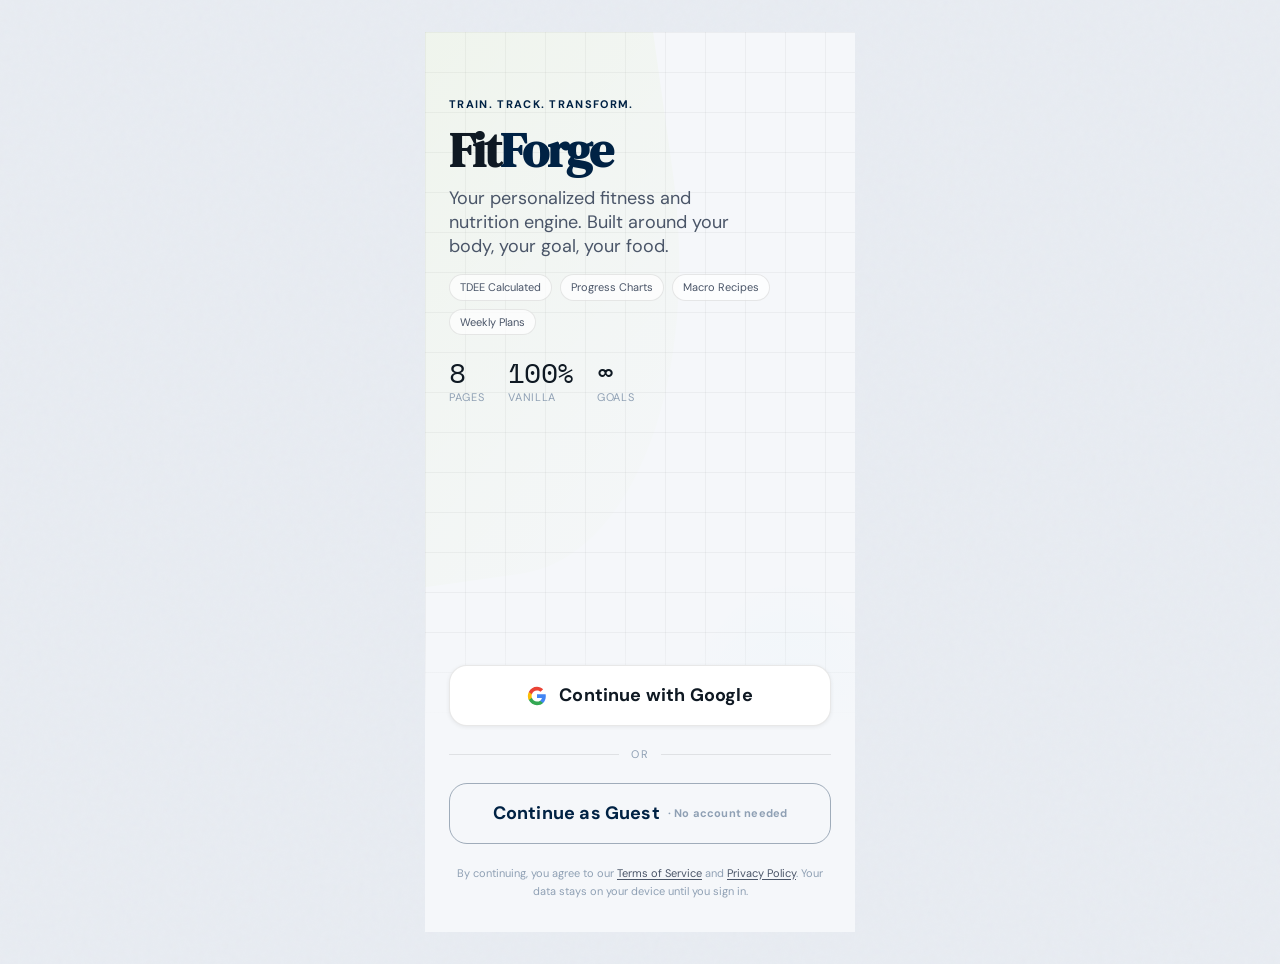
<file: index.html>
<!DOCTYPE html>
<html lang="en">
<head>
 <meta charset="UTF-8">
 <meta name="viewport" content="width=device-width, initial-scale=1.0, viewport-fit=cover">
 <meta name="theme-color" content="#090b10">
 <meta name="description" content="FitForge — AI-powered fitness and nutrition tracking">
 <meta name="apple-mobile-web-app-capable" content="yes">
 <meta name="apple-mobile-web-app-status-bar-style" content="black-translucent">

 <link rel="preconnect" href="https://fonts.googleapis.com">
 <link rel="preconnect" href="https://fonts.gstatic.com" crossorigin>
 <link href="https://fonts.googleapis.com/css2?family=DM+Serif+Display:ital@0;1&family=Space+Mono:wght@400;700&family=DM+Sans:wght@400;500;700&display=swap" rel="stylesheet">

 <link rel="stylesheet" href="styles-light-full.css">
 

 <title>FitForge — Sign In</title>

 <style>
 /* ── ADDITIONAL LOGIN-SPECIFIC STYLES ──────────────────────── */

 /* Google logo SVG inline */
 .google-logo {
 width: 20px;
 height: 20px;
 flex-shrink: 0;
 }

 /* Animated shimmer on the logo */
 @keyframes logoPulse {
 0%, 100% { text-shadow: 0 0 0 transparent; }
 50% { text-shadow: 0 0 30px rgba(0,34,68,0.2); }
 }

 .login-hero__logo {
 animation: logoPulse 4s ease-in-out infinite;
 }

 /* Stat counters in the hero */
 .login-stats {
 display: flex;
 gap: var(--space-6);
 margin-top: var(--space-6);
 }

 .login-stat__value {
 font-family: var(--font-mono);
 font-size: var(--text-xl);
 color: var(--color-text-primary);
 line-height: 1;
 letter-spacing: -0.03em;
 }

 .login-stat__label {
 font-size: var(--text-xs);
 color: var(--color-text-muted);
 text-transform: uppercase;
 letter-spacing: 0.06em;
 margin-top: 2px;
 }

 /* Error message */
 .login-error {
 background: var(--color-danger-glow);
 border: 1px solid rgba(239,68,68,0.2);
 border-radius: var(--radius-md);
 padding: var(--space-3) var(--space-4);
 font-size: var(--text-sm);
 color: var(--color-danger);
 text-align: center;
 display: none;
 }
 .login-error.is-visible { display: block; }
 </style>
</head>

<body>
 <!--
 LOGIN PAGE LAYOUT NOTE:
 This page does NOT use the .app-shell wrapper used by other pages.
 It's a full-viewport layout because it's a standalone entry screen.
 Other pages use .app-shell to create the 430px phone-frame constraint.
 -->
 <div class="login-page">

 <!-- Decorative background layers -->
 <div class="login-page__bg" aria-hidden="true">
 <div class="login-page__bg-grid"></div>
 <div class="login-page__bg-shard"></div>
 <!-- Secondary diagonal accent -->
 <div style="
 position:absolute; bottom:-10%; right:-15%;
 width:60%; height:50%;
 background: radial-gradient(ellipse, rgba(0,200,255,0.04) 0%, transparent 70%);
 border-radius:50%;
 "></div>
 </div>

 <!-- ══════════════════════════════════════════════════
 HERO — Brand section at top of screen
 ════════════════════════════════════════════════ -->
 <div class="login-hero" role="banner">
 <p class="login-hero__eyebrow">Train. Track. Transform.</p>

 <h1 class="login-hero__logo">Fit<span>Forge</span></h1>

 <p class="login-hero__tagline">
 Your personalized fitness and nutrition engine.
 Built around your body, your goal, your food.
 </p>

 <!-- App feature pills -->
 <div class="login-features" role="list">
 <div class="login-feature-pill" role="listitem">TDEE Calculated</div>
 <div class="login-feature-pill" role="listitem">Progress Charts</div>
 <div class="login-feature-pill" role="listitem">Macro Recipes</div>
 <div class="login-feature-pill" role="listitem">Weekly Plans</div>
 </div>

 <!-- Vanity stats (static demo numbers) -->
 <div class="login-stats" aria-label="App statistics">
 <div>
 <div class="login-stat__value">8</div>
 <div class="login-stat__label">Pages</div>
 </div>
 <div>
 <div class="login-stat__value">100%</div>
 <div class="login-stat__label">Vanilla</div>
 </div>
 <div>
 <div class="login-stat__value">∞</div>
 <div class="login-stat__label">Goals</div>
 </div>
 </div>
 </div>

 <!-- ══════════════════════════════════════════════════
 LOGIN PANEL — Auth controls at bottom of screen
 ════════════════════════════════════════════════ -->
 <div class="login-panel" role="main">

 <!-- Error message (hidden by default, shown on failed auth) -->
 <div class="login-error" id="login-error" role="alert" aria-live="polite"></div>

 <!-- Primary CTA: Google Sign-In -->
 <button
 class="btn btn--secondary btn--lg btn--full btn--google"
 id="btn-google-signin"
 aria-label="Sign in with Google"
 onclick="handleGoogleSignIn()"
 >
 <!--
 Google logo SVG inline.
 Using the official Google "G" logo colors (not a third-party import).
 This is safe to inline in vanilla HTML.
 -->
 <svg class="google-logo" viewBox="0 0 24 24" xmlns="http://www.w3.org/2000/svg" aria-hidden="true">
 <path d="M22.56 12.25c0-.78-.07-1.53-.2-2.25H12v4.26h5.92c-.26 1.37-1.04 2.53-2.21 3.31v2.77h3.57c2.08-1.92 3.28-4.74 3.28-8.09z" fill="#4285F4"/>
 <path d="M12 23c2.97 0 5.46-.98 7.28-2.66l-3.57-2.77c-.98.66-2.23 1.06-3.71 1.06-2.86 0-5.29-1.93-6.16-4.53H2.18v2.84C3.99 20.53 7.7 23 12 23z" fill="#34A853"/>
 <path d="M5.84 14.09c-.22-.66-.35-1.36-.35-2.09s.13-1.43.35-2.09V7.07H2.18C1.43 8.55 1 10.22 1 12s.43 3.45 1.18 4.93l2.85-2.22.81-.62z" fill="#FBBC05"/>
 <path d="M12 5.38c1.62 0 3.06.56 4.21 1.64l3.15-3.15C17.45 2.09 14.97 1 12 1 7.7 1 3.99 3.47 2.18 7.07l3.66 2.84c.87-2.6 3.3-4.53 6.16-4.53z" fill="#EA4335"/>
 </svg>
 Continue with Google
 </button>

 <!-- Divider -->
 <div class="login-divider" aria-hidden="true">
 <div class="login-divider__line"></div>
 <span class="login-divider__text">or</span>
 <div class="login-divider__line"></div>
 </div>

 <!-- Secondary CTA: Guest / demo mode -->
 <button
 class="btn btn--ghost btn--lg btn--full"
 id="btn-guest"
 aria-label="Continue without signing in (demo mode)"
 onclick="handleGuestMode()"
 >
 <span>Continue as Guest</span>
 <span style="font-size:var(--text-xs); color:var(--color-text-muted);">· No account needed</span>
 </button>

 <!-- Legal disclaimer -->
 <p class="login-legal">
 By continuing, you agree to our
 <a href="#" onclick="return false;">Terms of Service</a>
 and
 <a href="#" onclick="return false;">Privacy Policy</a>.
 Your data stays on your device until you sign in.
 </p>

 </div><!-- end .login-panel -->
 </div><!-- end .login-page -->

 <!--
 script.js loaded LAST so CONFIG, AppState, Router, etc.
 are all available when the inline script below runs.
 -->
 <script src="script-merged.js"></script>
 

 <script>
 /**
 * ============================================================
 * LOGIN PAGE SCRIPT
 * login.html — inline script
 *
 * ROUTING LOGIC (runs immediately on page load):
 *
 * Check 1: Is there an auth token in localStorage?
 * No → Stay on login page (user must sign in)
 * Yes → Check 2:
 *
 * Check 2: Is there a completed UserProfile?
 * No → Redirect to onboarding.html (new user, logged in)
 * Yes → Redirect to index.html (returning user, all set)
 *
 * Python analogy: this is like middleware in a Flask app —
 * it runs before the page renders and redirects if conditions
 * aren't met.
 * ============================================================
 */

 /* ─── IMMEDIATE ROUTING CHECK ───────────────────────────────
 Runs synchronously before the DOM renders (no flash of
 the login UI for already-authenticated users).
 ─────────────────────────────────────────────────────────── */
 (function checkExistingAuth() {
 const token = localStorage.getItem(CONFIG.STORAGE_KEYS.AUTH_TOKEN);
 const profile = AppState.getProfile();

 if (token && profile?.onboardingComplete) {
 // Returning user: fully set up → go straight to dashboard
 window.location.replace('dashboard.html');
 return;
 }

 if (token && !profile?.onboardingComplete) {
 // New user: signed in but hasn't finished onboarding
 window.location.replace('onboarding.html');
 return;
 }

 // No token → stay on login page (do nothing)
 })();


 /* ─── GOOGLE SIGN-IN HANDLER ────────────────────────────────
 Called when user taps the "Continue with Google" button.
 ─────────────────────────────────────────────────────────── */
 async function handleGoogleSignIn() {
 const btn = document.getElementById('btn-google-signin');
 hideError();

 // Show loading state — btn--loading class hides text and shows spinner
 btn.classList.add('btn--loading');
 btn.disabled = true;

 try {
 // Call the placeholder (returns mock user data in Phase 3)
 // In production, Supabase triggers an OAuth redirect here.
 // The user would leave the page, sign in at Google, then
 // return to a callback URL that sets the session.
 const { user, session } = await SupabaseAPI.signInWithGoogle();

 // Store the auth token in localStorage
 // In production, Supabase auto-manages this via supabase.auth.onAuthStateChange()
 localStorage.setItem(CONFIG.STORAGE_KEYS.AUTH_TOKEN, session.access_token);

 // Store the mock user object in AppState
 AppState.set('user', user);

 // Now check if this user has completed onboarding
 const existingProfile = await SupabaseAPI.getProfile(user.id);

 if (existingProfile?.onboardingComplete) {
 // Returning user → update AppState and go to dashboard
 await AppState.saveProfile(existingProfile);
 window.location.replace('dashboard.html');
 } else {
 // New user → go to onboarding
 window.location.replace('onboarding.html');
 }

 } catch (error) {
 console.error('Google sign-in failed:', error);
 showError('Sign-in failed. Please try again or use Guest mode.');
 btn.classList.remove('btn--loading');
 btn.disabled = false;
 }
 }


 /* ─── GUEST MODE HANDLER ────────────────────────────────────
 Creates a local-only "guest" session — no real auth.
 Perfect for demoing the app without a backend.
 ─────────────────────────────────────────────────────────── */
 function handleGuestMode() {
 // Create a guest token (not a real JWT — just a flag)
 const guestToken = `guest-${Date.now()}`;
 localStorage.setItem(CONFIG.STORAGE_KEYS.AUTH_TOKEN, guestToken);

 // Check if onboarding was previously completed (guest may have done this before)
 const existingProfile = AppState.getProfile();

 if (existingProfile?.onboardingComplete) {
 // Guest has completed onboarding in a previous session
 window.location.replace('dashboard.html');
 } else {
 // First time → go to onboarding
 window.location.replace('onboarding.html');
 }
 }


 /* ─── UI HELPERS (local to this page) ──────────────────────
 ─────────────────────────────────────────────────────────── */
 function showError(message) {
 const errorEl = document.getElementById('login-error');
 if (errorEl) {
 errorEl.textContent = message;
 errorEl.classList.add('is-visible');
 }
 }

 function hideError() {
 const errorEl = document.getElementById('login-error');
 if (errorEl) errorEl.classList.remove('is-visible');
 }
 </script>
</body>
</html>
</file>
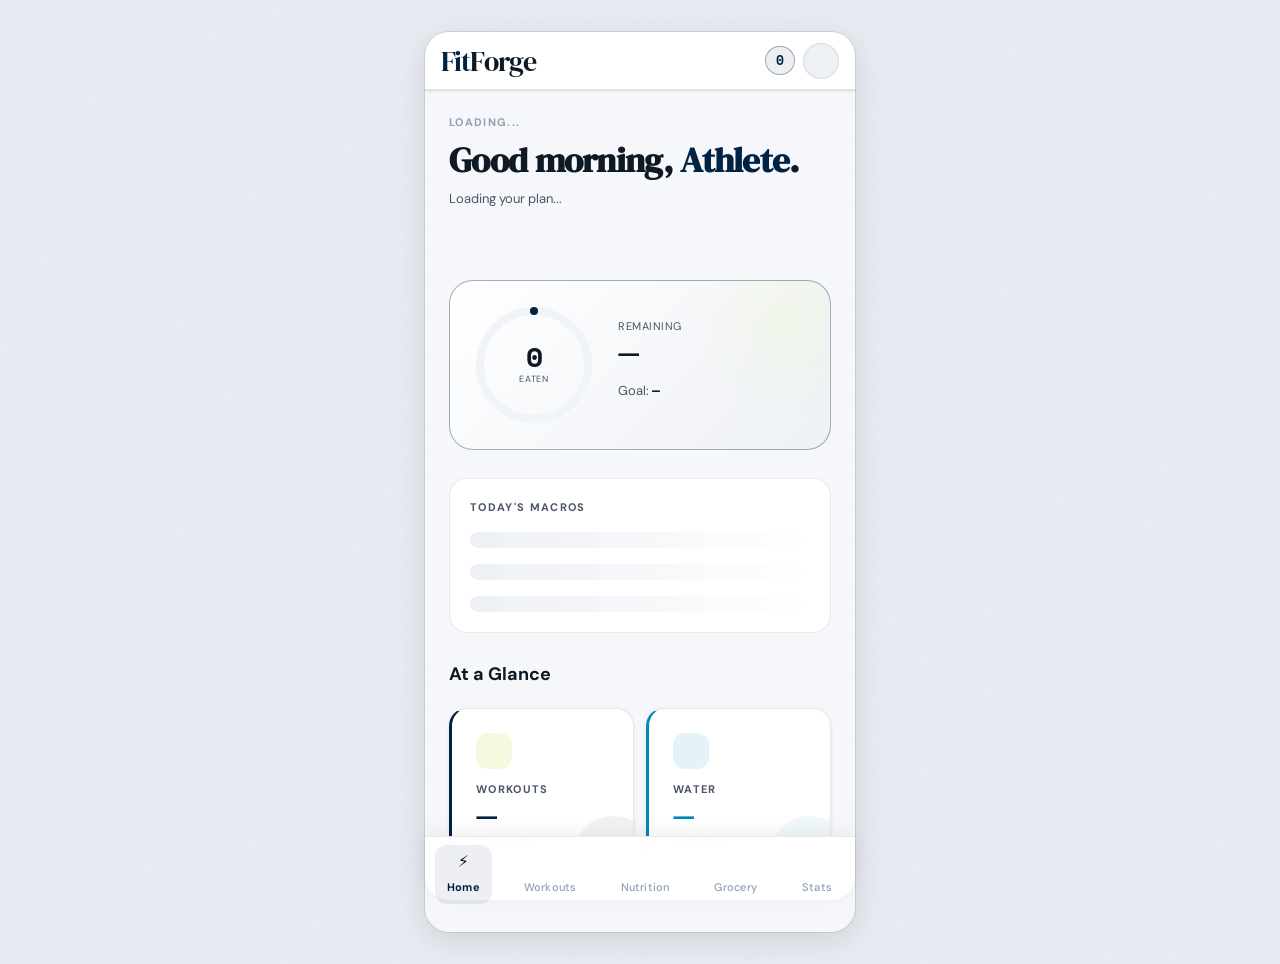
<file: dashboard.html>
<!DOCTYPE html>
<html lang="en">
<head>
 <meta charset="UTF-8">
 <meta name="viewport" content="width=device-width, initial-scale=1.0, viewport-fit=cover">
 <meta name="theme-color" content="#090b10">
 <meta name="description" content="FitForge Dashboard — Your daily fitness and nutrition overview">

 <!-- PWA manifest (create manifest.json separately) -->
 <link rel="manifest" href="manifest.json">

 <!-- Google Fonts: DM Serif Display + Space Mono + DM Sans -->
 <link rel="preconnect" href="https://fonts.googleapis.com">
 <link rel="preconnect" href="https://fonts.gstatic.com" crossorigin>
 <link href="https://fonts.googleapis.com/css2?family=DM+Serif+Display:ital@0;1&family=Space+Mono:wght@400;700&family=DM+Sans:wght@400;500;700&display=swap" rel="stylesheet">

 <link rel="stylesheet" href="styles-light-full.css">

 <title>FitForge — Dashboard</title>

 <!-- Page-specific styles, scoped to this page's components -->
 <style>
 /* ── HERO GREETING SECTION ─────────────────────────────────── */

 .hero {
 padding: var(--space-6) 0 var(--space-4);
 }

 .hero__date {
 font-size: var(--text-xs);
 font-weight: var(--weight-bold);
 letter-spacing: var(--tracking-widest);
 text-transform: uppercase;
 color: var(--color-text-muted);
 margin-bottom: var(--space-2);
 }

 .hero__greeting {
 font-family: var(--font-display);
 font-size: var(--text-2xl);
 color: var(--color-text-primary);
 line-height: var(--leading-tight);
 letter-spacing: var(--tracking-tight);
 }

 .hero__greeting em {
 color: var(--color-accent);
 font-style: normal;
 }

 .hero__sub {
 margin-top: var(--space-2);
 font-size: var(--text-sm);
 color: var(--color-text-secondary);
 }

 /* ── CALORIE RING CARD ────────────────────────────────────── */

 .calorie-card {
 background: linear-gradient(135deg, var(--color-bg-surface) 0%, var(--color-bg-elevated) 100%);
 border: 1px solid var(--color-border-accent);
 border-radius: var(--radius-xl);
 padding: var(--space-6);
 display: flex;
 align-items: center;
 gap: var(--space-6);
 position: relative;
 overflow: hidden;
 }

 /* Decorative lime radial gradient background on the card */
 .calorie-card::before {
 content: '';
 position: absolute;
 top: -60px;
 right: -60px;
 width: 200px;
 height: 200px;
 border-radius: 50%;
 background: radial-gradient(circle, rgba(200, 255, 0, 0.06) 0%, transparent 70%);
 pointer-events: none;
 }

 .calorie-card__ring-wrap {
 position: relative;
 width: 120px;
 height: 120px;
 flex-shrink: 0;
 }

 /* SVG donut ring — drawn via stroke-dasharray technique */
 .calorie-ring {
 width: 120px;
 height: 120px;
 transform: rotate(-90deg); /* Start from top, not right */
 }

 .calorie-ring__track {
 fill: none;
 stroke: var(--color-bg-input);
 stroke-width: 8;
 }

 .calorie-ring__fill {
 fill: none;
 stroke: var(--color-accent);
 stroke-width: 8;
 stroke-linecap: round;
 /* Animated via JS: stroke-dasharray controls the "progress" */
 stroke-dasharray: 0 339; /* circumference = 2π × r = 2π × 54 ≈ 339 */
 transition: stroke-dasharray 1.2s cubic-bezier(0.4, 0, 0.2, 1);
 }

 .calorie-card__ring-center {
 position: absolute;
 inset: 0;
 display: flex;
 flex-direction: column;
 align-items: center;
 justify-content: center;
 }

 .calorie-card__cal-consumed {
 font-family: var(--font-mono);
 font-size: var(--text-xl);
 font-weight: var(--weight-bold);
 color: var(--color-text-primary);
 line-height: 1;
 }

 .calorie-card__cal-label {
 font-size: 9px;
 letter-spacing: 0.08em;
 text-transform: uppercase;
 color: var(--color-text-secondary);
 margin-top: 2px;
 }

 .calorie-card__info {
 flex: 1;
 display: flex;
 flex-direction: column;
 gap: var(--space-3);
 }

 .calorie-card__target-line {
 font-size: var(--text-sm);
 color: var(--color-text-secondary);
 }

 .calorie-card__target-line strong {
 font-family: var(--font-mono);
 color: var(--color-accent);
 }

 .calorie-card__remaining {
 font-family: var(--font-mono);
 font-size: var(--text-2xl);
 color: var(--color-text-primary);
 line-height: 1;
 letter-spacing: -0.03em;
 }

 .calorie-card__remaining-label {
 font-size: var(--text-xs);
 color: var(--color-text-secondary);
 letter-spacing: 0.05em;
 text-transform: uppercase;
 }

 /* ── MACRO SUMMARY CARD ───────────────────────────────────── */

 .macro-card {
 background-color: var(--color-bg-surface);
 border: 1px solid var(--color-border);
 border-radius: var(--radius-lg);
 padding: var(--space-5);
 }

 .macro-card__title {
 font-size: var(--text-xs);
 font-weight: var(--weight-bold);
 letter-spacing: var(--tracking-widest);
 text-transform: uppercase;
 color: var(--color-text-secondary);
 margin-bottom: var(--space-4);
 }

 .macro-bars {
 display: flex;
 flex-direction: column;
 gap: var(--space-4);
 }

 .macro-item {
 display: grid;
 /* Icon | Name | Bar | Values */
 grid-template-columns: 10px 56px 1fr auto;
 align-items: center;
 gap: var(--space-3);
 }

 .macro-item__dot {
 width: 8px;
 height: 8px;
 border-radius: 50%;
 flex-shrink: 0;
 }

 .macro-item__name {
 font-size: var(--text-sm);
 font-weight: var(--weight-medium);
 color: var(--color-text-secondary);
 }

 .macro-item__bar-wrap {
 height: 4px;
 background: var(--color-bg-input);
 border-radius: var(--radius-full);
 overflow: hidden;
 }

 .macro-item__bar-fill {
 height: 100%;
 border-radius: var(--radius-full);
 width: 0; /* Animated by JS */
 transition: width 1s cubic-bezier(0.4, 0, 0.2, 1);
 }

 .macro-item__values {
 font-family: var(--font-mono);
 font-size: var(--text-xs);
 color: var(--color-text-secondary);
 white-space: nowrap;
 }

 /* ── QUICK STAT CARDS (2-column grid) ────────────────────── */

 .quick-stats {
 display: grid;
 grid-template-columns: 1fr 1fr;
 gap: var(--space-3);
 }

 /* ── TODAY'S WORKOUT CARD ─────────────────────────────────── */

 .workout-today-card {
 background: linear-gradient(135deg, #0f1a2e 0%, #111621 100%);
 border: 1px solid rgba(0, 200, 255, 0.15);
 border-radius: var(--radius-lg);
 padding: var(--space-5);
 display: flex;
 justify-content: space-between;
 align-items: center;
 gap: var(--space-4);
 cursor: pointer;
 transition: border-color var(--transition-normal);
 }

 .workout-today-card:hover {
 border-color: rgba(0, 200, 255, 0.3);
 }

 .workout-today-card__badge {
 display: inline-flex;
 align-items: center;
 gap: var(--space-2);
 background: var(--color-blue-glow);
 border: 1px solid rgba(0, 200, 255, 0.2);
 border-radius: var(--radius-full);
 padding: 3px 10px;
 font-size: var(--text-xs);
 font-weight: var(--weight-bold);
 color: var(--color-blue);
 margin-bottom: var(--space-3);
 width: fit-content;
 letter-spacing: 0.05em;
 text-transform: uppercase;
 }

 .workout-today-card__name {
 font-family: var(--font-display);
 font-size: var(--text-xl);
 color: var(--color-text-primary);
 line-height: var(--leading-tight);
 }

 .workout-today-card__meta {
 font-size: var(--text-sm);
 color: var(--color-text-secondary);
 margin-top: var(--space-2);
 }

 .workout-today-card__arrow {
 width: 42px;
 height: 42px;
 border-radius: var(--radius-full);
 background: var(--color-blue-glow);
 border: 1px solid rgba(0, 200, 255, 0.2);
 display: flex;
 align-items: center;
 justify-content: center;
 font-size: 18px;
 flex-shrink: 0;
 transition: transform var(--transition-spring);
 }

 .workout-today-card:hover .workout-today-card__arrow {
 transform: translateX(3px);
 }

 /* ── RECENT ACTIVITY LIST ─────────────────────────────────── */

 .activity-list {
 display: flex;
 flex-direction: column;
 gap: var(--space-1);
 }

 .activity-item {
 display: flex;
 align-items: center;
 gap: var(--space-3);
 padding: var(--space-3) var(--space-4);
 background: var(--color-bg-surface);
 border-radius: var(--radius-md);
 border: 1px solid transparent;
 transition: border-color var(--transition-fast);
 }

 .activity-item:hover {
 border-color: var(--color-border);
 }

 .activity-item__icon {
 width: 34px;
 height: 34px;
 border-radius: var(--radius-sm);
 background: var(--color-bg-elevated);
 display: flex;
 align-items: center;
 justify-content: center;
 font-size: 16px;
 flex-shrink: 0;
 }

 .activity-item__info {
 flex: 1;
 min-width: 0;
 }

 .activity-item__title {
 font-size: var(--text-sm);
 font-weight: var(--weight-medium);
 color: var(--color-text-primary);
 white-space: nowrap;
 overflow: hidden;
 text-overflow: ellipsis;
 }

 .activity-item__time {
 font-size: var(--text-xs);
 color: var(--color-text-muted);
 margin-top: 1px;
 }

 .activity-item__value {
 font-family: var(--font-mono);
 font-size: var(--text-sm);
 color: var(--color-text-secondary);
 white-space: nowrap;
 }

 /* ── WATER TRACKER ────────────────────────────────────────── */

 .water-tracker {
 background: var(--color-bg-surface);
 border: 1px solid var(--color-border);
 border-radius: var(--radius-lg);
 padding: var(--space-5);
 }

 .water-tracker__header {
 display: flex;
 justify-content: space-between;
 align-items: center;
 margin-bottom: var(--space-4);
 }

 .water-tracker__cups {
 display: flex;
 gap: var(--space-2);
 flex-wrap: wrap;
 }

 /* Each cup button — tap to log water */
 .water-cup {
 width: 36px;
 height: 36px;
 border-radius: var(--radius-sm);
 border: 1.5px solid var(--color-border);
 background: var(--color-bg-input);
 cursor: pointer;
 display: flex;
 align-items: center;
 justify-content: center;
 font-size: 16px;
 transition: all var(--transition-fast);
 user-select: none;
 }

 .water-cup.is-filled {
 background: var(--color-blue-glow);
 border-color: var(--color-blue);
 animation: scaleIn var(--transition-spring) both;
 }

 .water-cup:hover:not(.is-filled) {
 border-color: rgba(0, 200, 255, 0.4);
 }

 /* ── PHASE TRACKER BANNER ─────────────────────────────────── */
 .phase-banner {
 border-radius: var(--radius-lg);
 padding: var(--space-4) var(--space-5);
 display: flex;
 align-items: center;
 gap: var(--space-4);
 border: 1px solid;
 }
 .phase-banner--active { background: rgba(0,34,68,0.07); border-color: rgba(80,160,0,0.25); }
 .phase-banner--deload { background: rgba(0,136,187,0.07); border-color: rgba(0,136,187,0.25); }
 .phase-banner--reassess { background: rgba(245,158,11,0.08); border-color: rgba(194,112,10,0.3); }
 .phase-banner--complete { background: rgba(220,38,38,0.06); border-color: rgba(220,38,38,0.25); }

 .phase-banner__icon { font-size: 24px; flex-shrink: 0; }
 .phase-banner__body { flex: 1; }
 .phase-banner__label {
 font-size: var(--text-xs); font-weight: var(--weight-bold);
 letter-spacing: var(--tracking-widest); text-transform: uppercase;
 margin-bottom: 2px;
 }
 .phase-banner--active .phase-banner__label { color: var(--color-accent-text); }
 .phase-banner--deload .phase-banner__label { color: var(--color-blue); }
 .phase-banner--reassess .phase-banner__label { color: var(--color-warning); }
 .phase-banner--complete .phase-banner__label { color: var(--color-danger); }

 .phase-banner__title { font-size: var(--text-base); font-weight: var(--weight-bold); color: var(--color-text-primary); }
 .phase-banner__sub { font-size: var(--text-xs); color: var(--color-text-secondary); margin-top: 2px; }

 .phase-progress-bar {
 height: 3px; background: rgba(0,0,0,0.08); border-radius: var(--radius-full);
 overflow: hidden; margin-top: var(--space-3);
 }
 .phase-progress-bar__fill {
 height: 100%; border-radius: var(--radius-full);
 background: var(--color-accent); transition: width 1s ease;
 }

 .eval-tip-card {
 background: var(--color-bg-surface);
 border: 1px solid var(--color-border);
 border-left: 3px solid var(--color-accent);
 border-radius: var(--radius-md);
 padding: var(--space-4);
 }
 .eval-tip-card__label {
 font-size: var(--text-xs); font-weight: var(--weight-bold);
 letter-spacing: var(--tracking-widest); text-transform: uppercase;
 color: var(--color-accent-text); margin-bottom: var(--space-2);
 }
 .eval-tip-card__text { font-size: var(--text-sm); color: var(--color-text-secondary); line-height: var(--leading-relaxed); }
 .eval-tip-card__metric { font-size: var(--text-sm); color: var(--color-text-primary); font-weight: var(--weight-medium); margin-top: var(--space-2); }
 </style>
</head>

<body>
 <div class="app-shell">

 <!-- ════════════════════════════════════════════════════
 TOP HEADER
 ═════════════════════════════════════════════════ -->
 <header class="app-header">
 <div class="app-header__logo">Fit<span>Forge</span></div>

 <div style="display:flex; gap:8px; align-items:center;">
 <!-- Streak counter badge -->
 <div style="display:flex; align-items:center; gap:5px; background:var(--color-accent-subtle); border:1px solid var(--color-border-accent); border-radius:var(--radius-full); padding:4px 10px;">
 
 <span id="streak-count" style="font-family:var(--font-mono); font-size:var(--text-sm); font-weight:700; color:var(--color-accent);">0</span>
 </div>

 <!-- Avatar / profile button -->
 <button class="app-header__action" aria-label="Open profile menu" onclick="window.location.href='settings.html'">
 
 </button>
 </div>
 </header>

 <!-- ════════════════════════════════════════════════════
 MAIN PAGE CONTENT
 All sections below are inside the scrollable area.
 ═════════════════════════════════════════════════ -->
 <main class="page-content" id="page-content">

 <!-- SECTION 1: Hero Greeting -->
 <section class="hero">
 <p class="hero__date" id="today-date">Loading...</p>
 <h1 class="hero__greeting">
 Good <span id="time-of-day">morning</span>,
 <em id="user-name">Athlete</em>.
 </h1>
 <p class="hero__sub" id="goal-summary">Loading your plan...</p>
 </section>


 <!-- PHASE TRACKER BANNER -->
 <section aria-label="Phase progress" id="phase-section"></section>

 <!-- SECTION 2: Calorie Ring Card -->
 <section aria-label="Calorie summary">
 <div class="calorie-card">

 <!-- Donut ring: stroke-dasharray progress technique -->
 <div class="calorie-card__ring-wrap">
 <svg class="calorie-ring" viewBox="0 0 120 120" aria-hidden="true">
 <!-- Background track circle -->
 <circle class="calorie-ring__track" cx="60" cy="60" r="54"/>
 <!-- Foreground progress circle — animated by JS -->
 <circle class="calorie-ring__fill" id="calorie-ring-fill" cx="60" cy="60" r="54"/>
 </svg>

 <!-- Centered text inside the ring -->
 <div class="calorie-card__ring-center">
 <span class="calorie-card__cal-consumed" id="cal-consumed">0</span>
 <span class="calorie-card__cal-label">eaten</span>
 </div>
 </div>

 <!-- Text info to the right of the ring -->
 <div class="calorie-card__info">
 <div>
 <div class="calorie-card__remaining-label">Remaining</div>
 <div class="calorie-card__remaining" id="cal-remaining">—</div>
 </div>
 <div class="calorie-card__target-line">
 Goal: <strong id="cal-target">—</strong>
 </div>
 <div id="calorie-status-badge"></div>
 </div>
 </div>
 </section>

 <!-- SECTION 3: Macro Progress Bars -->
 <section aria-label="Macronutrient breakdown">
 <div class="macro-card">
 <p class="macro-card__title">Today's Macros</p>

 <div class="macro-bars" id="macro-bars">
 <!-- Macro items injected by JS -->
 <!-- Skeleton placeholders while loading -->
 <div class="skeleton skeleton--text" style="height:16px; width:100%;"></div>
 <div class="skeleton skeleton--text" style="height:16px; width:100%;"></div>
 <div class="skeleton skeleton--text" style="height:16px; width:100%;"></div>
 </div>
 </div>
 </section>

 <!-- SECTION 4: Quick Stats Grid -->
 <section aria-label="Quick stats">
 <div class="section-header">
 <h2 class="section-header__title">At a Glance</h2>
 </div>

 <div class="quick-stats" id="quick-stats">
 <!-- Metric Card 1: Workouts this week -->
 <div class="metric-card" id="card-workouts">
 <div class="metric-card__icon metric-card__icon--lime"></div>
 <div>
 <div class="metric-card__label">Workouts</div>
 <div class="metric-card__value metric-card__value--accent" id="workouts-count">—</div>
 <div class="metric-card__sub">this week</div>
 </div>
 <div class="metric-card__bg-circle" style="background:var(--color-accent);"></div>
 </div>

 <!-- Metric Card 2: Water intake -->
 <div class="metric-card" id="card-water">
 <div class="metric-card__icon metric-card__icon--blue"></div>
 <div>
 <div class="metric-card__label">Water</div>
 <div class="metric-card__value metric-card__value--blue" id="water-oz">—</div>
 <div class="metric-card__sub">oz today</div>
 </div>
 <div class="metric-card__bg-circle" style="background:var(--color-blue);"></div>
 </div>

 <!-- Metric Card 3: Current weight -->
 <div class="metric-card" id="card-weight">
 <div class="metric-card__icon metric-card__icon--amber">⚖</div>
 <div>
 <div class="metric-card__label">Weight</div>
 <div class="metric-card__value metric-card__value--amber" id="current-weight">—</div>
 <div class="metric-card__sub" id="weight-delta">vs. start</div>
 </div>
 <div class="metric-card__bg-circle" style="background:var(--color-warning);"></div>
 </div>

 <!-- Metric Card 4: Streak -->
 <div class="metric-card" id="card-streak">
 <div class="metric-card__icon metric-card__icon--danger"></div>
 <div>
 <div class="metric-card__label">Streak</div>
 <div class="metric-card__value" style="color:var(--color-danger);" id="streak-days">—</div>
 <div class="metric-card__sub">days</div>
 </div>
 <div class="metric-card__bg-circle" style="background:var(--color-danger);"></div>
 </div>
 </div>
 </section>



 <!-- EVALUATION TIP (research-backed, goal-specific) -->
 <section aria-label="How to evaluate your progress" id="eval-tip-section"></section>

 <!-- SECTION 5: Today's Workout -->
 <section aria-label="Today's workout">
 <div class="section-header">
 <h2 class="section-header__title">Today's Workout</h2>
 <a class="section-header__link" href="workouts.html">View Plan →</a>
 </div>

 <div class="workout-today-card" onclick="window.location.href='workouts.html'"
 role="button" tabindex="0" aria-label="Go to today's workout">
 <div>
 <div class="workout-today-card__badge">
 <span>●</span>
 <span id="workout-day-type">Training Day</span>
 </div>
 <div class="workout-today-card__name" id="workout-name">Loading workout...</div>
 <div class="workout-today-card__meta" id="workout-meta">— exercises · — min</div>
 </div>
 <div class="workout-today-card__arrow" aria-hidden="true">→</div>
 </div>
 </section>

 <!-- SECTION 6: Water Tracker -->
 <section aria-label="Water intake tracker">
 <div class="section-header">
 <h2 class="section-header__title">Hydration</h2>
 <span class="section-header__link" id="water-label">0 / 8 cups</span>
 </div>

 <div class="water-tracker">
 <div class="water-tracker__cups" id="water-cups" role="group" aria-label="Water cups tracker">
 <!-- 8 cup buttons injected by JS -->
 </div>
 </div>
 </section>

 <!-- SECTION 7: Recent Activity Feed -->
 <section aria-label="Recent activity">
 <div class="section-header">
 <h2 class="section-header__title">Recent Activity</h2>
 </div>

 <div class="activity-list" id="activity-list">
 <!-- Activity items injected by JS -->
 <div class="skeleton skeleton--card" style="height:56px;"></div>
 <div class="skeleton skeleton--card" style="height:56px;"></div>
 <div class="skeleton skeleton--card" style="height:56px;"></div>
 </div>
 </section>

 <!-- Spacer so last content clears the bottom nav -->
 <div style="height: var(--space-8);"></div>
 </main>

 <!-- Bottom navigation bar — rendered by JS -->
 <div id="bottom-nav-container"></div>

 </div><!-- end .app-shell -->

 <!-- Load global script first (provides AppState, FitnessCalculator, etc.) -->
 <script src="script-merged.js"></script>

 <!-- Page-specific JavaScript for the dashboard -->
 <script>
 /**
 * ============================================================
 * DASHBOARD PAGE SCRIPT
 * index.html — inline script
 *
 * This script is responsible ONLY for the dashboard page.
 * It reads from AppState (populated by script.js) and
 * hydrates the DOM with personalized data.
 * ============================================================
 */

 // ─── Constants for this page ──────────────────────────────
 // Total circumference of the SVG ring (2π × radius 54)
 const RING_CIRCUMFERENCE = 2 * Math.PI * 54; // ≈ 339.29

 // How many water cups we track per day
 const TOTAL_WATER_CUPS = 8;

 // ─── Page State ───────────────────────────────────────────
 // Local state for this page (distinct from AppState).
 // Only data that's dashboard-specific lives here.
 const dashboardState = {
 waterCupsFilled: 0, // How many cups the user has tapped
 dailyLog: null, // Today's DailyLog from the API
 profile: null, // User profile from AppState
 };


 /* ─────────────────────────────────────────────────────────
 INITIALIZATION — called on DOMContentLoaded (via script.js)
 We add our own listener here so it runs after script.js's.
 ─────────────────────────────────────────────────────────── */
 document.addEventListener('DOMContentLoaded', async () => {

 // 1. Get the user profile (stored during onboarding)
 // AppState.getProfile() checks memory first, then localStorage.
 dashboardState.profile = AppState.getProfile();

 // 2. Render the greeting section (fast, sync, no API needed)
 renderGreeting(dashboardState.profile);

 // 3. Build the water cup buttons (interactive, pure DOM)
 renderWaterCups();

 // 4. Fetch today's daily log from the backend (async)
 // While fetching, skeletons are visible (they're in the HTML)
 try {
 const userId = dashboardState.profile?.id ?? 'anonymous';
 const today = UIHelpers.getTodayString();

 dashboardState.dailyLog = await SupabaseAPI.getDailyLog(userId, today);

 // 5. Once we have data, update all the metrics
 renderCalorieRing(dashboardState.dailyLog, dashboardState.profile);
 renderMacroBars(dashboardState.dailyLog, dashboardState.profile);
 renderQuickStats(dashboardState.dailyLog, dashboardState.profile);
 renderWorkoutCard(dashboardState.profile);
 renderActivityFeed(dashboardState.dailyLog);
 renderPhaseBanner(dashboardState.profile);
 renderEvalTip(dashboardState.profile);

 } catch (error) {
 console.error('Dashboard data fetch failed:', error);
 UIHelpers.showToast('Could not load today's data', 'error');
 renderFallbackState();
 }
 });


 /* ─────────────────────────────────────────────────────────
 RENDER: GREETING
 Updates the hero section at the top of the page.
 ─────────────────────────────────────────────────────────── */
 function renderGreeting(profile) {
 // Get the hour to determine time-of-day greeting
 const hour = new Date().getHours();
 const timeLabel = hour < 12 ? 'morning' : hour < 17 ? 'afternoon' : 'evening';

 // Format today's date in a friendly way: "Monday, June 3"
 const dateStr = UIHelpers.formatDate(new Date(), 'long');

 // Update DOM elements using UIHelpers.setText (safe, null-checks)
 UIHelpers.setText('#today-date', dateStr);
 UIHelpers.setText('#time-of-day', timeLabel);
 UIHelpers.setText('#user-name', profile?.name?.split(' ')[0] ?? 'Athlete');

 // Goal-specific motivational subtitle
 const goalMessages = {
 fat_loss: ' You're in a fat loss phase. Stay in the deficit.',
 muscle_gain: ' Building phase active. Hit your protein.',
 maintenance: '⚖ Maintenance mode. Keep up the good work.',
 recomp: ' Recomp phase. Consistency is everything.',
 };
 const goal = profile?.goal ?? 'maintenance';
 UIHelpers.setText('#goal-summary', goalMessages[goal] ?? 'Crush today's plan.');
 }


 /* ─────────────────────────────────────────────────────────
 RENDER: CALORIE RING
 Animates the SVG donut chart and updates calorie numbers.

 The ring uses the "stroke-dasharray" SVG technique:
 - stroke-dasharray: [dash_length] [gap_length]
 - Setting dash_length to (progress/100 × circumference)
 makes the ring appear partially filled.
 ─────────────────────────────────────────────────────────── */
 function renderCalorieRing(log, profile) {
 if (!log || !profile) return;

 // Get the target from the stored nutrition plan on the profile
 const targetCal = profile.calculatedMacros?.targetCalories ?? 2000;
 const consumed = log.caloriesIn ?? 0;
 const remaining = Math.max(0, targetCal - consumed);

 // Calculate the progress percentage (capped at 100%)
 const percent = Math.min(1, consumed / targetCal);
 // The "dash" part of the ring (filled arc length)
 const dashLen = percent * RING_CIRCUMFERENCE;
 // The "gap" part (unfilled arc length)
 const gapLen = RING_CIRCUMFERENCE - dashLen;

 // Update the SVG circle's stroke-dasharray
 // We do this inside requestAnimationFrame so the CSS transition triggers
 const ringFill = document.getElementById('calorie-ring-fill');
 requestAnimationFrame(() => {
 if (ringFill) {
 ringFill.style.strokeDasharray = `${dashLen} ${gapLen}`;

 // Change ring color if over budget
 if (consumed > targetCal) {
 ringFill.style.stroke = 'var(--color-danger)';
 }
 }
 });

 // Update the text inside the ring
 UIHelpers.setText('#cal-consumed', consumed.toLocaleString());
 UIHelpers.setText('#cal-remaining', remaining.toLocaleString());
 UIHelpers.setText('#cal-target', targetCal.toLocaleString());

 // Add a status badge below the target
 const statusContainer = document.getElementById('calorie-status-badge');
 if (statusContainer) {
 if (consumed <= targetCal) {
 statusContainer.innerHTML = `<span class="badge badge--success">On Track</span>`;
 } else {
 statusContainer.innerHTML = `<span class="badge badge--warning">Over Budget</span>`;
 }
 }
 }


 /* ─────────────────────────────────────────────────────────
 RENDER: MACRO BARS
 Creates the three macro progress bars (protein/carbs/fat).
 ─────────────────────────────────────────────────────────── */
 function renderMacroBars(log, profile) {
 const macroContainer = document.getElementById('macro-bars');
 if (!macroContainer || !log || !profile) return;

 // Get targets from profile's stored nutrition plan
 const targets = profile.calculatedMacros ?? {
 proteinG: 180, carbsG: 200, fatG: 60
 };

 // Define the three macro rows with their display config
 const macros = [
 {
 name: 'Protein',
 consumed: log.proteinG ?? 0,
 target: targets.proteinG ?? 180,
 color: 'var(--color-protein)', // lime
 dot: '#002244',
 },
 {
 name: 'Carbs',
 consumed: log.carbsG ?? 0,
 target: targets.carbsG ?? 200,
 color: 'var(--color-carbs)', // blue
 dot: '#00c8ff',
 },
 {
 name: 'Fat',
 consumed: log.fatG ?? 0,
 target: targets.fatG ?? 60,
 color: 'var(--color-fat)', // amber
 dot: '#f59e0b',
 },
 ];

 // Build the HTML for all three macro rows
 // Note: data-fill-percent is read back by the animation code below
 macroContainer.innerHTML = macros.map(macro => {
 const percent = Math.min(100, Math.round((macro.consumed / macro.target) * 100));
 return `
 <div class="macro-item">
 <div class="macro-item__dot" style="background:${macro.dot};"></div>
 <span class="macro-item__name">${macro.name}</span>
 <div class="macro-item__bar-wrap">
 <div
 class="macro-item__bar-fill"
 style="background:${macro.color};"
 data-fill-percent="${percent}"
 ></div>
 </div>
 <span class="macro-item__values">${macro.consumed}g / ${macro.target}g</span>
 </div>
 `;
 }).join('');

 // After the HTML is injected, animate each bar to its fill width.
 // We use requestAnimationFrame to ensure the browser has painted
 // the 0% width before we change it (otherwise the transition won't fire).
 requestAnimationFrame(() => {
 macroContainer.querySelectorAll('[data-fill-percent]').forEach(bar => {
 bar.style.width = `${bar.dataset.fillPercent}%`;
 });
 });
 }


 /* ─────────────────────────────────────────────────────────
 RENDER: QUICK STATS
 Updates the 4 metric cards in the 2x2 grid.
 ─────────────────────────────────────────────────────────── */
 function renderQuickStats(log, profile) {
 // Workout count — from profile's stored streak/week data
 // (In a full app, this would come from a weekly aggregate query)
 const workoutsThisWeek = profile?.weeklyWorkouts ?? 0;
 UIHelpers.setText('#workouts-count', workoutsThisWeek);

 // Water intake in oz
 UIHelpers.setText('#water-oz', log?.waterOz ?? '0');

 // Current weight
 const currentWeight = profile?.weightLbs ?? '—';
 UIHelpers.setText('#current-weight', currentWeight ? `${currentWeight} lb` : '—');

 // Streak days
 const streak = profile?.streakDays ?? 0;
 UIHelpers.setText('#streak-days', streak);
 UIHelpers.setText('#streak-count', streak);

 // Animate metric cards in sequence
 document.querySelectorAll('.metric-card').forEach((card, i) => {
 card.style.animationDelay = `${i * 80}ms`;
 card.classList.add('animate-fade-in-up');
 });
 }


 /* ─────────────────────────────────────────────────────────
 RENDER: WORKOUT CARD
 Shows today's planned workout based on goal + day of week.
 ─────────────────────────────────────────────────────────── */
 function renderWorkoutCard(profile) {
 if (!profile) return;

 // Map day of week (0=Sun) to a workout name based on goal
 const dayOfWeek = new Date().getDay();

 // Simple weekly templates (workouts.html will have the full version)
 const WORKOUT_SCHEDULE = {
 fat_loss: {
 // Sun=0, Mon=1, ... Sat=6
 0: { type: 'Rest Day', name: 'Active Recovery', meta: 'Light walk or stretch · 20–30 min' },
 1: { type: 'Training Day', name: 'Upper Body Circuit', meta: '8 exercises · 45 min' },
 2: { type: 'Training Day', name: 'HIIT Cardio', meta: '6 intervals · 30 min' },
 3: { type: 'Training Day', name: 'Lower Body Strength', meta: '8 exercises · 50 min' },
 4: { type: 'Rest Day', name: 'Mobility & Stretch', meta: 'Foam roll + yoga · 25 min' },
 5: { type: 'Training Day', name: 'Full Body HIIT', meta: '10 exercises · 40 min' },
 6: { type: 'Rest Day', name: 'Rest & Recover', meta: 'You earned it ' },
 },
 muscle_gain: {
 0: { type: 'Rest Day', name: 'Active Recovery', meta: 'Light walk or stretch' },
 1: { type: 'Training Day', name: 'Chest & Triceps', meta: '9 exercises · 60 min' },
 2: { type: 'Training Day', name: 'Back & Biceps', meta: '9 exercises · 60 min' },
 3: { type: 'Rest Day', name: 'Rest Day', meta: 'Prioritize sleep ' },
 4: { type: 'Training Day', name: 'Shoulders & Arms', meta: '8 exercises · 55 min' },
 5: { type: 'Training Day', name: 'Legs & Glutes', meta: '10 exercises · 65 min' },
 6: { type: 'Training Day', name: 'Functional Core', meta: '6 exercises · 35 min' },
 },
 };

 // Default to fat_loss schedule if goal not found
 const goal = profile.goal ?? 'fat_loss';
 const schedule = WORKOUT_SCHEDULE[goal] ?? WORKOUT_SCHEDULE.fat_loss;
 const todayWorkout = schedule[dayOfWeek];

 if (todayWorkout) {
 // Update the workout type badge
 const dayTypeBadge = document.getElementById('workout-day-type');
 if (dayTypeBadge) {
 dayTypeBadge.textContent = todayWorkout.type;

 // Change badge color for rest days
 if (todayWorkout.type === 'Rest Day') {
 dayTypeBadge.closest('.workout-today-card__badge').style.background = 'rgba(74,85,104,0.2)';
 dayTypeBadge.closest('.workout-today-card__badge').style.color = 'var(--color-text-secondary)';
 }
 }

 UIHelpers.setText('#workout-name', todayWorkout.name);
 UIHelpers.setText('#workout-meta', todayWorkout.meta);
 }
 }


 /* ─────────────────────────────────────────────────────────
 RENDER: WATER CUPS
 Creates 8 interactive cup buttons. Tapping fills them.
 ─────────────────────────────────────────────────────────── */
 function renderWaterCups() {
 const cupsContainer = document.getElementById('water-cups');
 if (!cupsContainer) return;

 cupsContainer.innerHTML = '';

 // Create each cup button programmatically
 for (let i = 0; i < TOTAL_WATER_CUPS; i++) {
 const cupBtn = document.createElement('button');
 cupBtn.className = 'water-cup';
 cupBtn.setAttribute('aria-label', `Cup ${i + 1} of ${TOTAL_WATER_CUPS}`);
 cupBtn.setAttribute('aria-pressed', 'false');
 cupBtn.textContent = '';

 // Each cup button toggles its filled state on click
 // Arrow function captures `i` from the outer loop scope
 cupBtn.addEventListener('click', () => handleWaterCupTap(cupBtn, i));

 cupsContainer.appendChild(cupBtn);
 }
 }

 /**
 * Handle a water cup button tap.
 * Fills all cups UP TO AND INCLUDING the tapped cup.
 * (Tap cup 3 → cups 1, 2, 3 are filled)
 *
 * @param {HTMLElement} tappedCup - The button element that was tapped
 * @param {number} index - 0-based index of the tapped cup
 */
 function handleWaterCupTap(tappedCup, index) {
 const allCups = document.querySelectorAll('.water-cup');

 // Determine new fill count:
 // If tapping an already-filled cup at index, toggle it off (fill = index)
 // Otherwise fill up to and including the tapped cup (fill = index + 1)
 const currentlyFilled = dashboardState.waterCupsFilled;
 const newFillCount = (currentlyFilled === index + 1) ? index : index + 1;
 dashboardState.waterCupsFilled = newFillCount;

 // Update each cup's visual state
 allCups.forEach((cup, i) => {
 const shouldFill = i < newFillCount;
 cup.classList.toggle('is-filled', shouldFill);
 cup.setAttribute('aria-pressed', String(shouldFill));
 });

 // Update the label counter
 UIHelpers.setText('#water-label', `${newFillCount} / ${TOTAL_WATER_CUPS} cups`);

 // Show encouraging toast at key milestones
 if (newFillCount === 4) {
 UIHelpers.showToast('Halfway there! Keep hydrating ', 'info');
 } else if (newFillCount === TOTAL_WATER_CUPS) {
 UIHelpers.showToast('Daily water goal hit! ', 'success');
 }

 // TODO: Debounce this and sync to Supabase
 // SupabaseAPI.updateDailyLog({ waterCups: newFillCount });
 }


 /* ─────────────────────────────────────────────────────────
 RENDER: ACTIVITY FEED
 Shows recent logged meals / workout completions.
 ─────────────────────────────────────────────────────────── */
 function renderActivityFeed(log) {
 const feedContainer = document.getElementById('activity-list');
 if (!feedContainer) return;

 // Mock activity items — in production these come from the DailyLog
 const activities = [
 { icon: '', title: 'Breakfast logged', time: '7:32 AM', value: `+${Math.round((log?.caloriesIn ?? 400) * 0.3)} cal` },
 { icon: '', title: 'Workout completed', time: '9:15 AM', value: ' −320 cal' },
 { icon: '', title: 'Lunch logged', time: '12:48 PM', value: `+${Math.round((log?.caloriesIn ?? 400) * 0.4)} cal` },
 { icon: '', title: 'Supplements taken', time: '1:00 PM', value: '' },
 ];

 feedContainer.innerHTML = activities.map(item => `
 <div class="activity-item">
 <div class="activity-item__icon" aria-hidden="true">${UIHelpers.escapeHTML(item.icon)}</div>
 <div class="activity-item__info">
 <div class="activity-item__title">${UIHelpers.escapeHTML(item.title)}</div>
 <div class="activity-item__time">${UIHelpers.escapeHTML(item.time)}</div>
 </div>
 <div class="activity-item__value">${UIHelpers.escapeHTML(item.value)}</div>
 </div>
 `).join('');
 }



 /* ─────────────────────────────────────────────────────────
 RENDER: PHASE TRACKER BANNER
 Shows current week, phase type, progress bar, deload/
 reassessment alerts — all driven by PhaseTracker.
 ─────────────────────────────────────────────────────────── */
 function renderPhaseBanner(profile) {
 const section = document.getElementById('phase-section');
 if (!section || !profile) return;

 const status = PhaseTracker.getStatus(profile);
 const macros = profile.calculatedMacros;
 const weeklyTarget = FitnessCalculator.getWeeklyWeightTarget(profile.goal, profile.weightLbs);

 // Determine which banner variant to show (priority order)
 let variant = 'active';
 let icon = '';
 let label = PhaseTracker.getPhaseLabel(profile.goal);
 let title = `Week ${status.currentWeek}`;
 let sub = '';

 if (status.isPhaseComplete) {
 variant = 'complete';
 icon = '';
 label = 'Phase Complete';
 title = `${status.maxWeeks}-week phase done — time to reassess your goal`;
 sub = 'Consider a 4–8 week maintenance phase before your next block (Melby et al., 2019)';
 } else if (status.isReassessmentDue) {
 variant = 'reassess';
 icon = '';
 label = 'Reassessment Week';
 title = `Week ${status.currentWeek} — Check your progress`;
 sub = 'Review your 7-day rolling average weight and strength log before continuing';
 } else if (status.isDeloadWeek) {
 variant = 'deload';
 icon = '';
 label = 'Deload Week';
 title = `Week ${status.currentWeek} — Reduce volume 40–50%`;
 sub = 'Deload weeks prevent accumulated fatigue and support long-term progress';
 } else {
 title = `Week ${status.currentWeek}${status.maxWeeks ? ' of ' + status.maxWeeks : ''}`;
 sub = weeklyTarget
 ? (profile.goal === 'fat_loss'
 ? `Target: ${Math.abs(weeklyTarget.minLbs)}–${Math.abs(weeklyTarget.maxLbs)} lbs/week loss (7-day avg)`
 : profile.goal === 'muscle_gain'
 ? `Target: +${weeklyTarget.minLbs}–${weeklyTarget.maxLbs} lbs/week gain`
 : profile.goal === 'recomp'
 ? `Scale may not move — track waist + strength instead`
 : `Weight fluctuation of ±2–4 lbs is normal`)
 : '';
 }

 const progressPct = status.progressPercent ?? 0;

 section.innerHTML = `
 <div class="phase-banner phase-banner--${variant}">
 
 <div class="phase-banner__body">
 <div class="phase-banner__label">${label}</div>
 <div class="phase-banner__title">${UIHelpers.escapeHTML(title)}</div>
 ${sub ? `<div class="phase-banner__sub">${UIHelpers.escapeHTML(sub)}</div>` : ''}
 ${status.maxWeeks ? `
 <div class="phase-progress-bar" aria-label="Phase progress: ${progressPct}%">
 <div class="phase-progress-bar__fill" style="width: ${progressPct}%;"></div>
 </div>` : ''}
 </div>
 </div>
 `;
 }


 /* ─────────────────────────────────────────────────────────
 RENDER: EVALUATION TIP
 Research-backed metric guidance per goal.
 ─────────────────────────────────────────────────────────── */
 function renderEvalTip(profile) {
 const section = document.getElementById('eval-tip-section');
 if (!section || !profile) return;

 const metrics = CONFIG.EVALUATION_METRICS[profile.goal];
 if (!metrics) return;

 const citations = {
 fat_loss: 'Kim, 2021',
 muscle_gain: 'Stark et al., 2012',
 recomp: 'Roberts et al., 2020',
 maintenance: 'Melby et al., 2019',
 };

 section.innerHTML = `
 <div class="eval-tip-card">
 <div class="eval-tip-card__label">How to Evaluate — ${citations[profile.goal] ?? ''}</div>
 <div class="eval-tip-card__text">${UIHelpers.escapeHTML(metrics.primary)}</div>
 <div class="eval-tip-card__metric">Target: ${UIHelpers.escapeHTML(metrics.target)}</div>
 ${metrics.avoid ? `<div class="eval-tip-card__text" style="margin-top:6px; color:var(--color-danger);">⚠ Avoid: ${UIHelpers.escapeHTML(metrics.avoid)}</div>` : ''}
 ${metrics.warning ? `<div class="eval-tip-card__text" style="margin-top:6px; color:var(--color-warning);">⚠ ${UIHelpers.escapeHTML(metrics.warning)}</div>` : ''}
 ${metrics.note ? `<div class="eval-tip-card__text" style="margin-top:6px;"> ${UIHelpers.escapeHTML(metrics.note)}</div>` : ''}
 </div>
 `;
 }


 /* ─────────────────────────────────────────────────────────
 FALLBACK: Render when data loading fails
 ─────────────────────────────────────────────────────────── */
 function renderFallbackState() {
 UIHelpers.setText('#cal-consumed', '—');
 UIHelpers.setText('#cal-remaining', '—');
 UIHelpers.setText('#cal-target', '—');

 const macroContainer = document.getElementById('macro-bars');
 if (macroContainer) {
 macroContainer.innerHTML = `
 <p style="color:var(--color-text-muted); font-size:var(--text-sm); text-align:center; padding:var(--space-4);">
 Could not load data. Check your connection.
 </p>
 `;
 }
 }
 </script>
</body>
</html>
</file>
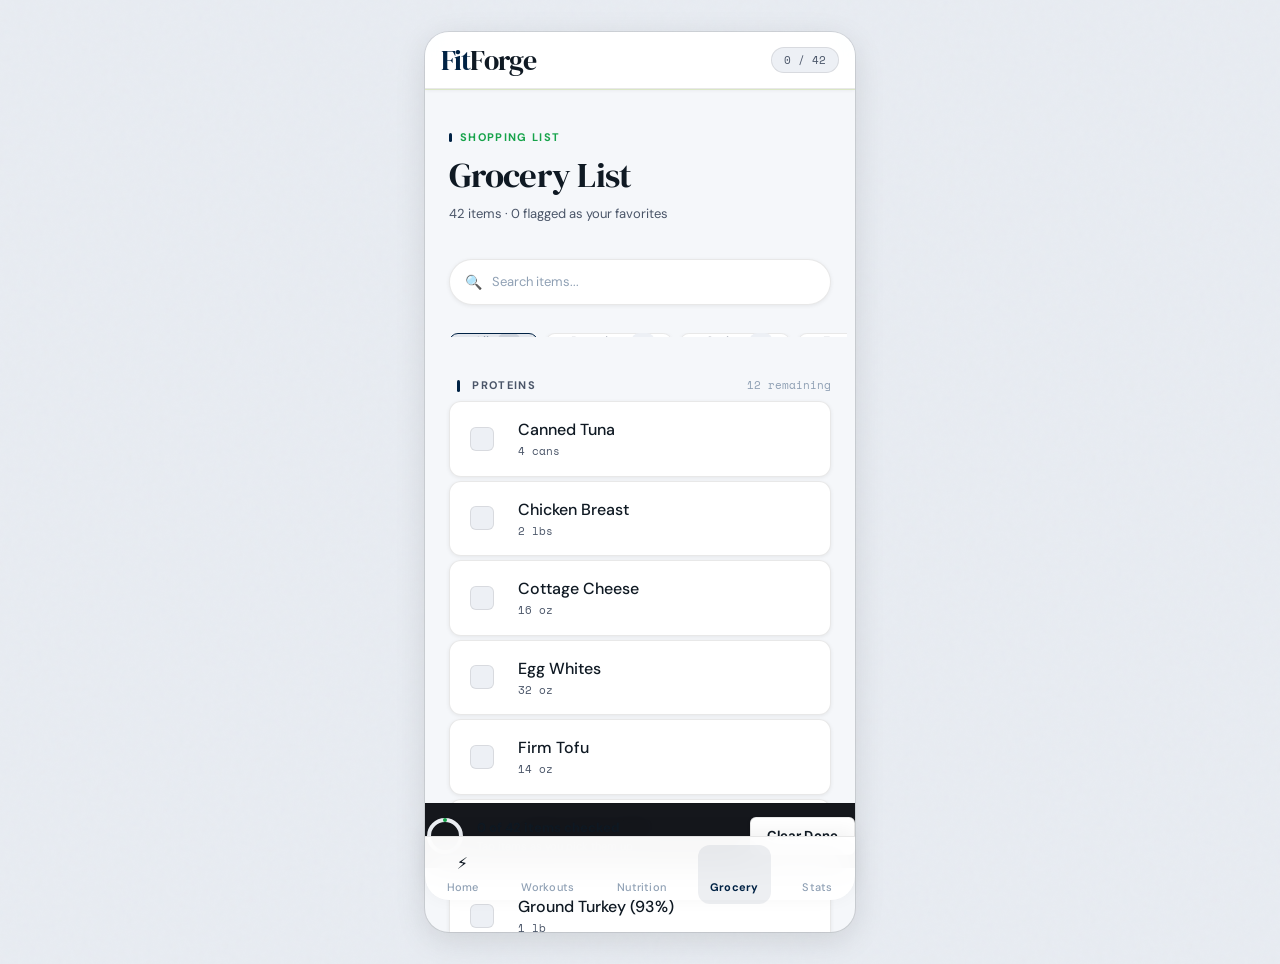
<file: grocery-list.html>
<!DOCTYPE html>
<html lang="en">
<head>
 <meta charset="UTF-8">
 <meta name="viewport" content="width=device-width, initial-scale=1.0, viewport-fit=cover">
 <meta name="theme-color" content="#090b10">
 <link rel="preconnect" href="https://fonts.googleapis.com">
 <link rel="preconnect" href="https://fonts.gstatic.com" crossorigin>
 <link href="https://fonts.googleapis.com/css2?family=DM+Serif+Display:ital@0;1&family=Space+Mono:wght@400;700&family=DM+Sans:wght@400;500;700&display=swap" rel="stylesheet">
 <link rel="stylesheet" href="styles-light-full.css">
 
 <title>FitForge — Grocery List</title>

 <style>
 /* ── PAGE-SPECIFIC STYLES ──────────────────────────────────── */

 /* Fixed floating action bar at bottom (above nav) */
 .grocery-action-bar {
 position: sticky;
 bottom: calc(var(--nav-height) + var(--safe-bottom));
 background: rgba(9,11,16,0.95);
 backdrop-filter: blur(12px);
 border-top: 1px solid var(--color-border);
 padding: var(--space-3) var(--space-4);
 display: flex;
 gap: var(--space-3);
 align-items: center;
 margin: 0 calc(-1 * var(--space-4));
 }

 /* Progress ring: checked items / total items */
 .progress-ring-mini {
 width: 40px;
 height: 40px;
 flex-shrink: 0;
 }

 /* "Add item" form row */
 .add-item-row {
 display: grid;
 grid-template-columns: 1fr auto 80px;
 gap: var(--space-2);
 align-items: start;
 }

 .add-item-row .form-input {
 padding: var(--space-2) var(--space-3);
 font-size: var(--text-sm);
 }

 /* Category color-code the section header left border */
 .grocery-section-header--protein { --section-color: var(--color-protein); }
 .grocery-section-header--carbs { --section-color: var(--color-carbs); }
 .grocery-section-header--fat { --section-color: var(--color-fat); }
 .grocery-section-header--produce { --section-color: var(--color-success); }

 .grocery-section-header__name::before {
 content: '';
 display: inline-block;
 width: 3px;
 height: 12px;
 background: var(--section-color, var(--color-text-muted));
 border-radius: var(--radius-full);
 margin-right: var(--space-2);
 vertical-align: middle;
 }

 /* Empty state when search finds nothing */
 .search-empty {
 text-align: center;
 padding: var(--space-12) var(--space-6);
 color: var(--color-text-muted);
 font-size: var(--text-sm);
 display: none;
 }
 .search-empty.is-visible { display: block; }
 </style>
</head>

<body>
 <div class="app-shell">

 <!-- HEADER -->
 <header class="app-header">
 <div class="app-header__logo">Fit<span>Forge</span></div>
 <div style="display:flex; gap:8px; align-items:center;">
 <!-- Checked count badge -->
 <div style="background:var(--color-bg-elevated); border:1px solid var(--color-border); border-radius:var(--radius-full); padding:4px 12px; display:flex; align-items:center; gap:6px;">
 
 <span id="header-checked-count" style="font-family:var(--font-mono); font-size:var(--text-xs); color:var(--color-text-secondary);">0 / 0</span>
 </div>
 </div>
 </header>

 <main class="page-content" id="page-content" style="overflow:visible;">

 <!-- SECTION 1: Hero -->
 <section style="padding: var(--space-4) 0 var(--space-2);">
 <p class="label" style="color:var(--color-success); margin-bottom:var(--space-2);">Shopping List</p>
 <h1 class="heading-1" style="font-family:var(--font-display); letter-spacing:var(--tracking-tight);">
 Grocery List
 </h1>
 <p style="font-size:var(--text-sm); color:var(--color-text-secondary); margin-top:var(--space-2);" id="grocery-subtitle">
 Loading your personalized list...
 </p>
 </section>

 <!-- SECTION 2: Search -->
 <div class="grocery-search-wrap animate-fade-in-up">
 <input
 type="search"
 class="grocery-search"
 id="grocery-search"
 placeholder="Search items..."
 aria-label="Search grocery items"
 >
 </div>

 <!-- SECTION 3: Category Filter Tabs -->
 <div class="filter-tab-strip animate-fade-in-up" role="tablist" aria-label="Filter by category" id="filter-tab-strip">
 <!-- Tabs rendered by JS so counts are accurate -->
 </div>

 <!-- SECTION 4: Grocery Items (grouped by category) -->
 <div id="grocery-list-container" class="stack stack-sm animate-fade-in-up">
 <!-- Sections injected by JS -->
 <div class="skeleton skeleton--card" style="height:200px;"></div>
 </div>

 <!-- Empty search state -->
 <div class="search-empty" id="search-empty">
 <div style="font-size:32px; margin-bottom:var(--space-3);"></div>
 <div>No items match ""</div>
 </div>

 <!-- SECTION 5: Add New Item Form -->
 <div class="stack stack-sm animate-fade-in-up" style="margin-top: var(--space-2);">
 <p class="label">Add Item</p>
 <div class="add-item-row">
 <div class="form-group" style="margin:0;">
 <input
 type="text"
 class="form-input"
 id="new-item-name"
 placeholder="e.g. Greek Yogurt"
 maxlength="50"
 aria-label="New grocery item name"
 >
 </div>
 <div class="form-group" style="margin:0;">
 <select class="form-select" id="new-item-category" aria-label="Category" style="padding:var(--space-2) var(--space-3);">
 <option value="protein">Protein</option>
 <option value="carbs">Carbs</option>
 <option value="fat">Fat</option>
 <option value="produce">Produce</option>
 </select>
 </div>
 <button
 class="btn btn--primary btn--md"
 onclick="handleAddItem()"
 aria-label="Add item to grocery list"
 style="padding: var(--space-2) var(--space-4); align-self:start;"
 >+ Add</button>
 </div>
 </div>

 <!-- SECTION 6: Sync Status -->
 <div class="sync-status" id="sync-status">
 <div class="sync-status__dot"></div>
 <span id="sync-status-text">Changes saved locally</span>
 </div>

 <!-- Spacer for floating action bar + bottom nav -->
 <div style="height: calc(var(--nav-height) + 80px);"></div>
 </main>

 <!-- FLOATING ACTION BAR: bulk actions -->
 <div class="grocery-action-bar">

 <!-- Mini progress ring (SVG) -->
 <svg class="progress-ring-mini" viewBox="0 0 40 40" aria-hidden="true">
 <circle cx="20" cy="20" r="16" fill="none" stroke="var(--color-bg-elevated)" stroke-width="4"/>
 <circle
 id="mini-ring-fill"
 cx="20" cy="20" r="16"
 fill="none"
 stroke="var(--color-success)"
 stroke-width="4"
 stroke-linecap="round"
 stroke-dasharray="0 100"
 transform="rotate(-90 20 20)"
 style="transition: stroke-dasharray 0.5s ease;"
 />
 </svg>

 <div style="flex:1;">
 <div style="font-size:var(--text-sm); font-weight:var(--weight-bold); color:var(--color-text-primary);" id="action-bar-label">
 0 of 0 items checked
 </div>
 <div style="font-size:var(--text-xs); color:var(--color-text-muted);" id="action-bar-sub">
 Tap items to check them off
 </div>
 </div>

 <button
 class="btn btn--secondary btn--sm"
 onclick="clearCheckedItems()"
 aria-label="Clear all checked items"
 id="clear-btn"
 >Clear Done</button>
 </div>

 <div id="bottom-nav-container"></div>
 </div>

 <script src="script-merged.js"></script>
 

 <script>
 /**
 * ============================================================
 * GROCERY LIST PAGE SCRIPT
 * grocery-list.html — inline script
 *
 * DATA ARCHITECTURE:
 *
 * GROCERY_MASTER_LIST — the full default item catalog (40+ items).
 * Defined as a constant — never mutated directly.
 * Each item has a `foodKey` matching onboarding tag strings.
 *
 * groceryList — the WORKING list in memory.
 * Loaded from localStorage on init.
 * If no stored list exists, generated from GROCERY_MASTER_LIST
 * with each item's `isFavorite` flag set by comparing to
 * profile.favoriteFoods.
 * Any mutation (check/uncheck/add/delete) goes through
 * updateItem() which saves back to localStorage and queues
 * a debounced Supabase sync.
 *
 * ACTIVE_CATEGORY — which filter tab is selected.
 * SEARCH_QUERY — current search input value.
 *
 * Render flow: any state change → renderList() which re-renders
 * the visible sections based on ACTIVE_CATEGORY + SEARCH_QUERY.
 * ============================================================
 */

 /* ━━━━━━━━━━━━━━━━━━━━━━━━━━━━━━━━━━━━━━━━━━━━━━━━━━━━━━━━━━
 MASTER ITEM CATALOG
 ~40 common macro-focused grocery items.
 `foodKey` matches the onboarding food tag strings so we can
 identify user favorites.
 ━━━━━━━━━━━━━━━━━━━━━━━━━━━━━━━━━━━━━━━━━━━━━━━━━━━━━━━━━━ */
 const GROCERY_MASTER_LIST = [
 // ── PROTEINS ──────────────────────────────────────────────
 { id: 'g-p01', name: 'Chicken Breast', amount: '2 lbs', category: 'protein', foodKey: 'chicken', emoji: '' },
 { id: 'g-p02', name: 'Ground Turkey (93%)', amount: '1 lb', category: 'protein', foodKey: 'turkey', emoji: '' },
 { id: 'g-p03', name: 'Salmon Fillet', amount: '1 lb', category: 'protein', foodKey: 'salmon', emoji: '' },
 { id: 'g-p04', name: 'Canned Tuna', amount: '4 cans', category: 'protein', foodKey: 'tuna', emoji: '' },
 { id: 'g-p05', name: 'Whole Eggs', amount: '1 dozen', category: 'protein', foodKey: 'eggs', emoji: '' },
 { id: 'g-p06', name: 'Egg Whites', amount: '32 oz', category: 'protein', foodKey: 'eggs', emoji: '' },
 { id: 'g-p07', name: 'Greek Yogurt (2%)', amount: '32 oz', category: 'protein', foodKey: 'greek_yogurt', emoji: '' },
 { id: 'g-p08', name: 'Cottage Cheese', amount: '16 oz', category: 'protein', foodKey: 'cottage_cheese',emoji: '' },
 { id: 'g-p09', name: 'Shrimp (frozen)', amount: '1 lb', category: 'protein', foodKey: 'shrimp', emoji: '' },
 { id: 'g-p10', name: 'Lean Ground Beef 93%', amount: '1 lb', category: 'protein', foodKey: 'beef', emoji: '' },
 { id: 'g-p11', name: 'Firm Tofu', amount: '14 oz', category: 'protein', foodKey: 'tofu', emoji: '' },
 { id: 'g-p12', name: 'Protein Powder', amount: '2 scoops',category: 'protein', foodKey: null, emoji: '' },

 // ── CARBOHYDRATES ──────────────────────────────────────────
 { id: 'g-c01', name: 'Brown Rice', amount: '2 lbs', category: 'carbs', foodKey: 'rice', emoji: '' },
 { id: 'g-c02', name: 'Rolled Oats', amount: '2 lbs', category: 'carbs', foodKey: 'oats', emoji: '' },
 { id: 'g-c03', name: 'Sweet Potato', amount: '3 large', category: 'carbs', foodKey: 'potato', emoji: '' },
 { id: 'g-c04', name: 'Quinoa', amount: '1 lb', category: 'carbs', foodKey: 'quinoa', emoji: '' },
 { id: 'g-c05', name: 'Whole Grain Bread', amount: '1 loaf', category: 'carbs', foodKey: 'bread', emoji: '' },
 { id: 'g-c06', name: 'Pasta (whole wheat)', amount: '1 lb', category: 'carbs', foodKey: 'pasta', emoji: '' },
 { id: 'g-c07', name: 'Banana', amount: '1 bunch', category: 'carbs', foodKey: null, emoji: '' },
 { id: 'g-c08', name: 'Blueberries (frozen)', amount: '12 oz', category: 'carbs', foodKey: null, emoji: '' },
 { id: 'g-c09', name: 'Apple', amount: '4 count', category: 'carbs', foodKey: null, emoji: '' },
 { id: 'g-c10', name: 'Black Beans (can)', amount: '2 cans', category: 'carbs', foodKey: null, emoji: '' },
 { id: 'g-c11', name: 'Lentils', amount: '1 lb', category: 'carbs', foodKey: null, emoji: '' },
 { id: 'g-c12', name: 'White Rice', amount: '2 lbs', category: 'carbs', foodKey: 'rice', emoji: '' },

 // ── FATS ──────────────────────────────────────────────────
 { id: 'g-f01', name: 'Avocado', amount: '3 count', category: 'fat', foodKey: 'avocado',emoji: '' },
 { id: 'g-f02', name: 'Extra Virgin Olive Oil',amount: '1 bottle',category:'fat', foodKey: null, emoji: '' },
 { id: 'g-f03', name: 'Raw Almonds', amount: '1 lb', category: 'fat', foodKey: null, emoji: '' },
 { id: 'g-f04', name: 'Peanut Butter', amount: '16 oz', category: 'fat', foodKey: null, emoji: '' },
 { id: 'g-f05', name: 'Walnuts', amount: '8 oz', category: 'fat', foodKey: null, emoji: '' },
 { id: 'g-f06', name: 'Chia Seeds', amount: '8 oz', category: 'fat', foodKey: null, emoji: '' },
 { id: 'g-f07', name: 'Flax Seeds', amount: '8 oz', category: 'fat', foodKey: null, emoji: '' },
 { id: 'g-f08', name: 'Coconut Oil', amount: '14 oz', category: 'fat', foodKey: null, emoji: '' },

 // ── PRODUCE / VEGGIES ─────────────────────────────────────
 { id: 'g-v01', name: 'Broccoli', amount: '2 crowns',category: 'produce', foodKey: 'veggies',emoji: '' },
 { id: 'g-v02', name: 'Spinach / Baby Greens',amount: '5 oz bag',category: 'produce', foodKey: 'veggies',emoji: '' },
 { id: 'g-v03', name: 'Bell Peppers (mixed)', amount: '4 count', category: 'produce', foodKey: 'veggies',emoji: '' },
 { id: 'g-v04', name: 'Zucchini', amount: '2 count', category: 'produce', foodKey: 'veggies',emoji: '' },
 { id: 'g-v05', name: 'Asparagus', amount: '1 bunch', category: 'produce', foodKey: 'veggies',emoji: '' },
 { id: 'g-v06', name: 'Baby Carrots', amount: '1 bag', category: 'produce', foodKey: null, emoji: '' },
 { id: 'g-v07', name: 'Cherry Tomatoes', amount: '1 pint', category: 'produce', foodKey: null, emoji: '' },
 { id: 'g-v08', name: 'Garlic', amount: '1 head', category: 'produce', foodKey: null, emoji: '' },
 { id: 'g-v09', name: 'Yellow Onion', amount: '2 count', category: 'produce', foodKey: null, emoji: '' },
 { id: 'g-v10', name: 'Cucumber', amount: '2 count', category: 'produce', foodKey: null, emoji: '' },
 ];

 /* ── CATEGORY DISPLAY CONFIG ─────────────────────────────── */
 const CATEGORIES = {
 all: { label: 'All', icon: '', color: 'var(--color-text-secondary)' },
 protein: { label: 'Proteins',icon: '', color: 'var(--color-protein)' },
 carbs: { label: 'Carbs', icon: '', color: 'var(--color-carbs)' },
 fat: { label: 'Fats', icon: '', color: 'var(--color-fat)' },
 produce: { label: 'Produce', icon: '', color: 'var(--color-success)' },
 };


 /* ━━━━━━━━━━━━━━━━━━━━━━━━━━━━━━━━━━━━━━━━━━━━━━━━━━━━━━━━━━
 PAGE STATE
 ━━━━━━━━━━━━━━━━━━━━━━━━━━━━━━━━━━━━━━━━━━━━━━━━━━━━━━━━━━ */
 let groceryList = []; // Working list — all items with current checked state
 let activeCategory = 'all';
 let searchQuery = '';
 let syncDebounce = null; // Timer for debounced Supabase sync


 /* ━━━━━━━━━━━━━━━━━━━━━━━━━━━━━━━━━━━━━━━━━━━━━━━━━━━━━━━━━━
 INITIALIZATION
 ━━━━━━━━━━━━━━━━━━━━━━━━━━━━━━━━━━━━━━━━━━━━━━━━━━━━━━━━━━ */
 document.addEventListener('DOMContentLoaded', () => {
 const profile = AppState.getProfile();

 // ── Load or initialize the grocery list ──────────────────
 // Check localStorage first — if it exists, use stored data
 // (preserves checked state across sessions).
 const stored = StorageHelpers.getGroceryList();

 if (stored?.items?.length > 0) {
 groceryList = stored.items;
 } else {
 // First visit: build from master list + mark favorites
 groceryList = buildInitialList(profile);
 saveGroceryList();
 }

 // ── Update page subtitle with favorite count ─────────────
 const favoriteCount = groceryList.filter(i => i.isFavorite).length;
 UIHelpers.setText(
 '#grocery-subtitle',
 `${groceryList.length} items · ${favoriteCount} flagged as your favorites`
 );

 // ── Render filter tabs ────────────────────────────────────
 renderFilterTabs();

 // ── Render the list ───────────────────────────────────────
 renderList();
 updateRecipeBadge();

 // ── Wire up search input ──────────────────────────────────
 document.getElementById('grocery-search')?.addEventListener('input', (e) => {
 searchQuery = e.target.value.trim().toLowerCase();
 renderList();
 });
 });


 /* ━━━━━━━━━━━━━━━━━━━━━━━━━━━━━━━━━━━━━━━━━━━━━━━━━━━━━━━━━━
 BUILD INITIAL LIST
 Called once when no stored list exists.
 Marks items as favorites based on the user's onboarding selections.
 ━━━━━━━━━━━━━━━━━━━━━━━━━━━━━━━━━━━━━━━━━━━━━━━━━━━━━━━━━━ */
 function buildInitialList(profile) {
 const favoriteFoods = profile?.favoriteFoods ?? [];

 return GROCERY_MASTER_LIST.map(item => ({
 ...item,
 checked: false, // nothing checked by default
 isCustom: false, // this item came from the master list

 // KEY FEATURE: isFavorite = true if the item's foodKey appears
 // in the user's favoriteFoods array from onboarding.
 // e.g., if user picked 'chicken', then Chicken Breast gets ⭐
 isFavorite: item.foodKey !== null && favoriteFoods.includes(item.foodKey),
 }));
 }


 /* ━━━━━━━━━━━━━━━━━━━━━━━━━━━━━━━━━━━━━━━━━━━━━━━━━━━━━━━━━━
 RENDER: FILTER TABS
 Builds the category tab strip with per-category item counts.
 ━━━━━━━━━━━━━━━━━━━━━━━━━━━━━━━━━━━━━━━━━━━━━━━━━━━━━━━━━━ */
 function renderFilterTabs() {
 const strip = document.getElementById('filter-tab-strip');
 if (!strip) return;

 // Count items per category (unchecked only for cleaner UX)
 const counts = { all: groceryList.filter(i => !i.checked).length };
 Object.keys(CATEGORIES).filter(k => k !== 'all').forEach(cat => {
 counts[cat] = groceryList.filter(i => i.category === cat && !i.checked).length;
 });

 strip.innerHTML = Object.entries(CATEGORIES).map(([key, cat]) => `
 <button
 class="filter-tab ${activeCategory === key ? 'is-active' : ''}"
 role="tab"
 aria-selected="${activeCategory === key}"
 aria-label="Show ${cat.label}"
 onclick="setActiveCategory('${key}')"
 >
 <span>${cat.icon}</span>
 <span>${cat.label}</span>
 <span class="filter-tab__count">${counts[key] ?? 0}</span>
 </button>
 `).join('');
 }


 /* ━━━━━━━━━━━━━━━━━━━━━━━━━━━━━━━━━━━━━━━━━━━━━━━━━━━━━━━━━━
 RENDER: MAIN LIST
 Filters items by category + search, then renders grouped
 by category with favorites sorted to the top.
 ━━━━━━━━━━━━━━━━━━━━━━━━━━━━━━━━━━━━━━━━━━━━━━━━━━━━━━━━━━ */
 function renderList() {
 const container = document.getElementById('grocery-list-container');
 if (!container) return;

 // ── Filter by search query ────────────────────────────────
 // Python analogy: [item for item in list if query in item.name.lower()]
 const searchFiltered = searchQuery
 ? groceryList.filter(i => i.name.toLowerCase().includes(searchQuery))
 : groceryList;

 // ── Filter by active category ─────────────────────────────
 const categoryFiltered = activeCategory === 'all'
 ? searchFiltered
 : searchFiltered.filter(i => i.category === activeCategory);

 // ── Empty search state ────────────────────────────────────
 const searchEmptyEl = document.getElementById('search-empty');
 const isSearchEmpty = searchQuery && categoryFiltered.length === 0;
 if (searchEmptyEl) {
 searchEmptyEl.classList.toggle('is-visible', isSearchEmpty);
 UIHelpers.setText('#search-term', UIHelpers.escapeHTML(searchQuery));
 }
 if (isSearchEmpty) {
 container.innerHTML = '';
 return;
 }

 // ── Group items by category ───────────────────────────────
 // Python analogy: {cat: [items] for items grouped by category}
 const grouped = {};
 const categoriesToShow = activeCategory === 'all'
 ? Object.keys(CATEGORIES).filter(k => k !== 'all')
 : [activeCategory];

 categoriesToShow.forEach(cat => {
 const items = categoryFiltered.filter(i => i.category === cat);
 if (items.length > 0) grouped[cat] = items;
 });

 // ── Build HTML for each category section ──────────────────
 const sectionsHTML = Object.entries(grouped).map(([cat, items]) => {
 const catInfo = CATEGORIES[cat];

 // Within each category: sort favorites FIRST, then alphabetically.
 // Python analogy:
 // sorted(items, key=lambda i: (not i.isFavorite, i.name))
 const sorted = [...items].sort((a, b) => {
 if (a.isFavorite !== b.isFavorite) return a.isFavorite ? -1 : 1;
 if (a.checked !== b.checked) return a.checked ? 1 : -1; // checked → bottom
 return a.name.localeCompare(b.name);
 });

 return `
 <div class="grocery-section" data-category="${cat}">
 <div class="grocery-section-header grocery-section-header--${cat}">
 <span class="grocery-section-header__icon">${catInfo.icon}</span>
 <span class="grocery-section-header__name" style="--section-color:${catInfo.color}">
 ${catInfo.label}
 </span>
 <span class="grocery-section-header__count">
 ${sorted.filter(i => !i.checked).length} remaining
 </span>
 </div>

 ${sorted.map(item => buildItemHTML(item)).join('')}
 </div>
 `;
 }).join('');

 container.innerHTML = sectionsHTML;

 // ── Update action bar and header counts ───────────────────
 updateProgressIndicators();
 }

 /** Build the HTML for a single grocery item row */
 function buildItemHTML(item) {
 return `
 <div
 class="grocery-item ${item.checked ? 'is-checked' : ''} ${item.isFavorite ? 'is-favorite' : ''}"
 id="grocery-item-${item.id}"
 >
 <!-- Checkbox -->
 <button
 class="grocery-check ${item.checked ? 'is-checked' : ''}"
 onclick="toggleItem('${item.id}')"
 aria-label="${item.checked ? 'Uncheck' : 'Check'} ${UIHelpers.escapeHTML(item.name)}"
 aria-pressed="${item.checked}"
 >${item.checked ? '' : ''}</button>

 <!-- Name + amount -->
 <div>
 <div class="grocery-item__name">
 ${item.emoji ? `<span aria-hidden="true">${item.emoji} </span>` : ''}
 ${UIHelpers.escapeHTML(item.name)}
 </div>
 <div class="grocery-item__amount">${UIHelpers.escapeHTML(item.amount ?? '')}</div>
 </div>

 <!-- Favorite star — only visible when isFavorite: true (CSS handles this) -->
 <span
 class="grocery-favorite-star"
 aria-label="${item.isFavorite ? 'This is one of your favorite foods' : ''}"
 title="${item.isFavorite ? '⭐ Matches your onboarding food picks' : ''}"
 >⭐</span>

 <!-- Delete button -->
 <button
 class="grocery-item__delete"
 onclick="deleteItem('${item.id}')"
 aria-label="Remove ${UIHelpers.escapeHTML(item.name)} from list"
 title="Remove item"
 ></button>
 </div>
 `;
 }


 /* ━━━━━━━━━━━━━━━━━━━━━━━━━━━━━━━━━━━━━━━━━━━━━━━━━━━━━━━━━━
 ITEM INTERACTIONS
 ━━━━━━━━━━━━━━━━━━━━━━━━━━━━━━━━━━━━━━━━━━━━━━━━━━━━━━━━━━ */

 /** Toggle an item's checked state */
 function toggleItem(itemId) {
 const item = groceryList.find(i => i.id === itemId);
 if (!item) return;

 item.checked = !item.checked;

 // Update DOM without full re-render for performance
 const card = document.getElementById(`grocery-item-${itemId}`);
 const checkEl = card?.querySelector('.grocery-check');

 if (card) {
 card.classList.toggle('is-checked', item.checked);
 }
 if (checkEl) {
 checkEl.classList.toggle('is-checked', item.checked);
 checkEl.textContent = item.checked ? '' : '';
 checkEl.setAttribute('aria-pressed', String(item.checked));
 }

 // Update item's name strikethrough
 const nameEl = card?.querySelector('.grocery-item__name');
 // (CSS handles strikethrough via .is-checked → .grocery-item__name)

 // Save + sync
 persistAndSync();
 updateProgressIndicators();
 renderFilterTabs(); // Update counts
 updateRecipeBadge();
 }

 /** Add a new custom item to the list */
 function handleAddItem() {
 const nameInput = document.getElementById('new-item-name');
 const catSelect = document.getElementById('new-item-category');

 const name = nameInput?.value.trim();
 const category = catSelect?.value ?? 'produce';

 if (!name) {
 UIHelpers.showToast('Please enter an item name.', 'info');
 nameInput?.focus();
 return;
 }

 const newItem = {
 id: `custom-${Date.now()}`,
 name,
 amount: '',
 category,
 foodKey: null,
 emoji: CATEGORIES[category]?.icon ?? '',
 checked: false,
 isFavorite: false,
 isCustom: true,
 };

 groceryList.push(newItem);

 // Clear the input
 if (nameInput) nameInput.value = '';

 persistAndSync();
 renderList();
 renderFilterTabs();

 UIHelpers.showToast(`"${name}" added to ${CATEGORIES[category]?.label ?? category}`, 'success');
 }

 /** Delete an item permanently */
 function deleteItem(itemId) {
 groceryList = groceryList.filter(i => i.id !== itemId);
 persistAndSync();
 renderList();
 renderFilterTabs();
 }

 /** Remove all checked items */
 function clearCheckedItems() {
 const checkedCount = groceryList.filter(i => i.checked).length;
 if (checkedCount === 0) {
 UIHelpers.showToast('No checked items to clear.', 'info');
 return;
 }

 groceryList = groceryList.map(i => ({ ...i, checked: false }));
 persistAndSync();
 renderList();
 renderFilterTabs();
 UIHelpers.showToast(`${checkedCount} items unchecked.`, 'success');
 }

 /** Set active category filter */
 function setActiveCategory(category) {
 activeCategory = category;
 renderFilterTabs();
 renderList();
 }


 /* ━━━━━━━━━━━━━━━━━━━━━━━━━━━━━━━━━━━━━━━━━━━━━━━━━━━━━━━━━━
 PROGRESS INDICATORS
 Updates the header count, action bar, and mini ring.
 ━━━━━━━━━━━━━━━━━━━━━━━━━━━━━━━━━━━━━━━━━━━━━━━━━━━━━━━━━━ */
 function updateProgressIndicators() {
 const total = groceryList.length;
 const checked = groceryList.filter(i => i.checked).length;
 const pct = total > 0 ? checked / total : 0;

 // Header count
 UIHelpers.setText('#header-checked-count', `${checked} / ${total}`);

 // Action bar text
 UIHelpers.setText('#action-bar-label', `${checked} of ${total} items checked`);
 UIHelpers.setText('#action-bar-sub',
 checked === total && total > 0
 ? 'All done! Ready to shop'
 : 'Tap items as you pick them up'
 );

 // Mini SVG ring (circumference of r=16 circle = 2π×16 ≈ 100.53)
 // For simplicity we use 100 as the circumference (close enough for a mini ring)
 const MINI_CIRC = 100;
 const ringFill = document.getElementById('mini-ring-fill');
 if (ringFill) {
 requestAnimationFrame(() => {
 ringFill.style.strokeDasharray = `${(pct * MINI_CIRC).toFixed(1)} ${MINI_CIRC}`;
 });
 }
 }


 /* ━━━━━━━━━━━━━━━━━━━━━━━━━━━━━━━━━━━━━━━━━━━━━━━━━━━━━━━━━━
 PERSISTENCE & SYNC
 ━━━━━━━━━━━━━━━━━━━━━━━━━━━━━━━━━━━━━━━━━━━━━━━━━━━━━━━━━━ */
 function saveGroceryList() {
 StorageHelpers.saveGroceryList({
 items: groceryList,
 lastUpdated: new Date().toISOString(),
 });
 }

 /**
 * Save to localStorage immediately, then debounce a Supabase sync.
 *
 * "Debouncing" means: if this function is called many times in
 * rapid succession (e.g., user checks 5 items quickly), we only
 * fire the Supabase sync ONCE, after 2 seconds of inactivity.
 *
 * Python analogy: like a threading.Timer that gets cancelled
 * and restarted each time the function is called.
 */
 function persistAndSync() {
 // 1. Save to localStorage immediately (no delay — data is safe)
 saveGroceryList();

 // 2. Update the sync status indicator to "pending"
 setSyncStatus('syncing', 'Syncing...');

 // 3. Cancel any previously scheduled sync
 if (syncDebounce) clearTimeout(syncDebounce);

 // 4. Schedule a new sync 2 seconds from now
 syncDebounce = setTimeout(async () => {
 try {
 const profile = AppState.getProfile();
 await SupabaseAPI.syncGroceryList(profile?.id ?? 'guest', groceryList);
 setSyncStatus('synced', `Synced · ${new Date().toLocaleTimeString()}`);
 } catch (err) {
 console.warn('Grocery sync failed:', err);
 setSyncStatus('error', 'Sync failed — saved locally');
 }
 }, 2000);
 }

 function setSyncStatus(state, text) {
 const el = document.getElementById('sync-status');
 const textEl = document.getElementById('sync-status-text');
 if (!el || !textEl) return;

 el.className = `sync-status is-${state}`;
 textEl.textContent = text;
 }

 /**
 * Count how many recipes in the nutrition catalog are "available"
 * (all required ingredients are in the checked grocery items).
 * We inline a minimal version of the recipe catalog here so the
 * grocery page doesn't need to import nutrition.html's script.
 */
 function updateRecipeBadge() {
 const badge = document.getElementById('recipe-count-badge');
 if (!badge) return;

 // Minimal required ingredients map matching nutrition.html RECIPE_CATALOG
 const RECIPE_REQUIREMENTS = [
 ['oats', 'greek_yogurt'], ['eggs', 'veggies'], ['greek_yogurt'],
 ['oats'], ['chicken', 'rice', 'veggies'], ['turkey', 'rice'],
 ['tuna', 'veggies'], ['shrimp', 'rice', 'veggies'],
 ['salmon', 'veggies'], ['beef', 'potato', 'veggies'],
 ['tofu', 'veggies', 'rice'], ['cottage_cheese'], ['eggs'],
 ['avocado'],
 ];

 // Get checked foodKeys from current groceryList
 const checkedKeys = new Set(
 groceryList.filter(i => i.checked && i.foodKey).map(i => i.foodKey)
 );

 const readyCount = RECIPE_REQUIREMENTS.filter(required =>
 required.every(key => checkedKeys.has(key))
 ).length;

 if (readyCount > 0) {
 badge.textContent = `${readyCount} recipes ready`;
 badge.style.display = 'inline-flex';
 } else {
 badge.style.display = 'none';
 }
 }
 </script>
</body>
</html>
</file>
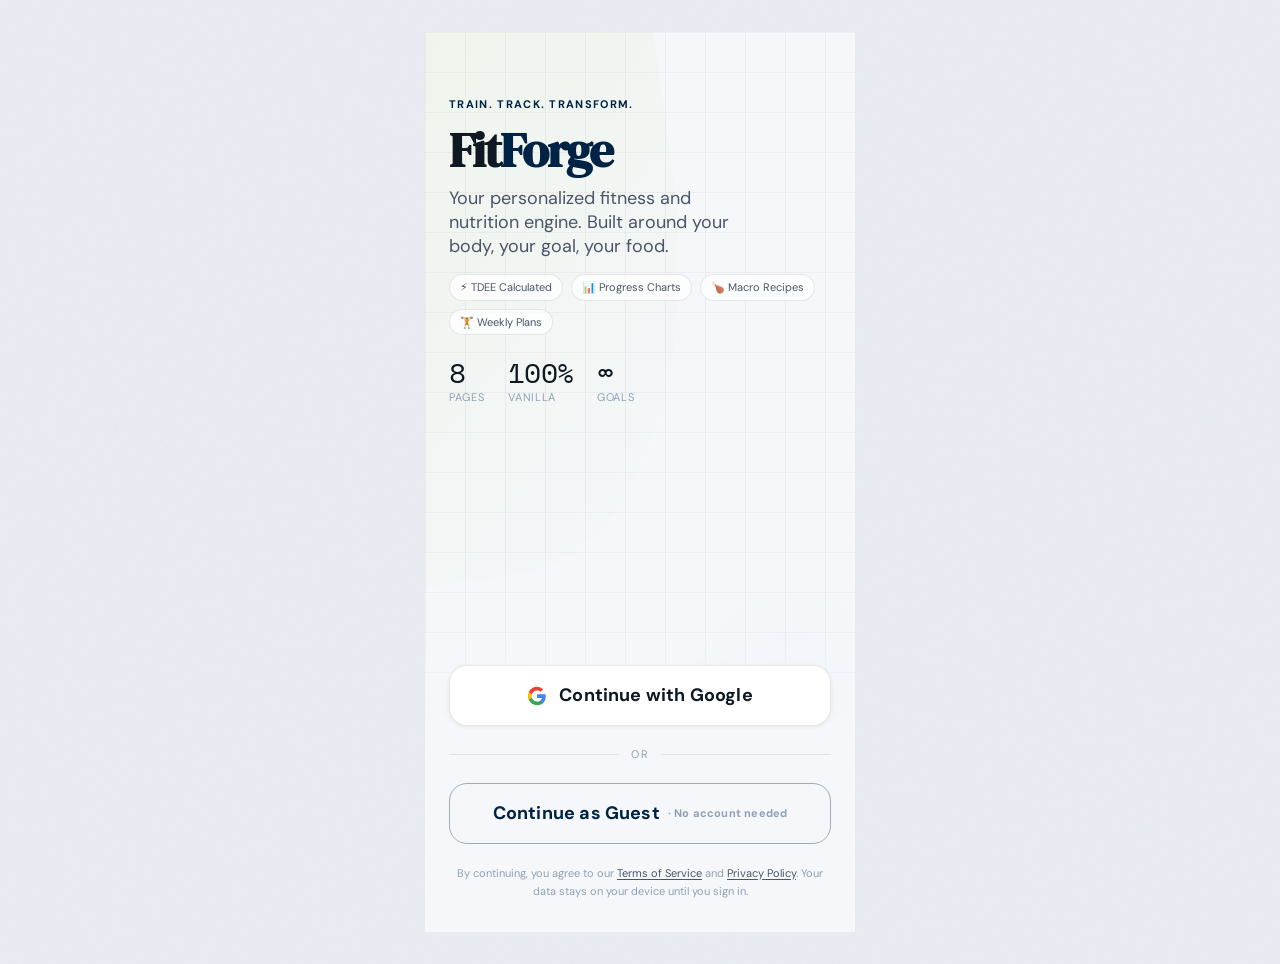
<file: inde.html>
<!DOCTYPE html>
<html lang="en">
<head>
  <meta charset="UTF-8">
  <meta name="viewport" content="width=device-width, initial-scale=1.0, viewport-fit=cover">
  <meta name="theme-color" content="#090b10">
  <meta name="description" content="FitForge — AI-powered fitness and nutrition tracking">
  <meta name="apple-mobile-web-app-capable" content="yes">
  <meta name="apple-mobile-web-app-status-bar-style" content="black-translucent">

  <link rel="preconnect" href="https://fonts.googleapis.com">
  <link rel="preconnect" href="https://fonts.gstatic.com" crossorigin>
  <link href="https://fonts.googleapis.com/css2?family=DM+Serif+Display:ital@0;1&family=Space+Mono:wght@400;700&family=DM+Sans:wght@400;500;700&display=swap" rel="stylesheet">

  <link rel="stylesheet" href="styles-light-full.css">
  

  <title>FitForge — Sign In</title>

  <style>
    /* ── ADDITIONAL LOGIN-SPECIFIC STYLES ──────────────────────── */

    /* Google logo SVG inline */
    .google-logo {
      width: 20px;
      height: 20px;
      flex-shrink: 0;
    }

    /* Animated shimmer on the logo */
    @keyframes logoPulse {
      0%, 100% { text-shadow: 0 0 0 transparent; }
      50%       { text-shadow: 0 0 30px rgba(200,255,0,0.2); }
    }

    .login-hero__logo {
      animation: logoPulse 4s ease-in-out infinite;
    }

    /* Stat counters in the hero */
    .login-stats {
      display: flex;
      gap: var(--space-6);
      margin-top: var(--space-6);
    }

    .login-stat__value {
      font-family: var(--font-mono);
      font-size: var(--text-xl);
      color: var(--color-text-primary);
      line-height: 1;
      letter-spacing: -0.03em;
    }

    .login-stat__label {
      font-size: var(--text-xs);
      color: var(--color-text-muted);
      text-transform: uppercase;
      letter-spacing: 0.06em;
      margin-top: 2px;
    }

    /* Error message */
    .login-error {
      background: var(--color-danger-glow);
      border: 1px solid rgba(239,68,68,0.2);
      border-radius: var(--radius-md);
      padding: var(--space-3) var(--space-4);
      font-size: var(--text-sm);
      color: var(--color-danger);
      text-align: center;
      display: none;
    }
    .login-error.is-visible { display: block; }
  </style>
</head>

<body>
  <!--
    LOGIN PAGE LAYOUT NOTE:
    This page does NOT use the .app-shell wrapper used by other pages.
    It's a full-viewport layout because it's a standalone entry screen.
    Other pages use .app-shell to create the 430px phone-frame constraint.
  -->
  <div class="login-page">

    <!-- Decorative background layers -->
    <div class="login-page__bg" aria-hidden="true">
      <div class="login-page__bg-grid"></div>
      <div class="login-page__bg-shard"></div>
      <!-- Secondary diagonal accent -->
      <div style="
        position:absolute; bottom:-10%; right:-15%;
        width:60%; height:50%;
        background: radial-gradient(ellipse, rgba(0,200,255,0.04) 0%, transparent 70%);
        border-radius:50%;
      "></div>
    </div>

    <!-- ══════════════════════════════════════════════════
         HERO — Brand section at top of screen
         ════════════════════════════════════════════════ -->
    <div class="login-hero" role="banner">
      <p class="login-hero__eyebrow">Train. Track. Transform.</p>

      <h1 class="login-hero__logo">Fit<span>Forge</span></h1>

      <p class="login-hero__tagline">
        Your personalized fitness and nutrition engine.
        Built around your body, your goal, your food.
      </p>

      <!-- App feature pills -->
      <div class="login-features" role="list">
        <div class="login-feature-pill" role="listitem">⚡ TDEE Calculated</div>
        <div class="login-feature-pill" role="listitem">📊 Progress Charts</div>
        <div class="login-feature-pill" role="listitem">🍗 Macro Recipes</div>
        <div class="login-feature-pill" role="listitem">🏋️ Weekly Plans</div>
      </div>

      <!-- Vanity stats (static demo numbers) -->
      <div class="login-stats" aria-label="App statistics">
        <div>
          <div class="login-stat__value">8</div>
          <div class="login-stat__label">Pages</div>
        </div>
        <div>
          <div class="login-stat__value">100%</div>
          <div class="login-stat__label">Vanilla</div>
        </div>
        <div>
          <div class="login-stat__value">∞</div>
          <div class="login-stat__label">Goals</div>
        </div>
      </div>
    </div>

    <!-- ══════════════════════════════════════════════════
         LOGIN PANEL — Auth controls at bottom of screen
         ════════════════════════════════════════════════ -->
    <div class="login-panel" role="main">

      <!-- Error message (hidden by default, shown on failed auth) -->
      <div class="login-error" id="login-error" role="alert" aria-live="polite"></div>

      <!-- Primary CTA: Google Sign-In -->
      <button
        class="btn btn--secondary btn--lg btn--full btn--google"
        id="btn-google-signin"
        aria-label="Sign in with Google"
        onclick="handleGoogleSignIn()"
      >
        <!--
          Google logo SVG inline.
          Using the official Google "G" logo colors (not a third-party import).
          This is safe to inline in vanilla HTML.
        -->
        <svg class="google-logo" viewBox="0 0 24 24" xmlns="http://www.w3.org/2000/svg" aria-hidden="true">
          <path d="M22.56 12.25c0-.78-.07-1.53-.2-2.25H12v4.26h5.92c-.26 1.37-1.04 2.53-2.21 3.31v2.77h3.57c2.08-1.92 3.28-4.74 3.28-8.09z" fill="#4285F4"/>
          <path d="M12 23c2.97 0 5.46-.98 7.28-2.66l-3.57-2.77c-.98.66-2.23 1.06-3.71 1.06-2.86 0-5.29-1.93-6.16-4.53H2.18v2.84C3.99 20.53 7.7 23 12 23z" fill="#34A853"/>
          <path d="M5.84 14.09c-.22-.66-.35-1.36-.35-2.09s.13-1.43.35-2.09V7.07H2.18C1.43 8.55 1 10.22 1 12s.43 3.45 1.18 4.93l2.85-2.22.81-.62z" fill="#FBBC05"/>
          <path d="M12 5.38c1.62 0 3.06.56 4.21 1.64l3.15-3.15C17.45 2.09 14.97 1 12 1 7.7 1 3.99 3.47 2.18 7.07l3.66 2.84c.87-2.6 3.3-4.53 6.16-4.53z" fill="#EA4335"/>
        </svg>
        Continue with Google
      </button>

      <!-- Divider -->
      <div class="login-divider" aria-hidden="true">
        <div class="login-divider__line"></div>
        <span class="login-divider__text">or</span>
        <div class="login-divider__line"></div>
      </div>

      <!-- Secondary CTA: Guest / demo mode -->
      <button
        class="btn btn--ghost btn--lg btn--full"
        id="btn-guest"
        aria-label="Continue without signing in (demo mode)"
        onclick="handleGuestMode()"
      >
        <span>Continue as Guest</span>
        <span style="font-size:var(--text-xs); color:var(--color-text-muted);">· No account needed</span>
      </button>

      <!-- Legal disclaimer -->
      <p class="login-legal">
        By continuing, you agree to our
        <a href="#" onclick="return false;">Terms of Service</a>
        and
        <a href="#" onclick="return false;">Privacy Policy</a>.
        Your data stays on your device until you sign in.
      </p>

    </div><!-- end .login-panel -->
  </div><!-- end .login-page -->

  <!--
    script.js loaded LAST so CONFIG, AppState, Router, etc.
    are all available when the inline script below runs.
  -->
  <script src="script-merged.js"></script>
  

  <script>
    /**
     * ============================================================
     * LOGIN PAGE SCRIPT
     * login.html — inline script
     *
     * ROUTING LOGIC (runs immediately on page load):
     *
     *   Check 1: Is there an auth token in localStorage?
     *     No  → Stay on login page (user must sign in)
     *     Yes → Check 2:
     *
     *   Check 2: Is there a completed UserProfile?
     *     No  → Redirect to onboarding.html (new user, logged in)
     *     Yes → Redirect to index.html (returning user, all set)
     *
     * Python analogy: this is like middleware in a Flask app —
     * it runs before the page renders and redirects if conditions
     * aren't met.
     * ============================================================
     */

    /* ─── IMMEDIATE ROUTING CHECK ───────────────────────────────
       Runs synchronously before the DOM renders (no flash of
       the login UI for already-authenticated users).
    ─────────────────────────────────────────────────────────── */
    (function checkExistingAuth() {
      const token   = localStorage.getItem(CONFIG.STORAGE_KEYS.AUTH_TOKEN);
      const profile = AppState.getProfile();

      if (token && profile?.onboardingComplete) {
        // Returning user: fully set up → go straight to dashboard
        window.location.replace('index.html');
        return;
      }

      if (token && !profile?.onboardingComplete) {
        // New user: signed in but hasn't finished onboarding
        window.location.replace('onboarding.html');
        return;
      }

      // No token → stay on login page (do nothing)
    })();


    /* ─── GOOGLE SIGN-IN HANDLER ────────────────────────────────
       Called when user taps the "Continue with Google" button.
    ─────────────────────────────────────────────────────────── */
    async function handleGoogleSignIn() {
      const btn = document.getElementById('btn-google-signin');
      hideError();

      // Show loading state — btn--loading class hides text and shows spinner
      btn.classList.add('btn--loading');
      btn.disabled = true;

      try {
        // Call the placeholder (returns mock user data in Phase 3)
        // In production, Supabase triggers an OAuth redirect here.
        // The user would leave the page, sign in at Google, then
        // return to a callback URL that sets the session.
        const { user, session } = await SupabaseAPI.signInWithGoogle();

        // Store the auth token in localStorage
        // In production, Supabase auto-manages this via supabase.auth.onAuthStateChange()
        localStorage.setItem(CONFIG.STORAGE_KEYS.AUTH_TOKEN, session.access_token);

        // Store the mock user object in AppState
        AppState.set('user', user);

        // Now check if this user has completed onboarding
        const existingProfile = await SupabaseAPI.getProfile(user.id);

        if (existingProfile?.onboardingComplete) {
          // Returning user → update AppState and go to dashboard
          await AppState.saveProfile(existingProfile);
          window.location.replace('index.html');
        } else {
          // New user → go to onboarding
          window.location.replace('onboarding.html');
        }

      } catch (error) {
        console.error('Google sign-in failed:', error);
        showError('Sign-in failed. Please try again or use Guest mode.');
        btn.classList.remove('btn--loading');
        btn.disabled = false;
      }
    }


    /* ─── GUEST MODE HANDLER ────────────────────────────────────
       Creates a local-only "guest" session — no real auth.
       Perfect for demoing the app without a backend.
    ─────────────────────────────────────────────────────────── */
    function handleGuestMode() {
      // Create a guest token (not a real JWT — just a flag)
      const guestToken = `guest-${Date.now()}`;
      localStorage.setItem(CONFIG.STORAGE_KEYS.AUTH_TOKEN, guestToken);

      // Check if onboarding was previously completed (guest may have done this before)
      const existingProfile = AppState.getProfile();

      if (existingProfile?.onboardingComplete) {
        // Guest has completed onboarding in a previous session
        window.location.replace('index.html');
      } else {
        // First time → go to onboarding
        window.location.replace('onboarding.html');
      }
    }


    /* ─── UI HELPERS (local to this page) ──────────────────────
    ─────────────────────────────────────────────────────────── */
    function showError(message) {
      const errorEl = document.getElementById('login-error');
      if (errorEl) {
        errorEl.textContent = message;
        errorEl.classList.add('is-visible');
      }
    }

    function hideError() {
      const errorEl = document.getElementById('login-error');
      if (errorEl) errorEl.classList.remove('is-visible');
    }
  </script>
</body>
</html>
</file>
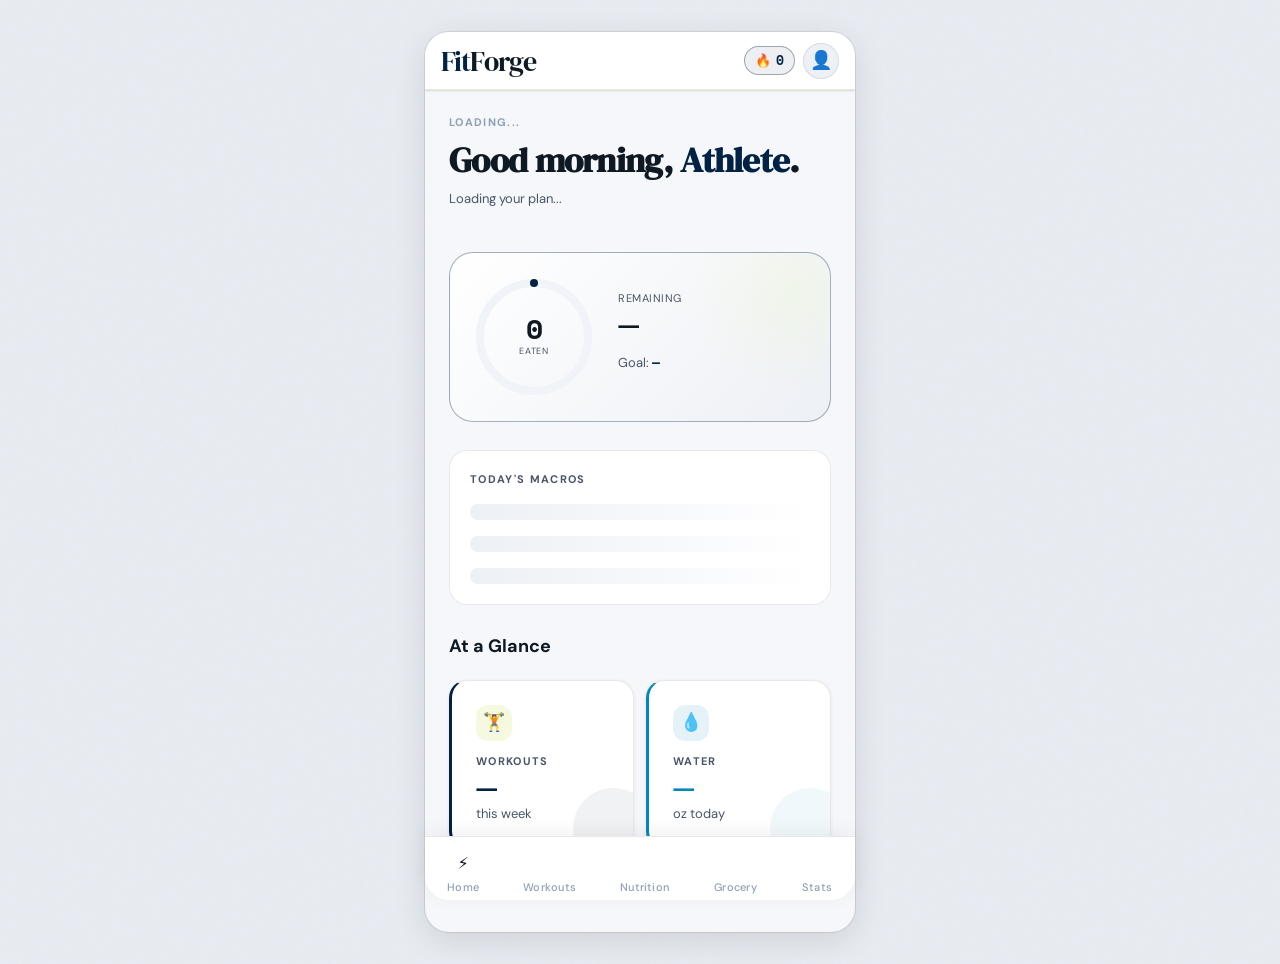
<file: login.html>
<!DOCTYPE html>
<html lang="en">
<head>
  <meta charset="UTF-8">
  <meta name="viewport" content="width=device-width, initial-scale=1.0, viewport-fit=cover">
  <meta name="theme-color" content="#090b10">
  <meta name="description" content="FitForge Dashboard — Your daily fitness and nutrition overview">

  <!-- PWA manifest (create manifest.json separately) -->
  <link rel="manifest" href="manifest.json">

  <!-- Google Fonts: DM Serif Display + Space Mono + DM Sans -->
  <link rel="preconnect" href="https://fonts.googleapis.com">
  <link rel="preconnect" href="https://fonts.gstatic.com" crossorigin>
  <link href="https://fonts.googleapis.com/css2?family=DM+Serif+Display:ital@0;1&family=Space+Mono:wght@400;700&family=DM+Sans:wght@400;500;700&display=swap" rel="stylesheet">

  <link rel="stylesheet" href="styles-light-full.css">

  <title>FitForge — Dashboard</title>

  <!-- Page-specific styles, scoped to this page's components -->
  <style>
    /* ── HERO GREETING SECTION ─────────────────────────────────── */

    .hero {
      padding: var(--space-6) 0 var(--space-4);
    }

    .hero__date {
      font-size: var(--text-xs);
      font-weight: var(--weight-bold);
      letter-spacing: var(--tracking-widest);
      text-transform: uppercase;
      color: var(--color-text-muted);
      margin-bottom: var(--space-2);
    }

    .hero__greeting {
      font-family: var(--font-display);
      font-size: var(--text-2xl);
      color: var(--color-text-primary);
      line-height: var(--leading-tight);
      letter-spacing: var(--tracking-tight);
    }

    .hero__greeting em {
      color: var(--color-accent);
      font-style: normal;
    }

    .hero__sub {
      margin-top: var(--space-2);
      font-size: var(--text-sm);
      color: var(--color-text-secondary);
    }

    /* ── CALORIE RING CARD ────────────────────────────────────── */

    .calorie-card {
      background: linear-gradient(135deg, var(--color-bg-surface) 0%, var(--color-bg-elevated) 100%);
      border: 1px solid var(--color-border-accent);
      border-radius: var(--radius-xl);
      padding: var(--space-6);
      display: flex;
      align-items: center;
      gap: var(--space-6);
      position: relative;
      overflow: hidden;
    }

    /* Decorative lime radial gradient background on the card */
    .calorie-card::before {
      content: '';
      position: absolute;
      top: -60px;
      right: -60px;
      width: 200px;
      height: 200px;
      border-radius: 50%;
      background: radial-gradient(circle, rgba(200, 255, 0, 0.06) 0%, transparent 70%);
      pointer-events: none;
    }

    .calorie-card__ring-wrap {
      position: relative;
      width: 120px;
      height: 120px;
      flex-shrink: 0;
    }

    /* SVG donut ring — drawn via stroke-dasharray technique */
    .calorie-ring {
      width: 120px;
      height: 120px;
      transform: rotate(-90deg); /* Start from top, not right */
    }

    .calorie-ring__track {
      fill: none;
      stroke: var(--color-bg-input);
      stroke-width: 8;
    }

    .calorie-ring__fill {
      fill: none;
      stroke: var(--color-accent);
      stroke-width: 8;
      stroke-linecap: round;
      /* Animated via JS: stroke-dasharray controls the "progress" */
      stroke-dasharray: 0 339; /* circumference = 2π × r = 2π × 54 ≈ 339 */
      transition: stroke-dasharray 1.2s cubic-bezier(0.4, 0, 0.2, 1);
    }

    .calorie-card__ring-center {
      position: absolute;
      inset: 0;
      display: flex;
      flex-direction: column;
      align-items: center;
      justify-content: center;
    }

    .calorie-card__cal-consumed {
      font-family: var(--font-mono);
      font-size: var(--text-xl);
      font-weight: var(--weight-bold);
      color: var(--color-text-primary);
      line-height: 1;
    }

    .calorie-card__cal-label {
      font-size: 9px;
      letter-spacing: 0.08em;
      text-transform: uppercase;
      color: var(--color-text-secondary);
      margin-top: 2px;
    }

    .calorie-card__info {
      flex: 1;
      display: flex;
      flex-direction: column;
      gap: var(--space-3);
    }

    .calorie-card__target-line {
      font-size: var(--text-sm);
      color: var(--color-text-secondary);
    }

    .calorie-card__target-line strong {
      font-family: var(--font-mono);
      color: var(--color-accent);
    }

    .calorie-card__remaining {
      font-family: var(--font-mono);
      font-size: var(--text-2xl);
      color: var(--color-text-primary);
      line-height: 1;
      letter-spacing: -0.03em;
    }

    .calorie-card__remaining-label {
      font-size: var(--text-xs);
      color: var(--color-text-secondary);
      letter-spacing: 0.05em;
      text-transform: uppercase;
    }

    /* ── MACRO SUMMARY CARD ───────────────────────────────────── */

    .macro-card {
      background-color: var(--color-bg-surface);
      border: 1px solid var(--color-border);
      border-radius: var(--radius-lg);
      padding: var(--space-5);
    }

    .macro-card__title {
      font-size: var(--text-xs);
      font-weight: var(--weight-bold);
      letter-spacing: var(--tracking-widest);
      text-transform: uppercase;
      color: var(--color-text-secondary);
      margin-bottom: var(--space-4);
    }

    .macro-bars {
      display: flex;
      flex-direction: column;
      gap: var(--space-4);
    }

    .macro-item {
      display: grid;
      /* Icon | Name | Bar | Values */
      grid-template-columns: 10px 56px 1fr auto;
      align-items: center;
      gap: var(--space-3);
    }

    .macro-item__dot {
      width: 8px;
      height: 8px;
      border-radius: 50%;
      flex-shrink: 0;
    }

    .macro-item__name {
      font-size: var(--text-sm);
      font-weight: var(--weight-medium);
      color: var(--color-text-secondary);
    }

    .macro-item__bar-wrap {
      height: 4px;
      background: var(--color-bg-input);
      border-radius: var(--radius-full);
      overflow: hidden;
    }

    .macro-item__bar-fill {
      height: 100%;
      border-radius: var(--radius-full);
      width: 0; /* Animated by JS */
      transition: width 1s cubic-bezier(0.4, 0, 0.2, 1);
    }

    .macro-item__values {
      font-family: var(--font-mono);
      font-size: var(--text-xs);
      color: var(--color-text-secondary);
      white-space: nowrap;
    }

    /* ── QUICK STAT CARDS (2-column grid) ────────────────────── */

    .quick-stats {
      display: grid;
      grid-template-columns: 1fr 1fr;
      gap: var(--space-3);
    }

    /* ── TODAY'S WORKOUT CARD ─────────────────────────────────── */

    .workout-today-card {
      background: linear-gradient(135deg, #0f1a2e 0%, #111621 100%);
      border: 1px solid rgba(0, 200, 255, 0.15);
      border-radius: var(--radius-lg);
      padding: var(--space-5);
      display: flex;
      justify-content: space-between;
      align-items: center;
      gap: var(--space-4);
      cursor: pointer;
      transition: border-color var(--transition-normal);
    }

    .workout-today-card:hover {
      border-color: rgba(0, 200, 255, 0.3);
    }

    .workout-today-card__badge {
      display: inline-flex;
      align-items: center;
      gap: var(--space-2);
      background: var(--color-blue-glow);
      border: 1px solid rgba(0, 200, 255, 0.2);
      border-radius: var(--radius-full);
      padding: 3px 10px;
      font-size: var(--text-xs);
      font-weight: var(--weight-bold);
      color: var(--color-blue);
      margin-bottom: var(--space-3);
      width: fit-content;
      letter-spacing: 0.05em;
      text-transform: uppercase;
    }

    .workout-today-card__name {
      font-family: var(--font-display);
      font-size: var(--text-xl);
      color: var(--color-text-primary);
      line-height: var(--leading-tight);
    }

    .workout-today-card__meta {
      font-size: var(--text-sm);
      color: var(--color-text-secondary);
      margin-top: var(--space-2);
    }

    .workout-today-card__arrow {
      width: 42px;
      height: 42px;
      border-radius: var(--radius-full);
      background: var(--color-blue-glow);
      border: 1px solid rgba(0, 200, 255, 0.2);
      display: flex;
      align-items: center;
      justify-content: center;
      font-size: 18px;
      flex-shrink: 0;
      transition: transform var(--transition-spring);
    }

    .workout-today-card:hover .workout-today-card__arrow {
      transform: translateX(3px);
    }

    /* ── RECENT ACTIVITY LIST ─────────────────────────────────── */

    .activity-list {
      display: flex;
      flex-direction: column;
      gap: var(--space-1);
    }

    .activity-item {
      display: flex;
      align-items: center;
      gap: var(--space-3);
      padding: var(--space-3) var(--space-4);
      background: var(--color-bg-surface);
      border-radius: var(--radius-md);
      border: 1px solid transparent;
      transition: border-color var(--transition-fast);
    }

    .activity-item:hover {
      border-color: var(--color-border);
    }

    .activity-item__icon {
      width: 34px;
      height: 34px;
      border-radius: var(--radius-sm);
      background: var(--color-bg-elevated);
      display: flex;
      align-items: center;
      justify-content: center;
      font-size: 16px;
      flex-shrink: 0;
    }

    .activity-item__info {
      flex: 1;
      min-width: 0;
    }

    .activity-item__title {
      font-size: var(--text-sm);
      font-weight: var(--weight-medium);
      color: var(--color-text-primary);
      white-space: nowrap;
      overflow: hidden;
      text-overflow: ellipsis;
    }

    .activity-item__time {
      font-size: var(--text-xs);
      color: var(--color-text-muted);
      margin-top: 1px;
    }

    .activity-item__value {
      font-family: var(--font-mono);
      font-size: var(--text-sm);
      color: var(--color-text-secondary);
      white-space: nowrap;
    }

    /* ── WATER TRACKER ────────────────────────────────────────── */

    .water-tracker {
      background: var(--color-bg-surface);
      border: 1px solid var(--color-border);
      border-radius: var(--radius-lg);
      padding: var(--space-5);
    }

    .water-tracker__header {
      display: flex;
      justify-content: space-between;
      align-items: center;
      margin-bottom: var(--space-4);
    }

    .water-tracker__cups {
      display: flex;
      gap: var(--space-2);
      flex-wrap: wrap;
    }

    /* Each cup button — tap to log water */
    .water-cup {
      width: 36px;
      height: 36px;
      border-radius: var(--radius-sm);
      border: 1.5px solid var(--color-border);
      background: var(--color-bg-input);
      cursor: pointer;
      display: flex;
      align-items: center;
      justify-content: center;
      font-size: 16px;
      transition: all var(--transition-fast);
      user-select: none;
    }

    .water-cup.is-filled {
      background: var(--color-blue-glow);
      border-color: var(--color-blue);
      animation: scaleIn var(--transition-spring) both;
    }

    .water-cup:hover:not(.is-filled) {
      border-color: rgba(0, 200, 255, 0.4);
    }
  </style>
</head>

<body>
  <div class="app-shell">

    <!-- ════════════════════════════════════════════════════
         TOP HEADER
         ═════════════════════════════════════════════════ -->
    <header class="app-header">
      <div class="app-header__logo">Fit<span>Forge</span></div>

      <div style="display:flex; gap:8px; align-items:center;">
        <!-- Streak counter badge -->
        <div style="display:flex; align-items:center; gap:5px; background:var(--color-accent-subtle); border:1px solid var(--color-border-accent); border-radius:var(--radius-full); padding:4px 10px;">
          <span style="font-size:13px;">🔥</span>
          <span id="streak-count" style="font-family:var(--font-mono); font-size:var(--text-sm); font-weight:700; color:var(--color-accent);">0</span>
        </div>

        <!-- Avatar / profile button -->
        <button class="app-header__action" aria-label="Open profile menu" onclick="window.location.href='progress-log.html'">
          <span aria-hidden="true" id="header-avatar" style="font-size:18px;">👤</span>
        </button>
      </div>
    </header>

    <!-- ════════════════════════════════════════════════════
         MAIN PAGE CONTENT
         All sections below are inside the scrollable area.
         ═════════════════════════════════════════════════ -->
    <main class="page-content" id="page-content">

      <!-- SECTION 1: Hero Greeting -->
      <section class="hero">
        <p class="hero__date" id="today-date">Loading...</p>
        <h1 class="hero__greeting">
          Good <span id="time-of-day">morning</span>,
          <em id="user-name">Athlete</em>.
        </h1>
        <p class="hero__sub" id="goal-summary">Loading your plan...</p>
      </section>

      <!-- SECTION 2: Calorie Ring Card -->
      <section aria-label="Calorie summary">
        <div class="calorie-card">

          <!-- Donut ring: stroke-dasharray progress technique -->
          <div class="calorie-card__ring-wrap">
            <svg class="calorie-ring" viewBox="0 0 120 120" aria-hidden="true">
              <!-- Background track circle -->
              <circle class="calorie-ring__track" cx="60" cy="60" r="54"/>
              <!-- Foreground progress circle — animated by JS -->
              <circle class="calorie-ring__fill" id="calorie-ring-fill" cx="60" cy="60" r="54"/>
            </svg>

            <!-- Centered text inside the ring -->
            <div class="calorie-card__ring-center">
              <span class="calorie-card__cal-consumed" id="cal-consumed">0</span>
              <span class="calorie-card__cal-label">eaten</span>
            </div>
          </div>

          <!-- Text info to the right of the ring -->
          <div class="calorie-card__info">
            <div>
              <div class="calorie-card__remaining-label">Remaining</div>
              <div class="calorie-card__remaining" id="cal-remaining">—</div>
            </div>
            <div class="calorie-card__target-line">
              Goal: <strong id="cal-target">—</strong>
            </div>
            <div id="calorie-status-badge"></div>
          </div>
        </div>
      </section>

      <!-- SECTION 3: Macro Progress Bars -->
      <section aria-label="Macronutrient breakdown">
        <div class="macro-card">
          <p class="macro-card__title">Today's Macros</p>

          <div class="macro-bars" id="macro-bars">
            <!-- Macro items injected by JS -->
            <!-- Skeleton placeholders while loading -->
            <div class="skeleton skeleton--text" style="height:16px; width:100%;"></div>
            <div class="skeleton skeleton--text" style="height:16px; width:100%;"></div>
            <div class="skeleton skeleton--text" style="height:16px; width:100%;"></div>
          </div>
        </div>
      </section>

      <!-- SECTION 4: Quick Stats Grid -->
      <section aria-label="Quick stats">
        <div class="section-header">
          <h2 class="section-header__title">At a Glance</h2>
        </div>

        <div class="quick-stats" id="quick-stats">
          <!-- Metric Card 1: Workouts this week -->
          <div class="metric-card" id="card-workouts">
            <div class="metric-card__icon metric-card__icon--lime">🏋️</div>
            <div>
              <div class="metric-card__label">Workouts</div>
              <div class="metric-card__value metric-card__value--accent" id="workouts-count">—</div>
              <div class="metric-card__sub">this week</div>
            </div>
            <div class="metric-card__bg-circle" style="background:var(--color-accent);"></div>
          </div>

          <!-- Metric Card 2: Water intake -->
          <div class="metric-card" id="card-water">
            <div class="metric-card__icon metric-card__icon--blue">💧</div>
            <div>
              <div class="metric-card__label">Water</div>
              <div class="metric-card__value metric-card__value--blue" id="water-oz">—</div>
              <div class="metric-card__sub">oz today</div>
            </div>
            <div class="metric-card__bg-circle" style="background:var(--color-blue);"></div>
          </div>

          <!-- Metric Card 3: Current weight -->
          <div class="metric-card" id="card-weight">
            <div class="metric-card__icon metric-card__icon--amber">⚖️</div>
            <div>
              <div class="metric-card__label">Weight</div>
              <div class="metric-card__value metric-card__value--amber" id="current-weight">—</div>
              <div class="metric-card__sub" id="weight-delta">vs. start</div>
            </div>
            <div class="metric-card__bg-circle" style="background:var(--color-warning);"></div>
          </div>

          <!-- Metric Card 4: Streak -->
          <div class="metric-card" id="card-streak">
            <div class="metric-card__icon metric-card__icon--danger">🔥</div>
            <div>
              <div class="metric-card__label">Streak</div>
              <div class="metric-card__value" style="color:var(--color-danger);" id="streak-days">—</div>
              <div class="metric-card__sub">days</div>
            </div>
            <div class="metric-card__bg-circle" style="background:var(--color-danger);"></div>
          </div>
        </div>
      </section>

      <!-- SECTION 5: Today's Workout -->
      <section aria-label="Today's workout">
        <div class="section-header">
          <h2 class="section-header__title">Today's Workout</h2>
          <a class="section-header__link" href="workouts.html">View Plan →</a>
        </div>

        <div class="workout-today-card" onclick="window.location.href='workouts.html'"
             role="button" tabindex="0" aria-label="Go to today's workout">
          <div>
            <div class="workout-today-card__badge">
              <span>●</span>
              <span id="workout-day-type">Training Day</span>
            </div>
            <div class="workout-today-card__name" id="workout-name">Loading workout...</div>
            <div class="workout-today-card__meta" id="workout-meta">— exercises · — min</div>
          </div>
          <div class="workout-today-card__arrow" aria-hidden="true">→</div>
        </div>
      </section>

      <!-- SECTION 6: Water Tracker -->
      <section aria-label="Water intake tracker">
        <div class="section-header">
          <h2 class="section-header__title">Hydration</h2>
          <span class="section-header__link" id="water-label">0 / 8 cups</span>
        </div>

        <div class="water-tracker">
          <div class="water-tracker__cups" id="water-cups" role="group" aria-label="Water cups tracker">
            <!-- 8 cup buttons injected by JS -->
          </div>
        </div>
      </section>

      <!-- SECTION 7: Recent Activity Feed -->
      <section aria-label="Recent activity">
        <div class="section-header">
          <h2 class="section-header__title">Recent Activity</h2>
        </div>

        <div class="activity-list" id="activity-list">
          <!-- Activity items injected by JS -->
          <div class="skeleton skeleton--card" style="height:56px;"></div>
          <div class="skeleton skeleton--card" style="height:56px;"></div>
          <div class="skeleton skeleton--card" style="height:56px;"></div>
        </div>
      </section>

      <!-- Spacer so last content clears the bottom nav -->
      <div style="height: var(--space-8);"></div>
    </main>

    <!-- Bottom navigation bar — rendered by JS -->
    <div id="bottom-nav-container"></div>

  </div><!-- end .app-shell -->

  <!-- Load global script first (provides AppState, FitnessCalculator, etc.) -->
  <script src="script-merged.js"></script>

  <!-- Page-specific JavaScript for the dashboard -->
  <script>
    /**
     * ============================================================
     * DASHBOARD PAGE SCRIPT
     * index.html — inline script
     *
     * This script is responsible ONLY for the dashboard page.
     * It reads from AppState (populated by script.js) and
     * hydrates the DOM with personalized data.
     * ============================================================
     */

    // ─── Constants for this page ──────────────────────────────
    // Total circumference of the SVG ring (2π × radius 54)
    const RING_CIRCUMFERENCE = 2 * Math.PI * 54; // ≈ 339.29

    // How many water cups we track per day
    const TOTAL_WATER_CUPS = 8;

    // ─── Page State ───────────────────────────────────────────
    // Local state for this page (distinct from AppState).
    // Only data that's dashboard-specific lives here.
    const dashboardState = {
      waterCupsFilled: 0,    // How many cups the user has tapped
      dailyLog:        null, // Today's DailyLog from the API
      profile:         null, // User profile from AppState
    };


    /* ─────────────────────────────────────────────────────────
       INITIALIZATION — called on DOMContentLoaded (via script.js)
       We add our own listener here so it runs after script.js's.
    ─────────────────────────────────────────────────────────── */
    document.addEventListener('DOMContentLoaded', async () => {

      // 1. Get the user profile (stored during onboarding)
      //    AppState.getProfile() checks memory first, then localStorage.
      dashboardState.profile = AppState.getProfile();

      // 2. Render the greeting section (fast, sync, no API needed)
      renderGreeting(dashboardState.profile);

      // 3. Build the water cup buttons (interactive, pure DOM)
      renderWaterCups();

      // 4. Fetch today's daily log from the backend (async)
      //    While fetching, skeletons are visible (they're in the HTML)
      try {
        const userId = dashboardState.profile?.id ?? 'anonymous';
        const today  = UIHelpers.getTodayString();

        dashboardState.dailyLog = await SupabaseAPI.getDailyLog(userId, today);

        // 5. Once we have data, update all the metrics
        renderCalorieRing(dashboardState.dailyLog, dashboardState.profile);
        renderMacroBars(dashboardState.dailyLog, dashboardState.profile);
        renderQuickStats(dashboardState.dailyLog, dashboardState.profile);
        renderWorkoutCard(dashboardState.profile);
        renderActivityFeed(dashboardState.dailyLog);

      } catch (error) {
        console.error('Dashboard data fetch failed:', error);
        UIHelpers.showToast('Could not load today's data', 'error');
        renderFallbackState();
      }
    });


    /* ─────────────────────────────────────────────────────────
       RENDER: GREETING
       Updates the hero section at the top of the page.
    ─────────────────────────────────────────────────────────── */
    function renderGreeting(profile) {
      // Get the hour to determine time-of-day greeting
      const hour = new Date().getHours();
      const timeLabel = hour < 12 ? 'morning' : hour < 17 ? 'afternoon' : 'evening';

      // Format today's date in a friendly way: "Monday, June 3"
      const dateStr = UIHelpers.formatDate(new Date(), 'long');

      // Update DOM elements using UIHelpers.setText (safe, null-checks)
      UIHelpers.setText('#today-date', dateStr);
      UIHelpers.setText('#time-of-day', timeLabel);
      UIHelpers.setText('#user-name', profile?.name?.split(' ')[0] ?? 'Athlete');

      // Goal-specific motivational subtitle
      const goalMessages = {
        fat_loss:     '🔥 You're in a fat loss phase. Stay in the deficit.',
        muscle_gain:  '💪 Building phase active. Hit your protein.',
        maintenance:  '⚖️ Maintenance mode. Keep up the good work.',
        recomp:       '🔄 Recomp phase. Consistency is everything.',
      };
      const goal = profile?.goal ?? 'maintenance';
      UIHelpers.setText('#goal-summary', goalMessages[goal] ?? 'Crush today's plan.');
    }


    /* ─────────────────────────────────────────────────────────
       RENDER: CALORIE RING
       Animates the SVG donut chart and updates calorie numbers.

       The ring uses the "stroke-dasharray" SVG technique:
       - stroke-dasharray: [dash_length] [gap_length]
       - Setting dash_length to (progress/100 × circumference)
         makes the ring appear partially filled.
    ─────────────────────────────────────────────────────────── */
    function renderCalorieRing(log, profile) {
      if (!log || !profile) return;

      // Get the target from the stored nutrition plan on the profile
      const targetCal = profile.calculatedMacros?.targetCalories ?? 2000;
      const consumed  = log.caloriesIn ?? 0;
      const remaining = Math.max(0, targetCal - consumed);

      // Calculate the progress percentage (capped at 100%)
      const percent  = Math.min(1, consumed / targetCal);
      // The "dash" part of the ring (filled arc length)
      const dashLen  = percent * RING_CIRCUMFERENCE;
      // The "gap" part (unfilled arc length)
      const gapLen   = RING_CIRCUMFERENCE - dashLen;

      // Update the SVG circle's stroke-dasharray
      // We do this inside requestAnimationFrame so the CSS transition triggers
      const ringFill = document.getElementById('calorie-ring-fill');
      requestAnimationFrame(() => {
        if (ringFill) {
          ringFill.style.strokeDasharray = `${dashLen} ${gapLen}`;

          // Change ring color if over budget
          if (consumed > targetCal) {
            ringFill.style.stroke = 'var(--color-danger)';
          }
        }
      });

      // Update the text inside the ring
      UIHelpers.setText('#cal-consumed', consumed.toLocaleString());
      UIHelpers.setText('#cal-remaining', remaining.toLocaleString());
      UIHelpers.setText('#cal-target', targetCal.toLocaleString());

      // Add a status badge below the target
      const statusContainer = document.getElementById('calorie-status-badge');
      if (statusContainer) {
        if (consumed <= targetCal) {
          statusContainer.innerHTML = `<span class="badge badge--success">On Track</span>`;
        } else {
          statusContainer.innerHTML = `<span class="badge badge--warning">Over Budget</span>`;
        }
      }
    }


    /* ─────────────────────────────────────────────────────────
       RENDER: MACRO BARS
       Creates the three macro progress bars (protein/carbs/fat).
    ─────────────────────────────────────────────────────────── */
    function renderMacroBars(log, profile) {
      const macroContainer = document.getElementById('macro-bars');
      if (!macroContainer || !log || !profile) return;

      // Get targets from profile's stored nutrition plan
      const targets = profile.calculatedMacros ?? {
        proteinG: 180, carbsG: 200, fatG: 60
      };

      // Define the three macro rows with their display config
      const macros = [
        {
          name:    'Protein',
          consumed: log.proteinG    ?? 0,
          target:   targets.proteinG ?? 180,
          color:   'var(--color-protein)', // lime
          dot:     '#c8ff00',
        },
        {
          name:    'Carbs',
          consumed: log.carbsG     ?? 0,
          target:   targets.carbsG ?? 200,
          color:   'var(--color-carbs)',   // blue
          dot:     '#00c8ff',
        },
        {
          name:    'Fat',
          consumed: log.fatG       ?? 0,
          target:   targets.fatG   ?? 60,
          color:   'var(--color-fat)',     // amber
          dot:     '#f59e0b',
        },
      ];

      // Build the HTML for all three macro rows
      // Note: data-fill-percent is read back by the animation code below
      macroContainer.innerHTML = macros.map(macro => {
        const percent = Math.min(100, Math.round((macro.consumed / macro.target) * 100));
        return `
          <div class="macro-item">
            <div class="macro-item__dot" style="background:${macro.dot};"></div>
            <span class="macro-item__name">${macro.name}</span>
            <div class="macro-item__bar-wrap">
              <div
                class="macro-item__bar-fill"
                style="background:${macro.color};"
                data-fill-percent="${percent}"
              ></div>
            </div>
            <span class="macro-item__values">${macro.consumed}g / ${macro.target}g</span>
          </div>
        `;
      }).join('');

      // After the HTML is injected, animate each bar to its fill width.
      // We use requestAnimationFrame to ensure the browser has painted
      // the 0% width before we change it (otherwise the transition won't fire).
      requestAnimationFrame(() => {
        macroContainer.querySelectorAll('[data-fill-percent]').forEach(bar => {
          bar.style.width = `${bar.dataset.fillPercent}%`;
        });
      });
    }


    /* ─────────────────────────────────────────────────────────
       RENDER: QUICK STATS
       Updates the 4 metric cards in the 2x2 grid.
    ─────────────────────────────────────────────────────────── */
    function renderQuickStats(log, profile) {
      // Workout count — from profile's stored streak/week data
      // (In a full app, this would come from a weekly aggregate query)
      const workoutsThisWeek = profile?.weeklyWorkouts ?? 0;
      UIHelpers.setText('#workouts-count', workoutsThisWeek);

      // Water intake in oz
      UIHelpers.setText('#water-oz', log?.waterOz ?? '0');

      // Current weight
      const currentWeight = profile?.weightLbs ?? '—';
      UIHelpers.setText('#current-weight', currentWeight ? `${currentWeight} lb` : '—');

      // Streak days
      const streak = profile?.streakDays ?? 0;
      UIHelpers.setText('#streak-days', streak);
      UIHelpers.setText('#streak-count', streak);

      // Animate metric cards in sequence
      document.querySelectorAll('.metric-card').forEach((card, i) => {
        card.style.animationDelay = `${i * 80}ms`;
        card.classList.add('animate-fade-in-up');
      });
    }


    /* ─────────────────────────────────────────────────────────
       RENDER: WORKOUT CARD
       Shows today's planned workout based on goal + day of week.
    ─────────────────────────────────────────────────────────── */
    function renderWorkoutCard(profile) {
      if (!profile) return;

      // Map day of week (0=Sun) to a workout name based on goal
      const dayOfWeek = new Date().getDay();

      // Simple weekly templates (workouts.html will have the full version)
      const WORKOUT_SCHEDULE = {
        fat_loss: {
          // Sun=0, Mon=1, ... Sat=6
          0: { type: 'Rest Day',     name: 'Active Recovery',    meta: 'Light walk or stretch · 20–30 min' },
          1: { type: 'Training Day', name: 'Upper Body Circuit',  meta: '8 exercises · 45 min' },
          2: { type: 'Training Day', name: 'HIIT Cardio',         meta: '6 intervals · 30 min' },
          3: { type: 'Training Day', name: 'Lower Body Strength', meta: '8 exercises · 50 min' },
          4: { type: 'Rest Day',     name: 'Mobility & Stretch',  meta: 'Foam roll + yoga · 25 min' },
          5: { type: 'Training Day', name: 'Full Body HIIT',      meta: '10 exercises · 40 min' },
          6: { type: 'Rest Day',     name: 'Rest & Recover',      meta: 'You earned it 🛌' },
        },
        muscle_gain: {
          0: { type: 'Rest Day',     name: 'Active Recovery',    meta: 'Light walk or stretch' },
          1: { type: 'Training Day', name: 'Chest & Triceps',    meta: '9 exercises · 60 min' },
          2: { type: 'Training Day', name: 'Back & Biceps',      meta: '9 exercises · 60 min' },
          3: { type: 'Rest Day',     name: 'Rest Day',           meta: 'Prioritize sleep 💤' },
          4: { type: 'Training Day', name: 'Shoulders & Arms',   meta: '8 exercises · 55 min' },
          5: { type: 'Training Day', name: 'Legs & Glutes',      meta: '10 exercises · 65 min' },
          6: { type: 'Training Day', name: 'Functional Core',    meta: '6 exercises · 35 min' },
        },
      };

      // Default to fat_loss schedule if goal not found
      const goal = profile.goal ?? 'fat_loss';
      const schedule = WORKOUT_SCHEDULE[goal] ?? WORKOUT_SCHEDULE.fat_loss;
      const todayWorkout = schedule[dayOfWeek];

      if (todayWorkout) {
        // Update the workout type badge
        const dayTypeBadge = document.getElementById('workout-day-type');
        if (dayTypeBadge) {
          dayTypeBadge.textContent = todayWorkout.type;

          // Change badge color for rest days
          if (todayWorkout.type === 'Rest Day') {
            dayTypeBadge.closest('.workout-today-card__badge').style.background = 'rgba(74,85,104,0.2)';
            dayTypeBadge.closest('.workout-today-card__badge').style.color = 'var(--color-text-secondary)';
          }
        }

        UIHelpers.setText('#workout-name', todayWorkout.name);
        UIHelpers.setText('#workout-meta', todayWorkout.meta);
      }
    }


    /* ─────────────────────────────────────────────────────────
       RENDER: WATER CUPS
       Creates 8 interactive cup buttons. Tapping fills them.
    ─────────────────────────────────────────────────────────── */
    function renderWaterCups() {
      const cupsContainer = document.getElementById('water-cups');
      if (!cupsContainer) return;

      cupsContainer.innerHTML = '';

      // Create each cup button programmatically
      for (let i = 0; i < TOTAL_WATER_CUPS; i++) {
        const cupBtn = document.createElement('button');
        cupBtn.className = 'water-cup';
        cupBtn.setAttribute('aria-label', `Cup ${i + 1} of ${TOTAL_WATER_CUPS}`);
        cupBtn.setAttribute('aria-pressed', 'false');
        cupBtn.textContent = '💧';

        // Each cup button toggles its filled state on click
        // Arrow function captures `i` from the outer loop scope
        cupBtn.addEventListener('click', () => handleWaterCupTap(cupBtn, i));

        cupsContainer.appendChild(cupBtn);
      }
    }

    /**
     * Handle a water cup button tap.
     * Fills all cups UP TO AND INCLUDING the tapped cup.
     * (Tap cup 3 → cups 1, 2, 3 are filled)
     *
     * @param {HTMLElement} tappedCup - The button element that was tapped
     * @param {number}      index     - 0-based index of the tapped cup
     */
    function handleWaterCupTap(tappedCup, index) {
      const allCups = document.querySelectorAll('.water-cup');

      // Determine new fill count:
      // If tapping an already-filled cup at index, toggle it off (fill = index)
      // Otherwise fill up to and including the tapped cup (fill = index + 1)
      const currentlyFilled = dashboardState.waterCupsFilled;
      const newFillCount = (currentlyFilled === index + 1) ? index : index + 1;
      dashboardState.waterCupsFilled = newFillCount;

      // Update each cup's visual state
      allCups.forEach((cup, i) => {
        const shouldFill = i < newFillCount;
        cup.classList.toggle('is-filled', shouldFill);
        cup.setAttribute('aria-pressed', String(shouldFill));
      });

      // Update the label counter
      UIHelpers.setText('#water-label', `${newFillCount} / ${TOTAL_WATER_CUPS} cups`);

      // Show encouraging toast at key milestones
      if (newFillCount === 4) {
        UIHelpers.showToast('Halfway there! Keep hydrating 💧', 'info');
      } else if (newFillCount === TOTAL_WATER_CUPS) {
        UIHelpers.showToast('Daily water goal hit! 🎉', 'success');
      }

      // TODO: Debounce this and sync to Supabase
      // SupabaseAPI.updateDailyLog({ waterCups: newFillCount });
    }


    /* ─────────────────────────────────────────────────────────
       RENDER: ACTIVITY FEED
       Shows recent logged meals / workout completions.
    ─────────────────────────────────────────────────────────── */
    function renderActivityFeed(log) {
      const feedContainer = document.getElementById('activity-list');
      if (!feedContainer) return;

      // Mock activity items — in production these come from the DailyLog
      const activities = [
        { icon: '🍳', title: 'Breakfast logged',        time: '7:32 AM',  value: `+${Math.round((log?.caloriesIn ?? 400) * 0.3)} cal` },
        { icon: '🏋️', title: 'Workout completed',       time: '9:15 AM',  value: '🔥 −320 cal' },
        { icon: '🥗', title: 'Lunch logged',            time: '12:48 PM', value: `+${Math.round((log?.caloriesIn ?? 400) * 0.4)} cal` },
        { icon: '💊', title: 'Supplements taken',       time: '1:00 PM',  value: '✓' },
      ];

      feedContainer.innerHTML = activities.map(item => `
        <div class="activity-item">
          <div class="activity-item__icon" aria-hidden="true">${UIHelpers.escapeHTML(item.icon)}</div>
          <div class="activity-item__info">
            <div class="activity-item__title">${UIHelpers.escapeHTML(item.title)}</div>
            <div class="activity-item__time">${UIHelpers.escapeHTML(item.time)}</div>
          </div>
          <div class="activity-item__value">${UIHelpers.escapeHTML(item.value)}</div>
        </div>
      `).join('');
    }


    /* ─────────────────────────────────────────────────────────
       FALLBACK: Render when data loading fails
    ─────────────────────────────────────────────────────────── */
    function renderFallbackState() {
      UIHelpers.setText('#cal-consumed', '—');
      UIHelpers.setText('#cal-remaining', '—');
      UIHelpers.setText('#cal-target', '—');

      const macroContainer = document.getElementById('macro-bars');
      if (macroContainer) {
        macroContainer.innerHTML = `
          <p style="color:var(--color-text-muted); font-size:var(--text-sm); text-align:center; padding:var(--space-4);">
            Could not load data. Check your connection.
          </p>
        `;
      }
    }
  </script>
</body>
</html>
</file>
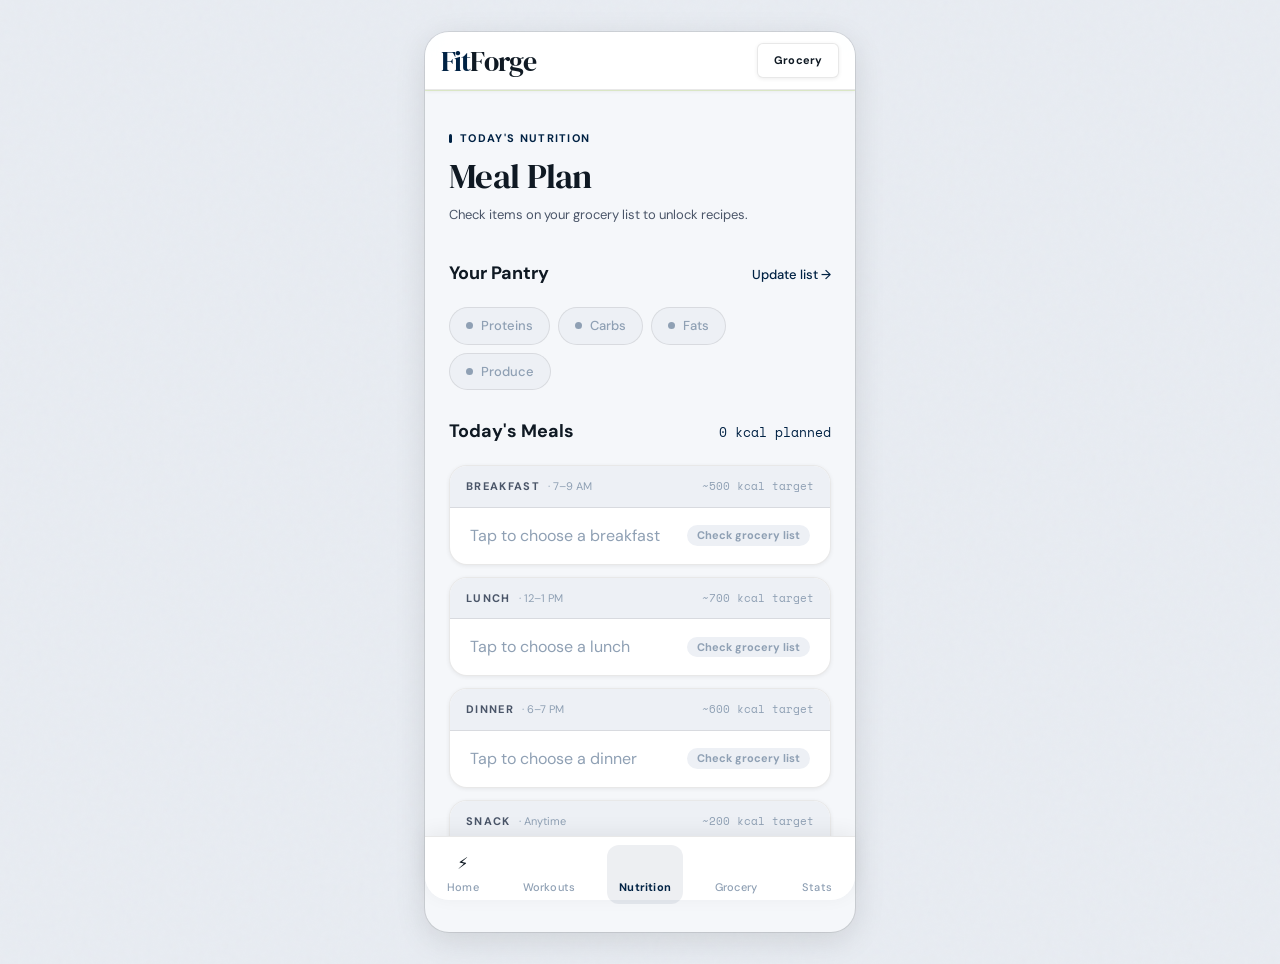
<file: nutrition.html>
<!DOCTYPE html>
<html lang="en">
<head>
 <meta charset="UTF-8">
 <meta name="viewport" content="width=device-width, initial-scale=1.0, viewport-fit=cover">
 <meta name="theme-color" content="#090b10">
 <link rel="preconnect" href="https://fonts.googleapis.com">
 <link rel="preconnect" href="https://fonts.gstatic.com" crossorigin>
 <link href="https://fonts.googleapis.com/css2?family=DM+Serif+Display:ital@0;1&family=Space+Mono:wght@400;700&family=DM+Sans:wght@400;500;700&display=swap" rel="stylesheet">
 <link rel="stylesheet" href="styles-light-full.css">
 <title>FitForge — Nutrition</title>

 <style>
 /* ── PANTRY PILLS ──────────────────────────────────────── */
 .pantry-row { display:flex; gap:var(--space-2); flex-wrap:wrap; }
 .pantry-pill { display:flex; align-items:center; gap:var(--space-2); padding:var(--space-2) var(--space-4); border-radius:var(--radius-full); font-size:var(--text-sm); font-weight:var(--weight-medium); border:1.5px solid; transition:all var(--transition-fast); }
 .pantry-pill--available { background:rgba(22,163,74,0.08); border-color:rgba(22,163,74,0.3); color:#15803d; }
 .pantry-pill--missing { background:var(--color-bg-elevated); border-color:var(--color-border); color:var(--color-text-muted); }
 .pantry-pill__dot { width:7px; height:7px; border-radius:50%; flex-shrink:0; }
 .pantry-pill--available .pantry-pill__dot { background:var(--color-success); }
 .pantry-pill--missing .pantry-pill__dot { background:var(--color-text-muted); }

 /* ── MEAL SLOT CARDS ───────────────────────────────────── */
 .meal-plan-grid { display:flex; flex-direction:column; gap:var(--space-3); }
 .meal-slot-card { background:var(--color-bg-surface); border:1.5px solid var(--color-border); border-radius:var(--radius-lg); overflow:hidden; transition:border-color var(--transition-fast); box-shadow:var(--shadow-sm); }
 .meal-slot-card.is-filled { border-color:var(--color-border-accent); }
 .meal-slot-header { display:flex; justify-content:space-between; align-items:center; padding:var(--space-3) var(--space-4); border-bottom:1px solid var(--color-border); background:var(--color-bg-elevated); }
 .meal-slot-header__left { display:flex; align-items:center; gap:var(--space-2); }
 .meal-slot-header__time { font-size:var(--text-xs); font-weight:var(--weight-bold); letter-spacing:var(--tracking-widest); text-transform:uppercase; color:var(--color-text-secondary); }
 .meal-slot-header__cal { font-family:var(--font-mono); font-size:var(--text-xs); color:var(--color-text-muted); }
 .meal-slot-empty { display:flex; align-items:center; justify-content:space-between; padding:var(--space-4) var(--space-5); cursor:pointer; transition:background var(--transition-fast); }
 .meal-slot-empty:hover { background:rgba(0,34,68,0.04); }
 .meal-slot-empty__text { font-size:var(--text-base); color:var(--color-text-muted); }
 .meal-slot-empty__badge { font-size:var(--text-xs); font-weight:var(--weight-bold); background:var(--color-accent); color:#ffffff; border-radius:var(--radius-full); padding:2px 10px; }
 .meal-slot-empty__badge--zero { background:var(--color-bg-elevated); color:var(--color-text-muted); }
 .meal-slot-filled { padding:var(--space-4) var(--space-5); display:flex; justify-content:space-between; align-items:center; gap:var(--space-3); }
 .meal-slot-filled__info { flex:1; min-width:0; }
 .meal-slot-filled__name { font-size:var(--text-base); font-weight:var(--weight-bold); color:var(--color-text-primary); white-space:nowrap; overflow:hidden; text-overflow:ellipsis; }
 .meal-slot-filled__macros { display:flex; gap:var(--space-3); margin-top:var(--space-2); }
 .meal-macro-chip { display:flex; align-items:center; gap:3px; font-family:var(--font-mono); font-size:var(--text-xs); color:var(--color-text-secondary); }
 .meal-macro-chip__dot { width:6px; height:6px; border-radius:50%; }
 .meal-slot-filled__actions { display:flex; flex-direction:column; gap:var(--space-2); align-items:flex-end; }
 .meal-slot-filled__cal { font-family:var(--font-mono); font-size:var(--text-md); font-weight:var(--weight-bold); color:var(--color-text-primary); }
 .meal-slot-filled__swap { font-size:var(--text-xs); color:var(--color-accent-text); font-weight:var(--weight-medium); cursor:pointer; }

 /* ── MACRO SUMMARY ─────────────────────────────────────── */
 .macro-summary-card { background:var(--color-bg-surface); border:1px solid var(--color-border); border-radius:var(--radius-lg); padding:var(--space-6); box-shadow:var(--shadow-sm); }
 .macro-summary-header { display:flex; justify-content:space-between; align-items:baseline; margin-bottom:var(--space-5); }
 .macro-summary__title { font-size:var(--text-xs); font-weight:var(--weight-bold); letter-spacing:var(--tracking-widest); text-transform:uppercase; color:var(--color-text-secondary); }
 .macro-summary__cal { font-family:var(--font-mono); font-size:var(--text-sm); color:var(--color-text-secondary); }
 .macro-summary-bars { display:flex; flex-direction:column; gap:var(--space-4); }
 .macro-summary-row { display:grid; grid-template-columns:60px 1fr auto; align-items:center; gap:var(--space-3); }
 .macro-summary-row__label { font-size:var(--text-sm); font-weight:var(--weight-medium); color:var(--color-text-secondary); }
 .macro-summary-row__values { font-family:var(--font-mono); font-size:var(--text-xs); color:var(--color-text-muted); text-align:right; white-space:nowrap; }

 /* ── ALMOST READY ──────────────────────────────────────── */
 .almost-card { background:var(--color-bg-surface); border:1px solid rgba(194,112,10,0.2); border-radius:var(--radius-lg); padding:var(--space-4); display:flex; align-items:center; gap:var(--space-4); box-shadow:var(--shadow-sm); }
 .almost-card__icon { font-size:28px; flex-shrink:0; }
 .almost-card__info { flex:1; }
 .almost-card__name { font-size:var(--text-base); font-weight:var(--weight-bold); color:var(--color-text-primary); }
 .almost-card__missing { font-size:var(--text-xs); color:var(--color-warning); margin-top:2px; font-weight:var(--weight-medium); }
 .almost-card__macros { font-size:var(--text-xs); color:var(--color-text-muted); margin-top:2px; font-family:var(--font-mono); }
 .almost-card__add { font-size:var(--text-xs); font-weight:var(--weight-bold); color:var(--color-accent-text); cursor:pointer; white-space:nowrap; flex-shrink:0; }

 /* ── SHARED OVERLAY + SHEET ────────────────────────────── */
 .sheet-overlay { position:fixed; inset:0; background:rgba(15,25,35,0.5); backdrop-filter:blur(6px); -webkit-backdrop-filter:blur(6px); z-index:500; display:flex; align-items:flex-end; justify-content:center; opacity:0; pointer-events:none; transition:opacity var(--transition-normal); }
 .sheet-overlay.is-open { opacity:1; pointer-events:auto; }
 .sheet { width:100%; max-width:var(--max-width-app); background:var(--color-bg-surface); border-top:1px solid var(--color-border); border-radius:var(--radius-xl) var(--radius-xl) 0 0; padding:var(--space-5); padding-bottom:calc(var(--space-8) + env(safe-area-inset-bottom,0px)); display:flex; flex-direction:column; gap:var(--space-4); transform:translateY(100%); transition:transform var(--transition-slow) cubic-bezier(0.4,0,0.2,1); box-shadow:0 -8px 40px rgba(0,0,0,0.12); }
 .sheet-overlay.is-open .sheet { transform:translateY(0); }
 .sheet--tall { max-height:90dvh; overflow-y:auto; }
 .sheet-handle { width:40px; height:4px; background:var(--color-border); border-radius:var(--radius-full); margin:0 auto; flex-shrink:0; }

 /* ── PICKER SHEET ──────────────────────────────────────── */
 .picker-tabs { display:flex; background:var(--color-bg-elevated); border-radius:var(--radius-full); padding:3px; gap:2px; }
 .picker-tab { flex:1; padding:var(--space-2) var(--space-3); border-radius:var(--radius-full); font-size:var(--text-xs); font-weight:var(--weight-bold); text-align:center; cursor:pointer; color:var(--color-text-muted); background:transparent; border:none; transition:all var(--transition-fast); font-family:var(--font-body); white-space:nowrap; }
 .picker-tab.is-active { background:var(--color-bg-surface); color:var(--color-text-primary); box-shadow:var(--shadow-sm); }
 .picker-recipe-list { display:flex; flex-direction:column; gap:var(--space-3); }

 /* Recipe card in picker */
 .picker-recipe-card { background:var(--color-bg-elevated); border:1.5px solid var(--color-border); border-radius:var(--radius-lg); padding:var(--space-4); transition:all var(--transition-fast); display:flex; gap:var(--space-3); align-items:center; }
 .picker-recipe-card.is-selected { border-color:var(--color-accent); background:rgba(0,34,68,0.07); }
 .picker-recipe-card.is-almost { opacity:0.8; }
 .picker-recipe-card__thumb { width:50px; height:50px; border-radius:var(--radius-md); flex-shrink:0; display:flex; align-items:center; justify-content:center; font-size:22px; }
 .picker-recipe-card__thumb--protein { background:linear-gradient(135deg,#d4f0b0,#b8e090); }
 .picker-recipe-card__thumb--carbs { background:linear-gradient(135deg,#b0d4f0,#90b8e8); }
 .picker-recipe-card__thumb--balanced { background:linear-gradient(135deg,#f0e0b0,#e8c880); }
 .picker-recipe-card__body { flex:1; min-width:0; }
 .picker-recipe-card__name { font-size:var(--text-base); font-weight:var(--weight-bold); color:var(--color-text-primary); }
 .picker-recipe-card__macros { display:flex; gap:var(--space-3); margin-top:var(--space-2); flex-wrap:wrap; }
 .picker-recipe-card__missing { font-size:var(--text-xs); color:var(--color-warning); font-weight:var(--weight-medium); margin-top:var(--space-1); }
 .picker-recipe-card__right { display:flex; flex-direction:column; align-items:flex-end; gap:var(--space-2); flex-shrink:0; }
 .picker-recipe-card__cal { font-family:var(--font-mono); font-size:var(--text-md); font-weight:var(--weight-bold); color:var(--color-text-primary); }
 .picker-recipe-card__cal small { display:block; font-size:9px; color:var(--color-text-muted); font-weight:var(--weight-normal); text-align:right; }

 /* Info button on each card */
 .info-btn { width:30px; height:30px; border-radius:50%; border:1.5px solid var(--color-border); background:var(--color-bg-surface); display:flex; align-items:center; justify-content:center; cursor:pointer; font-size:13px; color:var(--color-text-secondary); transition:all var(--transition-fast); flex-shrink:0; }
 .info-btn:hover { border-color:var(--color-border-accent); color:var(--color-accent-text); background:var(--color-accent-subtle); }

 /* Availability badges */
 .avail-badge { display:inline-flex; align-items:center; gap:3px; font-size:9px; font-weight:var(--weight-bold); letter-spacing:0.06em; text-transform:uppercase; padding:2px 7px; border-radius:var(--radius-full); }
 .avail-badge--ready { background:rgba(22,163,74,0.1); color:#15803d; }
 .avail-badge--almost { background:rgba(194,112,10,0.1); color:var(--color-warning); }

 .picker-empty { text-align:center; padding:var(--space-10) var(--space-4); color:var(--color-text-muted); }
 .picker-empty__icon { font-size:36px; margin-bottom:var(--space-3); }
 .picker-empty__text { font-size:var(--text-sm); line-height:var(--leading-relaxed); }
 .picker-empty__link { color:var(--color-accent-text); font-weight:var(--weight-bold); cursor:pointer; }

 /* ── RECIPE DETAIL SHEET ───────────────────────────────── */
 .detail-hero { display:flex; align-items:center; gap:var(--space-4); }
 .detail-hero__thumb { width:72px; height:72px; border-radius:var(--radius-lg); display:flex; align-items:center; justify-content:center; font-size:36px; flex-shrink:0; }
 .detail-hero__info { flex:1; }
 .detail-hero__name { font-family:var(--font-display); font-size:var(--text-xl); color:var(--color-text-primary); line-height:var(--leading-tight); letter-spacing:var(--tracking-tight); }
 .detail-hero__meta { font-size:var(--text-xs); color:var(--color-text-muted); margin-top:var(--space-1); display:flex; gap:var(--space-3); }

 /* Macro pills row in detail */
 .detail-macro-row { display:flex; gap:var(--space-2); flex-wrap:wrap; }
 .detail-macro-pill { flex:1; min-width:70px; background:var(--color-bg-elevated); border:1px solid var(--color-border); border-radius:var(--radius-md); padding:var(--space-3) var(--space-4); display:flex; flex-direction:column; align-items:center; gap:2px; }
 .detail-macro-pill__value { font-family:var(--font-mono); font-size:var(--text-lg); font-weight:var(--weight-bold); color:var(--color-text-primary); line-height:1; }
 .detail-macro-pill__label { font-size:9px; text-transform:uppercase; letter-spacing:0.06em; color:var(--color-text-muted); }

 /* Ingredients list */
 .detail-section-label { font-size:var(--text-xs); font-weight:var(--weight-bold); letter-spacing:var(--tracking-widest); text-transform:uppercase; color:var(--color-text-secondary); margin-bottom:var(--space-3); }
 .ingredient-list { display:flex; flex-direction:column; gap:var(--space-2); }
 .ingredient-row { display:flex; align-items:center; justify-content:space-between; padding:var(--space-3) var(--space-4); background:var(--color-bg-elevated); border-radius:var(--radius-md); }
 .ingredient-row__name { font-size:var(--text-sm); color:var(--color-text-primary); font-weight:var(--weight-medium); }
 .ingredient-row__amount { font-family:var(--font-mono); font-size:var(--text-sm); color:var(--color-text-secondary); }
 .ingredient-row__status { font-size:12px; flex-shrink:0; margin-left:var(--space-2); }

 /* Instructions list */
 .instructions-list { display:flex; flex-direction:column; gap:var(--space-3); }
 .instruction-step { display:flex; gap:var(--space-3); align-items:flex-start; }
 .instruction-step__num { width:24px; height:24px; border-radius:50%; background:var(--color-accent); color:#ffffff; font-size:11px; font-weight:var(--weight-bold); display:flex; align-items:center; justify-content:center; flex-shrink:0; margin-top:1px; }
 .instruction-step__text { font-size:var(--text-sm); color:var(--color-text-primary); line-height:var(--leading-relaxed); }

 /* Select CTA in detail view */
 .detail-cta { position:sticky; bottom:0; background:var(--color-bg-surface); padding-top:var(--space-4); border-top:1px solid var(--color-border); margin-top:var(--space-2); }
 </style>
</head>

<body>
 <div class="app-shell">

 <header class="app-header">
 <div class="app-header__logo">Fit<span>Forge</span></div>
 <div style="display:flex; gap:8px; align-items:center;">
 <div id="recipes-ready-badge" style="display:none; background:var(--color-accent); color:#ffffff; font-weight:700; font-size:var(--text-xs); padding:4px 12px; border-radius:var(--radius-full);">— ready</div>
 <a href="grocery-list.html" class="btn btn--secondary btn--sm" style="font-size:var(--text-xs);">Grocery</a>
 </div>
 </header>

 <main class="page-content" id="page-content">

 <section style="padding:var(--space-4) 0 var(--space-2);">
 <p class="label" style="color:var(--color-accent-text); margin-bottom:var(--space-2);">Today's Nutrition</p>
 <h1 class="heading-1" style="font-family:var(--font-display); letter-spacing:var(--tracking-tight);">Meal Plan</h1>
 <p style="font-size:var(--text-sm); color:var(--color-text-secondary); margin-top:var(--space-2);" id="pantry-subtitle">Loading your grocery list...</p>
 </section>

 <!-- PANTRY -->
 <section>
 <div class="section-header">
 <h2 class="section-header__title">Your Pantry</h2>
 <a href="grocery-list.html" class="section-header__link">Update list →</a>
 </div>
 <div class="pantry-row" id="pantry-pills">
 <div class="skeleton" style="height:32px;width:90px;border-radius:999px;"></div>
 <div class="skeleton" style="height:32px;width:80px;border-radius:999px;"></div>
 <div class="skeleton" style="height:32px;width:70px;border-radius:999px;"></div>
 </div>
 </section>

 <!-- MEAL SLOTS -->
 <section>
 <div class="section-header">
 <h2 class="section-header__title">Today's Meals</h2>
 <span class="section-header__link" id="meals-cal-total" style="font-family:var(--font-mono);">0 kcal planned</span>
 </div>
 <div class="meal-plan-grid" id="meal-plan-grid"></div>
 </section>

 <!-- MACRO SUMMARY -->
 <section>
 <div class="macro-summary-card animate-fade-in-up">
 <div class="macro-summary-header">
 <p class="macro-summary__title">Macro Summary</p>
 <div class="macro-summary__cal"><span id="summary-cal-planned">0</span> / <span id="summary-cal-target">—</span> kcal</div>
 </div>
 <div class="macro-summary-bars" id="macro-summary-bars"></div>
 </div>
 </section>

 <!-- ALMOST READY -->
 <section id="almost-section">
 <div class="section-header">
 <h2 class="section-header__title">Almost Ready</h2>
 <span style="font-size:var(--text-xs); color:var(--color-text-muted);">Missing 1 item</span>
 </div>
 <div class="stack stack-sm" id="almost-list"></div>
 </section>

 <div style="height:var(--space-8);"></div>
 </main>

 <!-- ══ PICKER OVERLAY ═══════════════════════════════════ -->
 <div class="sheet-overlay" id="picker-overlay" role="dialog" aria-modal="true" aria-label="Choose a meal">
 <div class="sheet sheet--tall" id="picker-sheet">
 <div class="sheet-handle" aria-hidden="true"></div>
 <div>
 <div style="font-size:var(--text-xs); font-weight:var(--weight-bold); letter-spacing:var(--tracking-widest); text-transform:uppercase; color:var(--color-accent-text);" id="picker-slot-label">Breakfast</div>
 <div style="font-family:var(--font-display); font-size:var(--text-xl); color:var(--color-text-primary);">Choose a meal</div>
 </div>
 <div class="picker-tabs" role="tablist" id="picker-tabs">
 <button class="picker-tab is-active" data-filter="available" onclick="setPickerFilter('available')">Available</button>
 <button class="picker-tab" data-filter="almost" onclick="setPickerFilter('almost')">Almost</button>
 <button class="picker-tab" data-filter="all" onclick="setPickerFilter('all')">All</button>
 </div>
 <div class="picker-recipe-list" id="picker-recipe-list"></div>
 </div>
 </div>

 <!-- ══ RECIPE DETAIL OVERLAY ════════════════════════════ -->
 <div class="sheet-overlay" id="detail-overlay" role="dialog" aria-modal="true" aria-label="Recipe details">
 <div class="sheet sheet--tall" id="detail-sheet">
 <div style="display:flex; justify-content:space-between; align-items:center; flex-shrink:0;">
 <div class="sheet-handle" style="margin:0;" aria-hidden="true"></div>
 <button onclick="closeDetail()" style="background:none; border:none; font-size:var(--text-lg); cursor:pointer; color:var(--color-text-secondary); padding:var(--space-2);" aria-label="Back to recipe list">← Back</button>
 </div>

 <!-- Detail content injected by JS -->
 <div id="detail-content"></div>

 <!-- Sticky CTA -->
 <div class="detail-cta" id="detail-cta">
 <button class="btn btn--primary btn--lg btn--full" id="detail-select-btn" onclick="confirmDetailSelection()">
 Add to Meal
 </button>
 </div>
 </div>
 </div>

 <div id="bottom-nav-container"></div>
 </div>

 <script src="script-merged.js"></script>

 <script>
 /* ============================================================
 RECIPE CATALOG
 Each recipe includes:
 slots[] — compatible meal types
 requiredIngredients — foodKeys that must be checked
 ingredients[] — display list with amounts
 steps[] — numbered instructions
 ============================================================ */
 const RECIPE_CATALOG = [
 {
 id: 'r-b1', name: 'Overnight Protein Oats', emoji: '',
 slots: ['breakfast'], thumbType: 'carbs',
 calories: 380, proteinG: 28, carbsG: 48, fatG: 8, prepMin: 5,
 requiredIngredients: ['oats', 'greek_yogurt'],
 ingredients: [
 { amount: '½ cup', name: 'Rolled Oats' },
 { amount: '½ cup', name: 'Greek Yogurt (2%)' },
 { amount: '1 scoop', name: 'Protein Powder' },
 { amount: '¼ cup', name: 'Blueberries (frozen)' },
 { amount: '1 tsp', name: 'Honey' },
 { amount: '½ cup', name: 'Almond Milk' },
 ],
 steps: [
 'Combine oats, protein powder, and almond milk in a jar or container.',
 'Stir in Greek yogurt until well mixed.',
 'Cover and refrigerate overnight (at least 6 hours).',
 'In the morning, top with blueberries and drizzle honey over the top.',
 'Stir and enjoy cold, or microwave for 90 seconds if preferred warm.',
 ],
 },
 {
 id: 'r-b2', name: 'Egg White Scramble', emoji: '',
 slots: ['breakfast'], thumbType: 'protein',
 calories: 280, proteinG: 32, carbsG: 12, fatG: 7, prepMin: 10,
 requiredIngredients: ['eggs', 'veggies'],
 ingredients: [
 { amount: '6 large', name: 'Egg Whites' },
 { amount: '1 cup', name: 'Baby Spinach' },
 { amount: '½ cup', name: 'Bell Peppers, diced' },
 { amount: '¼ cup', name: 'Cherry Tomatoes, halved' },
 { amount: '1 tsp', name: 'Olive Oil' },
 { amount: 'to taste', name: 'Salt, Pepper & Garlic Powder' },
 ],
 steps: [
 'Heat olive oil in a non-stick pan over medium heat.',
 'Add diced bell peppers and cook for 2 minutes until slightly softened.',
 'Add spinach and cherry tomatoes; cook 1 minute until spinach wilts.',
 'Pour in egg whites and season with salt, pepper, and garlic powder.',
 'Stir gently with a spatula, cooking until just set — about 3 minutes.',
 'Remove from heat immediately to avoid overcooking. Serve hot.',
 ],
 },
 {
 id: 'r-b3', name: 'Greek Yogurt Power Bowl', emoji: '',
 slots: ['breakfast', 'snack'], thumbType: 'protein',
 calories: 350, proteinG: 38, carbsG: 22, fatG: 10, prepMin: 5,
 requiredIngredients: ['greek_yogurt'],
 ingredients: [
 { amount: '1 cup', name: 'Greek Yogurt (2%)' },
 { amount: '¼ cup', name: 'Blueberries' },
 { amount: '2 tbsp', name: 'Walnuts, roughly chopped' },
 { amount: '1 tbsp', name: 'Chia Seeds' },
 { amount: '1 tsp', name: 'Honey' },
 { amount: '1 scoop', name: 'Protein Powder (optional)' },
 ],
 steps: [
 'If adding protein powder, mix it into the Greek yogurt first until smooth.',
 'Spoon yogurt into a bowl.',
 'Top with blueberries, walnuts, and chia seeds.',
 'Drizzle honey over the top.',
 'Serve immediately.',
 ],
 },
 {
 id: 'r-b4', name: 'PB Banana Oats', emoji: '',
 slots: ['breakfast'], thumbType: 'carbs',
 calories: 420, proteinG: 14, carbsG: 58, fatG: 14, prepMin: 5,
 requiredIngredients: ['oats'],
 ingredients: [
 { amount: '½ cup', name: 'Rolled Oats' },
 { amount: '1 cup', name: 'Water or Almond Milk' },
 { amount: '1 tbsp', name: 'Peanut Butter' },
 { amount: '1 medium', name: 'Banana, sliced' },
 { amount: '1 tsp', name: 'Chia Seeds' },
 { amount: '1 pinch', name: 'Cinnamon' },
 ],
 steps: [
 'Combine oats and liquid in a pot or microwave-safe bowl.',
 'Cook on stovetop over medium heat for 3–4 minutes, stirring frequently, until creamy. Or microwave for 2 minutes.',
 'Stir in peanut butter and cinnamon while oats are hot.',
 'Top with sliced banana and chia seeds.',
 'Serve immediately.',
 ],
 },
 {
 id: 'r-l1', name: 'Grilled Chicken Bowl', emoji: '',
 slots: ['lunch', 'dinner'], thumbType: 'protein',
 calories: 520, proteinG: 45, carbsG: 52, fatG: 9, prepMin: 25,
 requiredIngredients: ['chicken', 'rice', 'veggies'],
 ingredients: [
 { amount: '6 oz', name: 'Chicken Breast' },
 { amount: '½ cup', name: 'Brown Rice (dry measure)' },
 { amount: '1 cup', name: 'Broccoli Florets' },
 { amount: '1 tsp', name: 'Olive Oil' },
 { amount: '½ tsp', name: 'Garlic Powder' },
 { amount: '½ tsp', name: 'Paprika' },
 { amount: 'to taste', name: 'Salt & Pepper' },
 ],
 steps: [
 'Cook brown rice according to package directions (about 20 min).',
 'While rice cooks, pound chicken breast to even thickness. Season with garlic powder, paprika, salt, and pepper.',
 'Heat a grill pan or skillet over medium-high heat. Brush with olive oil.',
 'Cook chicken for 6–7 minutes per side until internal temperature reaches 165°F.',
 'Steam broccoli in the microwave for 3 minutes or blanch in boiling water for 2 minutes.',
 'Let chicken rest 3 minutes, then slice. Serve over rice with broccoli.',
 ],
 },
 {
 id: 'r-l2', name: 'Turkey Taco Bowl', emoji: '',
 slots: ['lunch', 'dinner'], thumbType: 'balanced',
 calories: 540, proteinG: 48, carbsG: 55, fatG: 12, prepMin: 20,
 requiredIngredients: ['turkey', 'rice'],
 ingredients: [
 { amount: '6 oz', name: 'Ground Turkey (93% lean)' },
 { amount: '½ cup', name: 'White or Brown Rice (dry)' },
 { amount: '¼ cup', name: 'Black Beans (canned, drained)' },
 { amount: '¼ cup', name: 'Salsa' },
 { amount: '½', name: 'Avocado, sliced' },
 { amount: '1 tsp', name: 'Cumin' },
 { amount: '1 tsp', name: 'Chili Powder' },
 { amount: '½ tsp', name: 'Garlic Powder' },
 ],
 steps: [
 'Cook rice according to package directions.',
 'Brown ground turkey in a skillet over medium-high heat, breaking it up as it cooks.',
 'Season with cumin, chili powder, garlic powder, salt, and pepper. Cook until no pink remains.',
 'Warm black beans in a small saucepan or microwave.',
 'Assemble bowl: rice, seasoned turkey, black beans, salsa.',
 'Top with sliced avocado and serve.',
 ],
 },
 {
 id: 'r-l3', name: 'Tuna & Veggie Wrap', emoji: '',
 slots: ['lunch'], thumbType: 'protein',
 calories: 380, proteinG: 36, carbsG: 28, fatG: 10, prepMin: 10,
 requiredIngredients: ['tuna', 'veggies'],
 ingredients: [
 { amount: '1 can (5oz)', name: 'Tuna in Water, drained' },
 { amount: '2 tbsp', name: 'Greek Yogurt (as mayo substitute)' },
 { amount: '1 large', name: 'Whole Grain Tortilla or Wrap' },
 { amount: '½ cup', name: 'Spinach or Mixed Greens' },
 { amount: '¼ cup', name: 'Cucumber, diced' },
 { amount: '¼ cup', name: 'Cherry Tomatoes, halved' },
 { amount: '1 tsp', name: 'Dijon Mustard' },
 { amount: 'to taste', name: 'Salt, Pepper & Lemon Juice' },
 ],
 steps: [
 'Drain tuna thoroughly and add to a bowl.',
 'Mix in Greek yogurt, Dijon mustard, and a squeeze of lemon juice. Season with salt and pepper.',
 'Lay the tortilla flat. Layer spinach leaves down the center.',
 'Add the tuna mixture, then top with cucumber and tomatoes.',
 'Roll tightly, tucking in the sides as you go. Slice in half and serve.',
 ],
 },
 {
 id: 'r-l4', name: 'Shrimp Stir Fry', emoji: '',
 slots: ['lunch', 'dinner'], thumbType: 'protein',
 calories: 410, proteinG: 36, carbsG: 44, fatG: 8, prepMin: 15,
 requiredIngredients: ['shrimp', 'rice', 'veggies'],
 ingredients: [
 { amount: '6 oz', name: 'Shrimp (frozen, thawed & peeled)' },
 { amount: '½ cup', name: 'Brown Rice (dry)' },
 { amount: '1 cup', name: 'Broccoli Florets' },
 { amount: '½ cup', name: 'Bell Peppers, sliced' },
 { amount: '2 tbsp', name: 'Low-Sodium Soy Sauce' },
 { amount: '1 tsp', name: 'Sesame Oil' },
 { amount: '2 cloves', name: 'Garlic, minced' },
 { amount: '½ tsp', name: 'Ginger (ground or fresh)' },
 ],
 steps: [
 'Cook brown rice according to package directions.',
 'Pat shrimp dry and season lightly with salt and pepper.',
 'Heat sesame oil in a wok or large skillet over high heat.',
 'Add garlic and ginger; stir-fry for 30 seconds until fragrant.',
 'Add broccoli and bell peppers; stir-fry for 3–4 minutes.',
 'Push vegetables to the side. Add shrimp and cook 2 minutes per side until pink.',
 'Add soy sauce and toss everything together. Serve over rice immediately.',
 ],
 },
 {
 id: 'r-d1', name: 'Salmon & Asparagus', emoji: '',
 slots: ['dinner'], thumbType: 'protein',
 calories: 460, proteinG: 42, carbsG: 8, fatG: 22, prepMin: 20,
 requiredIngredients: ['salmon', 'veggies'],
 ingredients: [
 { amount: '6 oz', name: 'Salmon Fillet' },
 { amount: '1 bunch', name: 'Asparagus, trimmed' },
 { amount: '1 tbsp', name: 'Olive Oil' },
 { amount: '1', name: 'Lemon (zested and juiced)' },
 { amount: '2 cloves', name: 'Garlic, minced' },
 { amount: '1 tsp', name: 'Dried Dill or Parsley' },
 { amount: 'to taste', name: 'Salt & Pepper' },
 ],
 steps: [
 'Preheat oven to 400°F (200°C). Line a baking sheet with parchment.',
 'Arrange asparagus on one half of the sheet. Toss with half the olive oil, salt, and pepper.',
 'Place salmon skin-side down on the other half.',
 'Mix remaining olive oil with garlic, lemon zest, lemon juice, and dill. Brush over salmon.',
 'Roast for 12–15 minutes until salmon flakes easily with a fork and asparagus is tender.',
 'Serve together with lemon wedges.',
 ],
 },
 {
 id: 'r-d2', name: 'Beef & Sweet Potato', emoji: '',
 slots: ['dinner'], thumbType: 'balanced',
 calories: 580, proteinG: 44, carbsG: 42, fatG: 18, prepMin: 30,
 requiredIngredients: ['beef', 'potato', 'veggies'],
 ingredients: [
 { amount: '6 oz', name: 'Lean Ground Beef (93%)' },
 { amount: '1 large', name: 'Sweet Potato, cubed' },
 { amount: '1 cup', name: 'Broccoli Florets' },
 { amount: '1 tbsp', name: 'Olive Oil' },
 { amount: '½ tsp', name: 'Cumin' },
 { amount: '½ tsp', name: 'Smoked Paprika' },
 { amount: 'to taste', name: 'Salt & Pepper' },
 ],
 steps: [
 'Preheat oven to 425°F (220°C). Toss sweet potato cubes with olive oil, cumin, paprika, salt, and pepper.',
 'Spread on a baking sheet and roast for 20–25 minutes, flipping halfway.',
 'While potato roasts, brown ground beef in a skillet over medium-high heat.',
 'Season beef with salt, pepper, and remaining spices. Drain any excess fat.',
 'Steam or microwave broccoli for 3 minutes until tender-crisp.',
 'Plate roasted sweet potato, beef, and broccoli together.',
 ],
 },
 {
 id: 'r-d3', name: 'Tofu Veggie Bowl', emoji: '',
 slots: ['lunch', 'dinner'], thumbType: 'balanced',
 calories: 380, proteinG: 22, carbsG: 38, fatG: 14, prepMin: 20,
 requiredIngredients: ['tofu', 'veggies', 'rice'],
 ingredients: [
 { amount: '6 oz', name: 'Firm Tofu, pressed and cubed' },
 { amount: '½ cup', name: 'Brown Rice (dry)' },
 { amount: '1 cup', name: 'Broccoli & Bell Peppers, mixed' },
 { amount: '2 tbsp', name: 'Low-Sodium Soy Sauce' },
 { amount: '1 tbsp', name: 'Sesame Oil' },
 { amount: '1 tsp', name: 'Sriracha (optional)' },
 { amount: '1 tsp', name: 'Sesame Seeds' },
 ],
 steps: [
 'Press tofu between paper towels for 10 minutes to remove excess moisture. Cube into 1-inch pieces.',
 'Cook brown rice according to package directions.',
 'Heat sesame oil in a pan over medium-high heat. Add tofu in a single layer.',
 'Cook without stirring for 3–4 minutes until golden. Flip and cook another 3 minutes.',
 'Add vegetables and stir-fry for 3 minutes.',
 'Add soy sauce and sriracha. Toss to coat and cook 1 more minute.',
 'Serve over rice, garnished with sesame seeds.',
 ],
 },
 {
 id: 'r-s1', name: 'Cottage Cheese Bowl', emoji: '',
 slots: ['snack'], thumbType: 'protein',
 calories: 220, proteinG: 26, carbsG: 12, fatG: 5, prepMin: 2,
 requiredIngredients: ['cottage_cheese'],
 ingredients: [
 { amount: '¾ cup', name: 'Cottage Cheese (2%)' },
 { amount: '¼ cup', name: 'Blueberries or Fruit of Choice' },
 { amount: '1 tsp', name: 'Chia Seeds' },
 { amount: '1 drizzle', name: 'Honey (optional)' },
 ],
 steps: [
 'Spoon cottage cheese into a small bowl.',
 'Top with blueberries and chia seeds.',
 'Drizzle honey if desired.',
 'Eat immediately or refrigerate up to 4 hours.',
 ],
 },
 {
 id: 'r-s2', name: 'Hard Boiled Eggs', emoji: '',
 slots: ['snack', 'breakfast'], thumbType: 'protein',
 calories: 140, proteinG: 12, carbsG: 1, fatG: 10, prepMin: 12,
 requiredIngredients: ['eggs'],
 ingredients: [
 { amount: '2 large', name: 'Eggs' },
 { amount: 'to taste', name: 'Salt & Pepper' },
 { amount: 'optional', name: 'Hot Sauce or Everything Bagel Seasoning' },
 ],
 steps: [
 'Place eggs in a small pot and cover with cold water by 1 inch.',
 'Bring to a boil over medium-high heat.',
 'Once boiling, cover and remove from heat. Let sit for 10–11 minutes.',
 'Transfer eggs to a bowl of ice water for 5 minutes to stop cooking.',
 'Peel under running water. Season with salt and pepper.',
 ],
 },
 {
 id: 'r-s3', name: 'Avocado Rice Cake', emoji: '',
 slots: ['snack'], thumbType: 'balanced',
 calories: 180, proteinG: 4, carbsG: 22, fatG: 9, prepMin: 3,
 requiredIngredients: ['avocado'],
 ingredients: [
 { amount: '2 plain', name: 'Rice Cakes' },
 { amount: '½', name: 'Avocado, mashed' },
 { amount: '1 pinch', name: 'Red Pepper Flakes' },
 { amount: '1 squeeze', name: 'Lemon Juice' },
 { amount: 'to taste', name: 'Salt & Everything Bagel Seasoning' },
 ],
 steps: [
 'Mash avocado with a fork in a small bowl.',
 'Add lemon juice, salt, and a pinch of red pepper flakes. Mix well.',
 'Spread mashed avocado evenly over both rice cakes.',
 'Sprinkle with everything bagel seasoning and serve immediately.',
 ],
 },
 ];

 /* ── MEAL SLOT DEFINITIONS ───────────────────────────── */
 const MEAL_SLOTS = [
 { id: 'breakfast', label: 'Breakfast', time: '7–9 AM', pct: 0.25, compatibleSlots: ['breakfast'] },
 { id: 'lunch', label: 'Lunch', time: '12–1 PM', pct: 0.35, compatibleSlots: ['lunch'] },
 { id: 'dinner', label: 'Dinner', time: '6–7 PM', pct: 0.30, compatibleSlots: ['dinner', 'lunch'] },
 { id: 'snack', label: 'Snack', time: 'Anytime', pct: 0.10, compatibleSlots: ['snack'] },
 ];

 const STORAGE_MEAL_PLAN_KEY = 'fitforge_meal_plan';

 /* ── PAGE STATE ──────────────────────────────────────── */
 const nutritionState = {
 profile: null,
 checkedFoodKeys: [],
 checkedCategories: [],
 mealPlan: { breakfast: null, lunch: null, dinner: null, snack: null },
 activeSlotId: null,
 pickerFilter: 'available',
 detailRecipeId: null, // recipe currently shown in detail sheet
 };

 /* ── INIT ────────────────────────────────────────────── */
 document.addEventListener('DOMContentLoaded', () => {
 nutritionState.profile = AppState.getProfile();
 loadGroceryData();
 loadSavedMealPlan();
 renderPantry();
 renderMealSlots();
 renderMacroSummary();
 renderAlmostReady();
 renderHeaderBadge();

 // Close picker when tapping overlay background
 document.getElementById('picker-overlay')?.addEventListener('click', e => {
 if (e.target === e.currentTarget) closePicker();
 });
 // Close detail when tapping overlay background
 document.getElementById('detail-overlay')?.addEventListener('click', e => {
 if (e.target === e.currentTarget) closeDetail();
 });
 });

 /* ── GROCERY DATA ────────────────────────────────────── */
 function loadGroceryData() {
 try {
 const stored = localStorage.getItem('fitforge_grocery_list');
 if (!stored) { UIHelpers.setText('#pantry-subtitle', 'No grocery list found — add items to unlock recipes.'); return; }
 const items = JSON.parse(stored)?.items ?? [];
 const checkedItems = items.filter(i => i.checked && i.foodKey);
 nutritionState.checkedFoodKeys = [...new Set(checkedItems.map(i => i.foodKey))];
 nutritionState.checkedCategories = [...new Set(items.filter(i => i.checked).map(i => i.category))];
 const total = items.length;
 const checked = items.filter(i => i.checked).length;
 UIHelpers.setText('#pantry-subtitle', checked > 0 ? `${checked} of ${total} grocery items checked` : 'Check items on your grocery list to unlock recipes.');
 } catch (e) { UIHelpers.setText('#pantry-subtitle', 'Could not load grocery list.'); }
 }

 /* ── AVAILABILITY ────────────────────────────────────── */
 function getRecipeAvailability(recipe) {
 const required = recipe.requiredIngredients ?? [];
 if (!required.length) return { status: 'available', missing: [] };
 const missing = required.filter(k => !nutritionState.checkedFoodKeys.includes(k));
 if (!missing.length) return { status: 'available', missing: [] };
 if (missing.length === 1) return { status: 'almost', missing };
 return { status: 'locked', missing };
 }

 function foodKeyToName(key) {
 const map = { chicken:'Chicken', rice:'Rice', veggies:'Vegetables', turkey:'Turkey', salmon:'Salmon', tuna:'Tuna', shrimp:'Shrimp', beef:'Beef', tofu:'Tofu', eggs:'Eggs', greek_yogurt:'Greek Yogurt', cottage_cheese:'Cottage Cheese', oats:'Oats', potato:'Sweet Potato', avocado:'Avocado' };
 return map[key] ?? key;
 }

 function countAvailableForSlot(slotId) {
 const slot = MEAL_SLOTS.find(s => s.id === slotId);
 if (!slot) return 0;
 return RECIPE_CATALOG.filter(r => slot.compatibleSlots.some(cs => r.slots.includes(cs)) && getRecipeAvailability(r).status === 'available').length;
 }

 function countTotalAvailable() {
 return RECIPE_CATALOG.filter(r => getRecipeAvailability(r).status === 'available').length;
 }

 /* ── PERSISTENCE ─────────────────────────────────────── */
 function loadSavedMealPlan() {
 try {
 const raw = localStorage.getItem(STORAGE_MEAL_PLAN_KEY);
 if (!raw) return;
 const saved = JSON.parse(raw);
 if (saved.date !== UIHelpers.getTodayString()) return;
 MEAL_SLOTS.forEach(slot => {
 if (saved[slot.id]) {
 const recipe = RECIPE_CATALOG.find(r => r.id === saved[slot.id]);
 if (recipe) nutritionState.mealPlan[slot.id] = recipe;
 }
 });
 } catch {}
 }

 function saveMealPlan() {
 const data = { date: UIHelpers.getTodayString() };
 MEAL_SLOTS.forEach(s => { data[s.id] = nutritionState.mealPlan[s.id]?.id ?? null; });
 localStorage.setItem(STORAGE_MEAL_PLAN_KEY, JSON.stringify(data));
 }

 /* ── RENDER: HEADER BADGE ────────────────────────────── */
 function renderHeaderBadge() {
 const badge = document.getElementById('recipes-ready-badge');
 if (!badge) return;
 const count = countTotalAvailable();
 badge.textContent = `${count} ready`;
 badge.style.display = count > 0 ? 'block' : 'none';
 }

 /* ── RENDER: PANTRY ──────────────────────────────────── */
 function renderPantry() {
 const container = document.getElementById('pantry-pills');
 if (!container) return;
 const cats = [
 { key:'protein', label:'Proteins', icon:'' }, { key:'carbs', label:'Carbs', icon:'' },
 { key:'fat', label:'Fats', icon:'' }, { key:'produce', label:'Produce', icon:'' },
 ];
 container.innerHTML = cats.map(c => {
 const ok = nutritionState.checkedCategories.includes(c.key);
 return `<div class="pantry-pill pantry-pill--${ok?'available':'missing'}"><div class="pantry-pill__dot"></div><span>${c.icon} ${c.label}</span></div>`;
 }).join('');
 }

 /* ── RENDER: MEAL SLOTS ──────────────────────────────── */
 function renderMealSlots() {
 const grid = document.getElementById('meal-plan-grid');
 if (!grid) return;
 const targetCal = nutritionState.profile?.calculatedMacros?.targetCalories ?? 2000;
 grid.innerHTML = MEAL_SLOTS.map(slot => {
 const recipe = nutritionState.mealPlan[slot.id];
 const slotTarget = Math.round(targetCal * slot.pct);
 const available = countAvailableForSlot(slot.id);
 return `
 <div class="meal-slot-card ${recipe?'is-filled':''}" id="slot-card-${slot.id}">
 <div class="meal-slot-header">
 <div class="meal-slot-header__left">
 <span class="meal-slot-header__time">${slot.label}</span>
 <span style="color:var(--color-text-muted); font-size:var(--text-xs);">· ${slot.time}</span>
 </div>
 <span class="meal-slot-header__cal">~${slotTarget} kcal target</span>
 </div>
 ${recipe ? buildFilledSlot(slot, recipe) : buildEmptySlot(slot, available)}
 </div>`;
 }).join('');
 updateCalTotals();
 }

 function buildEmptySlot(slot, available) {
 return `
 <div class="meal-slot-empty" onclick="openPicker('${slot.id}')" role="button" tabindex="0">
 <span class="meal-slot-empty__text">Tap to choose a ${slot.label.toLowerCase()}</span>
 <span class="meal-slot-empty__badge ${available===0?'meal-slot-empty__badge--zero':''}">
 ${available > 0 ? `${available} available` : 'Check grocery list'}
 </span>
 </div>`;
 }

 function buildFilledSlot(slot, recipe) {
 return `
 <div class="meal-slot-filled" onclick="openPicker('${slot.id}')" role="button" tabindex="0">
 <div class="meal-slot-filled__info">
 <div class="meal-slot-filled__name">${recipe.emoji} ${UIHelpers.escapeHTML(recipe.name)}</div>
 <div class="meal-slot-filled__macros">
 <span class="meal-macro-chip">${recipe.proteinG}g P</span>
 <span class="meal-macro-chip">${recipe.carbsG}g C</span>
 <span class="meal-macro-chip">${recipe.fatG}g F</span>
 </div>
 </div>
 <div class="meal-slot-filled__actions">
 <div class="meal-slot-filled__cal">${recipe.calories}</div>
 <div class="meal-slot-filled__swap">Swap ⇄</div>
 </div>
 </div>`;
 }

 /* ── RENDER: MACRO SUMMARY ───────────────────────────── */
 function renderMacroSummary() {
 const macros = nutritionState.profile?.calculatedMacros;
 const targets = { proteinG: macros?.proteinG??180, carbsG: macros?.carbsG??200, fatG: macros?.fatG??55, calories: macros?.targetCalories??2000 };
 const planned = getTotalPlannedMacros();
 UIHelpers.setText('#summary-cal-planned', planned.calories);
 UIHelpers.setText('#summary-cal-target', targets.calories);
 const container = document.getElementById('macro-summary-bars');
 if (!container) return;
 const rows = [
 { label:'Protein', planned:planned.proteinG, target:targets.proteinG, color:'var(--color-protein)' },
 { label:'Carbs', planned:planned.carbsG, target:targets.carbsG, color:'var(--color-carbs)' },
 { label:'Fat', planned:planned.fatG, target:targets.fatG, color:'var(--color-fat)' },
 ];
 container.innerHTML = rows.map(r => {
 const pct = Math.min(100, Math.round(r.planned/r.target*100));
 return `
 <div class="macro-summary-row">
 <span class="macro-summary-row__label">${r.label}</span>
 <div style="flex:1;"><div class="progress-bar"><div class="progress-bar__fill" style="background:${r.color};width:${pct}%;"></div></div></div>
 <span class="macro-summary-row__values">${r.planned}g / ${r.target}g</span>
 </div>`;
 }).join('');
 }

 /* ── RENDER: ALMOST READY ────────────────────────────── */
 function renderAlmostReady() {
 const section = document.getElementById('almost-section');
 const list = document.getElementById('almost-list');
 if (!list) return;
 const almost = RECIPE_CATALOG.filter(r => getRecipeAvailability(r).status === 'almost');
 if (!almost.length) { section && (section.style.display='none'); return; }
 section && (section.style.display='');
 list.innerHTML = almost.slice(0, 4).map(recipe => {
 const { missing } = getRecipeAvailability(recipe);
 return `
 <div class="almost-card">
 <div class="almost-card__icon" style="display:none;"></div>
 <div class="almost-card__info">
 <div class="almost-card__name">${UIHelpers.escapeHTML(recipe.name)}</div>
 <div class="almost-card__missing">Missing: ${missing.map(foodKeyToName).join(', ')}</div>
 <div class="almost-card__macros">${recipe.calories} kcal · ${recipe.proteinG}P · ${recipe.carbsG}C · ${recipe.fatG}F</div>
 </div>
 <a href="grocery-list.html" class="almost-card__add">+ Add →</a>
 </div>`;
 }).join('');
 }

 /* ── TOTALS ──────────────────────────────────────────── */
 function getTotalPlannedMacros() {
 const t = { calories:0, proteinG:0, carbsG:0, fatG:0 };
 MEAL_SLOTS.forEach(s => { const r=nutritionState.mealPlan[s.id]; if(r){t.calories+=r.calories;t.proteinG+=r.proteinG;t.carbsG+=r.carbsG;t.fatG+=r.fatG;} });
 return t;
 }

 function updateCalTotals() {
 UIHelpers.setText('#meals-cal-total', `${getTotalPlannedMacros().calories.toLocaleString()} kcal planned`);
 }

 /* ════════════════════════════════════════════════════════
 PICKER MODAL
 ════════════════════════════════════════════════════════ */
 function openPicker(slotId) {
 nutritionState.activeSlotId = slotId;
 nutritionState.pickerFilter = 'available';
 const slot = MEAL_SLOTS.find(s => s.id === slotId);
 UIHelpers.setText('#picker-slot-label', slot?.label ?? slotId);
 setPickerFilter('available');
 document.getElementById('picker-overlay').classList.add('is-open');
 }

 function closePicker() {
 document.getElementById('picker-overlay').classList.remove('is-open');
 nutritionState.activeSlotId = null;
 }

 function setPickerFilter(filter) {
 nutritionState.pickerFilter = filter;
 document.querySelectorAll('.picker-tab').forEach(btn => {
 btn.classList.toggle('is-active', btn.dataset.filter === filter);
 });
 renderPickerRecipes();
 }

 function renderPickerRecipes() {
 const list = document.getElementById('picker-recipe-list');
 const slotId = nutritionState.activeSlotId;
 if (!list || !slotId) return;
 const slot = MEAL_SLOTS.find(s => s.id === slotId);
 if (!slot) return;

 let recipes = RECIPE_CATALOG.filter(r => slot.compatibleSlots.some(cs => r.slots.includes(cs)));

 const filter = nutritionState.pickerFilter;
 recipes = recipes.filter(r => {
 const { status } = getRecipeAvailability(r);
 if (filter === 'available') return status === 'available';
 if (filter === 'almost') return status === 'almost';
 return true;
 });

 if (!recipes.length) {
 list.innerHTML = `
 <div class="picker-empty">
 <div class="picker-empty__icon">${filter==='available'?'':''}</div>
 <div class="picker-empty__text">
 ${filter==='available'
 ? `No recipes ready for ${slot.label} yet.<br><span class="picker-empty__link" onclick="window.location.href='grocery-list.html'">Check items on your grocery list →</span>`
 : `No ${filter==='almost'?'"almost ready"':''} recipes for ${slot.label}.`}
 </div>
 </div>`;
 return;
 }

 const currentRecipe = nutritionState.mealPlan[slotId];
 list.innerHTML = recipes.map(recipe => {
 const { status, missing } = getRecipeAvailability(recipe);
 const isSelected = currentRecipe?.id === recipe.id;
 return `
 <div class="picker-recipe-card ${isSelected?'is-selected':''} ${status==='almost'?'is-almost':''}"
 role="button" tabindex="0">

 <!-- Tap thumb → open detail -->
 <div class="picker-recipe-card__thumb picker-recipe-card__thumb--${recipe.thumbType}"
 onclick="openDetail('${recipe.id}')"
 title="View ingredients & instructions"
 style="cursor:pointer;">
 ${recipe.emoji}
 </div>

 <!-- Tap body → select recipe -->
 <div class="picker-recipe-card__body" onclick="selectRecipe('${recipe.id}')">
 <div style="display:flex; align-items:center; gap:6px; margin-bottom:4px;">
 <span class="picker-recipe-card__name">${UIHelpers.escapeHTML(recipe.name)}</span>
 ${status==='available' ? `<span class="avail-badge avail-badge--ready"> Ready</span>` : status==='almost' ? `<span class="avail-badge avail-badge--almost">Almost</span>` : ''}
 </div>
 <div class="picker-recipe-card__macros">
 <span class="meal-macro-chip">${recipe.proteinG}g P</span>
 <span class="meal-macro-chip">${recipe.carbsG}g C</span>
 <span class="meal-macro-chip">${recipe.fatG}g F</span>
 </div>
 ${missing.length ? `<div class="picker-recipe-card__missing">Missing: ${missing.map(foodKeyToName).join(', ')}</div>` : ''}
 </div>

 <!-- Right: cal + info button -->
 <div class="picker-recipe-card__right">
 <div class="picker-recipe-card__cal" onclick="selectRecipe('${recipe.id}')">${recipe.calories}<small>kcal</small></div>
 <button class="info-btn" onclick="openDetail('${recipe.id}')" aria-label="View ingredients and instructions for ${UIHelpers.escapeHTML(recipe.name)}">ℹ</button>
 </div>
 </div>`;
 }).join('');
 }

 /* Tap card body → select immediately */
 function selectRecipe(recipeId) {
 const slotId = nutritionState.activeSlotId;
 if (!slotId) return;
 const recipe = RECIPE_CATALOG.find(r => r.id === recipeId);
 if (!recipe) return;
 nutritionState.mealPlan[slotId] = recipe;
 saveMealPlan();
 closePicker();
 renderMealSlots();
 renderMacroSummary();
 renderAlmostReady();
 UIHelpers.showToast(`${recipe.name} added to ${MEAL_SLOTS.find(s=>s.id===slotId)?.label}`, 'success');
 }

 /* ════════════════════════════════════════════════════════
 RECIPE DETAIL SHEET
 Opens over the picker. User can read ingredients +
 instructions, then tap "Add to Meal" to select.
 ════════════════════════════════════════════════════════ */
 function openDetail(recipeId) {
 const recipe = RECIPE_CATALOG.find(r => r.id === recipeId);
 if (!recipe) return;

 nutritionState.detailRecipeId = recipeId;

 const { status, missing } = getRecipeAvailability(recipe);
 const slotId = nutritionState.activeSlotId;
 const slotLabel = MEAL_SLOTS.find(s => s.id === slotId)?.label ?? 'Meal';

 // Update the CTA button label
 const ctaBtn = document.getElementById('detail-select-btn');
 if (ctaBtn) {
 ctaBtn.textContent = `Add to ${slotLabel}`;
 ctaBtn.disabled = false;
 }

 // Build the ingredient rows with a / availability indicator
 const ingredientRows = recipe.ingredients.map(ing => {
 // Best-effort check: see if the ingredient name matches any checked foodKey
 const lowerName = ing.name.toLowerCase();
 const isAvail = nutritionState.checkedFoodKeys.some(key =>
 lowerName.includes(key.replace('_', ' ')) ||
 lowerName.includes(key)
 );
 return `
 <div class="ingredient-row">
 <div>
 <div class="ingredient-row__name">${UIHelpers.escapeHTML(ing.name)}</div>
 </div>
 <div style="display:flex; align-items:center; gap:var(--space-3);">
 <span class="ingredient-row__amount">${UIHelpers.escapeHTML(ing.amount)}</span>
 <span class="ingredient-row__status" title="${isAvail ? 'In your grocery list' : 'Not in your grocery list'}">${isAvail ? '' : '◻'}</span>
 </div>
 </div>`;
 }).join('');

 // Build the step list
 const stepsList = recipe.steps.map((step, i) => `
 <div class="instruction-step">
 <div class="instruction-step__num">${i + 1}</div>
 <div class="instruction-step__text">${UIHelpers.escapeHTML(step)}</div>
 </div>`).join('');

 // Build the missing ingredients warning (if any)
 const missingHTML = missing.length
 ? `<div style="background:rgba(194,112,10,0.08); border:1px solid rgba(194,112,10,0.25); border-radius:var(--radius-md); padding:var(--space-3) var(--space-4); font-size:var(--text-xs); color:var(--color-warning);">
 ⚠ Missing from grocery list: ${missing.map(foodKeyToName).join(', ')}
 — <a href="grocery-list.html" style="color:var(--color-warning); font-weight:700;">Add to list →</a>
 </div>`
 : '';

 document.getElementById('detail-content').innerHTML = `
 <!-- Hero -->
 <div class="detail-hero">
 <div class="detail-hero__thumb picker-recipe-card__thumb--${recipe.thumbType}">${recipe.emoji}</div>
 <div class="detail-hero__info">
 <div class="detail-hero__name">${UIHelpers.escapeHTML(recipe.name)}</div>
 <div class="detail-hero__meta">
 <span>⏱ ${recipe.prepMin} min</span>
 <span> 1 serving</span>
 </div>
 </div>
 </div>

 <!-- Macro pills -->
 <div class="detail-macro-row">
 <div class="detail-macro-pill">
 <div class="detail-macro-pill__value" style="color:var(--color-accent-text);">${recipe.calories}</div>
 <div class="detail-macro-pill__label">kcal</div>
 </div>
 <div class="detail-macro-pill">
 <div class="detail-macro-pill__value">${recipe.proteinG}g</div>
 <div class="detail-macro-pill__label">Protein</div>
 </div>
 <div class="detail-macro-pill">
 <div class="detail-macro-pill__value">${recipe.carbsG}g</div>
 <div class="detail-macro-pill__label">Carbs</div>
 </div>
 <div class="detail-macro-pill">
 <div class="detail-macro-pill__value">${recipe.fatG}g</div>
 <div class="detail-macro-pill__label">Fat</div>
 </div>
 </div>

 ${missingHTML}

 <!-- Ingredients -->
 <div>
 <div class="detail-section-label">Ingredients</div>
 <div class="ingredient-list">${ingredientRows}</div>
 </div>

 <!-- Instructions -->
 <div>
 <div class="detail-section-label">Instructions</div>
 <div class="instructions-list">${stepsList}</div>
 </div>
 `;

 // Show the detail overlay ON TOP of the picker overlay
 document.getElementById('detail-overlay').classList.add('is-open');
 }

 function closeDetail() {
 document.getElementById('detail-overlay').classList.remove('is-open');
 nutritionState.detailRecipeId = null;
 }

 /** Called when user taps "Add to Meal" from the detail sheet */
 function confirmDetailSelection() {
 const recipeId = nutritionState.detailRecipeId;
 if (!recipeId) return;
 closeDetail();
 selectRecipe(recipeId); // this also closes the picker
 }
 </script>
</body>
</html>
</file>
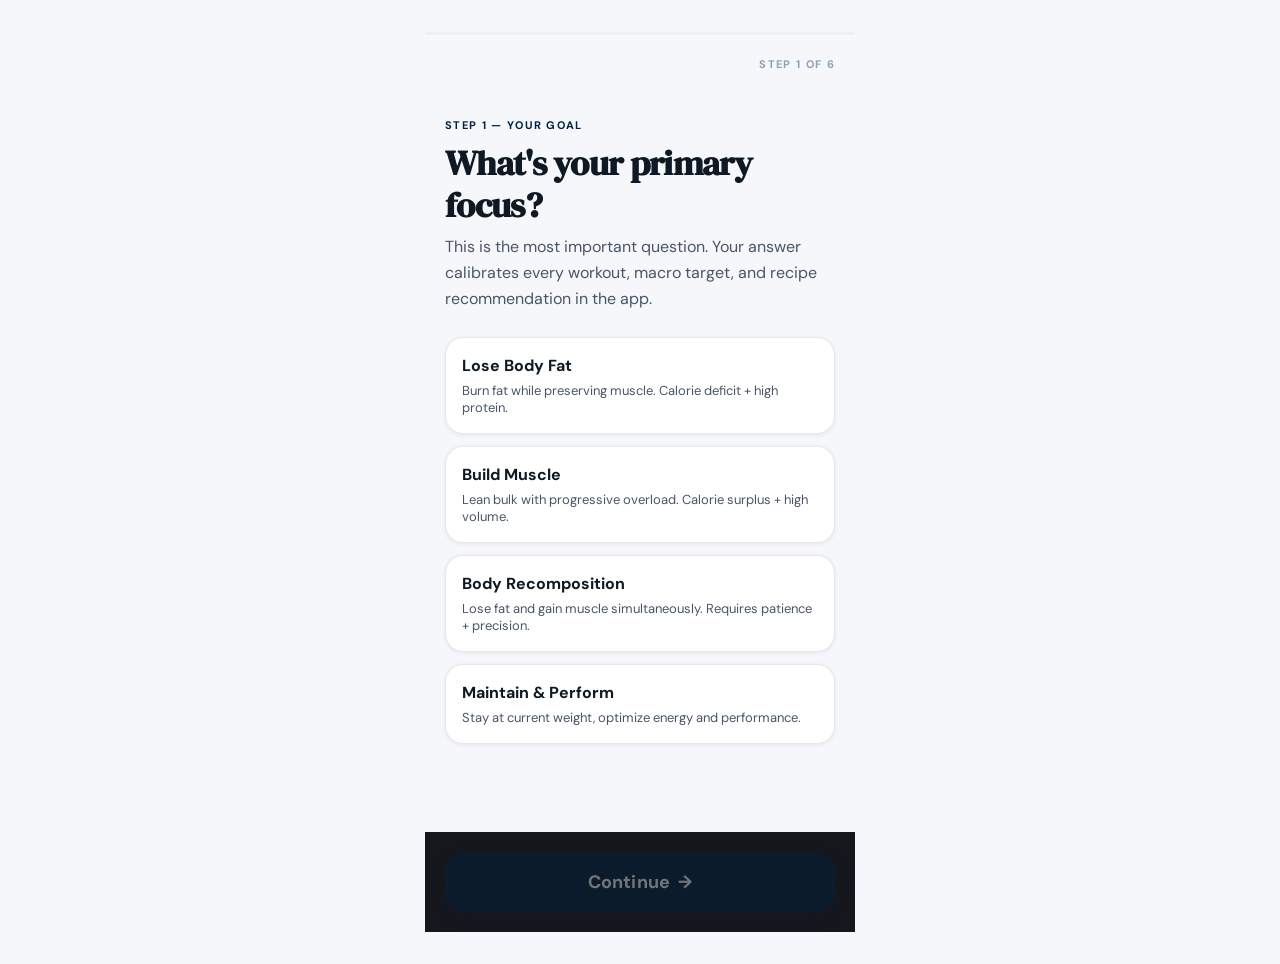
<file: onboarding.html>
<!DOCTYPE html>
<html lang="en">
<head>
 <meta charset="UTF-8">
 <meta name="viewport" content="width=device-width, initial-scale=1.0, viewport-fit=cover">
 <meta name="theme-color" content="#090b10">
 <meta name="description" content="FitForge Onboarding — Set up your personalized fitness plan">

 <link rel="preconnect" href="https://fonts.googleapis.com">
 <link rel="preconnect" href="https://fonts.gstatic.com" crossorigin>
 <link href="https://fonts.googleapis.com/css2?family=DM+Serif+Display:ital@0;1&family=Space+Mono:wght@400;700&family=DM+Sans:wght@400;500;700&display=swap" rel="stylesheet">

 <link rel="stylesheet" href="styles-light-full.css">

 <title>FitForge — Let's Build Your Plan</title>

 <style>
 /* ─── ONBOARDING-SPECIFIC LAYOUT ─────────────────────────── */

 /* No bottom nav on onboarding — we use our own progress system */
 body {
 background: var(--color-bg-base);
 }

 .onboarding-shell {
 width: 100%;
 max-width: var(--max-width-app);
 min-height: 100dvh;
 background: var(--color-bg-base);
 display: flex;
 flex-direction: column;
 margin: 0 auto;
 overflow: hidden;
 position: relative;
 }

 /* ─── PROGRESS BAR (top of page) ─────────────────────────── */

 .onboarding-progress-bar {
 height: 3px;
 background: var(--color-bg-elevated);
 position: sticky;
 top: 0;
 z-index: 50;
 }

 .onboarding-progress-bar__fill {
 height: 100%;
 background: linear-gradient(90deg, var(--color-accent-dim), var(--color-accent));
 transition: width var(--transition-slow);
 width: 0%;
 border-radius: 0 var(--radius-full) var(--radius-full) 0;
 }

 /* ─── ONBOARDING HEADER ──────────────────────────────────── */

 .onboarding-header {
 display: flex;
 align-items: center;
 justify-content: space-between;
 padding: var(--space-4) var(--space-5);
 height: var(--header-height);
 }

 .onboarding-header__back {
 width: 36px;
 height: 36px;
 border-radius: var(--radius-full);
 background: var(--color-bg-elevated);
 border: 1px solid var(--color-border);
 display: flex;
 align-items: center;
 justify-content: center;
 cursor: pointer;
 font-size: 18px;
 transition: all var(--transition-fast);
 user-select: none;
 }
 .onboarding-header__back:hover {
 border-color: var(--color-border-accent);
 }
 .onboarding-header__back.is-invisible {
 opacity: 0;
 pointer-events: none;
 }

 .onboarding-header__step-label {
 font-size: var(--text-xs);
 font-weight: var(--weight-bold);
 letter-spacing: var(--tracking-widest);
 text-transform: uppercase;
 color: var(--color-text-muted);
 }

 .onboarding-header__skip {
 font-size: var(--text-sm);
 color: var(--color-text-muted);
 cursor: pointer;
 padding: var(--space-2);
 border-radius: var(--radius-sm);
 transition: color var(--transition-fast);
 }
 .onboarding-header__skip:hover {
 color: var(--color-text-secondary);
 }

 /* ─── STEP CONTENT AREA ──────────────────────────────────── */

 .onboarding-steps-viewport {
 flex: 1;
 overflow: hidden;
 position: relative;
 }

 /* 
 Each step is a full-height, full-width panel.
 Only the active step is visible; others are hidden.
 Transitions handle the slide animation.
 */
 .onboarding-step {
 position: absolute;
 top: 0;
 left: 0;
 right: 0;
 bottom: 0;
 padding: var(--space-6) var(--space-5);
 overflow-y: auto;
 display: flex;
 flex-direction: column;
 gap: var(--space-6);

 /* Hidden by default */
 opacity: 0;
 transform: translateX(30px);
 pointer-events: none;
 transition: opacity 280ms ease, transform 280ms ease;
 }

 .onboarding-step.is-active {
 opacity: 1;
 transform: translateX(0);
 pointer-events: auto;
 }

 /* Heading inside each step */
 .step-heading {
 display: flex;
 flex-direction: column;
 gap: var(--space-2);
 }

 .step-heading__eyebrow {
 font-size: var(--text-xs);
 font-weight: var(--weight-bold);
 letter-spacing: var(--tracking-widest);
 text-transform: uppercase;
 color: var(--color-accent);
 }

 .step-heading__title {
 font-family: var(--font-display);
 font-size: var(--text-2xl);
 line-height: var(--leading-tight);
 letter-spacing: var(--tracking-tight);
 color: var(--color-text-primary);
 }

 .step-heading__subtitle {
 font-size: var(--text-base);
 color: var(--color-text-secondary);
 line-height: var(--leading-relaxed);
 }

 /* ─── OPTIONS GRID (for goal/activity selection) ──────────── */

 .options-grid {
 display: flex;
 flex-direction: column;
 gap: var(--space-3);
 }

 /* ─── BIOMETRIC INPUT FORM ───────────────────────────────── */

 .biometric-form {
 display: flex;
 flex-direction: column;
 gap: var(--space-5);
 }

 /* Sex toggle (Male / Female) */
 .sex-toggle {
 display: grid;
 grid-template-columns: 1fr 1fr;
 gap: var(--space-3);
 }

 .sex-toggle__btn {
 display: flex;
 flex-direction: column;
 align-items: center;
 gap: var(--space-2);
 padding: var(--space-4);
 background: var(--color-bg-surface);
 border: 1.5px solid var(--color-border);
 border-radius: var(--radius-lg);
 cursor: pointer;
 transition: all var(--transition-fast);
 font-family: var(--font-body);
 }

 .sex-toggle__btn:hover {
 border-color: rgba(200, 255, 0, 0.2);
 }

 .sex-toggle__btn.is-selected {
 border-color: var(--color-accent);
 background: var(--color-accent-subtle);
 }

 .sex-toggle__icon { font-size: 28px; }
 .sex-toggle__label {
 font-size: var(--text-sm);
 font-weight: var(--weight-bold);
 color: var(--color-text-primary);
 }

 /* Slider display styles removed — replaced with number inputs and dropdowns */

 /* ─── FOOD TAGS GRID ─────────────────────────────────────── */

 .food-tags-grid {
 display: flex;
 flex-wrap: wrap;
 gap: var(--space-2);
 }

 /* ─── COMPLETION / RESULTS STEP ──────────────────────────── */

 .results-card {
 background: linear-gradient(135deg, var(--color-bg-surface), var(--color-bg-elevated));
 border: 1px solid var(--color-border-accent);
 border-radius: var(--radius-xl);
 padding: var(--space-6);
 position: relative;
 overflow: hidden;
 }

 .results-card::before {
 content: '';
 position: absolute;
 top: -40px;
 right: -40px;
 width: 160px;
 height: 160px;
 border-radius: 50%;
 background: radial-gradient(circle, rgba(200, 255, 0, 0.08) 0%, transparent 70%);
 }

 .results-macro-row {
 display: flex;
 justify-content: space-between;
 align-items: center;
 padding: var(--space-3) 0;
 border-bottom: 1px solid var(--color-border);
 }

 .results-macro-row:last-child {
 border-bottom: none;
 }

 .results-macro-row__label {
 display: flex;
 align-items: center;
 gap: var(--space-2);
 font-size: var(--text-sm);
 color: var(--color-text-secondary);
 }

 .results-macro-row__dot {
 width: 8px;
 height: 8px;
 border-radius: 50%;
 }

 .results-macro-row__value {
 font-family: var(--font-mono);
 font-size: var(--text-md);
 font-weight: var(--weight-bold);
 color: var(--color-text-primary);
 }

 /* ─── FOOTER CTA (Next / Finish button area) ─────────────── */

 .onboarding-footer {
 padding: var(--space-5) var(--space-5);
 padding-bottom: calc(var(--space-5) + env(safe-area-inset-bottom, 0px));
 border-top: 1px solid var(--color-border);
 background: rgba(9, 11, 16, 0.95);
 backdrop-filter: blur(12px);
 }
 </style>
</head>

<body>
 <div class="onboarding-shell" id="onboarding-shell">

 <!-- ════════════════════════════════════════════════════
 TOP PROGRESS BAR
 Fills left-to-right as user completes steps.
 ═════════════════════════════════════════════════ -->
 <div class="onboarding-progress-bar" role="progressbar"
 aria-label="Onboarding progress"
 aria-valuenow="0" aria-valuemin="0" aria-valuemax="100"
 id="progress-bar-container">
 <div class="onboarding-progress-bar__fill" id="progress-bar-fill"></div>
 </div>

 <!-- ════════════════════════════════════════════════════
 HEADER with Back button and step counter
 ═════════════════════════════════════════════════ -->
 <header class="onboarding-header">
 <button class="onboarding-header__back is-invisible"
 id="btn-back"
 aria-label="Go back to previous step">
 ←
 </button>

 <span class="onboarding-header__step-label" id="step-counter">Step 1 of 6</span>

 <button class="onboarding-header__skip" id="btn-skip" aria-label="Skip this step">
 Skip
 </button>
 </header>

 <!-- ════════════════════════════════════════════════════
 STEPS VIEWPORT
 All steps live here; only one is visible at a time.
 ═════════════════════════════════════════════════ -->
 <div class="onboarding-steps-viewport" id="steps-viewport">

 <!-- ─── STEP 1: Welcome / Goal Selection ──────────────── -->
 <section class="onboarding-step is-active" id="step-1" aria-label="Step 1: Choose your goal">
 <div class="step-heading">
 <span class="step-heading__eyebrow">Step 1 — Your Goal</span>
 <h1 class="step-heading__title">What's your primary focus?</h1>
 <p class="step-heading__subtitle">
 This is the most important question. Your answer calibrates every
 workout, macro target, and recipe recommendation in the app.
 </p>
 </div>

 <div class="options-grid" role="radiogroup" aria-label="Select your primary goal">
 <!-- Each option chip acts like a radio button -->
 <button
 class="option-chip"
 data-group="goal"
 data-value="fat_loss"
 role="radio"
 aria-checked="false"
 >
 
 <span class="option-chip__title">Lose Body Fat</span>
 <span class="option-chip__desc">Burn fat while preserving muscle. Calorie deficit + high protein.</span>
 </button>

 <button
 class="option-chip"
 data-group="goal"
 data-value="muscle_gain"
 role="radio"
 aria-checked="false"
 >
 
 <span class="option-chip__title">Build Muscle</span>
 <span class="option-chip__desc">Lean bulk with progressive overload. Calorie surplus + high volume.</span>
 </button>

 <button
 class="option-chip"
 data-group="goal"
 data-value="recomp"
 role="radio"
 aria-checked="false"
 >
 
 <span class="option-chip__title">Body Recomposition</span>
 <span class="option-chip__desc">Lose fat and gain muscle simultaneously. Requires patience + precision.</span>
 </button>

 <button
 class="option-chip"
 data-group="goal"
 data-value="maintenance"
 role="radio"
 aria-checked="false"
 >
 
 <span class="option-chip__title">Maintain & Perform</span>
 <span class="option-chip__desc">Stay at current weight, optimize energy and performance.</span>
 </button>
 </div>
 </section>

 <!-- ─── STEP 2: Activity Level ─────────────────────────── -->
 <section class="onboarding-step" id="step-2" aria-label="Step 2: Activity level">
 <div class="step-heading">
 <span class="step-heading__eyebrow">Step 2 — Activity</span>
 <h1 class="step-heading__title">How active are you <em style="font-style:italic; color:var(--color-accent);">right now</em>?</h1>
 <p class="step-heading__subtitle">
 Be honest — not how active you want to be.
 This determines your TDEE (total calories burned daily).
 </p>
 </div>

 <div class="options-grid" role="radiogroup" aria-label="Select your current activity level">
 <button class="option-chip" data-group="activityLevel" data-value="sedentary" role="radio" aria-checked="false">
 
 <span class="option-chip__title">Sedentary</span>
 <span class="option-chip__desc">Desk job, little to no exercise. Activity multiplier: ×1.2</span>
 </button>

 <button class="option-chip" data-group="activityLevel" data-value="light" role="radio" aria-checked="false">
 
 <span class="option-chip__title">Lightly Active</span>
 <span class="option-chip__desc">Light exercise 1–3 days/week. Activity multiplier: ×1.375</span>
 </button>

 <button class="option-chip" data-group="activityLevel" data-value="moderate" role="radio" aria-checked="false">
 
 <span class="option-chip__title">Moderately Active</span>
 <span class="option-chip__desc">Exercise 3–5 days/week. Activity multiplier: ×1.55</span>
 </button>

 <button class="option-chip" data-group="activityLevel" data-value="very_active" role="radio" aria-checked="false">
 
 <span class="option-chip__title">Very Active</span>
 <span class="option-chip__desc">Hard exercise 6–7 days/week. Activity multiplier: ×1.725</span>
 </button>

 <button class="option-chip" data-group="activityLevel" data-value="extra_active" role="radio" aria-checked="false">
 
 <span class="option-chip__title">Athlete / Physical Job</span>
 <span class="option-chip__desc">Twice daily training or physical labor. Multiplier: ×1.9</span>
 </button>
 </div>
 </section>

 <!-- ─── STEP 3: Biometrics ─────────────────────────────── -->
 <section class="onboarding-step" id="step-3" aria-label="Step 3: Your biometrics">
 <div class="step-heading">
 <span class="step-heading__eyebrow">Step 3 — Biometrics</span>
 <h1 class="step-heading__title">Tell us about your body.</h1>
 <p class="step-heading__subtitle">
 Used for the Mifflin-St Jeor equation to calculate your
 personal BMR (Basal Metabolic Rate). Never shared.
 </p>
 </div>

 <div class="biometric-form">

        <!-- Sex toggle -->
        <div class="form-group">
          <label class="form-label" id="sex-label">Biological sex</label>
          <div class="sex-toggle" role="radiogroup" aria-labelledby="sex-label">
            <button class="sex-toggle__btn" data-group="sex" data-value="male"   role="radio" aria-checked="false"><span class="sex-toggle__label">Male</span></button>
            <button class="sex-toggle__btn" data-group="sex" data-value="female" role="radio" aria-checked="false"><span class="sex-toggle__label">Female</span></button>
          </div>
        </div>

        <!-- Age — number input (keyboard friendly) -->
        <div class="form-group">
          <label class="form-label" for="age-input">Age</label>
          <div class="input-with-suffix">
            <input
              type="number"
              class="form-input"
              id="age-input"
              min="16" max="100"
              placeholder="25"
              inputmode="numeric"
              autocomplete="off"
              aria-label="Age in years"
            >
            <span class="input-with-suffix__suffix">yrs</span>
          </div>
        </div>

        <!-- Weight — number input (supports decimals like 174.5) -->
        <div class="form-group">
          <label class="form-label" for="weight-input">Weight</label>
          <div class="input-with-suffix">
            <input
              type="number"
              class="form-input"
              id="weight-input"
              min="60" max="600" step="0.5"
              placeholder="165"
              inputmode="decimal"
              autocomplete="off"
              aria-label="Weight in pounds"
            >
            <span class="input-with-suffix__suffix">lbs</span>
          </div>
        </div>

        <!-- Height — feet + inches dropdowns
             On mobile, <select> triggers the native wheel picker which
             is far easier to use accurately than a slider. -->
        <div class="form-group">
          <label class="form-label">Height</label>
          <div style="display:grid; grid-template-columns:1fr 1fr; gap:var(--space-3);">
            <select class="form-select" id="height-feet" aria-label="Feet">
              <option value="">Feet</option>
              <option value="4">4 ft</option>
              <option value="5" selected>5 ft</option>
              <option value="6">6 ft</option>
              <option value="7">7 ft</option>
            </select>
            <select class="form-select" id="height-inches" aria-label="Inches">
              <option value="">Inches</option>
              <option value="0">0 in</option>
              <option value="1">1 in</option>
              <option value="2">2 in</option>
              <option value="3">3 in</option>
              <option value="4">4 in</option>
              <option value="5">5 in</option>
              <option value="6">6 in</option>
              <option value="7">7 in</option>
              <option value="8">8 in</option>
              <option value="9" selected>9 in</option>
              <option value="10">10 in</option>
              <option value="11">11 in</option>
            </select>
          </div>
          <div id="height-preview" style="font-size:var(--text-xs); color:var(--color-text-muted); margin-top:var(--space-2); font-family:var(--font-mono);">
            5 ft 9 in &rarr; 69 in total
          </div>
        </div>

        <!-- First name -->
        <div class="form-group">
          <label class="form-label" for="name-input">Your first name</label>
          <input
            type="text"
            class="form-input"
            id="name-input"
            placeholder="e.g. Alex"
            autocomplete="given-name"
            maxlength="50"
          >
        </div>

      </div>
      </section>

      <!-- ─── STEP 4: Dietary Preferences ───────────────────── -->
 <section class="onboarding-step" id="step-4" aria-label="Step 4: Dietary restrictions">
 <div class="step-heading">
 <span class="step-heading__eyebrow">Step 4 — Diet</span>
 <h1 class="step-heading__title">Any dietary restrictions?</h1>
 <p class="step-heading__subtitle">
 Select all that apply. Your grocery list and recipes will
 automatically exclude incompatible items.
 </p>
 </div>

 <div class="food-tags-grid" role="group" aria-label="Dietary restrictions" id="restrictions-group">
 <!-- Each food tag is a toggle button — JS handles selection -->
 <button class="food-tag" data-group="dietaryRestrictions" data-value="none">None</button>
 <button class="food-tag" data-group="dietaryRestrictions" data-value="vegetarian"> Vegetarian</button>
 <button class="food-tag" data-group="dietaryRestrictions" data-value="vegan"> Vegan</button>
 <button class="food-tag" data-group="dietaryRestrictions" data-value="gluten_free"> Gluten-Free</button>
 <button class="food-tag" data-group="dietaryRestrictions" data-value="dairy_free"> Dairy-Free</button>
 <button class="food-tag" data-group="dietaryRestrictions" data-value="keto"> Keto</button>
 <button class="food-tag" data-group="dietaryRestrictions" data-value="paleo"> Paleo</button>
 <button class="food-tag" data-group="dietaryRestrictions" data-value="nut_free"> Nut-Free</button>
 <button class="food-tag" data-group="dietaryRestrictions" data-value="halal">☪ Halal</button>
 <button class="food-tag" data-group="dietaryRestrictions" data-value="kosher"> Kosher</button>
 </div>

 <div style="height: var(--space-4);"></div>

 <!-- Favorite Foods section -->
 <div class="step-heading">
 <span class="step-heading__eyebrow" style="margin-top:var(--space-2);">Also —</span>
 <h2 class="step-heading__title" style="font-size:var(--text-xl);">Favorite proteins & foods?</h2>
 <p class="step-heading__subtitle">
 These tags drive recipe recommendations on your nutrition page.
 Select everything you enjoy eating regularly.
 </p>
 </div>

 <div class="food-tags-grid" role="group" aria-label="Favorite foods" id="foods-group">
 <!-- Proteins -->
 <button class="food-tag" data-group="favoriteFoods" data-value="chicken"> Chicken</button>
 <button class="food-tag" data-group="favoriteFoods" data-value="beef"> Beef</button>
 <button class="food-tag" data-group="favoriteFoods" data-value="turkey"> Turkey</button>
 <button class="food-tag" data-group="favoriteFoods" data-value="salmon"> Salmon</button>
 <button class="food-tag" data-group="favoriteFoods" data-value="tuna"> Tuna</button>
 <button class="food-tag" data-group="favoriteFoods" data-value="shrimp"> Shrimp</button>
 <button class="food-tag" data-group="favoriteFoods" data-value="eggs"> Eggs</button>
 <button class="food-tag" data-group="favoriteFoods" data-value="tofu"> Tofu</button>
 <!-- Carbs -->
 <button class="food-tag" data-group="favoriteFoods" data-value="rice"> Rice</button>
 <button class="food-tag" data-group="favoriteFoods" data-value="oats"> Oats</button>
 <button class="food-tag" data-group="favoriteFoods" data-value="potato"> Potato</button>
 <button class="food-tag" data-group="favoriteFoods" data-value="pasta"> Pasta</button>
 <button class="food-tag" data-group="favoriteFoods" data-value="bread"> Bread</button>
 <button class="food-tag" data-group="favoriteFoods" data-value="quinoa"> Quinoa</button>
 <!-- Fats & Produce -->
 <button class="food-tag" data-group="favoriteFoods" data-value="avocado"> Avocado</button>
 <button class="food-tag" data-group="favoriteFoods" data-value="veggies"> Veggies</button>
 <button class="food-tag" data-group="favoriteFoods" data-value="greek_yogurt"> Greek Yogurt</button>
 <button class="food-tag" data-group="favoriteFoods" data-value="cottage_cheese"> Cottage Cheese</button>
 </div>
 </section>

 <!-- ─── STEP 5: Injury / Equipment ────────────────────── -->
 <section class="onboarding-step" id="step-5" aria-label="Step 5: Equipment and injuries">
 <div class="step-heading">
 <span class="step-heading__eyebrow">Step 5 — Training Setup</span>
 <h1 class="step-heading__title">Where do you train?</h1>
 <p class="step-heading__subtitle">
 Workout plans adapt to your available equipment.
 </p>
 </div>

 <div class="options-grid" role="radiogroup" aria-label="Training location">
 <button class="option-chip" data-group="equipment" data-value="full_gym" role="radio" aria-checked="false">
 
 <span class="option-chip__title">Full Gym</span>
 <span class="option-chip__desc">Barbells, cables, machines, free weights — everything available.</span>
 </button>

 <button class="option-chip" data-group="equipment" data-value="home_gym" role="radio" aria-checked="false">
 
 <span class="option-chip__title">Home Gym</span>
 <span class="option-chip__desc">Dumbbells, resistance bands, pull-up bar, maybe a bench.</span>
 </button>

 <button class="option-chip" data-group="equipment" data-value="bodyweight" role="radio" aria-checked="false">
 
 <span class="option-chip__title">Bodyweight Only</span>
 <span class="option-chip__desc">No equipment. Park workouts, hotel rooms, anywhere.</span>
 </button>
 </div>

 <!-- Injury flags — multi-select -->
 <div class="step-heading" style="margin-top: var(--space-4);">
 <span class="step-heading__eyebrow">Also —</span>
 <h2 class="step-heading__title" style="font-size:var(--text-xl);">Any current injuries?</h2>
 <p class="step-heading__subtitle">
 Workouts.html will offer exercise swaps for flagged areas.
 </p>
 </div>

 <div class="food-tags-grid" role="group" aria-label="Current injuries or limitations" id="injury-group">
 <button class="food-tag" data-group="injuries" data-value="none">None — I'm good</button>
 <button class="food-tag" data-group="injuries" data-value="lower_back"> Lower Back</button>
 <button class="food-tag" data-group="injuries" data-value="knee"> Knee</button>
 <button class="food-tag" data-group="injuries" data-value="shoulder"> Shoulder</button>
 <button class="food-tag" data-group="injuries" data-value="wrist"> Wrist</button>
 <button class="food-tag" data-group="injuries" data-value="hip"> Hip</button>
 <button class="food-tag" data-group="injuries" data-value="neck"> Neck</button>
 </div>
 </section>

 <!-- ─── STEP 6: Calculated Results + CTA ──────────────── -->
 <section class="onboarding-step" id="step-6" aria-label="Step 6: Your personalized plan">
 <div class="step-heading">
 <span class="step-heading__eyebrow">Your Plan is Ready</span>
 <h1 class="step-heading__title" style="font-size:var(--text-2xl);">Here's what we built for you.</h1>
 <p class="step-heading__subtitle" id="results-subtitle">
 Based on your inputs, here are your daily targets.
 </p>
 </div>

 <!-- Calculated nutrition plan card — populated by JS -->
 <div class="results-card" id="results-card">
 <div id="results-content">
 <!-- Populated by JS when this step becomes active -->
 <div class="skeleton skeleton--card"></div>
 </div>
 </div>

 <!-- Workout plan summary -->
 <div class="card card--elevated" id="workout-plan-summary">
 <div class="label" style="margin-bottom:var(--space-3);">Your Training Plan</div>
 <div style="font-family:var(--font-display); font-size:var(--text-xl); color:var(--color-text-primary); margin-bottom:var(--space-2);" id="workout-plan-name">
 Loading...
 </div>
 <div style="font-size:var(--text-sm); color:var(--color-text-secondary);" id="workout-plan-desc">
 &nbsp;
 </div>
 </div>

 <!-- Disclaimer -->
 <p style="font-size:var(--text-xs); color:var(--color-text-muted); line-height:var(--leading-relaxed); text-align:center;">
 ⚠ These are estimates based on the Mifflin-St Jeor formula.
 Adjust based on real-world results. Consult a professional for medical advice.
 </p>

 </section>

 </div><!-- end steps-viewport -->

 <!-- ════════════════════════════════════════════════════
 FOOTER: NEXT / FINISH BUTTON
 Sticks to the bottom, always visible.
 ═════════════════════════════════════════════════ -->
 <footer class="onboarding-footer">
 <button
 class="btn btn--primary btn--lg btn--full"
 id="btn-next"
 aria-label="Continue to next step"
 disabled
 >
 <span id="btn-next-text">Continue</span>
 <span aria-hidden="true" id="btn-next-icon">→</span>
 </button>
 </footer>

 </div><!-- end onboarding-shell -->

 <script src="script-merged.js"></script>

 <script>
 /**
 * ============================================================
 * ONBOARDING PAGE SCRIPT
 * onboarding.html — inline script
 *
 * This is the most important script in the app.
 * It drives a multi-step form that builds the UserProfile object.
 *
 * KEY CONCEPTS:
 * - Step machine: currentStepIndex controls which step is visible
 * - Form data accumulates in the `formData` object as user progresses
 * - On the final step, FitnessCalculator computes nutrition targets
 * - On completion, AppState.saveProfile() persists everything
 * ============================================================
 */

 /* ─────────────────────────────────────────────────────────────
 STEP CONFIGURATION

 Each step has a validation function that returns true/false.
 The Next button stays disabled until the current step validates.

 Python analogy: this is a list of dicts — each dict describes
 one step. The order here defines the order in the UI.
 ─────────────────────────────────────────────────────────── */
 const STEPS = [
 {
 id: 'step-1',
 title: 'Step 1 of 6',
 allowSkip: false,
 // Returns true if the user has selected a goal
 validate: () => formData.goal !== null,
 },
 {
 id: 'step-2',
 title: 'Step 2 of 6',
 allowSkip: false,
 validate: () => formData.activityLevel !== null,
 },
 {
 id: 'step-3',
 title: 'Step 3 of 6',
 allowSkip: false,
 // Biometrics step: name required + sex must be selected
 validate: () => {
 const name = document.getElementById('name-input')?.value.trim();
 return formData.sex !== null && name.length > 0;
 },
 },
 {
 id: 'step-4',
 title: 'Step 4 of 6',
 allowSkip: true, // Food preferences are optional
 // At least one food tag selected (either restrictions or favorites)
 validate: () =>
 formData.dietaryRestrictions.length > 0 || formData.favoriteFoods.length > 0,
 },
 {
 id: 'step-5',
 title: 'Step 5 of 6',
 allowSkip: true,
 validate: () => formData.equipment !== null,
 },
 {
 id: 'step-6',
 title: 'Almost there!',
 allowSkip: false,
 // Final step: always valid (user just needs to tap Launch)
 validate: () => true,
 },
 ];

 /* ─────────────────────────────────────────────────────────────
 FORM DATA ACCUMULATOR

 This object collects answers as the user progresses through
 each step. At the end, it becomes the UserProfile.

 Note the null defaults — they're checked in validation.
 ─────────────────────────────────────────────────────────── */
 const formData = {
 // Step 1
 goal: null, // 'fat_loss' | 'muscle_gain' | 'recomp' | 'maintenance'

 // Step 2
 activityLevel: null, // 'sedentary' | 'light' | 'moderate' | 'very_active' | 'extra_active'

 // Step 3
 sex: null, // 'male' | 'female'
 age: 25, // number (years)
 weightLbs: 165, // number (pounds)
 heightIn: 69, // number (inches) — 69 inches = 5'9"
 name: '', // string

 // Step 4
 dietaryRestrictions: [], // string[] — e.g. ['gluten_free', 'dairy_free']
 favoriteFoods: [], // string[] — e.g. ['chicken', 'eggs', 'rice']

 // Step 5
 equipment: null, // 'full_gym' | 'home_gym' | 'bodyweight'
 injuries: [], // string[] — e.g. ['lower_back', 'knee']

 // Computed in Step 6 (not selected by user)
 calculatedMacros: null,
 };

 /* ─────────────────────────────────────────────────────────────
 STATE MACHINE

 currentStepIndex tracks which step we're on (0-based).
 It's the single variable that controls the entire UI.
 ─────────────────────────────────────────────────────────── */
 let currentStepIndex = 0;
 const TOTAL_STEPS = STEPS.length;


 /* ─────────────────────────────────────────────────────────────
 STEP TRANSITIONS

 This is the core rendering function. When called, it:
 1. Hides all steps
 2. Shows the step at `index`
 3. Updates the progress bar, counter, and button state
 ─────────────────────────────────────────────────────────── */
 function goToStep(index) {
 // Validate index bounds
 if (index < 0 || index >= TOTAL_STEPS) return;

 // ── Deactivate all steps ──────────────────────────────────
 document.querySelectorAll('.onboarding-step').forEach(el => {
 el.classList.remove('is-active');
 // Accessibility: hidden steps should not be reachable by keyboard
 el.setAttribute('aria-hidden', 'true');
 });

 // ── Activate the target step ──────────────────────────────
 const targetStep = document.getElementById(STEPS[index].id);
 if (targetStep) {
 targetStep.classList.add('is-active');
 targetStep.removeAttribute('aria-hidden');
 }

 // ── Update progress bar ───────────────────────────────────
 // Percentage: complete when index = TOTAL_STEPS - 1
 const progressPercent = ((index) / (TOTAL_STEPS - 1)) * 100;
 const progressFill = document.getElementById('progress-bar-fill');
 const progressBar = document.getElementById('progress-bar-container');

 if (progressFill) progressFill.style.width = `${progressPercent}%`;
 if (progressBar) progressBar.setAttribute('aria-valuenow', Math.round(progressPercent));

 // ── Update step counter text ──────────────────────────────
 UIHelpers.setText('#step-counter', STEPS[index].title);

 // ── Update Back button ────────────────────────────────────
 // First step: hide back button (nothing to go back to)
 const backBtn = document.getElementById('btn-back');
 if (backBtn) {
 backBtn.classList.toggle('is-invisible', index === 0);
 }

 // ── Update Skip button ────────────────────────────────────
 const skipBtn = document.getElementById('btn-skip');
 if (skipBtn) {
 UIHelpers.toggle(skipBtn, STEPS[index].allowSkip);
 }

 // ── Update Next button ────────────────────────────────────
 const isLastStep = index === TOTAL_STEPS - 1;
 const nextBtnText = document.getElementById('btn-next-text');
 const nextBtnIcon = document.getElementById('btn-next-icon');

 if (nextBtnText) nextBtnText.textContent = isLastStep ? 'Launch My Plan' : 'Continue';
 if (nextBtnIcon) nextBtnIcon.textContent = isLastStep ? '' : '→';

 // ── Special setup for specific steps ─────────────────────
 if (index === 5) {
 // Step 6 (results): compute and display the nutrition plan
 buildAndRenderResults();
 }

 // ── Update currentStepIndex ───────────────────────────────
 currentStepIndex = index;

 // ── Re-run validation to set button state ─────────────────
 validateCurrentStep();
 }


 /* ─────────────────────────────────────────────────────────────
 VALIDATION

 Checks the current step's validate() function and
 enables/disables the Next button accordingly.
 Called every time the user interacts with a step.
 ─────────────────────────────────────────────────────────── */
 function validateCurrentStep() {
 const step = STEPS[currentStepIndex];
 const isValid = step.validate();
 const nextBtn = document.getElementById('btn-next');
 if (nextBtn) nextBtn.disabled = !isValid;
 }


 /* ─────────────────────────────────────────────────────────────
 OPTION CHIP SELECTION HANDLER

 Handles clicks on the large option cards (goal, activity level,
 equipment). These are single-select within their group.

 The `data-group` attribute identifies which formData key to update.
 The `data-value` attribute is the value to store.
 ─────────────────────────────────────────────────────────── */
 function handleOptionChipClick(event) {
 // .closest() walks up the DOM tree to find the chip element
 // even if the click landed on a child span inside the button
 const chip = event.target.closest('[data-group]');
 if (!chip) return;

 const group = chip.dataset.group;
 const value = chip.dataset.value;

 // Determine if this is a single-select or multi-select group
 const isSingleSelect = ['goal', 'activityLevel', 'sex', 'equipment'].includes(group);

 if (isSingleSelect) {
 // ── Single-select: deselect all siblings, select this one ──

 // Find all chips in the same group and deselect them
 document.querySelectorAll(`[data-group="${group}"]`).forEach(el => {
 el.classList.remove('is-selected');
 el.setAttribute('aria-checked', 'false');
 });

 // Select the clicked chip
 chip.classList.add('is-selected');
 chip.setAttribute('aria-checked', 'true');

 // Store value in formData
 formData[group] = value;

 } else {
 // ── Multi-select (food tags, injuries, restrictions) ──

 const alreadySelected = chip.classList.contains('is-selected');

 if (alreadySelected) {
 // Deselect — remove from array
 chip.classList.remove('is-selected');
 chip.setAttribute('aria-pressed', 'false');
 formData[group] = formData[group].filter(v => v !== value);

 } else {
 // Special case: selecting 'none' clears all other selections
 if (value === 'none') {
 document.querySelectorAll(`[data-group="${group}"]`).forEach(el => {
 el.classList.remove('is-selected');
 el.setAttribute('aria-pressed', 'false');
 });
 formData[group] = [];
 } else {
 // Deselect 'none' if it was selected
 const noneChip = document.querySelector(`[data-group="${group}"][data-value="none"]`);
 if (noneChip) {
 noneChip.classList.remove('is-selected');
 noneChip.setAttribute('aria-pressed', 'false');
 formData[group] = formData[group].filter(v => v !== 'none');
 }
 }

 // Select this chip — add to array
 chip.classList.add('is-selected');
 chip.setAttribute('aria-pressed', 'true');
 formData[group].push(value);
 }
 }

 // Re-validate after every interaction
 validateCurrentStep();
 }


 /* ─────────────────────────────────────────────────────────────
 SLIDER HANDLERS (Step 3 — Biometrics)

 Each range slider updates both formData and its display element.
 ─────────────────────────────────────────────────────────── */

 /** Convert total inches to a "X′ Y″" string */
 function inchesToFeetStr(totalInches) {
 const feet = Math.floor(totalInches / 12);
 const inches = totalInches % 12;
 return `${feet}′ ${inches}″`;
 }

 function initSliders() {
      // Age — number input
      document.getElementById('age-input')?.addEventListener('input', e => {
        const val = parseInt(e.target.value, 10);
        if (!isNaN(val) && val >= 16 && val <= 100) {
          formData.age = val;
        }
        validateCurrentStep();
      });

      // Weight — number input (decimal supported)
      document.getElementById('weight-input')?.addEventListener('input', e => {
        const val = parseFloat(e.target.value);
        if (!isNaN(val) && val >= 60 && val <= 600) {
          formData.weightLbs = val;
        }
        validateCurrentStep();
      });

      // Height — feet + inches dropdowns → combined to total inches
      // e.g. 5 ft + 9 in = 69 inches (stored as formData.heightIn)
      function updateHeight() {
        const feetEl   = document.getElementById('height-feet');
        const inchesEl = document.getElementById('height-inches');
        const feet     = parseInt(feetEl?.value, 10);
        const inches   = parseInt(inchesEl?.value, 10);

        if (!isNaN(feet) && !isNaN(inches)) {
          formData.heightIn = feet * 12 + inches;

          // Update the preview label below the dropdowns
          const preview = document.getElementById('height-preview');
          if (preview) {
            preview.textContent = `${feet} ft ${inches} in → ${formData.heightIn} in total`;
          }
        }
        validateCurrentStep();
      }

      document.getElementById('height-feet')?.addEventListener('change', updateHeight);
      document.getElementById('height-inches')?.addEventListener('change', updateHeight);

      // Initialise with the default selected values (5 ft 9 in = 69 in)
      updateHeight();

      // Name
      document.getElementById('name-input')?.addEventListener('input', e => {
        formData.name = e.target.value.trim();
        validateCurrentStep();
      });
    }


 /* ─────────────────────────────────────────────────────────────
 BUILD & RENDER RESULTS (Step 6)

 This is where all the data flows together:
 1. Read from formData
 2. Run FitnessCalculator.computeNutritionPlan()
 3. Store result in formData.calculatedMacros
 4. Render the summary card
 ─────────────────────────────────────────────────────────── */
 function buildAndRenderResults() {
 // 1. Compute the nutrition plan from raw formData inputs
 const nutritionPlan = FitnessCalculator.computeNutritionPlan({
 weightLbs: formData.weightLbs,
 heightIn: formData.heightIn,
 age: formData.age,
 sex: formData.sex ?? 'male',
 activityLevel: formData.activityLevel ?? 'moderate',
 goal: formData.goal ?? 'maintenance',
 });

 // 2. Store the computed result back into formData
 // This gets saved to localStorage with the whole profile
 formData.calculatedMacros = nutritionPlan;

 // 3. Render the results card
 const resultsContent = document.getElementById('results-content');
 if (!resultsContent) return;

 // Goal labels for display
 const goalLabels = {
 fat_loss: 'Fat Loss',
 muscle_gain: 'Muscle Gain',
 recomp: 'Body Recomp',
 maintenance: 'Maintenance',
 };

 const activityLabels = {
 sedentary: 'Sedentary',
 light: 'Lightly Active',
 moderate: 'Moderately Active',
 very_active: 'Very Active',
 extra_active: 'Athlete',
 };

 resultsContent.innerHTML = `
 <!-- Headline calorie number -->
 <div style="margin-bottom:var(--space-5);">
 <div class="label" style="margin-bottom:var(--space-2);">Daily Calorie Target</div>
 <div style="font-family:var(--font-mono); font-size:var(--text-3xl); color:var(--color-accent); line-height:1; letter-spacing:-0.03em;">
 ${nutritionPlan.targetCalories.toLocaleString()}
 <span style="font-size:var(--text-sm); color:var(--color-text-secondary);">kcal</span>
 </div>
 <div style="font-size:var(--text-sm); color:var(--color-text-secondary); margin-top:var(--space-2);">
 TDEE: ${nutritionPlan.tdee.toLocaleString()} kcal
 · BMR: ${nutritionPlan.bmr.toLocaleString()} kcal
 </div>
 </div>

 <div class="divider divider--accent"></div>

 <!-- Macro breakdown rows -->
 <div class="results-macro-row">
 <div class="results-macro-row__label">
 <div class="results-macro-row__dot" style="background:var(--color-protein);"></div>
 Protein
 </div>
 <div class="results-macro-row__value">
 ${nutritionPlan.proteinG}g
 <span style="font-size:var(--text-xs); color:var(--color-text-muted);">/day</span>
 </div>
 </div>

 <div class="results-macro-row">
 <div class="results-macro-row__label">
 <div class="results-macro-row__dot" style="background:var(--color-carbs);"></div>
 Carbohydrates
 </div>
 <div class="results-macro-row__value">
 ${nutritionPlan.carbsG}g
 <span style="font-size:var(--text-xs); color:var(--color-text-muted);">/day</span>
 </div>
 </div>

 <div class="results-macro-row">
 <div class="results-macro-row__label">
 <div class="results-macro-row__dot" style="background:var(--color-fat);"></div>
 Fat
 </div>
 <div class="results-macro-row__value">
 ${nutritionPlan.fatG}g
 <span style="font-size:var(--text-xs); color:var(--color-text-muted);">/day</span>
 </div>
 </div>

 <div class="divider" style="margin:var(--space-4) 0;"></div>

 <!-- Profile summary pills -->
 <div style="display:flex; flex-wrap:wrap; gap:var(--space-2);">
 <span class="badge badge--accent">${UIHelpers.escapeHTML(goalLabels[formData.goal] ?? formData.goal)}</span>
 <span class="badge badge--info">${UIHelpers.escapeHTML(activityLabels[formData.activityLevel] ?? formData.activityLevel)}</span>
 <span class="badge badge--success">${formData.weightLbs} lbs</span>
 ${formData.sex ? `<span class="badge badge--success">${UIHelpers.escapeHTML(formData.sex)}</span>` : ''}
 </div>
 `;

 // 4. Render workout plan summary
 const workoutPlanNames = {
 fat_loss: { name: '4-Day Circuit + HIIT', desc: 'Designed to torch calories while preserving lean muscle.' },
 muscle_gain: { name: '5-Day Push / Pull / Legs', desc: 'Progressive overload split for maximum hypertrophy.' },
 recomp: { name: '4-Day Full Body Strength', desc: 'Compound movements + moderate volume for recomposition.' },
 maintenance: { name: '3-Day Full Body Maintenance', desc: 'Balanced training to sustain strength and fitness.' },
 };

 const workoutPlan = workoutPlanNames[formData.goal] ?? workoutPlanNames.maintenance;
 UIHelpers.setText('#workout-plan-name', workoutPlan.name);
 UIHelpers.setText('#workout-plan-desc', workoutPlan.desc);

 // 5. Update the subtitle with the user's name
 UIHelpers.setText(
 '#results-subtitle',
 `${formData.name ? `${UIHelpers.escapeHTML(formData.name)}, your` : 'Your'} personalized plan is built. Here are your daily targets.`
 );
 }


 /* ─────────────────────────────────────────────────────────────
 SAVE & COMPLETE

 Called when the user taps "Launch My Plan" on the final step.
 Assembles the complete UserProfile and saves it via AppState.
 ─────────────────────────────────────────────────────────── */
 async function completeOnboarding() {
 const nextBtn = document.getElementById('btn-next');
 if (nextBtn) {
 nextBtn.disabled = true;
 document.getElementById('btn-next-text').textContent = 'Saving...';
 document.getElementById('btn-next-icon').textContent = '⏳';
 }

 // Assemble the complete UserProfile object
 const userProfile = {
 // In production, id comes from Supabase Auth
 id: `local-${Date.now()}`,
 name: formData.name,
 email: '', // Added after Google sign-in

 // Biometrics
 age: formData.age,
 sex: formData.sex,
 weightLbs: formData.weightLbs,
 heightIn: formData.heightIn,

 // Plan settings
 goal: formData.goal,
 activityLevel: formData.activityLevel,
 equipment: formData.equipment,
 injuries: formData.injuries,
 favoriteFoods: formData.favoriteFoods,
 dietaryRestrictions: formData.dietaryRestrictions,

 // Computed plan (this is what nutrition.html and workouts.html read)
 calculatedMacros: formData.calculatedMacros,

 // App metadata
 streakDays: 0,
 weeklyWorkouts: 0,
 onboardingComplete: true,
 createdAt: new Date().toISOString(),
 };

 try {
 // Save to AppState (in-memory + localStorage + Supabase placeholder)
 await AppState.saveProfile(userProfile);

 UIHelpers.showToast('Plan saved! Launching your dashboard...', 'success', 2000);

 // Navigate to dashboard after a short delay (so toast is visible)
 setTimeout(() => {
 Router.navigate(CONFIG.PAGES.DASHBOARD, true);
 }, 1500);

 } catch (error) {
 console.error('Failed to save profile:', error);
 UIHelpers.showToast('Save failed. Please try again.', 'error');

 // Re-enable button on failure
 if (nextBtn) {
 nextBtn.disabled = false;
 document.getElementById('btn-next-text').textContent = 'Launch My Plan';
 document.getElementById('btn-next-icon').textContent = '';
 }
 }
 }


 /* ─────────────────────────────────────────────────────────────
 EVENT LISTENERS — Wire up all interactions
 ─────────────────────────────────────────────────────────── */
 document.addEventListener('DOMContentLoaded', () => {

 // ── Delegate all option chip / food tag clicks ───────────
 // "Event delegation" — one listener on the parent catches all
 // chip clicks, even ones added dynamically later.
 // Python analogy: like a single dispatcher that routes events.
 document.getElementById('steps-viewport')?.addEventListener('click', handleOptionChipClick);

 // ── Next button ──────────────────────────────────────────
 document.getElementById('btn-next')?.addEventListener('click', () => {
 if (currentStepIndex === TOTAL_STEPS - 1) {
 // Final step: save and redirect
 completeOnboarding();
 } else {
 // Go to the next step
 goToStep(currentStepIndex + 1);
 }
 });

 // ── Back button ──────────────────────────────────────────
 document.getElementById('btn-back')?.addEventListener('click', () => {
 goToStep(currentStepIndex - 1);
 });

 // ── Skip button ──────────────────────────────────────────
 document.getElementById('btn-skip')?.addEventListener('click', () => {
 goToStep(currentStepIndex + 1);
 });

 // ── Initialize sliders (Step 3) ──────────────────────────
 initSliders();

 // ── Initialize the first step ────────────────────────────
 goToStep(0);
 });
 </script>
</body>
</html>
</file>
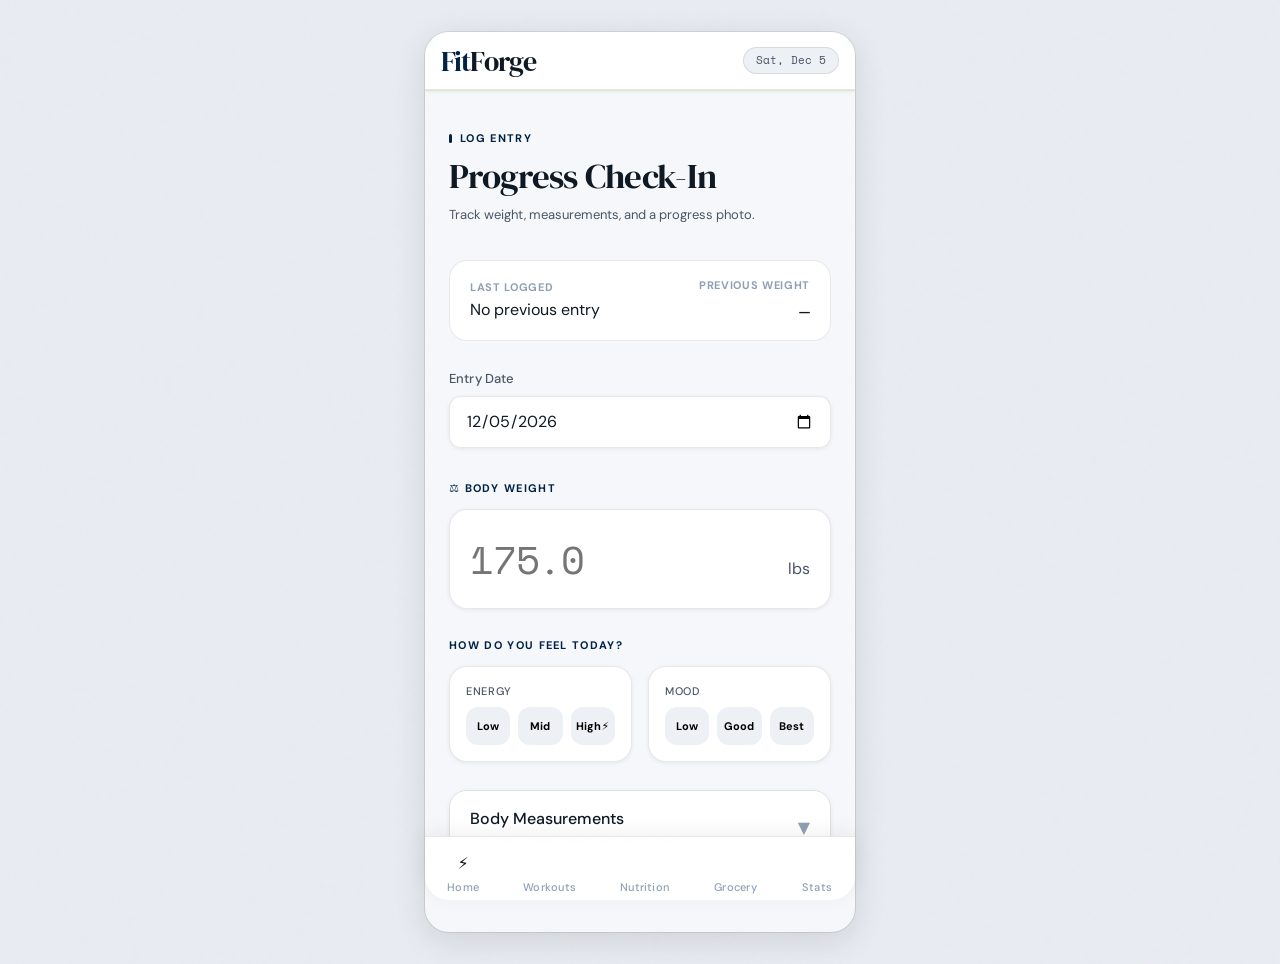
<file: progress-log.html>
<!DOCTYPE html>
<html lang="en">
<head>
 <meta charset="UTF-8">
 <meta name="viewport" content="width=device-width, initial-scale=1.0, viewport-fit=cover">
 <meta name="theme-color" content="#090b10">
 <link rel="preconnect" href="https://fonts.googleapis.com">
 <link rel="preconnect" href="https://fonts.gstatic.com" crossorigin>
 <link href="https://fonts.googleapis.com/css2?family=DM+Serif+Display:ital@0;1&family=Space+Mono:wght@400;700&family=DM+Sans:wght@400;500;700&display=swap" rel="stylesheet">
 <link rel="stylesheet" href="styles-light-full.css">
 
 <title>FitForge — Log Progress</title>

 <style>
 /* ── PAGE-SPECIFIC STYLES ──────────────────────────────────── */

 .form-section {
 display: flex;
 flex-direction: column;
 gap: var(--space-3);
 }

 .form-section-label {
 font-size: var(--text-xs);
 font-weight: var(--weight-bold);
 letter-spacing: var(--tracking-widest);
 text-transform: uppercase;
 color: var(--color-accent);
 display: flex;
 align-items: center;
 gap: var(--space-2);
 }

 /* File input hidden — we use the zone as the click target */
 #photo-file-input { display: none; }

 /* Notes character counter */
 .notes-counter {
 font-family: var(--font-mono);
 font-size: var(--text-xs);
 color: var(--color-text-muted);
 text-align: right;
 }

 /* Previous entry card */
 .prev-entry-card {
 background: var(--color-bg-surface);
 border: 1px solid var(--color-border);
 border-radius: var(--radius-lg);
 padding: var(--space-4) var(--space-5);
 display: flex;
 justify-content: space-between;
 align-items: center;
 }

 .prev-entry-card__label {
 font-size: var(--text-xs);
 color: var(--color-text-muted);
 text-transform: uppercase;
 letter-spacing: 0.06em;
 font-weight: var(--weight-bold);
 }

 .prev-entry-card__delta {
 font-family: var(--font-mono);
 font-size: var(--text-sm);
 }

 .prev-entry-card__delta--positive { color: var(--color-success); }
 .prev-entry-card__delta--negative { color: var(--color-danger); }

 /* Upload progress indicator */
 .upload-progress {
 display: none;
 align-items: center;
 gap: var(--space-3);
 padding: var(--space-3) var(--space-4);
 background: var(--color-bg-elevated);
 border-radius: var(--radius-md);
 font-size: var(--text-sm);
 color: var(--color-text-secondary);
 }
 .upload-progress.is-visible { display: flex; }
 </style>
</head>

<body>
 <div class="app-shell">

 <!-- HEADER -->
 <header class="app-header">
 <div class="app-header__logo">Fit<span>Forge</span></div>
 <div id="entry-date-display" style="font-family:var(--font-mono); font-size:var(--text-xs); color:var(--color-text-secondary); background:var(--color-bg-elevated); border:1px solid var(--color-border); border-radius:var(--radius-full); padding:4px 12px;">
 Today
 </div>
 </header>

 <main class="page-content" id="page-content">

 <!-- ── SECTION 1: Page Title ──────────────────────────── -->
 <section style="padding: var(--space-4) 0 var(--space-2);">
 <p class="label" style="color:var(--color-accent); margin-bottom:var(--space-2);">Log Entry</p>
 <h1 class="heading-1" style="font-family:var(--font-display); letter-spacing:var(--tracking-tight);">
 Progress Check-In
 </h1>
 <p style="font-size:var(--text-sm); color:var(--color-text-secondary); margin-top:var(--space-2);">
 Track weight, measurements, and a progress photo.
 </p>
 </section>

 <!-- ── SECTION 2: Previous Entry Comparison ──────────── -->
 <div class="prev-entry-card animate-fade-in-up" id="prev-entry-card">
 <div>
 <div class="prev-entry-card__label">Last logged</div>
 <div style="font-size:var(--text-base); color:var(--color-text-primary); margin-top:3px;" id="prev-entry-date">
 No previous entry
 </div>
 </div>
 <div style="text-align:right;">
 <div class="prev-entry-card__label">Previous weight</div>
 <div class="prev-entry-card__delta" id="prev-entry-weight" style="font-family:var(--font-mono); font-size:var(--text-md); color:var(--color-text-primary); margin-top:3px;">—</div>
 </div>
 </div>

 <!-- ── SECTION 3: Date Selector ──────────────────────── -->
 <div class="form-group animate-fade-in-up">
 <label class="form-label" for="log-date">Entry Date</label>
 <input
 type="date"
 class="form-input"
 id="log-date"
 aria-label="Date of this progress log entry"
 >
 </div>

 <!-- ── SECTION 4: Body Weight ─────────────────────────── -->
 <section class="form-section animate-fade-in-up" aria-label="Body weight">
 <p class="form-section-label">⚖ Body Weight</p>

 <!-- Large monospaced weight input -->
 <div class="weight-input-wrap">
 <input
 type="number"
 class="weight-input"
 id="log-weight"
 placeholder="175.0"
 min="50" max="600"
 step="0.1"
 aria-label="Body weight in pounds"
 inputmode="decimal"
 >
 <span class="weight-input__unit" id="weight-unit">lbs</span>
 </div>

 <!-- Delta display: shows change from last log -->
 <div id="weight-delta-display" style="font-size:var(--text-sm); color:var(--color-text-muted); display:none; padding-left:var(--space-2);">
 vs last: 
 </div>
 </section>

 <!-- ── SECTION 5: Energy & Mood ──────────────────────── -->
 <section class="form-section animate-fade-in-up" aria-label="Energy and mood">
 <p class="form-section-label">How do you feel today?</p>
 <div class="quick-metrics">

 <!-- Energy level selector -->
 <div class="emoji-selector">
 <div class="emoji-selector__label">Energy</div>
 <div class="emoji-row" role="radiogroup" aria-label="Energy level" id="energy-selector">
 <button class="emoji-btn" data-value="1" data-group="energy" role="radio" aria-checked="false" aria-label="Low energy" onclick="selectEmoji(this)" style="font-size:var(--text-xs); font-weight:700;">Low</button>
 <button class="emoji-btn" data-value="2" data-group="energy" role="radio" aria-checked="false" aria-label="Medium energy" onclick="selectEmoji(this)" style="font-size:var(--text-xs); font-weight:700;">Mid</button>
 <button class="emoji-btn" data-value="3" data-group="energy" role="radio" aria-checked="false" aria-label="High energy" onclick="selectEmoji(this)" style="font-size:var(--text-xs); font-weight:700;">High⚡</button>
 </div>
 </div>

 <!-- Mood selector -->
 <div class="emoji-selector">
 <div class="emoji-selector__label">Mood</div>
 <div class="emoji-row" role="radiogroup" aria-label="Mood" id="mood-selector">
 <button class="emoji-btn" data-value="1" data-group="mood" role="radio" aria-checked="false" aria-label="Low mood" onclick="selectEmoji(this)" style="font-size:var(--text-xs); font-weight:700;">Low</button>
 <button class="emoji-btn" data-value="2" data-group="mood" role="radio" aria-checked="false" aria-label="Neutral mood" onclick="selectEmoji(this)" style="font-size:var(--text-xs); font-weight:700;">Good</button>
 <button class="emoji-btn" data-value="3" data-group="mood" role="radio" aria-checked="false" aria-label="Great mood" onclick="selectEmoji(this)" style="font-size:var(--text-xs); font-weight:700;">Best</button>
 </div>
 </div>
 </div>
 </section>

 <!-- ── SECTION 6: Body Measurements (Accordion) ──────── -->
 <section class="animate-fade-in-up" aria-label="Body measurements">
 <div class="accordion" id="measurements-accordion">

 <button
 class="accordion__trigger"
 aria-expanded="false"
 aria-controls="measurements-body"
 onclick="toggleAccordion('measurements-accordion')"
 >
 <div class="accordion__trigger-left">
 
 <div>
 <div class="accordion__trigger-title">Body Measurements</div>
 <div class="accordion__trigger-sub">Optional — chest, waist, hips, arms, thighs</div>
 </div>
 </div>
 <span class="accordion__chevron" aria-hidden="true">▼</span>
 </button>

 <div class="accordion__body" id="measurements-body">
 <div class="measurement-grid">
 <!-- Each field: label + number input with "in" suffix -->
 <div class="measurement-field">
 <label class="measurement-field__label" for="m-chest">Chest (in)</label>
 <div class="input-with-suffix">
 <input type="number" class="form-input" id="m-chest" step="0.25" min="20" max="80" placeholder="40.0" inputmode="decimal">
 <span class="input-with-suffix__suffix">in</span>
 </div>
 </div>
 <div class="measurement-field">
 <label class="measurement-field__label" for="m-waist">Waist (in)</label>
 <div class="input-with-suffix">
 <input type="number" class="form-input" id="m-waist" step="0.25" min="20" max="80" placeholder="34.0" inputmode="decimal">
 <span class="input-with-suffix__suffix">in</span>
 </div>
 </div>
 <div class="measurement-field">
 <label class="measurement-field__label" for="m-hips">Hips (in)</label>
 <div class="input-with-suffix">
 <input type="number" class="form-input" id="m-hips" step="0.25" min="20" max="80" placeholder="38.0" inputmode="decimal">
 <span class="input-with-suffix__suffix">in</span>
 </div>
 </div>
 <div class="measurement-field">
 <label class="measurement-field__label" for="m-l-arm">L. Arm (in)</label>
 <div class="input-with-suffix">
 <input type="number" class="form-input" id="m-l-arm" step="0.25" min="8" max="30" placeholder="14.5" inputmode="decimal">
 <span class="input-with-suffix__suffix">in</span>
 </div>
 </div>
 <div class="measurement-field">
 <label class="measurement-field__label" for="m-r-arm">R. Arm (in)</label>
 <div class="input-with-suffix">
 <input type="number" class="form-input" id="m-r-arm" step="0.25" min="8" max="30" placeholder="14.5" inputmode="decimal">
 <span class="input-with-suffix__suffix">in</span>
 </div>
 </div>
 <div class="measurement-field">
 <label class="measurement-field__label" for="m-l-thigh">L. Thigh (in)</label>
 <div class="input-with-suffix">
 <input type="number" class="form-input" id="m-l-thigh" step="0.25" min="12" max="40" placeholder="24.0" inputmode="decimal">
 <span class="input-with-suffix__suffix">in</span>
 </div>
 </div>
 <div class="measurement-field">
 <label class="measurement-field__label" for="m-r-thigh">R. Thigh (in)</label>
 <div class="input-with-suffix">
 <input type="number" class="form-input" id="m-r-thigh" step="0.25" min="12" max="40" placeholder="24.0" inputmode="decimal">
 <span class="input-with-suffix__suffix">in</span>
 </div>
 </div>
 <div class="measurement-field">
 <label class="measurement-field__label" for="m-neck">Neck (in)</label>
 <div class="input-with-suffix">
 <input type="number" class="form-input" id="m-neck" step="0.25" min="10" max="30" placeholder="15.0" inputmode="decimal">
 <span class="input-with-suffix__suffix">in</span>
 </div>
 </div>
 </div>
 </div>
 </div>
 </section>

 <!-- ── SECTION 7: Progress Photo Upload ──────────────── -->
 <section class="form-section animate-fade-in-up" aria-label="Progress photo">
 <p class="form-section-label">Progress Photo</p>
 <p style="font-size:var(--text-xs); color:var(--color-text-muted);">
 Stored locally on device. Sign in to sync to cloud.
 </p>

 <!-- Hidden native file input — triggered by .upload-zone click -->
 <input
 type="file"
 id="photo-file-input"
 accept="image/*"
 capture="environment"
 aria-label="Select a progress photo"
 >

 <!--
 Upload Zone — the visible click target.
 Shows placeholder OR preview depending on state.
 Both are shown/hidden via the 'hidden' CSS class.
 -->

 <!-- PLACEHOLDER STATE: shown before photo is selected -->
 <div
 class="upload-zone"
 id="upload-zone"
 role="button"
 tabindex="0"
 aria-label="Upload a progress photo"
 onclick="document.getElementById('photo-file-input').click()"
 onkeydown="if(event.key==='Enter'||event.key===' ') document.getElementById('photo-file-input').click()"
 >
 <div class="upload-zone__icon" aria-hidden="true"></div>
 <div class="upload-zone__title">Add a Progress Photo</div>
 <div class="upload-zone__sub">Tap to browse · or drag & drop</div>
 <div class="upload-zone__sub" style="font-family:var(--font-mono); font-size:var(--text-xs);">
 JPEG · PNG · WEBP · max 10 MB
 </div>
 </div>

 <!-- PREVIEW STATE: shown after FileReader loads the image (hidden by default) -->
 <div class="upload-preview hidden" id="upload-preview">
 <img id="preview-img" alt="Your progress photo preview">

 <!-- Overlay buttons on the preview -->
 <div class="upload-preview__overlay">
 <button
 class="btn btn--secondary btn--sm"
 onclick="document.getElementById('photo-file-input').click()"
 aria-label="Replace photo"
 >↺ Replace</button>
 <button
 class="btn btn--danger btn--sm"
 onclick="clearPhoto()"
 aria-label="Remove photo"
 > Remove</button>
 </div>
 </div>

 <!-- File metadata (shown after selection) -->
 <div class="upload-preview__meta hidden" id="upload-meta">
 
 
 
 </div>

 <!-- Upload progress indicator (shown during Supabase upload) -->
 <div class="upload-progress" id="upload-progress">
 <div class="spinner" style="width:18px; height:18px; border-width:2px;"></div>
 <span>Uploading to cloud...</span>
 </div>
 </section>

 <!-- ── SECTION 8: Notes ──────────────────────────────── -->
 <section class="form-section animate-fade-in-up">
 <p class="form-section-label">Notes</p>
 <textarea
 class="form-input"
 id="log-notes"
 placeholder="How did you feel this week? Any observations about your body, sleep, stress, or training?"
 rows="4"
 maxlength="500"
 aria-label="Progress notes"
 ></textarea>
 <p class="notes-counter"><span id="notes-chars">0</span> / 500</p>
 </section>

 <!-- ── SECTION 9: Submit Button ──────────────────────── -->
 <section class="animate-fade-in-up">
 <button
 class="btn btn--primary btn--lg btn--full"
 id="submit-btn"
 onclick="handleSubmit()"
 aria-label="Save progress log entry"
 >
 <span>Save Today's Entry</span>
 <span>→</span>
 </button>
 </section>

 <!-- ── SECTION 10: Success Confirmation (hidden until save) -->
 <div class="save-confirmation hidden" id="save-confirmation">
 <div class="save-confirmation__icon"></div>
 <div class="save-confirmation__title">Entry Saved!</div>
 <div class="save-confirmation__sub" id="save-confirmation-sub">
 Progress logged for today.
 </div>
 <a href="stats.html" class="btn btn--ghost btn--md" style="margin-top:var(--space-3);">
 View Stats →
 </a>
 </div>

 <div style="height: var(--space-8);"></div>
 </main>

 <div id="bottom-nav-container"></div>
 </div><!-- end .app-shell -->

 <script src="script-merged.js"></script>
 

 <script>
 /**
 * ============================================================
 * PROGRESS LOG PAGE SCRIPT
 * progress-log.html — inline script
 *
 * KEY FEATURES:
 * 1. FileReader API — loads image file into base64 for preview
 * 2. Accordion toggle — collapsible measurements section
 * 3. Form assembly — collects all fields into one log entry object
 * 4. localStorage persistence via StorageHelpers
 * 5. Supabase upload placeholder for the photo
 *
 * DATA SHAPE (what gets saved):
 * {
 * id: string (timestamp-based UUID),
 * date: 'YYYY-MM-DD',
 * weightLbs: number | null,
 * energy: 1|2|3 | null,
 * mood: 1|2|3 | null,
 * measurements: { chest, waist, hips, leftArm, rightArm, leftThigh, rightThigh, neck },
 * photoDataUrl: string | null (base64 — used locally until Supabase upload),
 * photoCloudUrl:string | null (Supabase Storage public URL after upload),
 * notes: string,
 * savedAt: ISO timestamp,
 * }
 * ============================================================
 */

 /* ─── PAGE STATE ─────────────────────────────────────────────
 One object tracks everything ephemeral about this page session.
 ─────────────────────────────────────────────────────────── */
 const logState = {
 energy: null, // 1|2|3 selected emoji value
 mood: null, // 1|2|3 selected emoji value
 pendingPhoto: null, // { dataUrl, filename, mimeType, sizeBytes, width, height }
 };


 /* ─── INITIALIZATION ────────────────────────────────────────
 ─────────────────────────────────────────────────────────── */
 document.addEventListener('DOMContentLoaded', () => {

 // Set the date input to today
 const today = UIHelpers.getTodayString();
 const dateInput = document.getElementById('log-date');
 if (dateInput) dateInput.value = today;
 UIHelpers.setText('#entry-date-display', UIHelpers.formatDate(new Date(), 'short'));

 // Pre-fill weight with last logged value
 prefillFromLastEntry();

 // Wire up notes character counter
 document.getElementById('log-notes')?.addEventListener('input', (e) => {
 UIHelpers.setText('#notes-chars', e.target.value.length);
 });

 // Wire up weight input → live delta calculation
 document.getElementById('log-weight')?.addEventListener('input', updateWeightDelta);

 // Wire up date input → update header display
 dateInput?.addEventListener('change', (e) => {
 const d = e.target.value ? new Date(e.target.value + 'T12:00:00') : new Date();
 UIHelpers.setText('#entry-date-display', UIHelpers.formatDate(d, 'short'));
 });

 // Wire up photo file input → FileReader
 document.getElementById('photo-file-input')?.addEventListener('change', (e) => {
 const file = e.target.files?.[0];
 if (file) processPhotoFile(file);
 });

 // Wire up drag-and-drop on the upload zone
 initDragAndDrop();
 });


 /* ─────────────────────────────────────────────────────────────
 PREFILL FROM LAST ENTRY
 Loads the most recent log and pre-fills the weight field.
 ─────────────────────────────────────────────────────────── */
 function prefillFromLastEntry() {
 const logs = StorageHelpers.getProgressLogs();
 if (logs.length === 0) return;

 // Most recent log (array is sorted ascending, so last element = newest)
 const last = logs[logs.length - 1];

 // Show "last logged" comparison card
 UIHelpers.setText('#prev-entry-date', UIHelpers.formatDate(last.date + 'T12:00:00'));
 UIHelpers.setText('#prev-entry-weight', last.weightLbs ? `${last.weightLbs} lbs` : '—');

 // Pre-fill weight input with last value as a starting point
 const weightInput = document.getElementById('log-weight');
 if (weightInput && last.weightLbs) {
 weightInput.value = last.weightLbs;
 }
 }

 /** Compute and display weight delta vs. last entry */
 function updateWeightDelta() {
 const logs = StorageHelpers.getProgressLogs();
 if (logs.length === 0) return;

 const lastWeight = logs[logs.length - 1]?.weightLbs;
 const currentRaw = document.getElementById('log-weight')?.value;

 if (!lastWeight || !currentRaw) {
 UIHelpers.hide('#weight-delta-display');
 return;
 }

 const current = parseFloat(currentRaw);
 const delta = Math.round((current - lastWeight) * 10) / 10;
 const sign = delta >= 0 ? '+' : '';
 const color = delta < 0 ? 'var(--color-success)' : 'var(--color-danger)';
 // Fat loss: lower = good (green). Muscle gain: higher = good. We keep it neutral.

 const deltaEl = document.getElementById('weight-delta-value');
 if (deltaEl) {
 deltaEl.textContent = `${sign}${delta} lbs`;
 deltaEl.style.color = Math.abs(delta) < 0.1 ? 'var(--color-text-muted)' : color;
 }

 UIHelpers.show('#weight-delta-display');
 }


 /* ─────────────────────────────────────────────────────────────
 FILE READER — PHOTO UPLOAD
 This is the most educationally important function on this page.

 The FileReader API is a browser-native way to read files
 selected by the user WITHOUT uploading them to a server first.
 It converts the file to a base64 "data URL" string that you
 can use directly as an <img src> attribute.

 FLOW:
 1. User selects/drops a file
 2. We validate type and size
 3. Create a FileReader instance (like opening a file handle)
 4. Register reader.onload callback (called when reading finishes)
 5. Call reader.readAsDataURL(file) — starts the async read
 6. onload fires with event.target.result = the base64 string
 7. We set <img src> to that string → image appears instantly
 8. We save the string to logState.pendingPhoto for form submission

 Python analogy:
 with open(filepath, 'rb') as f:
 data = f.read()
 base64_str = base64.b64encode(data).decode()
 # Then use base64_str as the image source
 ─────────────────────────────────────────────────────────── */
 function processPhotoFile(file) {

 // ── Step 1: Validate file type ─────────────────────────
 if (!file.type.startsWith('image/')) {
 UIHelpers.showToast('Please select an image file (JPEG, PNG, WEBP).', 'error');
 return;
 }

 // ── Step 2: Validate file size (10MB max) ──────────────
 const MAX_BYTES = 10 * 1024 * 1024; // 10 MB
 if (file.size > MAX_BYTES) {
 UIHelpers.showToast(`Image too large. Max size is 10 MB (yours: ${(file.size / 1024 / 1024).toFixed(1)} MB)`, 'error');
 return;
 }

 // ── Step 3: Create a FileReader instance ───────────────
 // FileReader is a browser-built-in class — no import needed.
 // It's like a worker that reads files asynchronously.
 const reader = new FileReader();

 // ── Step 4: Register the onload callback ───────────────
 // This function runs AFTER the file has been fully read.
 // event.target.result = the base64 data URL string.
 reader.onload = (event) => {
 const dataUrl = event.target.result;
 // dataUrl looks like: "[data-uri]..."

 // ── Step 5a: Show the preview image ─────────────────
 const previewImg = document.getElementById('preview-img');
 if (previewImg) previewImg.src = dataUrl;

 // ── Step 5b: Swap placeholder ↔ preview ─────────────
 UIHelpers.hide('#upload-zone');
 UIHelpers.show('#upload-preview');

 // ── Step 5c: Show file metadata ──────────────────────
 UIHelpers.show('#upload-meta');
 UIHelpers.setText('#meta-filename', file.name);
 UIHelpers.setText('#meta-size', `${(file.size / 1024).toFixed(0)} KB`);

 // Get image dimensions from the loaded image element
 previewImg.onload = () => {
 UIHelpers.setText('#meta-dims', `${previewImg.naturalWidth}×${previewImg.naturalHeight}`);
 };

 // ── Step 5d: Store for form submission ───────────────
 // This is kept in logState.pendingPhoto — it will be:
 // a) Saved to localStorage immediately (local backup)
 // b) Uploaded to Supabase Storage on form submit
 logState.pendingPhoto = {
 dataUrl, // The full base64 string
 filename: file.name,
 mimeType: file.type,
 sizeBytes: file.size,
 };
 };

 // ── Register error handler ──────────────────────────────
 reader.onerror = () => {
 UIHelpers.showToast('Failed to read the image file. Please try again.', 'error');
 };

 // ── Step 5: START reading the file ─────────────────────
 // readAsDataURL() is the trigger that starts the async read.
 // It automatically encodes the file as base64.
 // When complete, reader.onload fires with the result.
 reader.readAsDataURL(file);
 }

 /** Clear the selected photo — reset to placeholder state */
 function clearPhoto() {
 logState.pendingPhoto = null;

 // Reset the file input so the same file can be re-selected
 const input = document.getElementById('photo-file-input');
 if (input) input.value = '';

 // Reset the preview image src
 const previewImg = document.getElementById('preview-img');
 if (previewImg) previewImg.src = '';

 // Swap preview → placeholder
 UIHelpers.show('#upload-zone');
 UIHelpers.hide('#upload-preview');
 UIHelpers.hide('#upload-meta');
 }

 /** Initialize drag-and-drop listeners on the upload zone */
 function initDragAndDrop() {
 const zone = document.getElementById('upload-zone');
 if (!zone) return;

 // dragover: must call preventDefault() to allow the drop
 zone.addEventListener('dragover', (e) => {
 e.preventDefault();
 zone.classList.add('is-drag-over');
 });

 zone.addEventListener('dragleave', () => {
 zone.classList.remove('is-drag-over');
 });

 // drop: extract the file from the drag event and process it
 zone.addEventListener('drop', (e) => {
 e.preventDefault();
 zone.classList.remove('is-drag-over');
 const file = e.dataTransfer?.files?.[0];
 if (file) processPhotoFile(file);
 });
 }


 /* ─────────────────────────────────────────────────────────────
 EMOJI SELECTOR — Energy & Mood
 ─────────────────────────────────────────────────────────── */
 function selectEmoji(btn) {
 const group = btn.dataset.group; // 'energy' or 'mood'
 const value = parseInt(btn.dataset.value, 10);

 // Deselect all in the same group
 document.querySelectorAll(`[data-group="${group}"]`).forEach(el => {
 el.classList.remove('is-selected');
 el.setAttribute('aria-checked', 'false');
 });

 // Select this one
 btn.classList.add('is-selected');
 btn.setAttribute('aria-checked', 'true');

 // Store in logState
 logState[group] = value;
 }


 /* ─────────────────────────────────────────────────────────────
 ACCORDION TOGGLE — Body Measurements
 ─────────────────────────────────────────────────────────── */
 function toggleAccordion(accordionId) {
 const accordion = document.getElementById(accordionId);
 if (!accordion) return;

 const isOpen = accordion.classList.contains('is-open');
 const trigger = accordion.querySelector('.accordion__trigger');

 accordion.classList.toggle('is-open', !isOpen);
 trigger?.setAttribute('aria-expanded', String(!isOpen));
 }


 /* ─────────────────────────────────────────────────────────────
 FORM SUBMISSION — Assemble and Save
 ─────────────────────────────────────────────────────────── */
 async function handleSubmit() {
 const submitBtn = document.getElementById('submit-btn');

 // ── Validate: weight is the only required field ─────────
 const weightRaw = document.getElementById('log-weight')?.value;
 if (!weightRaw || isNaN(parseFloat(weightRaw))) {
 UIHelpers.showToast('Please enter your body weight to continue.', 'error');
 document.getElementById('log-weight')?.focus();
 return;
 }

 // Show loading state
 submitBtn.disabled = true;
 const btnText = document.getElementById('submit-btn');
 btnText.innerHTML = '<div class="spinner" style="width:18px;height:18px;border-width:2px;margin:0 auto;"></div>';

 try {
 // ── Collect all form values ──────────────────────────
 const date = document.getElementById('log-date')?.value ?? UIHelpers.getTodayString();
 const weightLbs = parseFloat(weightRaw);

 // Measurements (null if field is empty)
 const getM = id => {
 const val = document.getElementById(id)?.value;
 return val ? parseFloat(val) : null;
 };

 const measurements = {
 chest: getM('m-chest'),
 waist: getM('m-waist'),
 hips: getM('m-hips'),
 leftArm: getM('m-l-arm'),
 rightArm: getM('m-r-arm'),
 leftThigh: getM('m-l-thigh'),
 rightThigh: getM('m-r-thigh'),
 neck: getM('m-neck'),
 };

 const notes = document.getElementById('log-notes')?.value.trim() ?? '';

 // ── Handle photo upload ──────────────────────────────
 let photoCloudUrl = null;

 if (logState.pendingPhoto) {
 // Show upload progress indicator
 UIHelpers.show('#upload-progress');

 try {
 const profile = AppState.getProfile();
 const result = await SupabaseAPI.uploadPhoto(
 logState.pendingPhoto.dataUrl,
 logState.pendingPhoto.filename,
 profile?.id ?? 'guest'
 );
 photoCloudUrl = result.publicUrl;
 } catch (uploadErr) {
 console.warn('Photo upload failed (will use local copy):', uploadErr);
 // Non-fatal: we still save the local base64 copy
 } finally {
 UIHelpers.hide('#upload-progress');
 }
 }

 // ── Assemble the complete log entry object ────────────
 const entry = {
 id: `log-${Date.now()}`,
 date,
 weightLbs,
 energy: logState.energy,
 mood: logState.mood,
 measurements,
 photoDataUrl: logState.pendingPhoto?.dataUrl ?? null, // local copy
 photoCloudUrl, // Supabase URL
 notes,
 savedAt: new Date().toISOString(),
 };

 // ── Save to localStorage (immediate, synchronous) ─────
 StorageHelpers.saveProgressLog(entry);

 // ── Save photo metadata separately ───────────────────
 if (logState.pendingPhoto || photoCloudUrl) {
 StorageHelpers.saveProgressPhoto({
 id: entry.id,
 date: entry.date,
 dataUrl: entry.photoDataUrl,
 cloudUrl:entry.photoCloudUrl,
 caption: notes.slice(0, 60) || '',
 });
 }

 // ── Supabase sync placeholder ─────────────────────────
 SupabaseAPI.saveProgressLog(entry).catch(err => {
 console.warn('Supabase progress log sync failed:', err);
 });

 // ── Show success state ────────────────────────────────
 showSaveConfirmation(entry);

 } catch (error) {
 console.error('Save failed:', error);
 UIHelpers.showToast('Failed to save entry. Please try again.', 'error');
 submitBtn.disabled = false;
 submitBtn.innerHTML = '<span>Save Today\'s Entry</span><span>→</span>';
 }
 }

 /** Show the success confirmation card and hide the submit button */
 function showSaveConfirmation(entry) {
 // Hide the submit button
 UIHelpers.hide('#submit-btn');

 // Update the confirmation subtitle with what was saved
 const summaryParts = [`${entry.weightLbs} lbs`];
 if (entry.photoDataUrl) summaryParts.push('photo saved');
 if (Object.values(entry.measurements).some(v => v !== null)) summaryParts.push('measurements logged');

 UIHelpers.setText('#save-confirmation-sub',
 `${summaryParts.join(' · ')} — ${UIHelpers.formatDate(entry.date + 'T12:00:00', 'short')}`
 );

 // Show the confirmation card
 UIHelpers.show('#save-confirmation');

 // Scroll to the confirmation
 document.getElementById('save-confirmation')?.scrollIntoView({ behavior: 'smooth', block: 'center' });

 UIHelpers.showToast('Progress logged! ', 'success');
 }
 </script>
</body>
</html>
</file>
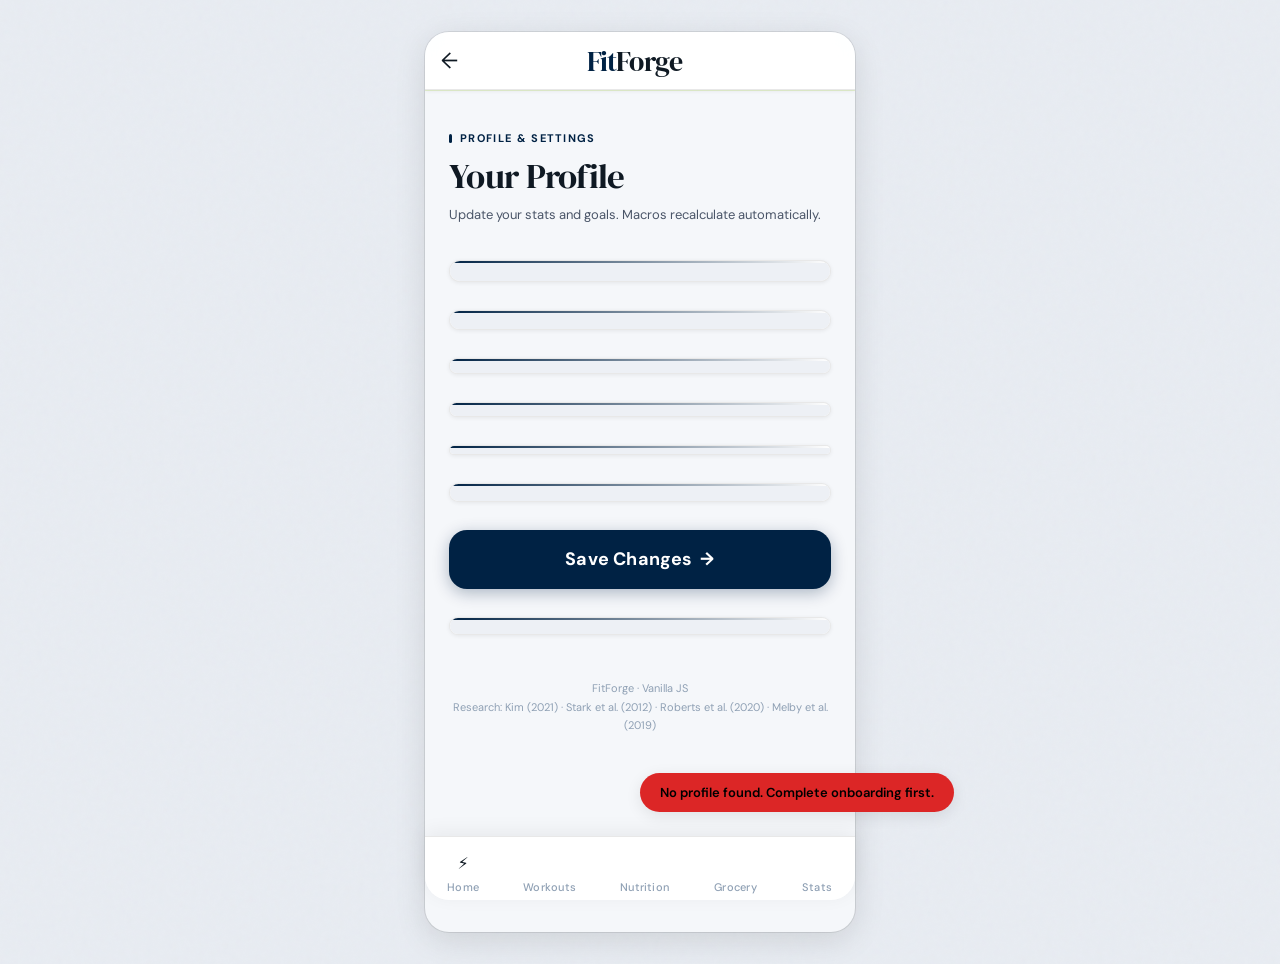
<file: settings.html>
<!DOCTYPE html>
<html lang="en">
<head>
 <meta charset="UTF-8">
 <meta name="viewport" content="width=device-width, initial-scale=1.0, viewport-fit=cover">
 <meta name="theme-color" content="#090b10">
 <link rel="preconnect" href="https://fonts.googleapis.com">
 <link rel="preconnect" href="https://fonts.gstatic.com" crossorigin>
 <link href="https://fonts.googleapis.com/css2?family=DM+Serif+Display:ital@0;1&family=Space+Mono:wght@400;700&family=DM+Sans:wght@400;500;700&display=swap" rel="stylesheet">
 <link rel="stylesheet" href="styles-light-full.css">
 <title>FitForge — Settings</title>

 <style>
 /* ── SETTINGS SECTION GROUPS ──────────────────────────────── */
 .settings-group {
 background: var(--color-bg-surface);
 border: 1px solid var(--color-border);
 border-radius: var(--radius-lg);
 overflow: hidden;
 box-shadow: var(--shadow-sm);
 }

 .settings-group__header {
 padding: var(--space-4) var(--space-6);
 background: var(--color-bg-elevated);
 border-bottom: 1px solid var(--color-border);
 }

 .settings-group__title {
 font-size: var(--text-xs);
 font-weight: var(--weight-bold);
 letter-spacing: var(--tracking-widest);
 text-transform: uppercase;
 color: var(--color-text-secondary);
 }

 .settings-row {
 display: flex;
 flex-direction: column;
 gap: var(--space-3);
 padding: var(--space-5) var(--space-6);
 border-bottom: 1px solid var(--color-border);
 }

 .settings-row:last-child { border-bottom: none; }

 .settings-row__label {
 font-size: var(--text-sm);
 font-weight: var(--weight-medium);
 color: var(--color-text-secondary);
 }

 .settings-row--inline {
 flex-direction: row;
 align-items: center;
 justify-content: space-between;
 }

 .settings-row--inline .settings-row__label {
 flex: 1;
 }

 /* Goal option chips — compact 2×2 grid */
 .goal-chip-grid {
 display: grid;
 grid-template-columns: 1fr 1fr;
 gap: var(--space-2);
 }

 .goal-chip {
 padding: var(--space-3) var(--space-4);
 background: var(--color-bg-elevated);
 border: 1.5px solid var(--color-border);
 border-radius: var(--radius-md);
 cursor: pointer;
 transition: all var(--transition-fast);
 display: flex;
 flex-direction: column;
 gap: 2px;
 font-family: var(--font-body);
 text-align: left;
 }

 .goal-chip:hover { border-color: var(--color-border-accent); }

 .goal-chip.is-selected {
 border-color: var(--color-accent);
 background: rgba(0,34,68,0.07);
 }

 .goal-chip__emoji { font-size: 18px; }
 .goal-chip__label {
 font-size: var(--text-sm);
 font-weight: var(--weight-bold);
 color: var(--color-text-primary);
 }
 .goal-chip.is-selected .goal-chip__label { color: var(--color-accent-text); }
 .goal-chip__desc {
 font-size: var(--text-xs);
 color: var(--color-text-muted);
 line-height: 1.3;
 }

 /* Activity level compact chips */
 .activity-chip-row {
 display: flex;
 gap: var(--space-2);
 flex-wrap: wrap;
 }

 .activity-chip {
 padding: var(--space-2) var(--space-3);
 background: var(--color-bg-elevated);
 border: 1.5px solid var(--color-border);
 border-radius: var(--radius-full);
 font-size: var(--text-xs);
 font-weight: var(--weight-medium);
 color: var(--color-text-secondary);
 cursor: pointer;
 transition: all var(--transition-fast);
 font-family: var(--font-body);
 white-space: nowrap;
 }

 .activity-chip:hover { border-color: var(--color-border-accent); }
 .activity-chip.is-selected {
 border-color: var(--color-accent);
 background: rgba(0,34,68,0.07);
 color: var(--color-accent-text);
 font-weight: var(--weight-bold);
 }

 /* Phase date row */
 .phase-date-row {
 display: flex;
 gap: var(--space-2);
 align-items: center;
 }

 .phase-date-row .form-input {
 flex: 1;
 }

 .phase-week-display {
 font-family: var(--font-mono);
 font-size: var(--text-xs);
 color: var(--color-text-muted);
 margin-top: var(--space-1);
 }

 /* Goal change warning */
 .goal-change-warning {
 display: none;
 background: rgba(194,112,10,0.08);
 border: 1px solid rgba(194,112,10,0.25);
 border-radius: var(--radius-md);
 padding: var(--space-3) var(--space-4);
 font-size: var(--text-xs);
 color: var(--color-warning);
 line-height: var(--leading-relaxed);
 }

 .goal-change-warning.is-visible { display: block; }

 /* Calculated preview card */
 .calc-preview {
 background: var(--color-bg-elevated);
 border-radius: var(--radius-md);
 padding: var(--space-4);
 display: flex;
 flex-direction: column;
 gap: var(--space-3);
 }

 .calc-preview__row {
 display: flex;
 justify-content: space-between;
 align-items: center;
 }

 .calc-preview__label {
 font-size: var(--text-sm);
 color: var(--color-text-secondary);
 }

 .calc-preview__value {
 font-family: var(--font-mono);
 font-size: var(--text-sm);
 font-weight: var(--weight-bold);
 color: var(--color-text-primary);
 }

 .calc-preview__value--accent { color: var(--color-accent-text); }

 .calc-preview__divider {
 height: 1px;
 background: var(--color-border);
 }

 /* Sign out button */
 .signout-btn {
 width: 100%;
 padding: var(--space-4);
 background: transparent;
 border: none;
 color: var(--color-danger);
 font-size: var(--text-base);
 font-weight: var(--weight-medium);
 cursor: pointer;
 font-family: var(--font-body);
 transition: background var(--transition-fast);
 border-radius: var(--radius-md);
 }

 .signout-btn:hover { background: var(--color-danger-glow); }

 /* Save confirmation */
 .save-success {
 display: none;
 background: rgba(22,163,74,0.08);
 border: 1px solid rgba(22,163,74,0.2);
 border-radius: var(--radius-lg);
 padding: var(--space-4) var(--space-5);
 text-align: center;
 font-size: var(--text-sm);
 color: var(--color-success);
 font-weight: var(--weight-medium);
 animation: saveSuccess 0.5s both;
 }

 .save-success.is-visible { display: block; }

 /* Inline weight inputs */
 .biometric-grid {
 display: grid;
 grid-template-columns: 1fr 1fr;
 gap: var(--space-3);
 }

 /* Version / app info */
 .app-info {
 text-align: center;
 font-size: var(--text-xs);
 color: var(--color-text-muted);
 padding: var(--space-4) 0;
 line-height: var(--leading-relaxed);
 }
 </style>
</head>

<body>
 <div class="app-shell">

 <header class="app-header">
 <button
 onclick="window.history.back()"
 style="background:none; border:none; cursor:pointer; font-size:var(--text-lg); padding:var(--space-2); margin-left:calc(-1 * var(--space-2)); color:var(--color-text-primary);"
 aria-label="Go back">
 ←
 </button>
 <div class="app-header__logo">Fit<span>Forge</span></div>
 <div style="width:36px;"></div><!-- spacer to center logo -->
 </header>

 <main class="page-content" id="page-content">

 <!-- PAGE TITLE -->
 <section style="padding: var(--space-4) 0 var(--space-2);">
 <p class="label" style="color:var(--color-accent-text); margin-bottom:var(--space-2);">Profile & Settings</p>
 <h1 class="heading-1" style="font-family:var(--font-display); letter-spacing:var(--tracking-tight);">
 Your Profile
 </h1>
 <p style="font-size:var(--text-sm); color:var(--color-text-secondary); margin-top:var(--space-2);">
 Update your stats and goals. Macros recalculate automatically.
 </p>
 </section>

 <!-- ══ SECTION 1: CURRENT PHASE ══════════════════════════ -->
 <div class="settings-group animate-fade-in-up">
 <div class="settings-group__header">
 <p class="settings-group__title">Current Phase</p>
 </div>

 <!-- Phase start date -->
 <div class="settings-row">
 <label class="settings-row__label" for="phase-start-input">Phase Start Date</label>
 <div class="phase-date-row">
 <input
 type="date"
 class="form-input"
 id="phase-start-input"
 aria-label="Phase start date"
 >
 <button
 class="btn btn--secondary btn--sm"
 onclick="setPhaseStartToToday()"
 aria-label="Reset phase start to today">
 Today
 </button>
 </div>
 <div class="phase-week-display" id="phase-week-display">—</div>
 </div>

 <!-- Current goal (read-only summary, full edit below) -->
 <div class="settings-row settings-row--inline">
 <div>
 <div class="settings-row__label">Current Phase</div>
 <div id="phase-label-display" style="font-size:var(--text-base); font-weight:var(--weight-bold); color:var(--color-text-primary); margin-top:2px;">—</div>
 </div>
 <div id="phase-progress-display" style="font-family:var(--font-mono); font-size:var(--text-sm); color:var(--color-text-muted);">—</div>
 </div>
 </div>

 <!-- ══ SECTION 2: BODY STATS ══════════════════════════════ -->
 <div class="settings-group animate-fade-in-up">
 <div class="settings-group__header">
 <p class="settings-group__title">Body Stats</p>
 </div>

 <div class="settings-row">
 <div class="biometric-grid">
 <div class="form-group">
 <label class="form-label" for="input-weight">Weight (lbs)</label>
 <input type="number" class="form-input" id="input-weight" min="50" max="700" step="0.1" inputmode="decimal" placeholder="175.0">
 </div>
 <div class="form-group">
 <label class="form-label" for="input-age">Age</label>
 <input type="number" class="form-input" id="input-age" min="13" max="100" inputmode="numeric" placeholder="30">
 </div>
 <div class="form-group">
 <label class="form-label" for="input-height">Height (in)</label>
 <input type="number" class="form-input" id="input-height" min="48" max="96" step="0.5" inputmode="decimal" placeholder="70">
 </div>
 <div class="form-group">
 <label class="form-label">Sex</label>
 <div style="display:flex; gap:var(--space-2); margin-top:2px;">
 <button class="btn btn--secondary btn--sm" id="sex-male" onclick="selectSex('male')" style="flex:1;" aria-pressed="false">Male</button>
 <button class="btn btn--secondary btn--sm" id="sex-female" onclick="selectSex('female')" style="flex:1;" aria-pressed="false">Female</button>
 </div>
 </div>
 </div>
 </div>
 </div>

 <!-- ══ SECTION 3: GOAL ════════════════════════════════════ -->
 <div class="settings-group animate-fade-in-up">
 <div class="settings-group__header">
 <p class="settings-group__title">Goal</p>
 </div>

 <div class="settings-row">
 <div class="goal-chip-grid" role="radiogroup" aria-label="Select your fitness goal">
 <button class="goal-chip" data-goal="fat_loss" onclick="selectGoal('fat_loss')" role="radio" aria-checked="false">
 
 <span class="goal-chip__label">Fat Loss</span>
 <span class="goal-chip__desc">22.5% deficit · 8–12 wks</span>
 </button>
 <button class="goal-chip" data-goal="muscle_gain" onclick="selectGoal('muscle_gain')" role="radio" aria-checked="false">
 
 <span class="goal-chip__label">Muscle Gain</span>
 <span class="goal-chip__desc">15% surplus · 12–16 wks</span>
 </button>
 <button class="goal-chip" data-goal="recomp" onclick="selectGoal('recomp')" role="radio" aria-checked="false">
 
 <span class="goal-chip__label">Recomp</span>
 <span class="goal-chip__desc">20% deficit · 8–12 wks</span>
 </button>
 <button class="goal-chip" data-goal="maintenance" onclick="selectGoal('maintenance')" role="radio" aria-checked="false">
 
 <span class="goal-chip__label">Maintenance</span>
 <span class="goal-chip__desc">At TDEE · Indefinite</span>
 </button>
 </div>

 <!-- Warning shown when goal changes -->
 <div class="goal-change-warning" id="goal-change-warning">
 ⚠ Changing your goal will reset your phase start date to today and recalculate your macro targets.
 </div>
 </div>
 </div>

 <!-- ══ SECTION 4: ACTIVITY LEVEL ═════════════════════════ -->
 <div class="settings-group animate-fade-in-up">
 <div class="settings-group__header">
 <p class="settings-group__title">Activity Level</p>
 </div>

 <div class="settings-row">
 <div class="activity-chip-row" role="radiogroup" aria-label="Select your activity level">
 <button class="activity-chip" data-activity="sedentary" onclick="selectActivity('sedentary')" role="radio" aria-checked="false">Sedentary</button>
 <button class="activity-chip" data-activity="light" onclick="selectActivity('light')" role="radio" aria-checked="false">Light</button>
 <button class="activity-chip" data-activity="moderate" onclick="selectActivity('moderate')" role="radio" aria-checked="false">Moderate</button>
 <button class="activity-chip" data-activity="very_active" onclick="selectActivity('very_active')" role="radio" aria-checked="false">Very Active</button>
 <button class="activity-chip" data-activity="extra_active" onclick="selectActivity('extra_active')" role="radio" aria-checked="false">Extra Active</button>
 </div>
 <div style="margin-top:var(--space-2);">
 <div id="activity-desc" style="font-size:var(--text-xs); color:var(--color-text-muted); line-height:var(--leading-relaxed);"></div>
 </div>
 </div>
 </div>

 <!-- ══ SECTION 5: CALCULATED TARGETS (live preview) ══════ -->
 <div class="settings-group animate-fade-in-up">
 <div class="settings-group__header" style="display:flex; justify-content:space-between; align-items:center;">
 <p class="settings-group__title">Calculated Targets</p>
 <span style="font-size:var(--text-xs); color:var(--color-text-muted);">Updates as you edit</span>
 </div>

 <div class="settings-row">
 <div class="calc-preview" id="calc-preview">
 <!-- Populated by JS -->
 </div>
 </div>
 </div>

 <!-- ══ SECTION 6: ACCOUNT ════════════════════════════════ -->
 <div class="settings-group animate-fade-in-up">
 <div class="settings-group__header">
 <p class="settings-group__title">Account</p>
 </div>

 <div class="settings-row">
 <label class="settings-row__label" for="input-name">Display Name</label>
 <input type="text" class="form-input" id="input-name" placeholder="Your name" maxlength="40">
 </div>

 <div class="settings-row settings-row--inline">
 <div>
 <div class="settings-row__label">Email</div>
 <div id="display-email" style="font-size:var(--text-sm); color:var(--color-text-muted); margin-top:2px;">—</div>
 </div>
 </div>
 </div>

 <!-- SAVE BUTTON -->
 <button
 class="btn btn--primary btn--lg btn--full animate-fade-in-up"
 id="save-btn"
 onclick="handleSave()"
 aria-label="Save profile changes">
 <span>Save Changes</span>
 <span>→</span>
 </button>

 <!-- Success message -->
 <div class="save-success" id="save-success">
 Profile saved — macros recalculated.
 </div>

 <!-- ══ SECTION 7: DANGER ZONE ════════════════════════════ -->
 <div class="settings-group animate-fade-in-up">
 <div class="settings-group__header">
 <p class="settings-group__title" style="color:var(--color-danger);">Danger Zone</p>
 </div>

 <div class="settings-row">
 <button class="signout-btn" onclick="handleSignOut()">Sign Out</button>
 </div>

 <div class="settings-row">
 <button
 class="signout-btn"
 onclick="handleResetData()"
 style="font-size:var(--text-sm); opacity:0.7;">
 Reset All Data
 </button>
 </div>
 </div>

 <!-- App info -->
 <div class="app-info">
 FitForge · Vanilla JS<br>
 Research: Kim (2021) · Stark et al. (2012) · Roberts et al. (2020) · Melby et al. (2019)
 </div>

 <div style="height: var(--space-8);"></div>
 </main>

 <div id="bottom-nav-container"></div>
 </div>

 <script src="script-merged.js"></script>

 <script>
 /**
 * ============================================================
 * SETTINGS PAGE SCRIPT
 * settings.html
 *
 * Loads the current profile into form fields.
 * All fields update a live preview of recalculated macros.
 * On save: runs FitnessCalculator.computeNutritionPlan(),
 * updates the profile, persists to localStorage + Supabase.
 *
 * Phase start date: stored separately in localStorage under
 * CONFIG.STORAGE_KEYS.PHASE_START so PhaseTracker can read it
 * on all pages.
 * ============================================================
 */

 /* ── ACTIVITY LEVEL DESCRIPTIONS ────────────────────────── */
 const ACTIVITY_DESCRIPTIONS = {
 sedentary: 'Little or no exercise. Desk job. (×1.2)',
 light: '1–3 days/week light exercise. (×1.375)',
 moderate: '3–5 days/week moderate exercise. (×1.55)',
 very_active: '6–7 days/week hard training. (×1.725)',
 extra_active: 'Twice daily training or physical job. (×1.9)',
 };

 /* ── PAGE STATE ──────────────────────────────────────────── */
 const settingsState = {
 profile: null,
 originalGoal: null, // to detect if goal changed
 selectedGoal: null,
 selectedActivity: null,
 selectedSex: null,
 };


 /* ── INITIALIZATION ──────────────────────────────────────── */
 document.addEventListener('DOMContentLoaded', () => {
 settingsState.profile = AppState.getProfile();
 const profile = settingsState.profile;

 if (!profile) {
 UIHelpers.showToast('No profile found. Complete onboarding first.', 'error');
 return;
 }

 settingsState.originalGoal = profile.goal;

 // Populate all form fields from the existing profile
 populateFormFields(profile);

 // Render the live preview with current values
 renderCalcPreview();

 // Wire up live preview updates on any input change
 ['input-weight', 'input-age', 'input-height'].forEach(id => {
 document.getElementById(id)?.addEventListener('input', renderCalcPreview);
 });

 document.getElementById('phase-start-input')?.addEventListener('change', updatePhaseWeekDisplay);
 });


 /* ── POPULATE FORM FIELDS ─────────────────────────────────── */
 function populateFormFields(profile) {

 // Body stats
 const weightInput = document.getElementById('input-weight');
 const ageInput = document.getElementById('input-age');
 const heightInput = document.getElementById('input-height');

 if (weightInput) weightInput.value = profile.weightLbs ?? '';
 if (ageInput) ageInput.value = profile.age ?? '';
 if (heightInput) heightInput.value = profile.heightIn ?? '';

 // Sex
 selectSex(profile.sex ?? 'male', true);

 // Goal
 selectGoal(profile.goal ?? 'maintenance', true);

 // Activity
 selectActivity(profile.activityLevel ?? 'moderate', true);

 // Phase start date
 const phaseStart = PhaseTracker.getPhaseStartDate(profile);
 const phaseInput = document.getElementById('phase-start-input');
 if (phaseInput && phaseStart) {
 phaseInput.value = phaseStart.split('T')[0]; // YYYY-MM-DD
 }
 updatePhaseWeekDisplay();

 // Phase label
 UIHelpers.setText('#phase-label-display', PhaseTracker.getPhaseLabel(profile.goal));

 // Phase progress
 const status = PhaseTracker.getStatus(profile);
 UIHelpers.setText(
 '#phase-progress-display',
 status.maxWeeks
 ? `Week ${status.currentWeek} / ${status.maxWeeks}`
 : `Week ${status.currentWeek}`
 );

 // Account
 const nameInput = document.getElementById('input-name');
 if (nameInput) nameInput.value = profile.name ?? '';
 UIHelpers.setText('#display-email', profile.email ?? 'Guest (no account)');
 }


 /* ── FIELD SELECTORS ─────────────────────────────────────── */

 function selectGoal(goal, silent = false) {
 settingsState.selectedGoal = goal;

 document.querySelectorAll('.goal-chip').forEach(chip => {
 const isSelected = chip.dataset.goal === goal;
 chip.classList.toggle('is-selected', isSelected);
 chip.setAttribute('aria-checked', String(isSelected));
 });

 // Show warning if goal changed from original
 const warning = document.getElementById('goal-change-warning');
 if (warning && !silent) {
 const changed = goal !== settingsState.originalGoal;
 warning.classList.toggle('is-visible', changed);
 }

 UIHelpers.setText('#phase-label-display', PhaseTracker.getPhaseLabel(goal));

 if (!silent) renderCalcPreview();
 }

 function selectActivity(activity, silent = false) {
 settingsState.selectedActivity = activity;

 document.querySelectorAll('.activity-chip').forEach(chip => {
 const isSelected = chip.dataset.activity === activity;
 chip.classList.toggle('is-selected', isSelected);
 chip.setAttribute('aria-checked', String(isSelected));
 });

 UIHelpers.setText('#activity-desc', ACTIVITY_DESCRIPTIONS[activity] ?? '');

 if (!silent) renderCalcPreview();
 }

 function selectSex(sex, silent = false) {
 settingsState.selectedSex = sex;

 const maleBtn = document.getElementById('sex-male');
 const femaleBtn = document.getElementById('sex-female');

 if (maleBtn && femaleBtn) {
 maleBtn.classList.toggle('btn--primary', sex === 'male');
 maleBtn.classList.toggle('btn--secondary', sex !== 'male');
 femaleBtn.classList.toggle('btn--primary', sex === 'female');
 femaleBtn.classList.toggle('btn--secondary', sex !== 'female');
 maleBtn.setAttribute('aria-pressed', String(sex === 'male'));
 femaleBtn.setAttribute('aria-pressed', String(sex === 'female'));
 }

 if (!silent) renderCalcPreview();
 }

 function setPhaseStartToToday() {
 const input = document.getElementById('phase-start-input');
 if (input) {
 input.value = UIHelpers.getTodayString();
 updatePhaseWeekDisplay();
 }
 }

 function updatePhaseWeekDisplay() {
 const input = document.getElementById('phase-start-input');
 const display = document.getElementById('phase-week-display');
 if (!input || !display) return;

 const startDate = new Date(input.value + 'T12:00:00');
 const today = new Date();
 const diffDays = Math.floor((today - startDate) / (1000 * 60 * 60 * 24));
 const diffWeeks = Math.floor(diffDays / 7) + 1;

 const goal = settingsState.selectedGoal ?? settingsState.profile?.goal ?? 'maintenance';
 const maxWeeks = CONFIG.PHASE_WEEKS[goal]?.max;
 const reassess = CONFIG.PHASE_WEEKS[goal]?.reassessEvery;

 if (diffDays < 0) {
 display.textContent = 'Phase start date is in the future';
 display.style.color = 'var(--color-danger)';
 return;
 }

 display.style.color = '';
 display.textContent = maxWeeks
 ? `Currently Week ${diffWeeks} of ${maxWeeks} · Reassess every ${reassess} weeks`
 : `Currently Week ${diffWeeks} · Indefinite phase`;
 }


 /* ── LIVE CALCULATED PREVIEW ──────────────────────────────── */
 function renderCalcPreview() {
 const container = document.getElementById('calc-preview');
 if (!container) return;

 // Read current form values
 const weightLbs = parseFloat(document.getElementById('input-weight')?.value) || 175;
 const age = parseInt(document.getElementById('input-age')?.value) || 30;
 const heightIn = parseFloat(document.getElementById('input-height')?.value) || 70;
 const sex = settingsState.selectedSex ?? 'male';
 const goal = settingsState.selectedGoal ?? 'maintenance';
 const activityLevel = settingsState.selectedActivity ?? 'moderate';

 // Run the research-backed calculator
 const plan = FitnessCalculator.computeNutritionPlan({
 weightLbs, age, heightIn, sex, goal, activityLevel,
 });

 const deltaSign = plan.calorieDelta >= 0 ? '+' : '';
 const deltaColor = plan.calorieDelta < 0 ? 'var(--color-success)' : plan.calorieDelta > 0 ? 'var(--color-blue)' : 'var(--color-text-muted)';

 container.innerHTML = `
 <div class="calc-preview__row">
 <span class="calc-preview__label">BMR</span>
 <span class="calc-preview__value">${plan.bmr.toLocaleString()} kcal</span>
 </div>
 <div class="calc-preview__row">
 <span class="calc-preview__label">TDEE</span>
 <span class="calc-preview__value">${plan.tdee.toLocaleString()} kcal</span>
 </div>
 <div class="calc-preview__divider"></div>
 <div class="calc-preview__row">
 <span class="calc-preview__label">Strategy</span>
 <span class="calc-preview__value" style="color:${deltaColor};">${deltaSign}${plan.calorieDelta} kcal (${plan.calorieStrategy})</span>
 </div>
 <div class="calc-preview__row">
 <span class="calc-preview__label">Target Calories</span>
 <span class="calc-preview__value calc-preview__value--accent">${plan.targetCalories.toLocaleString()} kcal</span>
 </div>
 <div class="calc-preview__divider"></div>
 <div class="calc-preview__row">
 <span class="calc-preview__label">Protein</span>
 <span class="calc-preview__value">${plan.proteinG}g <span style="font-weight:400; color:var(--color-text-muted);">(${plan.proteinSource})</span></span>
 </div>
 <div class="calc-preview__row">
 <span class="calc-preview__label">Carbohydrates</span>
 <span class="calc-preview__value">${plan.carbsG}g</span>
 </div>
 <div class="calc-preview__row">
 <span class="calc-preview__label">Fat</span>
 <span class="calc-preview__value">${plan.fatG}g <span style="font-weight:400; color:var(--color-text-muted);">(25% of cals)</span></span>
 </div>
 <div class="calc-preview__divider"></div>
 <div class="calc-preview__row">
 <span class="calc-preview__label">Weekly target</span>
 <span class="calc-preview__value" style="font-size:var(--text-xs);">
 ${plan.weeklyWeightTarget
 ? (goal === 'fat_loss'
 ? `${Math.abs(plan.weeklyWeightTarget.minLbs)}–${Math.abs(plan.weeklyWeightTarget.maxLbs)} lbs loss/wk`
 : goal === 'muscle_gain'
 ? `+${plan.weeklyWeightTarget.minLbs}–${plan.weeklyWeightTarget.maxLbs} lbs/wk`
 : goal === 'recomp'
 ? 'Track waist + strength'
 : '±2–4 lbs fluctuation normal')
 : '—'}
 </span>
 </div>
 `;

 // Also update the phase week display when goal changes
 updatePhaseWeekDisplay();
 }


 /* ── SAVE HANDLER ────────────────────────────────────────── */
 async function handleSave() {
 const saveBtn = document.getElementById('save-btn');
 const success = document.getElementById('save-success');

 // Validate required fields
 const weightLbs = parseFloat(document.getElementById('input-weight')?.value);
 const age = parseInt(document.getElementById('input-age')?.value);
 const heightIn = parseFloat(document.getElementById('input-height')?.value);

 if (!weightLbs || !age || !heightIn) {
 UIHelpers.showToast('Please fill in all body stats.', 'error');
 return;
 }

 saveBtn.disabled = true;
 saveBtn.innerHTML = '<div class="spinner" style="width:18px;height:18px;border-width:2px;margin:0 auto;"></div>';

 try {
 const goal = settingsState.selectedGoal ?? settingsState.profile?.goal;
 const activityLevel = settingsState.selectedActivity ?? settingsState.profile?.activityLevel;
 const sex = settingsState.selectedSex ?? settingsState.profile?.sex;
 const name = document.getElementById('input-name')?.value.trim() ?? settingsState.profile?.name;

 const goalChanged = goal !== settingsState.originalGoal;

 // If goal changed, reset phase start to today
 const phaseStartInput = document.getElementById('phase-start-input');
 const phaseStartDate = goalChanged
 ? UIHelpers.getTodayString()
 : (phaseStartInput?.value ?? PhaseTracker.getPhaseStartDate(settingsState.profile));

 // Recalculate nutrition plan with new values
 const tempProfile = {
 weightLbs, age, heightIn, sex, goal, activityLevel,
 favoriteFoods: settingsState.profile?.favoriteFoods ?? [],
 dietaryRestrictions: settingsState.profile?.dietaryRestrictions ?? [],
 equipment: settingsState.profile?.equipment ?? [],
 injuries: settingsState.profile?.injuries ?? [],
 };

 const calculatedMacros = FitnessCalculator.computeNutritionPlan(tempProfile);

 // Build the updated profile
 const updatedProfile = {
 ...settingsState.profile,
 name,
 weightLbs,
 age,
 heightIn,
 sex,
 goal,
 activityLevel,
 phaseStartDate: phaseStartDate,
 calculatedMacros,
 onboardingComplete: true,
 updatedAt: new Date().toISOString(),
 };

 // Save phase start date to its own storage key (read by PhaseTracker)
 localStorage.setItem(CONFIG.STORAGE_KEYS.PHASE_START, phaseStartDate + 'T00:00:00.000Z');

 // Save the updated profile
 await AppState.saveProfile(updatedProfile);

 // Update local state
 settingsState.profile = updatedProfile;
 settingsState.originalGoal = goal;

 // Update the phase display
 updatePhaseWeekDisplay();
 UIHelpers.setText('#phase-label-display', PhaseTracker.getPhaseLabel(goal));

 // Hide goal change warning
 document.getElementById('goal-change-warning')?.classList.remove('is-visible');

 // Show success
 success?.classList.add('is-visible');
 setTimeout(() => success?.classList.remove('is-visible'), 4000);

 UIHelpers.showToast('Profile saved ', 'success');

 } catch (err) {
 console.error('Save failed:', err);
 UIHelpers.showToast('Save failed. Please try again.', 'error');
 } finally {
 saveBtn.disabled = false;
 saveBtn.innerHTML = '<span>Save Changes</span><span>→</span>';
 }
 }


 /* ── SIGN OUT ────────────────────────────────────────────── */
 function handleSignOut() {
 if (!confirm('Sign out of FitForge?')) return;
 AppState.clearAll();
 window.location.replace('index.html');
 }


 /* ── RESET ALL DATA ──────────────────────────────────────── */
 function handleResetData() {
 if (!confirm('Reset ALL data? This cannot be undone.\n\nThis will delete your profile, progress logs, meal plan, and grocery list.')) return;
 AppState.clearAll();
 // Also clear phase-specific keys
 localStorage.removeItem('fitforge_progress_logs');
 localStorage.removeItem('fitforge_progress_photos');
 localStorage.removeItem('fitforge_personal_records');
 localStorage.removeItem('fitforge_meal_plan');
 UIHelpers.showToast('All data cleared.', 'info');
 setTimeout(() => window.location.replace('index.html'), 1200);
 }
 </script>
</body>
</html>
</file>
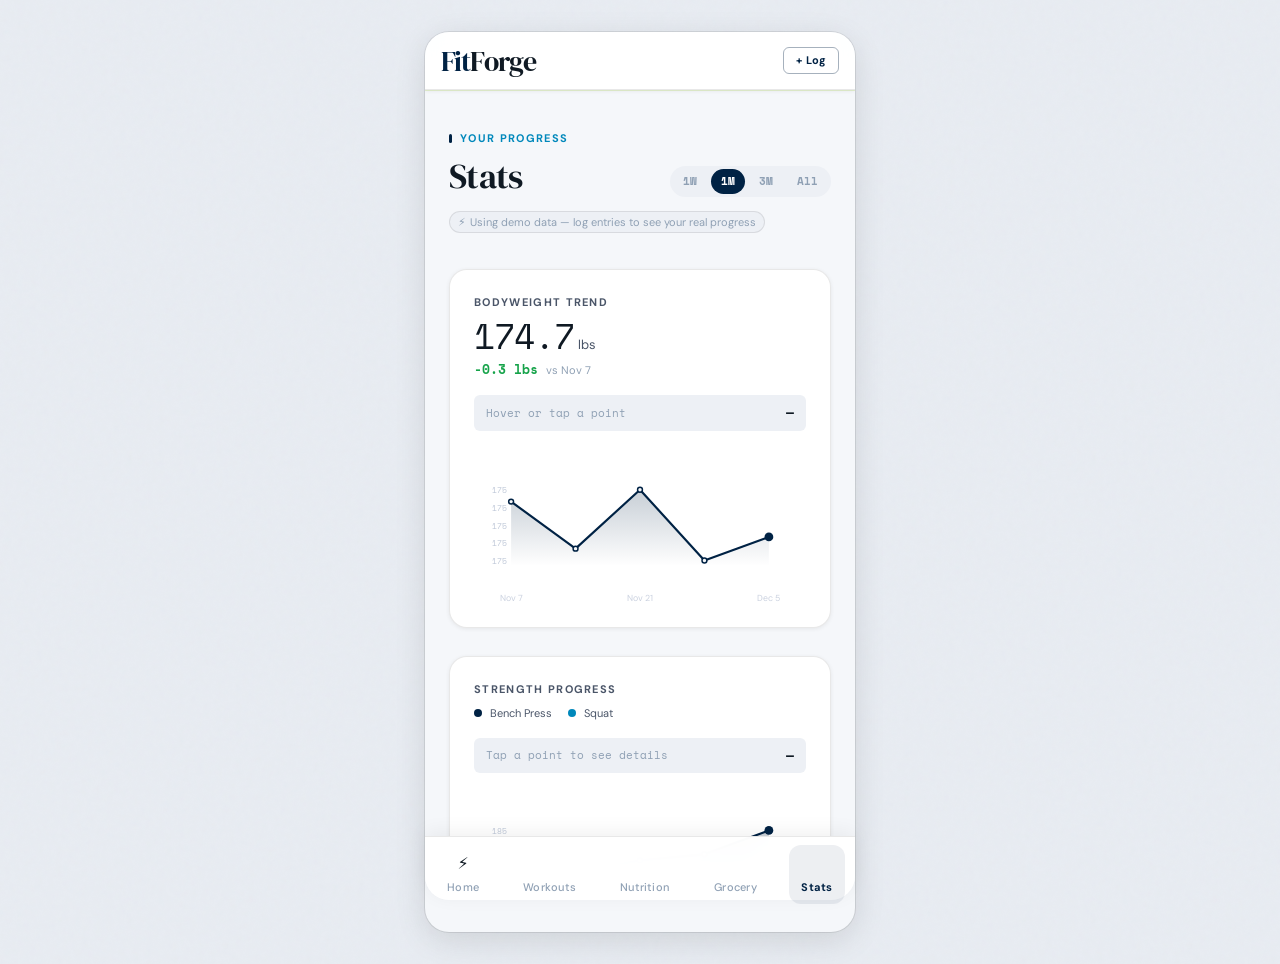
<file: stats.html>
<!DOCTYPE html>
<html lang="en">
<head>
 <meta charset="UTF-8">
 <meta name="viewport" content="width=device-width, initial-scale=1.0, viewport-fit=cover">
 <meta name="theme-color" content="#090b10">
 <link rel="preconnect" href="https://fonts.googleapis.com">
 <link rel="preconnect" href="https://fonts.gstatic.com" crossorigin>
 <link href="https://fonts.googleapis.com/css2?family=DM+Serif+Display:ital@0;1&family=Space+Mono:wght@400;700&family=DM+Sans:wght@400;500;700&display=swap" rel="stylesheet">
 <link rel="stylesheet" href="styles-light-full.css">
 
 <title>FitForge — Stats</title>

 <style>
 /* ── PAGE-SPECIFIC STYLES ──────────────────────────────────── */

 /* Chart header: title left, current value right */
 .chart-header {
 display: flex;
 justify-content: space-between;
 align-items: flex-start;
 gap: var(--space-4);
 }

 .chart-header__left {}

 .chart-header__label {
 font-size: var(--text-xs);
 font-weight: var(--weight-bold);
 letter-spacing: var(--tracking-widest);
 text-transform: uppercase;
 color: var(--color-text-secondary);
 margin-bottom: var(--space-2);
 }

 .chart-header__value {
 font-family: var(--font-mono);
 font-size: var(--text-2xl);
 color: var(--color-text-primary);
 letter-spacing: -0.03em;
 line-height: 1;
 }

 .chart-header__unit {
 font-size: var(--text-sm);
 color: var(--color-text-secondary);
 }

 .chart-header__delta {
 font-size: var(--text-sm);
 margin-top: var(--space-1);
 }

 /* Demo data disclaimer */
 .demo-badge {
 display: inline-flex;
 align-items: center;
 gap: 4px;
 font-size: var(--text-xs);
 color: var(--color-text-muted);
 background: var(--color-bg-elevated);
 border: 1px solid var(--color-border);
 border-radius: var(--radius-full);
 padding: 2px 8px;
 }

 /* Strength chart: two-line legend */
 .chart-legend {
 display: flex;
 gap: var(--space-4);
 align-items: center;
 }

 .chart-legend-item {
 display: flex;
 align-items: center;
 gap: var(--space-2);
 font-size: var(--text-xs);
 color: var(--color-text-secondary);
 }

 .chart-legend-dot {
 width: 8px;
 height: 8px;
 border-radius: 50%;
 }

 /* Tooltip display: shows value on point tap/hover */
 .chart-tooltip-bar {
 display: flex;
 justify-content: space-between;
 align-items: center;
 padding: var(--space-2) var(--space-3);
 background: var(--color-bg-elevated);
 border-radius: var(--radius-sm);
 min-height: 32px;
 }

 .chart-tooltip-bar__date {
 font-size: var(--text-xs);
 color: var(--color-text-muted);
 font-family: var(--font-mono);
 }

 .chart-tooltip-bar__value {
 font-family: var(--font-mono);
 font-size: var(--text-sm);
 font-weight: var(--weight-bold);
 color: var(--color-text-primary);
 }

 /* Measurement trend mini-cards */
 .measurement-snapshot-grid {
 display: grid;
 grid-template-columns: repeat(3, 1fr);
 gap: var(--space-2);
 }

 .measurement-snapshot {
 background: var(--color-bg-surface);
 border: 1px solid var(--color-border);
 border-radius: var(--radius-md);
 padding: var(--space-3) var(--space-4);
 display: flex;
 flex-direction: column;
 gap: 2px;
 }

 .measurement-snapshot__label {
 font-size: 9px;
 text-transform: uppercase;
 letter-spacing: 0.06em;
 color: var(--color-text-muted);
 font-weight: var(--weight-bold);
 }

 .measurement-snapshot__value {
 font-family: var(--font-mono);
 font-size: var(--text-md);
 color: var(--color-text-primary);
 line-height: 1;
 }

 .measurement-snapshot__delta {
 font-size: var(--text-xs);
 color: var(--color-success);
 }
 </style>
</head>

<body>
 <div class="app-shell">

 <!-- HEADER -->
 <header class="app-header">
 <div class="app-header__logo">Fit<span>Forge</span></div>
 <div style="display:flex; gap:8px; align-items:center;">
 <!-- Log new entry button -->
 <a
 href="progress-log.html"
 class="btn btn--ghost btn--sm"
 aria-label="Log a new progress entry"
 style="font-size:var(--text-xs); padding:4px 12px;"
 >+ Log</a>
 </div>
 </header>

 <main class="page-content" id="page-content">

 <!-- SECTION 1: Page Title + Range Selector -->
 <section style="padding: var(--space-4) 0 var(--space-2);">
 <div style="display:flex; justify-content:space-between; align-items:flex-end;">
 <div>
 <p class="label" style="color:var(--color-blue); margin-bottom:var(--space-2);">Your Progress</p>
 <h1 class="heading-1" style="font-family:var(--font-display); letter-spacing:var(--tracking-tight);">
 Stats
 </h1>
 </div>

 <!-- Time range selector — switches how many weeks of data to display -->
 <div class="time-range-selector" role="group" aria-label="Time range" id="time-range-selector">
 <button class="time-range-btn" data-range="7" onclick="setTimeRange(7, this)">1W</button>
 <button class="time-range-btn is-active" data-range="30" onclick="setTimeRange(30, this)">1M</button>
 <button class="time-range-btn" data-range="90" onclick="setTimeRange(90, this)">3M</button>
 <button class="time-range-btn" data-range="inf" onclick="setTimeRange(Infinity, this)">All</button>
 </div>
 </div>

 <!-- Demo data disclaimer -->
 <div style="margin-top:var(--space-3);" id="demo-notice">
 <span class="demo-badge" id="demo-badge">
 <span>⚡</span>
 <span id="demo-badge-text">Using demo data — log entries to see your real progress</span>
 </span>
 </div>
 </section>

 <!-- SECTION 2: Bodyweight Chart ────────────────────────── -->
 <section aria-label="Bodyweight trend">
 <div class="chart-card animate-fade-in-up">

 <div class="chart-header">
 <div class="chart-header__left">
 <div class="chart-header__label">Bodyweight Trend</div>
 <div>
 <span class="chart-header__value" id="weight-current-val">—</span>
 <span class="chart-header__unit"> lbs</span>
 </div>
 <div class="chart-header__delta" id="weight-delta-display">—</div>
 </div>
 </div>

 <!-- Tooltip bar: updates when data point is tapped -->
 <div class="chart-tooltip-bar" id="weight-tooltip">
 <span class="chart-tooltip-bar__date">Hover or tap a point</span>
 <span class="chart-tooltip-bar__value" id="weight-tooltip-val">—</span>
 </div>

 <!-- SVG injected here by renderWeightChart() -->
 <div id="weight-chart-container" aria-label="Bodyweight line chart" role="img">
 <div class="skeleton" style="height:160px; border-radius:var(--radius-md);"></div>
 </div>
 </div>
 </section>

 <!-- SECTION 3: Strength Chart (two lines: bench + squat) ── -->
 <section aria-label="Strength trends">
 <div class="chart-card animate-fade-in-up">

 <div class="chart-header">
 <div class="chart-header__left">
 <div class="chart-header__label">Strength Progress</div>
 <div class="chart-legend">
 <div class="chart-legend-item">
 <div class="chart-legend-dot" style="background:var(--color-accent);"></div>
 <span>Bench Press</span>
 </div>
 <div class="chart-legend-item">
 <div class="chart-legend-dot" style="background:var(--color-blue);"></div>
 <span>Squat</span>
 </div>
 </div>
 </div>
 </div>

 <!-- Tooltip -->
 <div class="chart-tooltip-bar" id="strength-tooltip">
 <span class="chart-tooltip-bar__date">Tap a point to see details</span>
 <span class="chart-tooltip-bar__value" id="strength-tooltip-val">—</span>
 </div>

 <!--
 Two SVG charts stacked vertically — one per lift.
 Using separate SVGs rather than a multi-line chart for
 simplicity. A multi-line chart requires careful legend
 and tooltip handling that adds significant complexity.
 -->
 <div id="bench-chart-container" role="img" aria-label="Bench press line chart"></div>
 <div id="squat-chart-container" role="img" aria-label="Squat line chart" style="margin-top:var(--space-3);"></div>
 </div>
 </section>

 <!-- SECTION 4: Personal Records Grid ───────────────────── -->
 <section aria-label="Personal records">
 <div class="section-header">
 <h2 class="section-header__title">Personal Records</h2>
 <a href="progress-log.html" class="section-header__link">+ Update</a>
 </div>

 <div class="pr-grid" id="pr-grid">
 <!-- Skeleton placeholders -->
 <div class="skeleton" style="height:110px; border-radius:var(--radius-lg);"></div>
 <div class="skeleton" style="height:110px; border-radius:var(--radius-lg);"></div>
 <div class="skeleton" style="height:110px; border-radius:var(--radius-lg);"></div>
 <div class="skeleton" style="height:110px; border-radius:var(--radius-lg);"></div>
 </div>
 </section>

 <!-- SECTION 5: Body Measurements Snapshot ──────────────── -->
 <section aria-label="Body measurements">
 <div class="section-header">
 <h2 class="section-header__title">Measurements</h2>
 <span class="section-header__link" id="measurements-date">Latest entry</span>
 </div>

 <div class="measurement-snapshot-grid" id="measurements-grid">
 <!-- Populated by JS -->
 </div>
 </section>

 <!-- SECTION 6: Progress Photos ─────────────────────────── -->
 <section aria-label="Progress photos">
 <div class="section-header">
 <h2 class="section-header__title">Progress Photos</h2>
 <a href="progress-log.html" class="section-header__link">Add Photo</a>
 </div>

 <div class="photo-grid" id="photo-grid">
 <!-- Populated by JS — shows stored photos or empty placeholders -->
 </div>
 </section>

 <div style="height: var(--space-8);"></div>
 </main>

 <div id="bottom-nav-container"></div>
 </div>

 <script src="script-merged.js"></script>
 

 <script>
 /**
 * ============================================================
 * STATS PAGE SCRIPT
 * stats.html — inline script
 *
 * KEY EDUCATIONAL CONCEPTS ON THIS PAGE:
 *
 * 1. PURE SVG CHART GENERATION
 * All charts are built by ChartUtils.buildLineChart() which
 * accepts a data array and returns an SVG string.
 * No libraries — every pixel is calculated from the coordinate
 * scaling math outlined at the top of this response.
 *
 * 2. DATA PIPELINE
 * Real data: StorageHelpers.getProgressLogs() → filter by range
 * Mock data: ChartUtils.generateMockWeightData() → same shape
 * Both pipelines produce [{value, date, label}] arrays.
 * The chart function doesn't know or care which source provided
 * the data — it just receives the array.
 *
 * 3. TIME RANGE SWITCHING
 * ChartUtils.filterByRange(fullDataset, days) slices the
 * full dataset to the selected window (7/30/90/∞ days).
 * All charts re-render from the filtered slice.
 * ============================================================
 */

 /* ─── PAGE STATE ─────────────────────────────────────────────
 ─────────────────────────────────────────────────────────── */
 let currentRange = 30; // Days to show (default: 1 month)
 let profile = null;

 // Full datasets (all-time) — filtered before rendering
 let weightDataFull = [];
 let benchDataFull = [];
 let squatDataFull = [];


 /* ─── MOCK PERSONAL RECORDS ─────────────────────────────────
 Static mock PRs shown until real data is available.
 In production: await SupabaseAPI.getPersonalRecords(userId)
 ─────────────────────────────────────────────────────────── */
 const MOCK_PRs = [
 { lift: 'Bench Press', current: 185, prev: 180, unit: 'lbs', date: 'Apr 15', improved: true },
 { lift: 'Barbell Squat', current: 265, prev: 255, unit: 'lbs', date: 'Apr 8', improved: true },
 { lift: 'Deadlift', current: 315, prev: 315, unit: 'lbs', date: 'Mar 22', improved: false },
 { lift: 'Overhead Press',current: 125, prev: 120, unit: 'lbs', date: 'Apr 1', improved: true },
 ];

 /* ─── MEASUREMENT DISPLAY CONFIG ────────────────────────────
 ─────────────────────────────────────────────────────────── */
 const MEASUREMENT_FIELDS = [
 { key: 'chest', label: 'Chest', unit: 'in' },
 { key: 'waist', label: 'Waist', unit: 'in' },
 { key: 'hips', label: 'Hips', unit: 'in' },
 { key: 'leftArm', label: 'L. Arm', unit: 'in' },
 { key: 'rightArm', label: 'R. Arm', unit: 'in' },
 { key: 'neck', label: 'Neck', unit: 'in' },
 ];


 /* ─── INITIALIZATION ────────────────────────────────────────
 ─────────────────────────────────────────────────────────── */
 document.addEventListener('DOMContentLoaded', async () => {
 profile = AppState.getProfile();

 // ── Load real progress logs from localStorage ────────────
 const realLogs = StorageHelpers.getProgressLogs();
 const hasRealData = realLogs.length >= 2;

 if (hasRealData) {
 // Real data path: build datasets from stored log entries
 weightDataFull = realLogs
 .filter(l => l.weightLbs)
 .map(l => ({
 value: l.weightLbs,
 date: l.date,
 label: new Date(l.date + 'T12:00:00').toLocaleDateString('en-US', { month: 'short', day: 'numeric' }),
 }));

 // Strength data from stored PRs (placeholder — full implementation
 // would log individual set data in the progress-log form)
 benchDataFull = [];
 squatDataFull = [];

 // Hide demo badge when real data is present
 const demoBadge = document.getElementById('demo-badge');
 if (demoBadge) {
 UIHelpers.setText('#demo-badge-text', `${realLogs.length} logged entries`);
 }

 } else {
 // Demo data path: generate plausible mock data from profile
 weightDataFull = ChartUtils.generateMockWeightData(profile, 12);
 benchDataFull = ChartUtils.generateMockStrengthData(185, 10, 2.5);
 squatDataFull = ChartUtils.generateMockStrengthData(265, 10, 3.5);
 }

 // ── Render all sections ──────────────────────────────────
 renderAllCharts();
 renderPRGrid(MOCK_PRs);
 renderMeasurements(realLogs);
 renderPhotoGrid();
 });


 /* ─────────────────────────────────────────────────────────────
 SET TIME RANGE — called by the 1W / 1M / 3M / All buttons
 ─────────────────────────────────────────────────────────── */
 function setTimeRange(days, btn) {
 currentRange = days;

 // Update active button
 document.querySelectorAll('.time-range-btn').forEach(b => {
 b.classList.toggle('is-active', b === btn);
 });

 // Re-render all charts with filtered data
 renderAllCharts();
 }


 /* ─────────────────────────────────────────────────────────────
 RENDER ALL CHARTS
 Called on init and on range switch. Slices all full datasets
 to currentRange, then renders each chart.
 ─────────────────────────────────────────────────────────── */
 function renderAllCharts() {
 renderWeightChart();
 renderStrengthCharts();
 }


 /* ─────────────────────────────────────────────────────────────
 RENDER: BODYWEIGHT CHART

 EDUCATIONAL FOCUS: This is where ChartUtils.buildLineChart()
 is called. The function is purely mathematical — it takes a
 data array and options, and returns an SVG string.
 We inject that string into the DOM with innerHTML.
 ─────────────────────────────────────────────────────────── */
 function renderWeightChart() {
 const container = document.getElementById('weight-chart-container');
 if (!container) return;

 // Filter to selected range
 const data = ChartUtils.filterByRange(weightDataFull, currentRange);

 // Build the SVG string
 const svgString = ChartUtils.buildLineChart(data, {
 color: 'var(--color-accent)', // Lime
 gradId: 'weight',
 unit: 'lbs',
 W: 340, H: 160, P: 38,
 });

 container.innerHTML = svgString;

 // ── Add interactive point circles ──────────────────────────
 // After injecting SVG, make data points tappable.
 // We find the <circle> elements and add click listeners.
 // This is done AFTER innerHTML = ... because we need the
 // SVG to be in the DOM first.
 addChartInteractivity(container, data, 'weight', 'lbs');

 // ── Update header values ───────────────────────────────────
 if (data.length > 0) {
 const latest = data[data.length - 1];
 const first = data[0];
 const delta = Math.round((latest.value - first.value) * 10) / 10;
 const sign = delta >= 0 ? '+' : '';

 UIHelpers.setText('#weight-current-val', latest.value.toFixed(1));

 const deltaEl = document.getElementById('weight-delta-display');
 if (deltaEl) {
 const color = delta < 0 ? 'var(--color-success)' : 'var(--color-danger)';
 deltaEl.innerHTML = `
 <span style="color:${color}; font-family:var(--font-mono); font-size:var(--text-sm); font-weight:700;">
 ${sign}${delta} lbs
 </span>
 <span style="color:var(--color-text-muted); font-size:var(--text-xs);">
 vs ${data.length > 1 ? data[0].label : '—'}
 </span>
 `;
 }
 }
 }


 /* ─────────────────────────────────────────────────────────────
 RENDER: STRENGTH CHARTS (Bench + Squat)
 ─────────────────────────────────────────────────────────── */
 function renderStrengthCharts() {
 // Bench Press (lime)
 const benchData = ChartUtils.filterByRange(benchDataFull, currentRange);
 document.getElementById('bench-chart-container').innerHTML =
 ChartUtils.buildLineChart(benchData, {
 color: 'var(--color-accent)',
 gradId: 'bench', unit: 'lbs', W: 340, H: 140, P: 38,
 });

 addChartInteractivity(
 document.getElementById('bench-chart-container'),
 benchData, 'strength', 'lbs', 'Bench'
 );

 // Squat (blue)
 const squatData = ChartUtils.filterByRange(squatDataFull, currentRange);
 document.getElementById('squat-chart-container').innerHTML =
 ChartUtils.buildLineChart(squatData, {
 color: 'var(--color-blue)',
 gradId: 'squat', unit: 'lbs', W: 340, H: 140, P: 38,
 });

 addChartInteractivity(
 document.getElementById('squat-chart-container'),
 squatData, 'strength', 'lbs', 'Squat'
 );
 }


 /* ─────────────────────────────────────────────────────────────
 ADD CHART INTERACTIVITY
 After SVG is injected, makes data points tappable.
 On tap: updates the tooltip bar above the chart.

 We identify data points by their position among <circle>
 elements in the SVG. The order matches the data array.
 ─────────────────────────────────────────────────────────── */
 function addChartInteractivity(container, data, chartId, unit, prefix = '') {
 if (!container || !data || data.length === 0) return;

 // Select all circles that are data points.
 // The last point in buildLineChart is the large filled circle (latest value).
 const circles = container.querySelectorAll('circle');

 circles.forEach((circle, idx) => {
 if (idx >= data.length) return; // guard

 const point = data[idx];

 // Make each circle larger for easier tapping on mobile
 // by adding an invisible hit-area circle behind it
 circle.style.cursor = 'pointer';

 circle.addEventListener('click', () => {
 updateTooltip(chartId, point, unit, prefix);
 });

 // Desktop hover
 circle.addEventListener('mouseenter', () => {
 updateTooltip(chartId, point, unit, prefix);
 });
 });
 }

 function updateTooltip(chartId, point, unit, prefix) {
 const tooltipEl = document.getElementById(`${chartId}-tooltip`);
 if (!tooltipEl) return;

 const dateEl = tooltipEl.querySelector('.chart-tooltip-bar__date');
 const valueEl = tooltipEl.querySelector('.chart-tooltip-bar__value');

 if (dateEl) dateEl.textContent = point.label;
 if (valueEl) valueEl.textContent = `${prefix ? prefix + ': ' : ''}${point.value} ${unit}`;
 }


 /* ─────────────────────────────────────────────────────────────
 RENDER: PERSONAL RECORD GRID
 ─────────────────────────────────────────────────────────── */
 function renderPRGrid(records) {
 const grid = document.getElementById('pr-grid');
 if (!grid) return;

 grid.innerHTML = records.map(pr => {
 const improvement = pr.current - pr.prev;
 const sign = improvement >= 0 ? '+' : '';

 return `
 <div class="pr-card">
 <div class="pr-card__badge">PR</div>
 <div class="pr-card__lift">${UIHelpers.escapeHTML(pr.lift)}</div>
 <div>
 <span class="pr-card__weight">${pr.current}</span>
 <span class="pr-card__unit"> ${pr.unit}</span>
 </div>
 <div class="pr-card__improvement pr-card__improvement--${pr.improved ? 'up' : 'same'}">
 ${pr.improved
 ? `<span>↑</span><span>${sign}${improvement} ${pr.unit}</span>`
 : `<span>→</span><span>No change</span>`}
 </div>
 <div class="pr-card__date">${UIHelpers.escapeHTML(pr.date)}</div>
 </div>
 `;
 }).join('');
 }


 /* ─────────────────────────────────────────────────────────────
 RENDER: BODY MEASUREMENTS SNAPSHOT
 Shows the most recent logged measurements.
 ─────────────────────────────────────────────────────────── */
 function renderMeasurements(logs) {
 const grid = document.getElementById('measurements-grid');
 if (!grid) return;

 // Find the most recent log with at least one measurement
 const latest = [...logs]
 .reverse()
 .find(l => l.measurements && Object.values(l.measurements).some(v => v !== null));

 if (!latest) {
 grid.innerHTML = `
 <div style="grid-column:1/-1; text-align:center; padding:var(--space-6); color:var(--color-text-muted); font-size:var(--text-sm);">
 No measurements logged yet.
 <br>
 <a href="progress-log.html" style="color:var(--color-accent); margin-top:var(--space-2); display:inline-block;">
 Log your first measurement →
 </a>
 </div>
 `;
 return;
 }

 UIHelpers.setText(
 '#measurements-date',
 UIHelpers.formatDate(latest.date + 'T12:00:00', 'short')
 );

 grid.innerHTML = MEASUREMENT_FIELDS.map(field => {
 const val = latest.measurements?.[field.key];
 if (val === null || val === undefined) return '';

 return `
 <div class="measurement-snapshot">
 <div class="measurement-snapshot__label">${field.label}</div>
 <div class="measurement-snapshot__value">${val}"</div>
 </div>
 `;
 }).filter(Boolean).join('') || `
 <div style="grid-column:1/-1; color:var(--color-text-muted); font-size:var(--text-sm); text-align:center; padding:var(--space-4);">
 No measurements in latest entry.
 </div>
 `;
 }


 /* ─────────────────────────────────────────────────────────────
 RENDER: PROGRESS PHOTO GRID
 Shows stored photos + empty placeholder slots (up to 6 total).
 ─────────────────────────────────────────────────────────── */
 function renderPhotoGrid() {
 const grid = document.getElementById('photo-grid');
 if (!grid) return;

 const photos = StorageHelpers.getProgressPhotos().slice(0, 6);
 const GRID_SIZE = 6; // Always show 6 cells
 const emptyCells = Math.max(0, GRID_SIZE - photos.length);

 // Build filled cells (actual photos)
 const filledCells = photos.map(photo => {
 if (photo.dataUrl) {
 // Has a base64 photo
 return `
 <div class="photo-cell">
 <img
 src="${photo.dataUrl}"
 alt="Progress photo from ${UIHelpers.formatDate(photo.date + 'T12:00:00', 'short')}"
 loading="lazy"
 >
 <div class="photo-cell__date">
 ${UIHelpers.formatDate(photo.date + 'T12:00:00', 'short')}
 </div>
 </div>
 `;
 } else {
 // Photo metadata only (base64 was pruned due to storage limits)
 return `
 <div class="photo-cell" style="background:var(--color-bg-elevated);">
 <div class="photo-cell__date">${UIHelpers.formatDate(photo.date + 'T12:00:00', 'short')}</div>
 <div style="position:absolute;top:50%;left:50%;transform:translate(-50%,-50%); font-size:20px; opacity:0.3;"></div>
 </div>
 `;
 }
 });

 // Build empty placeholder cells
 const emptyHTML = Array.from({ length: emptyCells }, () => `
 <a class="photo-cell photo-cell--empty" href="progress-log.html" aria-label="Add a progress photo">
 <div class="photo-cell--empty__icon">+</div>
 </a>
 `);

 grid.innerHTML = [...filledCells, ...emptyHTML].join('');
 }
 </script>
</body>
</html>
</file>
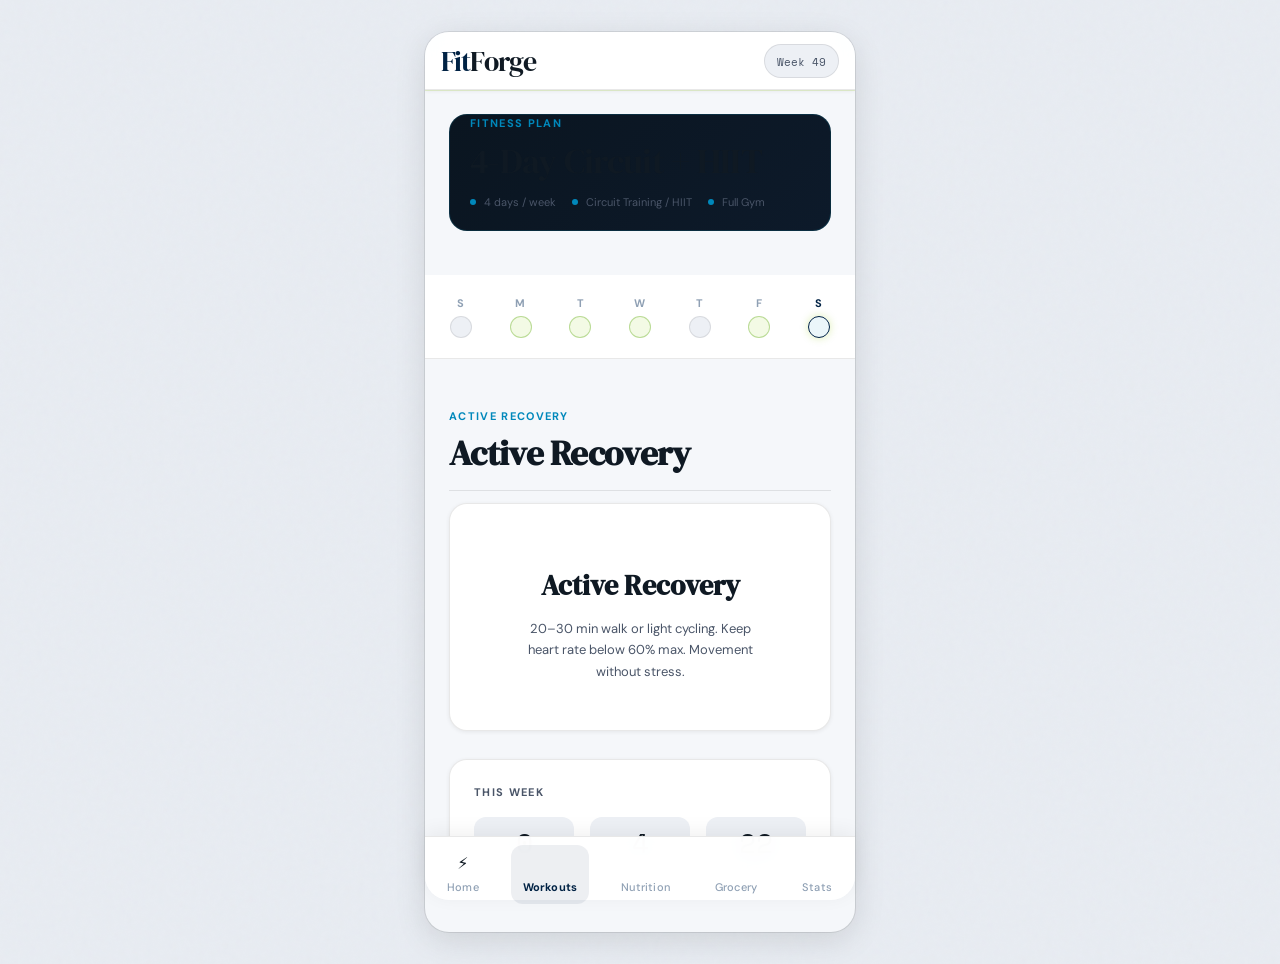
<file: workouts.html>
<!DOCTYPE html>
<html lang="en">
<head>
 <meta charset="UTF-8">
 <meta name="viewport" content="width=device-width, initial-scale=1.0, viewport-fit=cover">
 <meta name="theme-color" content="#090b10">
 <meta name="description" content="FitForge Workouts — Your personalized weekly training plan">

 <link rel="preconnect" href="https://fonts.googleapis.com">
 <link rel="preconnect" href="https://fonts.gstatic.com" crossorigin>
 <link href="https://fonts.googleapis.com/css2?family=DM+Serif+Display:ital@0;1&family=Space+Mono:wght@400;700&family=DM+Sans:wght@400;500;700&display=swap" rel="stylesheet">

 <link rel="stylesheet" href="styles-light-full.css">
 

 <title>FitForge — Workouts</title>

 <style>
 /* ── PAGE-SPECIFIC STYLES ──────────────────────────────────── */

 /* Plan header card (sits above the week strip) */
 .plan-header-card {
 background: linear-gradient(135deg, #0a1520 0%, #0d1a2a 100%);
 border: 1px solid rgba(0, 200, 255, 0.12);
 border-radius: var(--radius-lg);
 padding: var(--space-5);
 margin-bottom: var(--space-4);
 }

 .plan-header-card__label {
 font-size: var(--text-xs);
 font-weight: var(--weight-bold);
 letter-spacing: var(--tracking-widest);
 text-transform: uppercase;
 color: var(--color-blue);
 margin-bottom: var(--space-2);
 }

 .plan-header-card__name {
 font-family: var(--font-display);
 font-size: var(--text-2xl);
 color: var(--color-text-primary);
 letter-spacing: var(--tracking-tight);
 line-height: var(--leading-tight);
 margin-bottom: var(--space-3);
 }

 .plan-meta-row {
 display: flex;
 gap: var(--space-4);
 flex-wrap: wrap;
 }

 .plan-meta-item {
 display: flex;
 align-items: center;
 gap: var(--space-2);
 font-size: var(--text-xs);
 color: var(--color-text-secondary);
 }

 .plan-meta-item__dot {
 width: 6px;
 height: 6px;
 border-radius: 50%;
 background: var(--color-blue);
 }

 /* Week strip section wrapper */
 .week-section {
 margin: 0 calc(-1 * var(--space-4));
 }

 /* The exercises list label */
 .exercises-label {
 font-size: var(--text-xs);
 font-weight: var(--weight-bold);
 letter-spacing: var(--tracking-widest);
 text-transform: uppercase;
 color: var(--color-text-muted);
 padding: var(--space-4) 0 var(--space-3);
 }

 /* "Mark Day Complete" button at bottom of exercise list */
 .complete-day-btn-wrap {
 padding-top: var(--space-4);
 }

 /* Swap button injury indicator row */
 .injury-notice {
 display: flex;
 align-items: center;
 gap: var(--space-2);
 padding: var(--space-3) var(--space-4);
 background: rgba(245, 158, 11, 0.06);
 border: 1px solid rgba(245, 158, 11, 0.15);
 border-radius: var(--radius-md);
 font-size: var(--text-xs);
 color: var(--color-warning);
 }
 </style>
</head>

<body>
 <div class="app-shell">

 <!-- ══════════════════════════════════════════════════════
 HEADER
 ═════════════════════════════════════════════════════ -->
 <header class="app-header">
 <div class="app-header__logo">Fit<span>Forge</span></div>
 <div style="display:flex; gap:8px;">
 <!-- Week number pill -->
 <div style="background:var(--color-bg-elevated); border:1px solid var(--color-border); border-radius:var(--radius-full); padding:4px 12px;">
 <span id="week-label" style="font-size:var(--text-xs); color:var(--color-text-secondary); font-family:var(--font-mono);">Week —</span>
 </div>
 </div>
 </header>

 <!-- ══════════════════════════════════════════════════════
 MAIN CONTENT
 ═════════════════════════════════════════════════════ -->
 <main class="page-content" id="page-content">

 <!-- SECTION 1: Plan Header Card -->
 <div class="plan-header-card animate-fade-in-up" id="plan-header-card">
 <div class="plan-header-card__label" id="plan-label">Loading plan...</div>
 <div class="plan-header-card__name" id="plan-name">—</div>
 <div class="plan-meta-row" id="plan-meta"></div>
 </div>

 <!-- SECTION 2: Week Strip (sticky, 7-day selector) -->
 <div class="week-section">
 <div class="week-strip-wrap">
 <!-- 7 day pill buttons — rendered by JS -->
 <div class="week-strip" id="week-strip" role="tablist" aria-label="Day of week selector">
 <!-- Skeleton placeholder -->
 <div class="skeleton" style="height:52px; border-radius:var(--radius-md); grid-column:1/-1;"></div>
 </div>
 </div>
 </div>

 <!-- SECTION 3: Injury Notice (shown only if user flagged injuries) -->
 <div class="injury-notice hidden" id="injury-notice">
 <span>⚠</span>
 <span id="injury-notice-text">Swap buttons are highlighted for exercises that may stress your flagged areas.</span>
 </div>

 <!-- SECTION 4: Day Workout Panels -->
 <!--
 Each day has a .workout-day-panel div.
 Only the active panel has .is-active and is rendered as flex.
 JS switches panels by toggling .is-active.
 
 The panels themselves are EMPTY placeholders here —
 JS generates their inner HTML from the WORKOUT_TEMPLATES data.
 This keeps the HTML clean and the data in one place.
 -->
 <div id="day-panels-container">
 <!-- Day panels: Sun=0 through Sat=6 -->
 <div class="workout-day-panel" id="day-panel-0" role="tabpanel"></div>
 <div class="workout-day-panel" id="day-panel-1" role="tabpanel"></div>
 <div class="workout-day-panel" id="day-panel-2" role="tabpanel"></div>
 <div class="workout-day-panel" id="day-panel-3" role="tabpanel"></div>
 <div class="workout-day-panel" id="day-panel-4" role="tabpanel"></div>
 <div class="workout-day-panel" id="day-panel-5" role="tabpanel"></div>
 <div class="workout-day-panel" id="day-panel-6" role="tabpanel"></div>
 </div>

 <!-- SECTION 5: Weekly Summary Card (always visible) -->
 <div class="weekly-summary-card animate-fade-in-up" id="weekly-summary">
 <div class="weekly-summary-card__title">This Week</div>
 <div class="weekly-summary-grid">
 <div class="weekly-stat">
 <span class="weekly-stat__value" id="stat-completed">0</span>
 <span class="weekly-stat__label">Days Done</span>
 </div>
 <div class="weekly-stat">
 <span class="weekly-stat__value" id="stat-training">—</span>
 <span class="weekly-stat__label">Training Days</span>
 </div>
 <div class="weekly-stat">
 <span class="weekly-stat__value" id="stat-exercises">0</span>
 <span class="weekly-stat__label">Total Exercises</span>
 </div>
 </div>
 </div>

 <div style="height: var(--space-8);"></div>
 </main>

 <!-- ══════════════════════════════════════════════════════
 EXERCISE SWAP MODAL
 Lives outside .page-content so it overlays everything.
 ═════════════════════════════════════════════════════ -->
 <div
 class="modal-overlay"
 id="swap-modal"
 role="dialog"
 aria-modal="true"
 aria-labelledby="swap-modal-title"
 aria-hidden="true"
 >
 <div class="modal-sheet">
 <!-- Drag handle (visual affordance) -->
 <div class="modal-handle" aria-hidden="true"></div>

 <!-- Modal header -->
 <div class="modal-header">
 <p class="modal-eyebrow">Exercise Swap</p>
 <h2 class="modal-title" id="swap-modal-title">Choose a replacement</h2>
 </div>

 <!-- Currently-being-replaced exercise -->
 <div class="modal-current-exercise">
 <div>
 <div class="modal-current-exercise__label">Replacing</div>
 <div class="modal-current-exercise__name" id="swap-current-name">—</div>
 </div>
 </div>

 <!-- Alternatives list label -->
 <p class="modal-section-label">Select an alternative:</p>

 <!-- Alternatives list — injected by JS -->
 <div class="stack stack-sm" id="swap-options-list">
 <!-- Populated by renderSwapOptions() -->
 </div>

 <!-- Modal action buttons -->
 <div class="modal-footer">
 <button class="btn btn--secondary btn--md" id="swap-cancel-btn" aria-label="Cancel swap">
 Cancel
 </button>
 <button class="btn btn--primary btn--md" id="swap-confirm-btn" disabled aria-label="Confirm exercise swap">
 Confirm Swap
 </button>
 </div>
 </div>
 </div>

 <!-- Bottom nav -->
 <div id="bottom-nav-container"></div>

 </div><!-- end .app-shell -->

 <script src="script-merged.js"></script>

 <script>
 /**
 * ============================================================
 * WORKOUTS PAGE SCRIPT
 * workouts.html — inline script
 *
 * ARCHITECTURE OVERVIEW:
 *
 * DATA LAYER (pure objects — no DOM):
 * WORKOUT_TEMPLATES — all weekly plans keyed by goal
 * SWAP_OPTIONS — alternatives keyed by swapGroup
 * completionStore — localStorage-backed completion state
 *
 * STATE MACHINE (controls UI):
 * pageState.selectedDay — which day pill is active (0-6)
 * swapState — controls the swap modal (open/closed)
 * activeSwaps — applied swaps (overrides template data)
 *
 * RENDER LAYER (DOM manipulation):
 * renderWeekStrip() — builds the 7 day pills
 * renderDayPanel() — builds one day's exercise list
 * renderSwapOptions() — populates the modal alternatives
 * updateWeeklySummary() — updates the stats card at the bottom
 * ============================================================
 */


 /* ━━━━━━━━━━━━━━━━━━━━━━━━━━━━━━━━━━━━━━━━━━━━━━━━━━━━━━━━━━
 WORKOUT TEMPLATES
 The source-of-truth for all exercise data.

 Structure:
 WORKOUT_TEMPLATES[goal].schedule[dayIndex (0=Sun)]
 → { type, name, muscleGroups[], exercises[] }

 Each exercise:
 { id, name, sets, reps, swapGroup, notes }

 Python analogy: think of this as a dict of dataclasses.
 ━━━━━━━━━━━━━━━━━━━━━━━━━━━━━━━━━━━━━━━━━━━━━━━━━━━━━━━━━━ */
 const WORKOUT_TEMPLATES = {

 /* ── FAT LOSS — 4 Training Days ─────────────────────────── */
 fat_loss: {
 name: '4-Day Circuit + HIIT',
 style: 'Circuit Training / HIIT',
 daysPerWeek: 4,
 schedule: [
 // ── Sunday (index 0) — Rest ──
 {
 type: 'rest',
 name: 'Rest & Recover',
 icon: '',
 notes: 'Prioritize 7–9 hours of sleep. Recovery is where the adaptation happens.',
 muscleGroups: [],
 exercises: [],
 },
 // ── Monday (index 1) — Upper Body Circuit ──
 {
 type: 'training',
 name: 'Upper Body Circuit',
 icon: '',
 muscleGroups: ['Chest', 'Back', 'Shoulders', 'Arms'],
 duration: 45,
 exercises: [
 { id: 'fl-mon-1', name: 'Push-Up', sets: 3, reps: '15', swapGroup: 'horizontal_push', notes: 'Go to failure on last set' },
 { id: 'fl-mon-2', name: 'Dumbbell Row', sets: 3, reps: '12 ea', swapGroup: 'horizontal_pull', notes: 'Keep back flat, elbow tight' },
 { id: 'fl-mon-3', name: 'DB Shoulder Press', sets: 3, reps: '12', swapGroup: 'vertical_push', notes: 'Seated or standing' },
 { id: 'fl-mon-4', name: 'Bicep Curl', sets: 3, reps: '15', swapGroup: 'elbow_flexion', notes: 'Control the eccentric (down)' },
 { id: 'fl-mon-5', name: 'Tricep Dip', sets: 3, reps: '12', swapGroup: 'elbow_extension', notes: 'Use a bench or chair' },
 { id: 'fl-mon-6', name: 'Plank', sets: 3, reps: '45 sec',swapGroup: 'core_anterior', notes: 'Squeeze glutes and abs' },
 ],
 },
 // ── Tuesday (index 2) — HIIT Cardio ──
 {
 type: 'training',
 name: 'HIIT Cardio',
 icon: '⚡',
 muscleGroups: ['Full Body', 'Cardiovascular'],
 duration: 30,
 exercises: [
 { id: 'fl-tue-1', name: 'Jump Rope / Jacks', sets: 1, reps: '3 min', swapGroup: 'low_impact_cardio', notes: 'Warm-up pace' },
 { id: 'fl-tue-2', name: 'Burpee', sets: 4, reps: '30 sec', swapGroup: 'full_body_cardio', notes: '30s work / 30s rest' },
 { id: 'fl-tue-3', name: 'High Knees', sets: 4, reps: '30 sec', swapGroup: 'low_impact_cardio', notes: '30s work / 30s rest' },
 { id: 'fl-tue-4', name: 'Mountain Climber', sets: 4, reps: '30 sec', swapGroup: 'core_cardio', notes: '30s work / 30s rest' },
 { id: 'fl-tue-5', name: 'Box Jump', sets: 4, reps: '8', swapGroup: 'plyometric_lower', notes: 'Land softly, full hip extension at top' },
 ],
 },
 // ── Wednesday (index 3) — Lower Body Strength ──
 {
 type: 'training',
 name: 'Lower Body Strength',
 icon: '',
 muscleGroups: ['Quads', 'Hamstrings', 'Glutes', 'Calves'],
 duration: 50,
 exercises: [
 { id: 'fl-wed-1', name: 'Goblet Squat', sets: 4, reps: '12', swapGroup: 'knee_dominant', notes: 'Hold dumbbell at chest' },
 { id: 'fl-wed-2', name: 'Romanian Deadlift', sets: 3, reps: '12', swapGroup: 'hip_dominant', notes: 'Push hips back, soft knee' },
 { id: 'fl-wed-3', name: 'Walking Lunge', sets: 3, reps: '12 ea', swapGroup: 'knee_dominant', notes: 'Long stride, upright torso' },
 { id: 'fl-wed-4', name: 'Hip Thrust', sets: 4, reps: '15', swapGroup: 'hip_dominant', notes: 'Squeeze glutes at top for 2s' },
 { id: 'fl-wed-5', name: 'Calf Raise', sets: 3, reps: '20', swapGroup: 'ankle_push', notes: 'Slow eccentric (3s down)' },
 { id: 'fl-wed-6', name: 'Dead Bug', sets: 3, reps: '10 ea', swapGroup: 'core_anterior', notes: 'Press lower back to floor' },
 ],
 },
 // ── Thursday (index 4) — Rest ──
 {
 type: 'rest',
 name: 'Mobility Day',
 icon: '',
 notes: 'Light stretching, foam rolling. 20–30 minutes. Focus on whatever is tight from Mon/Tue/Wed.',
 muscleGroups: [],
 exercises: [],
 },
 // ── Friday (index 5) — Full Body HIIT ──
 {
 type: 'training',
 name: 'Full Body HIIT',
 icon: '',
 muscleGroups: ['Full Body', 'Core', 'Cardiovascular'],
 duration: 40,
 exercises: [
 { id: 'fl-fri-1', name: 'Kettlebell Swing', sets: 4, reps: '15', swapGroup: 'hip_dominant', notes: 'Drive hips, not arms' },
 { id: 'fl-fri-2', name: 'Push-Up', sets: 3, reps: '15', swapGroup: 'horizontal_push', notes: 'Strict form, chest to floor' },
 { id: 'fl-fri-3', name: 'Jump Squat', sets: 4, reps: '10', swapGroup: 'plyometric_lower',notes: 'Land with soft knees' },
 { id: 'fl-fri-4', name: 'Pull-Up / Lat Pulldown',sets: 3, reps: '10', swapGroup: 'vertical_pull', notes: 'Full range of motion' },
 { id: 'fl-fri-5', name: 'Plank to Push-Up', sets: 3, reps: '8 ea', swapGroup: 'core_anterior', notes: 'Keep hips level, no rotation' },
 ],
 },
 // ── Saturday (index 6) — Active Recovery ──
 {
 type: 'recovery',
 name: 'Active Recovery',
 icon: '',
 notes: '20–30 min walk or light cycling. Keep heart rate below 60% max. Movement without stress.',
 muscleGroups: [],
 exercises: [],
 },
 ],
 }, // end fat_loss

 /* ── MUSCLE GAIN — 5 Training Days (Push/Pull/Legs) ──────── */
 muscle_gain: {
 name: '5-Day Push / Pull / Legs',
 style: 'Hypertrophy / Progressive Overload',
 daysPerWeek: 5,
 schedule: [
 // Sunday — Rest
 {
 type: 'rest', name: 'Rest Day', icon: '',
 notes: 'Full rest. Limit cardio. Let muscles repair and grow.',
 muscleGroups: [], exercises: [],
 },
 // Monday — Chest & Triceps (Push A)
 {
 type: 'training', name: 'Chest & Triceps', icon: '',
 muscleGroups: ['Chest', 'Triceps', 'Front Delts'],
 duration: 60,
 exercises: [
 { id: 'mg-mon-1', name: 'Barbell Bench Press', sets: 4, reps: '6–8', swapGroup: 'horizontal_push', notes: 'Primary strength movement' },
 { id: 'mg-mon-2', name: 'Incline DB Press', sets: 3, reps: '10–12', swapGroup: 'incline_push', notes: 'Upper chest emphasis' },
 { id: 'mg-mon-3', name: 'Cable Chest Fly', sets: 3, reps: '12–15', swapGroup: 'chest_isolation', notes: 'Full stretch at bottom' },
 { id: 'mg-mon-4', name: 'Overhead Tricep Ext.', sets: 3, reps: '12–15', swapGroup: 'elbow_extension', notes: 'Long head emphasis — elbows in' },
 { id: 'mg-mon-5', name: 'Tricep Pushdown', sets: 3, reps: '15', swapGroup: 'elbow_extension', notes: 'Rope or bar attachment' },
 ],
 },
 // Tuesday — Back & Biceps (Pull A)
 {
 type: 'training', name: 'Back & Biceps', icon: '',
 muscleGroups: ['Lats', 'Traps', 'Rear Delts', 'Biceps'],
 duration: 60,
 exercises: [
 { id: 'mg-tue-1', name: 'Barbell Row', sets: 4, reps: '6–8', swapGroup: 'horizontal_pull', notes: 'Overhand, row to lower chest' },
 { id: 'mg-tue-2', name: 'Pull-Up', sets: 4, reps: '8–10', swapGroup: 'vertical_pull', notes: 'Add weight if 10 is easy' },
 { id: 'mg-tue-3', name: 'Seated Cable Row', sets: 3, reps: '12', swapGroup: 'horizontal_pull', notes: 'V-bar, elbows tight to body' },
 { id: 'mg-tue-4', name: 'Face Pull', sets: 3, reps: '15–20',swapGroup: 'rear_delt', notes: 'External rotation at top' },
 { id: 'mg-tue-5', name: 'Barbell Curl', sets: 3, reps: '10–12',swapGroup: 'elbow_flexion', notes: 'No swinging' },
 { id: 'mg-tue-6', name: 'Hammer Curl', sets: 2, reps: '12–15',swapGroup: 'elbow_flexion', notes: 'Brachialis emphasis' },
 ],
 },
 // Wednesday — Legs A
 {
 type: 'training', name: 'Legs', icon: '',
 muscleGroups: ['Quads', 'Hamstrings', 'Glutes', 'Calves'],
 duration: 65,
 exercises: [
 { id: 'mg-wed-1', name: 'Barbell Back Squat', sets: 4, reps: '6–8', swapGroup: 'knee_dominant', notes: 'Primary lower body movement' },
 { id: 'mg-wed-2', name: 'Romanian Deadlift', sets: 4, reps: '10–12', swapGroup: 'hip_dominant', notes: 'Heavy — hamstring focus' },
 { id: 'mg-wed-3', name: 'Leg Press', sets: 3, reps: '12–15', swapGroup: 'knee_dominant', notes: 'Feet high = glute focus' },
 { id: 'mg-wed-4', name: 'Lying Leg Curl', sets: 3, reps: '12–15', swapGroup: 'knee_flexion', notes: 'Full stretch, slow eccentric' },
 { id: 'mg-wed-5', name: 'Leg Extension', sets: 3, reps: '15', swapGroup: 'knee_extension', notes: 'Terminal knee extension hold' },
 { id: 'mg-wed-6', name: 'Standing Calf Raise', sets: 4, reps: '15–20', swapGroup: 'ankle_push', notes: 'Pause 2s at bottom stretch' },
 ],
 },
 // Thursday — Rest
 {
 type: 'rest', name: 'Rest Day', icon: '',
 notes: 'Recovery. High sleep, adequate protein. Optional light walk.',
 muscleGroups: [], exercises: [],
 },
 // Friday — Shoulders & Arms (Push B)
 {
 type: 'training', name: 'Shoulders & Arms', icon: '⚡',
 muscleGroups: ['Shoulders', 'Biceps', 'Triceps'],
 duration: 55,
 exercises: [
 { id: 'mg-fri-1', name: 'Overhead Press', sets: 4, reps: '6–8', swapGroup: 'vertical_push', notes: 'Standing barbell or seated DB' },
 { id: 'mg-fri-2', name: 'Lateral Raise', sets: 4, reps: '15–20', swapGroup: 'shoulder_abduction', notes: 'Slight forward lean, slow' },
 { id: 'mg-fri-3', name: 'Rear Delt Fly', sets: 3, reps: '15–20', swapGroup: 'rear_delt', notes: 'Hinge forward or cable' },
 { id: 'mg-fri-4', name: 'Concentration Curl', sets: 3, reps: '12 ea', swapGroup: 'elbow_flexion', notes: 'Full supination at top' },
 { id: 'mg-fri-5', name: 'Skull Crusher', sets: 3, reps: '12', swapGroup: 'elbow_extension', notes: 'EZ bar, close grip' },
 ],
 },
 // Saturday — Legs B
 {
 type: 'training', name: 'Legs (Variation)', icon: '',
 muscleGroups: ['Glutes', 'Hamstrings', 'Quads', 'Calves'],
 duration: 60,
 exercises: [
 { id: 'mg-sat-1', name: 'Front Squat', sets: 4, reps: '6–8', swapGroup: 'knee_dominant', notes: 'Quad dominant — upright torso' },
 { id: 'mg-sat-2', name: 'Hip Thrust', sets: 4, reps: '12–15', swapGroup: 'hip_dominant', notes: 'Pause 2s at top contraction' },
 { id: 'mg-sat-3', name: 'Bulgarian Split Squat', sets: 3, reps: '10 ea', swapGroup: 'knee_dominant', notes: 'Front foot far enough forward' },
 { id: 'mg-sat-4', name: 'Nordic Curl', sets: 3, reps: '6–8', swapGroup: 'knee_flexion', notes: 'Hardest hamstring exercise — go slow' },
 { id: 'mg-sat-5', name: 'Seated Calf Raise', sets: 3, reps: '20', swapGroup: 'ankle_push', notes: 'Soleus emphasis (bent knee)' },
 ],
 },
 ],
 }, // end muscle_gain

 /* ── RECOMP — 4 Days Full Body ──────────────────────────── */
 recomp: {
 name: '4-Day Full Body Recomp',
 style: 'Compound-First / Moderate Volume',
 daysPerWeek: 4,
 schedule: [
 { type:'rest', name:'Rest', icon:'', notes:'Rest.', muscleGroups:[], exercises:[] },
 { type:'training', name:'Full Body A', icon:'⚡', muscleGroups:['Full Body'], duration:55,
 exercises:[
 { id:'rc-a-1', name:'Barbell Squat', sets:4, reps:'8', swapGroup:'knee_dominant', notes:'Primary compound' },
 { id:'rc-a-2', name:'Bench Press', sets:4, reps:'8', swapGroup:'horizontal_push',notes:'Primary upper push' },
 { id:'rc-a-3', name:'Pull-Up', sets:3, reps:'8–10', swapGroup:'vertical_pull', notes:'Add band if needed' },
 { id:'rc-a-4', name:'Romanian Deadlift', sets:3, reps:'10', swapGroup:'hip_dominant', notes:'Hinge pattern' },
 { id:'rc-a-5', name:'Plank', sets:3, reps:'45s', swapGroup:'core_anterior', notes:'Core finisher' },
 ]
 },
 { type:'rest', name:'Rest', icon:'', notes:'Light activity OK.', muscleGroups:[], exercises:[] },
 { type:'training', name:'Full Body B', icon:'', muscleGroups:['Full Body'], duration:55,
 exercises:[
 { id:'rc-b-1', name:'Deadlift', sets:4, reps:'6–8', swapGroup:'hip_dominant', notes:'Heaviest lift of the week' },
 { id:'rc-b-2', name:'Overhead Press', sets:4, reps:'8', swapGroup:'vertical_push', notes:'Standing barbell' },
 { id:'rc-b-3', name:'Barbell Row', sets:3, reps:'10', swapGroup:'horizontal_pull', notes:'Overhand grip' },
 { id:'rc-b-4', name:'Goblet Squat', sets:3, reps:'12', swapGroup:'knee_dominant', notes:'Quad finisher' },
 { id:'rc-b-5', name:'Ab Wheel Rollout', sets:3, reps:'10', swapGroup:'core_anterior', notes:'Keep back flat' },
 ]
 },
 { type:'rest', name:'Rest', icon:'', notes:'Recovery.', muscleGroups:[], exercises:[] },
 { type:'training', name:'Full Body C', icon:'', muscleGroups:['Full Body', 'Core'], duration:50,
 exercises:[
 { id:'rc-c-1', name:'Front Squat', sets:3, reps:'8', swapGroup:'knee_dominant', notes:'Quad focus' },
 { id:'rc-c-2', name:'DB Bench Press', sets:3, reps:'10', swapGroup:'horizontal_push',notes:'Unilateral stability' },
 { id:'rc-c-3', name:'Lat Pulldown', sets:3, reps:'12', swapGroup:'vertical_pull', notes:'Wide grip' },
 { id:'rc-c-4', name:'Hip Thrust', sets:3, reps:'15', swapGroup:'hip_dominant', notes:'Glute finisher' },
 { id:'rc-c-5', name:'Cable Crunch', sets:3, reps:'15', swapGroup:'core_anterior', notes:'Tuck chin' },
 ]
 },
 { type:'recovery', name:'Active Recovery', icon:'', notes:'Walk 30 min.', muscleGroups:[], exercises:[] },
 ],
 },

 /* ── MAINTENANCE — 3 Days Full Body ─────────────────────── */
 maintenance: {
 name: '3-Day Full Body Maintenance',
 style: 'Strength / Quality of Life',
 daysPerWeek: 3,
 schedule: [
 { type:'rest', name:'Rest', icon:'', notes:'Full rest.', muscleGroups:[], exercises:[] },
 { type:'training', name:'Full Body Strength', icon:'', muscleGroups:['Full Body'], duration:45,
 exercises:[
 { id:'mn-a-1', name:'Squat', sets:3, reps:'10', swapGroup:'knee_dominant', notes:'Any variation' },
 { id:'mn-a-2', name:'Push-Up / Press', sets:3, reps:'12', swapGroup:'horizontal_push',notes:'Choose your level' },
 { id:'mn-a-3', name:'Row', sets:3, reps:'12', swapGroup:'horizontal_pull',notes:'DB or cable' },
 { id:'mn-a-4', name:'Hip Hinge', sets:3, reps:'10', swapGroup:'hip_dominant', notes:'Deadlift or RDL' },
 { id:'mn-a-5', name:'Core Work', sets:2, reps:'30s', swapGroup:'core_anterior', notes:'Plank, hollow hold, etc.' },
 ]
 },
 { type:'recovery', name:'Active Recovery', icon:'', notes:'Walk, bike, or swim.', muscleGroups:[], exercises:[] },
 { type:'training', name:'Full Body Cardio', icon:'', muscleGroups:['Full Body', 'Cardio'], duration:40,
 exercises:[
 { id:'mn-b-1', name:'Cardio of Choice', sets:1, reps:'20 min', swapGroup:'low_impact_cardio', notes:'Zone 2 — conversational pace' },
 { id:'mn-b-2', name:'Bodyweight Squat', sets:3, reps:'15', swapGroup:'knee_dominant', notes:'Light, high reps' },
 { id:'mn-b-3', name:'Push-Up', sets:3, reps:'15', swapGroup:'horizontal_push', notes:'Full range' },
 { id:'mn-b-4', name:'Plank', sets:3, reps:'45s', swapGroup:'core_anterior', notes:'Core maintenance' },
 ]
 },
 { type:'rest', name:'Rest', icon:'', notes:'Rest.', muscleGroups:[], exercises:[] },
 { type:'training', name:'Full Body + Mobility', icon:'', muscleGroups:['Full Body', 'Flexibility'], duration:50,
 exercises:[
 { id:'mn-c-1', name:'Goblet Squat', sets:3, reps:'12', swapGroup:'knee_dominant', notes:'Deep squat' },
 { id:'mn-c-2', name:'DB Press', sets:3, reps:'12', swapGroup:'horizontal_push',notes:'Controlled' },
 { id:'mn-c-3', name:'Lat Pulldown', sets:3, reps:'12', swapGroup:'vertical_pull', notes:'Full stretch' },
 { id:'mn-c-4', name:'Glute Bridge', sets:3, reps:'20', swapGroup:'hip_dominant', notes:'Bodyweight or barbell' },
 { id:'mn-c-5', name:'Hip Flexor Stretch',sets:2, reps:'60s', swapGroup:'core_anterior', notes:'Each side' },
 ]
 },
 { type:'recovery', name:'Active Recovery', icon:'', notes:'Light activity.', muscleGroups:[], exercises:[] },
 ],
 },
 }; // end WORKOUT_TEMPLATES


 /* ━━━━━━━━━━━━━━━━━━━━━━━━━━━━━━━━━━━━━━━━━━━━━━━━━━━━━━━━━━
 SWAP OPTIONS
 Keyed by swapGroup — each group has 3-4 alternative exercises.

 safeFor[] — injury flags this alternative is SAFE to do with.
 e.g. safeFor: ['knee'] means this is good for someone with
 a knee injury (it's lower impact / doesn't load the knee).

 When rendering swap options, alternatives where any element
 of their safeFor[] matches the user's injuries[] are sorted
 first and get a "Safe for [injury]" badge.
 ━━━━━━━━━━━━━━━━━━━━━━━━━━━━━━━━━━━━━━━━━━━━━━━━━━━━━━━━━━ */
 const SWAP_OPTIONS = {
 horizontal_push: [
 { id: 'hp-1', name: 'Dumbbell Bench Press', sets: 3, reps: '10–12', safeFor: [], note: 'Controlled range, wrists neutral' },
 { id: 'hp-2', name: 'Machine Chest Press', sets: 3, reps: '12–15', safeFor: ['shoulder', 'wrist'], note: 'Good stability — ideal for injuries' },
 { id: 'hp-3', name: 'Incline Push-Up', sets: 3, reps: '15–20', safeFor: ['shoulder', 'wrist', 'lower_back'], note: 'Reduced load, great form drill' },
 { id: 'hp-4', name: 'Cable Chest Fly', sets: 3, reps: '12–15', safeFor: ['wrist'], note: 'Constant tension, shoulder-friendly' },
 ],
 horizontal_pull: [
 { id: 'hpl-1', name: 'Single-Arm DB Row', sets: 3, reps: '12 ea', safeFor: ['lower_back'], note: 'Supported position, safe for back' },
 { id: 'hpl-2', name: 'Cable Seated Row', sets: 3, reps: '12–15', safeFor: ['lower_back', 'wrist'], note: 'Neutral spine, stable surface' },
 { id: 'hpl-3', name: 'Machine Row', sets: 3, reps: '12–15', safeFor: ['lower_back', 'wrist'], note: 'Fully supported — minimal injury risk' },
 { id: 'hpl-4', name: 'TRX / Ring Row', sets: 3, reps: '12', safeFor: ['lower_back'], note: 'Bodyweight, scalable angle' },
 ],
 vertical_push: [
 { id: 'vp-1', name: 'DB Seated Press', sets: 3, reps: '10–12', safeFor: ['lower_back'], note: 'Seated = less spinal load' },
 { id: 'vp-2', name: 'Machine Shoulder Press',sets:3, reps: '12–15', safeFor: ['lower_back', 'wrist'], note: 'Fixed path — joint-friendly' },
 { id: 'vp-3', name: 'Arnold Press', sets: 3, reps: '12', safeFor: [], note: 'Full shoulder ROM' },
 { id: 'vp-4', name: 'Landmine Press', sets: 3, reps: '10 ea', safeFor: ['shoulder'], note: 'Pressing arc = shoulder-safe' },
 ],
 vertical_pull: [
 { id: 'vtpl-1', name: 'Lat Pulldown', sets: 3, reps: '12', safeFor: ['shoulder', 'wrist'], note: 'Controlled, great for beginners' },
 { id: 'vtpl-2', name: 'Assisted Pull-Up', sets: 3, reps: '10', safeFor: ['wrist'], note: 'Machine or band-assisted' },
 { id: 'vtpl-3', name: 'Cable Straight-Arm', sets: 3, reps: '15', safeFor: ['wrist'], note: 'Lat isolation — no elbow load' },
 { id: 'vtpl-4', name: 'Band Pull-Apart', sets: 3, reps: '20', safeFor: ['shoulder', 'neck'], note: 'Rehab-friendly rear delt work' },
 ],
 knee_dominant: [
 { id: 'kd-1', name: 'Leg Press', sets: 4, reps: '12–15', safeFor: ['lower_back'], note: 'Supported spine, quad-heavy' },
 { id: 'kd-2', name: 'Split Squat', sets: 3, reps: '12 ea', safeFor: ['lower_back'], note: 'Unilateral, less spinal load' },
 { id: 'kd-3', name: 'Step-Up', sets: 3, reps: '12 ea', safeFor: ['lower_back', 'knee'], note: 'Low-impact knee rehab option' },
 { id: 'kd-4', name: 'Wall Sit', sets: 3, reps: '45 sec', safeFor: ['lower_back', 'knee'], note: 'Isometric — minimal joint stress' },
 ],
 hip_dominant: [
 { id: 'hd-1', name: 'Good Morning', sets: 3, reps: '12', safeFor: [], note: 'Hamstring emphasis, controlled load' },
 { id: 'hd-2', name: 'Cable Pull-Through', sets: 3, reps: '15', safeFor: ['lower_back', 'knee'], note: 'Light load, great for back issues' },
 { id: 'hd-3', name: 'Glute Bridge', sets: 3, reps: '20', safeFor: ['lower_back', 'knee'], note: 'Floor-based, zero joint stress' },
 { id: 'hd-4', name: 'Nordic Hamstring Curl',sets: 3, reps: '6', safeFor: [], note: 'Advanced — very effective' },
 ],
 elbow_flexion: [
 { id: 'ef-1', name: 'Cable Curl', sets: 3, reps: '12–15', safeFor: ['wrist'], note: 'Constant tension, wrist neutral' },
 { id: 'ef-2', name: 'Preacher Curl', sets: 3, reps: '12', safeFor: [], note: 'Eliminates cheating' },
 { id: 'ef-3', name: 'Incline DB Curl', sets: 3, reps: '12', safeFor: ['wrist'], note: 'Long head stretch at bottom' },
 { id: 'ef-4', name: 'Resistance Band Curl', sets: 3, reps: '15', safeFor: ['wrist', 'elbow'], note: 'Joint-friendly, variable resistance' },
 ],
 elbow_extension: [
 { id: 'ee-1', name: 'Cable Pushdown (rope)',sets: 3, reps: '15', safeFor: ['wrist', 'shoulder'], note: 'Safe for shoulder issues' },
 { id: 'ee-2', name: 'DB Kickback', sets: 3, reps: '15 ea', safeFor: ['wrist', 'shoulder'], note: 'Good isolation, light weight' },
 { id: 'ee-3', name: 'Close-Grip Push-Up', sets: 3, reps: '15', safeFor: ['wrist'], note: 'Bodyweight — no equipment' },
 { id: 'ee-4', name: 'Band Tricep Extension',sets: 3, reps: '20', safeFor: ['wrist', 'elbow'], note: 'Low-load rehab option' },
 ],
 core_anterior: [
 { id: 'ca-1', name: 'Dead Bug', sets: 3, reps: '10 ea', safeFor: ['lower_back', 'neck'], note: 'No spinal flexion — back-safe' },
 { id: 'ca-2', name: 'Hollow Body Hold', sets: 3, reps: '30 sec', safeFor: ['neck'], note: 'Full body tension, advanced' },
 { id: 'ca-3', name: 'Cable Crunch', sets: 3, reps: '15', safeFor: [], note: 'Controlled resistance' },
 { id: 'ca-4', name: 'Pallof Press', sets: 3, reps: '12 ea', safeFor: ['lower_back', 'neck'], note: 'Anti-rotation — very back-safe' },
 ],
 low_impact_cardio: [
 { id: 'lic-1', name: 'Rowing Machine', sets: 1, reps: '10 min', safeFor: ['knee', 'hip'], note: 'Full body, low knee stress' },
 { id: 'lic-2', name: 'Cycling (bike)', sets: 1, reps: '15 min', safeFor: ['knee', 'lower_back'], note: 'Very low impact' },
 { id: 'lic-3', name: 'Elliptical Trainer', sets: 1, reps: '15 min', safeFor: ['knee', 'hip'], note: 'Zero-impact cardio' },
 { id: 'lic-4', name: 'Swimming', sets: 1, reps: '20 min', safeFor: ['knee','hip','lower_back'], note: 'Best for multi-area injuries' },
 ],
 full_body_cardio: [
 { id: 'fbc-1', name: 'Battle Ropes', sets: 4, reps: '30 sec', safeFor: ['knee', 'hip'], note: 'Zero lower body impact' },
 { id: 'fbc-2', name: 'Slam Ball', sets: 4, reps: '15', safeFor: ['knee'], note: 'Lower body minimal' },
 { id: 'fbc-3', name: 'Step-Up Cardio', sets: 4, reps: '1 min', safeFor: ['knee', 'hip'], note: 'Low-impact burpee sub' },
 { id: 'fbc-4', name: 'Bear Crawl', sets: 4, reps: '20m', safeFor: ['knee', 'hip'], note: 'No jumping, full body' },
 ],
 plyometric_lower: [
 { id: 'pl-1', name: 'Broad Jump', sets: 4, reps: '6', safeFor: [], note: 'Horizontal, easier landing' },
 { id: 'pl-2', name: 'Step-Up (explosive)', sets: 4, reps: '8 ea', safeFor: ['knee'], note: 'Reduced jump impact' },
 { id: 'pl-3', name: 'Squat Pulse', sets: 4, reps: '30 sec', safeFor: ['knee', 'hip'], note: 'Isometric endurance sub' },
 { id: 'pl-4', name: 'Skater Lunge', sets: 4, reps: '10 ea', safeFor: [], note: 'Lateral power, lower impact' },
 ],
 core_cardio: [
 { id: 'cc-1', name: 'Bear Crawl', sets: 4, reps: '20m', safeFor: ['knee', 'hip'], note: 'Shoulder-loaded core cardio' },
 { id: 'cc-2', name: 'Plank Jack', sets: 4, reps: '20', safeFor: ['knee', 'hip'], note: 'Plank position — less hip load' },
 { id: 'cc-3', name: 'Sit-Up Variation', sets: 4, reps: '20', safeFor: [], note: 'Classic ab endurance' },
 { id: 'cc-4', name: 'Side Plank Dip', sets: 4, reps: '15 ea', safeFor: ['knee', 'hip'], note: 'Lateral core + shoulder' },
 ],
 rear_delt: [
 { id: 'rd-1', name: 'Cable Face Pull', sets: 3, reps: '15–20', safeFor: ['shoulder'], note: 'External rotation priority' },
 { id: 'rd-2', name: 'Reverse Pec Deck', sets: 3, reps: '15', safeFor: ['shoulder'], note: 'Machine, very stable' },
 { id: 'rd-3', name: 'Band Pull-Apart', sets: 3, reps: '20', safeFor: ['shoulder', 'neck'], note: 'Rehab-grade movement' },
 { id: 'rd-4', name: 'DB Rear Delt Fly', sets: 3, reps: '15', safeFor: [], note: 'Hinge forward, elbows wide' },
 ],
 incline_push: [
 { id: 'ip-1', name: 'Low-to-High Cable Fly',sets: 3, reps: '15', safeFor: ['shoulder', 'wrist'], note: 'Cable — joint-safe path' },
 { id: 'ip-2', name: 'Landmine Press', sets: 3, reps: '10 ea', safeFor: ['shoulder'], note: 'Arc = rotator-cuff friendly' },
 { id: 'ip-3', name: 'Incline Push-Up', sets: 3, reps: '15', safeFor: ['shoulder', 'wrist'], note: 'Bodyweight option' },
 { id: 'ip-4', name: 'Machine Incline Press',sets: 3, reps: '12', safeFor: ['shoulder'], note: 'Fixed path, most stable' },
 ],
 chest_isolation: [
 { id: 'ci-1', name: 'Pec Deck Machine', sets: 3, reps: '15', safeFor: ['wrist', 'shoulder'], note: 'No dumbbell grip — wrist-safe' },
 { id: 'ci-2', name: 'DB Fly', sets: 3, reps: '12', safeFor: [], note: 'Classic stretch' },
 { id: 'ci-3', name: 'Single Arm Cable Fly', sets: 3, reps: '15 ea', safeFor: ['shoulder', 'wrist'], note: 'Unilateral control' },
 ],
 shoulder_abduction: [
 { id: 'sa-1', name: 'Cable Lateral Raise', sets: 4, reps: '15', safeFor: ['shoulder'], note: 'Constant tension' },
 { id: 'sa-2', name: 'Machine Lateral Raise',sets: 4, reps: '15', safeFor: ['shoulder', 'wrist'], note: 'Supported, safest option' },
 { id: 'sa-3', name: 'Band Side Raise', sets: 4, reps: '20', safeFor: ['shoulder', 'wrist'], note: 'Light load, joint-friendly' },
 ],
 knee_flexion: [
 { id: 'kf-1', name: 'Seated Leg Curl', sets: 3, reps: '12', safeFor: ['lower_back'], note: 'Seated = less spinal load' },
 { id: 'kf-2', name: 'Cable Leg Curl', sets: 3, reps: '15', safeFor: [], note: 'Standing cable attachment' },
 { id: 'kf-3', name: 'Swiss Ball Curl', sets: 3, reps: '12', safeFor: ['knee'], note: 'Low load, hip-extension combo' },
 ],
 knee_extension: [
 { id: 'ke-1', name: 'Terminal Knee Ext.', sets: 3, reps: '20 ea', safeFor: ['knee'], note: 'VMO activation — great for rehab' },
 { id: 'ke-2', name: 'Sissy Squat', sets: 3, reps: '12', safeFor: [], note: 'Quad stretch — advanced' },
 { id: 'ke-3', name: 'Wall Sit', sets: 3, reps: '45 sec', safeFor: ['knee'], note: 'Isometric — minimal stress' },
 ],
 ankle_push: [
 { id: 'ap-1', name: 'Seated Calf Raise', sets: 3, reps: '20', safeFor: ['knee', 'lower_back'], note: 'Soleus focus — bent knee' },
 { id: 'ap-2', name: 'Single-Leg Calf Raise',sets: 3, reps: '15 ea', safeFor: ['lower_back'], note: 'Greater ROM unilateral' },
 { id: 'ap-3', name: 'Resistance Band Flex', sets: 3, reps: '20', safeFor: ['knee', 'hip'], note: 'Seated rehab option' },
 ],
 }; // end SWAP_OPTIONS


 /* ━━━━━━━━━━━━━━━━━━━━━━━━━━━━━━━━━━━━━━━━━━━━━━━━━━━━━━━━━━
 PAGE STATE

 Two distinct state objects:

 1. pageState — which day is selected, which plan is active
 2. swapState — the modal's current state machine state

 Python analogy: these are module-level dicts that only
 the functions below should modify.
 ━━━━━━━━━━━━━━━━━━━━━━━━━━━━━━━━━━━━━━━━━━━━━━━━━━━━━━━━━━ */
 const pageState = {
 selectedDay: new Date().getDay(), // Today's day index (0=Sun, 6=Sat)
 template: null, // The loaded WORKOUT_TEMPLATES[goal]
 profile: null, // UserProfile from AppState
 injuries: [], // User's injury flags (from profile)
 };

 // The swap modal's state machine
 // States: 'closed' | 'open'
 const swapState = {
 isOpen: false, // Is the modal visible?
 targetExerciseId: null, // ID of the exercise being replaced
 targetExerciseName:'', // Display name (shown in modal header)
 targetSwapGroup: null, // Which SWAP_OPTIONS key to show
 pendingSelection: null, // The alternative the user has highlighted
 };

 // Applied swaps — persists across day switches for the session
 // Structure: { 'exercise-id': { name, sets, reps } }
 const activeSwaps = {};

 // Completion state — persists to localStorage
 // Structure: { 'YYYY-MM-DD': { dayComplete: bool, exercises: { 'ex-id': bool } } }
 let completionStore = {};


 /* ━━━━━━━━━━━━━━━━━━━━━━━━━━━━━━━━━━━━━━━━━━━━━━━━━━━━━━━━━━
 COMPLETION STORE — localStorage persistence
 Python analogy: a simple dict serialized to disk with json.
 ━━━━━━━━━━━━━━━━━━━━━━━━━━━━━━━━━━━━━━━━━━━━━━━━━━━━━━━━━━ */
 function loadCompletionStore() {
 try {
 const raw = localStorage.getItem('fitforge_workout_completions');
 completionStore = raw ? JSON.parse(raw) : {};
 } catch { completionStore = {}; }
 }

 function saveCompletionStore() {
 try {
 localStorage.setItem('fitforge_workout_completions', JSON.stringify(completionStore));
 } catch (e) { console.warn('Could not save completions:', e); }
 }

 function getTodayKey() { return UIHelpers.getTodayString(); }

 function getDayCompletionData(dayKey) {
 return completionStore[dayKey] ?? { dayComplete: false, exercises: {} };
 }

 function setExerciseComplete(exerciseId, isComplete) {
 const key = getTodayKey();
 if (!completionStore[key]) completionStore[key] = { dayComplete: false, exercises: {} };
 completionStore[key].exercises[exerciseId] = isComplete;
 saveCompletionStore();
 }

 function setDayComplete(isComplete) {
 const key = getTodayKey();
 if (!completionStore[key]) completionStore[key] = { dayComplete: false, exercises: {} };
 completionStore[key].dayComplete = isComplete;
 saveCompletionStore();

 // Also fire the Supabase placeholder
 if (isComplete) {
 SupabaseAPI.logWorkoutComplete(pageState.profile?.id, key, pageState.template?.name)
 .catch(err => console.warn('Workout log sync failed:', err));
 }
 }


 /* ━━━━━━━━━━━━━━━━━━━━━━━━━━━━━━━━━━━━━━━━━━━━━━━━━━━━━━━━━━
 INITIALIZATION
 ━━━━━━━━━━━━━━━━━━━━━━━━━━━━━━━━━━━━━━━━━━━━━━━━━━━━━━━━━━ */
 document.addEventListener('DOMContentLoaded', () => {
 // 1. Load completion history from localStorage
 loadCompletionStore();

 // 2. Get profile from AppState
 pageState.profile = AppState.getProfile();
 pageState.injuries = pageState.profile?.injuries ?? [];

 // 3. Select the correct workout template based on goal
 const goal = pageState.profile?.goal ?? 'fat_loss';
 pageState.template = WORKOUT_TEMPLATES[goal] ?? WORKOUT_TEMPLATES.fat_loss;

 // 4. Render the plan header card
 renderPlanHeader(pageState.template, pageState.profile);

 // 5. Render the week strip (7 day pills)
 renderWeekStrip(pageState.template);

 // 6. Render ALL day panels upfront (they're hidden; only active one shows)
 // This avoids re-rendering on every day switch — we just toggle visibility.
 pageState.template.schedule.forEach((_, dayIndex) => {
 renderDayPanel(dayIndex);
 });

 // 7. Activate today's day
 switchToDay(pageState.selectedDay);

 // 8. Update weekly summary stats
 updateWeeklySummary(pageState.template);

 // 9. Show injury notice if user flagged injuries
 if (pageState.injuries.length > 0 && !pageState.injuries.includes('none')) {
 const noticeEl = document.getElementById('injury-notice');
 const textEl = document.getElementById('injury-notice-text');
 if (noticeEl) noticeEl.classList.remove('hidden');
 if (textEl) {
 const injuryNames = pageState.injuries
 .filter(i => i !== 'none')
 .map(i => i.replace('_', ' '))
 .join(', ');
 textEl.textContent = `Swap buttons (⇄) are highlighted for exercises that may stress your flagged areas: ${injuryNames}.`;
 }
 }

 // 10. Set week label in header
 const weekNum = getWeekNumber(new Date());
 UIHelpers.setText('#week-label', `Week ${weekNum}`);

 // 11. Wire up swap modal buttons
 document.getElementById('swap-cancel-btn')?.addEventListener('click', closeSwapModal);
 document.getElementById('swap-confirm-btn')?.addEventListener('click', confirmSwap);

 // 12. Close modal when backdrop is clicked
 document.getElementById('swap-modal')?.addEventListener('click', (e) => {
 if (e.target === document.getElementById('swap-modal')) closeSwapModal();
 });
 });


 /* ━━━━━━━━━━━━━━━━━━━━━━━━━━━━━━━━━━━━━━━━━━━━━━━━━━━━━━━━━━
 RENDER: PLAN HEADER CARD
 ━━━━━━━━━━━━━━━━━━━━━━━━━━━━━━━━━━━━━━━━━━━━━━━━━━━━━━━━━━ */
 function renderPlanHeader(template, profile) {
 UIHelpers.setText('#plan-label', `${profile?.goal?.replace('_', ' ')?.toUpperCase() ?? 'FITNESS'} PLAN`);
 UIHelpers.setText('#plan-name', template.name);

 const metaContainer = document.getElementById('plan-meta');
 if (metaContainer) {
 const metaItems = [
 { label: `${template.daysPerWeek} days / week` },
 { label: template.style },
 { label: profile?.equipment?.replace('_', ' ') ?? 'Full Gym' },
 ];
 metaContainer.innerHTML = metaItems.map(item => `
 <div class="plan-meta-item">
 <div class="plan-meta-item__dot"></div>
 <span>${UIHelpers.escapeHTML(item.label)}</span>
 </div>
 `).join('');
 }
 }


 /* ━━━━━━━━━━━━━━━━━━━━━━━━━━━━━━━━━━━━━━━━━━━━━━━━━━━━━━━━━━
 RENDER: WEEK STRIP
 Builds the 7 day pill buttons with type indicators.
 ━━━━━━━━━━━━━━━━━━━━━━━━━━━━━━━━━━━━━━━━━━━━━━━━━━━━━━━━━━ */
 function renderWeekStrip(template) {
 const strip = document.getElementById('week-strip');
 if (!strip) return;

 const dayAbbrs = ['S', 'M', 'T', 'W', 'T', 'F', 'S'];
 const dayFullNames = ['Sunday','Monday','Tuesday','Wednesday','Thursday','Friday','Saturday'];
 const todayKey = getTodayKey();

 strip.innerHTML = template.schedule.map((day, index) => {
 const todayData = getDayCompletionData(todayKey);
 const isComplete = completionStore[todayKey]?.dayComplete && index === new Date().getDay();
 const typeClass = `day-pill--${day.type}`;
 const completeClass = isComplete ? 'day-pill--complete' : '';

 // Dot content: checkmark if done, emoji if training/rest
 const dotContent = isComplete ? '' : (day.type === 'training' ? '' : '');

 return `
 <button
 class="day-pill ${typeClass} ${completeClass}"
 id="day-pill-${index}"
 role="tab"
 aria-selected="false"
 aria-controls="day-panel-${index}"
 aria-label="${dayFullNames[index]} — ${day.name}"
 data-day-index="${index}"
 onclick="switchToDay(${index})"
 >
 <span class="day-pill__abbr">${dayAbbrs[index]}</span>
 <div class="day-pill__dot">${dotContent}</div>
 </button>
 `;
 }).join('');
 }


 /* ━━━━━━━━━━━━━━━━━━━━━━━━━━━━━━━━━━━━━━━━━━━━━━━━━━━━━━━━━━
 SWITCH TO DAY
 The core navigation function. Updates which panel is visible
 and which day pill is marked active.

 This is the simplest possible "tab panel" state machine:
 currentActive ← deactivate all → activate target
 ━━━━━━━━━━━━━━━━━━━━━━━━━━━━━━━━━━━━━━━━━━━━━━━━━━━━━━━━━━ */
 function switchToDay(dayIndex) {
 pageState.selectedDay = dayIndex;

 // ── Update day pills ──────────────────────────────────────
 document.querySelectorAll('.day-pill').forEach((pill, i) => {
 pill.classList.toggle('is-active', i === dayIndex);
 pill.setAttribute('aria-selected', String(i === dayIndex));
 });

 // ── Update day panels ─────────────────────────────────────
 document.querySelectorAll('.workout-day-panel').forEach((panel, i) => {
 panel.classList.toggle('is-active', i === dayIndex);
 });
 }


 /* ━━━━━━━━━━━━━━━━━━━━━━━━━━━━━━━━━━━━━━━━━━━━━━━━━━━━━━━━━━
 RENDER: DAY PANEL
 Generates the full HTML for one day's workout content.
 Called once per day on page init, not on every day switch.
 ━━━━━━━━━━━━━━━━━━━━━━━━━━━━━━━━━━━━━━━━━━━━━━━━━━━━━━━━━━ */
 function renderDayPanel(dayIndex) {
 const panel = document.getElementById(`day-panel-${dayIndex}`);
 if (!panel) return;

 const day = pageState.template.schedule[dayIndex];
 const isToday = dayIndex === new Date().getDay();
 const todayKey = getTodayKey();

 // ── Rest day rendering ────────────────────────────────────
 if (day.type === 'rest' || day.type === 'recovery') {
 panel.innerHTML = `
 <div class="day-header">
 <div class="day-header__type day-header__type--${day.type}">
 ${day.type === 'recovery' ? ' Active Recovery' : '⬜ Rest Day'}
 </div>
 <h2 class="day-header__name">${UIHelpers.escapeHTML(day.name)}</h2>
 </div>
 <div class="rest-day-card">
 <div class="rest-day-card__icon" aria-hidden="true">${day.icon}</div>
 <h3 class="rest-day-card__title">${UIHelpers.escapeHTML(day.name)}</h3>
 <p class="rest-day-card__sub">${UIHelpers.escapeHTML(day.notes)}</p>
 </div>
 `;
 return;
 }

 // ── Training day rendering ────────────────────────────────
 const completionData = getDayCompletionData(todayKey);
 const isDayComplete = isToday && completionData.dayComplete;

 // Build the exercise cards
 const exerciseCardsHTML = day.exercises.map(exercise => {
 // Check if this exercise has been swapped this session
 const currentExercise = activeSwaps[exercise.id] ?? exercise;

 // Check if exercise is checked off (today only)
 const isChecked = isToday && (completionData.exercises[exercise.id] ?? false);

 // Is this exercise's swap group relevant to the user's injuries?
 const injuries = pageState.injuries.filter(i => i !== 'none');
 const swapOptions = SWAP_OPTIONS[exercise.swapGroup] ?? [];
 const hasInjuryRelevantSwap = injuries.length > 0 &&
 swapOptions.some(opt => opt.safeFor.some(s => injuries.includes(s)));

 const swapBtnClass = hasInjuryRelevantSwap ? 'swap-btn swap-btn--injury-flagged' : 'swap-btn';

 return `
 <div
 class="exercise-card ${isChecked ? 'is-done' : ''} ${activeSwaps[exercise.id] ? 'was-swapped' : ''}"
 id="exercise-card-${exercise.id}"
 >
 <!-- Custom checkbox: tapping toggles completion -->
 <button
 class="exercise-check ${isChecked ? 'is-checked' : ''}"
 id="check-${exercise.id}"
 aria-label="Mark ${UIHelpers.escapeHTML(currentExercise.name)} as complete"
 aria-pressed="${isChecked}"
 onclick="toggleExerciseComplete('${exercise.id}')"
 >
 ${isChecked ? '' : ''}
 </button>

 <!-- Exercise info -->
 <div>
 <div class="exercise-card__name" id="exname-${exercise.id}">
 ${UIHelpers.escapeHTML(currentExercise.name)}
 </div>
 <div class="exercise-card__detail">
 ${currentExercise.sets} sets × ${UIHelpers.escapeHTML(currentExercise.reps)}
 ${currentExercise.notes ? `· <span style="color:var(--color-text-muted);">${UIHelpers.escapeHTML(currentExercise.notes)}</span>` : ''}
 </div>
 </div>

 <!-- Swap button -->
 <button
 class="${swapBtnClass}"
 aria-label="Swap ${UIHelpers.escapeHTML(exercise.name)}"
 title="Swap this exercise"
 onclick="openSwapModal('${exercise.id}', '${UIHelpers.escapeHTML(exercise.name)}', '${exercise.swapGroup}')"
 >
 ⇄
 </button>
 </div>
 `;
 }).join('');

 // Calculate total sets for the meta row
 const totalSets = day.exercises.reduce((sum, ex) => sum + (ex.sets ?? 0), 0);

 panel.innerHTML = `
 <!-- Day header -->
 <div class="day-header">
 <div class="day-header__type day-header__type--training">
 Training Day${isToday ? ' · Today' : ''}
 </div>
 <h2 class="day-header__name">${UIHelpers.escapeHTML(day.name)}</h2>

 <!-- Meta: duration + volume -->
 <div class="day-header__meta">
 <div class="day-meta-chip">
 <span>⏱</span><span>~${day.duration ?? 45} min</span>
 </div>
 <div class="day-meta-chip">
 <span>${day.exercises.length} exercises · ${totalSets} total sets</span>
 </div>
 </div>

 <!-- Muscle group chips -->
 <div class="muscle-group-row" aria-label="Target muscle groups">
 ${day.muscleGroups.map(mg =>
 `<span class="muscle-chip">${UIHelpers.escapeHTML(mg)}</span>`
 ).join('')}
 </div>
 </div>

 <!-- Exercises label -->
 <p class="exercises-label">Exercises</p>

 <!-- Exercise cards list -->
 <div class="stack stack-sm" id="exercises-list-${dayIndex}">
 ${exerciseCardsHTML}
 </div>

 <!-- Day complete banner (shows when day is marked done) or CTA button -->
 ${isDayComplete
 ? `<div class="day-complete-banner" id="day-complete-banner-${dayIndex}">
 <div class="day-complete-banner__icon"></div>
 <div class="day-complete-banner__title">Day Crushed!</div>
 <div class="day-complete-banner__sub">Logged to your weekly progress. Rest and recover.</div>
 </div>`
 : isToday
 ? `<div class="complete-day-btn-wrap">
 <button
 class="btn btn--primary btn--lg btn--full"
 id="mark-day-complete-btn"
 onclick="markDayComplete(${dayIndex})"
 >
 <span>Mark Day Complete</span>
 
 </button>
 </div>`
 : ''
 }
 `;
 }


 /* ━━━━━━━━━━━━━━━━━━━━━━━━━━━━━━━━━━━━━━━━━━━━━━━━━━━━━━━━━━
 INTERACTION: TOGGLE EXERCISE COMPLETE
 Called when user taps the checkbox next to an exercise.
 ━━━━━━━━━━━━━━━━━━━━━━━━━━━━━━━━━━━━━━━━━━━━━━━━━━━━━━━━━━ */
 function toggleExerciseComplete(exerciseId) {
 // Only allow checking off exercises on TODAY's panel
 const todayDayIndex = new Date().getDay();
 if (pageState.selectedDay !== todayDayIndex) {
 UIHelpers.showToast('Check off exercises on the current day.', 'info');
 return;
 }

 const key = getTodayKey();
 const data = getDayCompletionData(key);
 const newState = !(data.exercises[exerciseId] ?? false);

 // Update in-memory store + localStorage
 setExerciseComplete(exerciseId, newState);

 // Update the checkbox button
 const checkBtn = document.getElementById(`check-${exerciseId}`);
 if (checkBtn) {
 checkBtn.classList.toggle('is-checked', newState);
 checkBtn.textContent = newState ? '' : '';
 checkBtn.setAttribute('aria-pressed', String(newState));
 }

 // Update the card's done state (triggers strikethrough)
 const card = document.getElementById(`exercise-card-${exerciseId}`);
 if (card) card.classList.toggle('is-done', newState);

 // Check if ALL exercises for today are done
 checkAllExercisesComplete(todayDayIndex);
 }

 /**
 * Check if every exercise on today's plan is checked.
 * If so, auto-scroll to the "Mark Day Complete" button.
 */
 function checkAllExercisesComplete(dayIndex) {
 const day = pageState.template.schedule[dayIndex];
 const key = getTodayKey();
 const data = getDayCompletionData(key);
 const allDone = day.exercises.every(ex => data.exercises[ex.id] === true);

 if (allDone && day.exercises.length > 0) {
 // Highlight the complete button
 const completeBtn = document.getElementById('mark-day-complete-btn');
 if (completeBtn) {
 completeBtn.style.animation = 'pulse-accent 1s ease infinite';
 completeBtn.scrollIntoView({ behavior: 'smooth', block: 'center' });
 }
 }
 }


 /* ━━━━━━━━━━━━━━━━━━━━━━━━━━━━━━━━━━━━━━━━━━━━━━━━━━━━━━━━━━
 INTERACTION: MARK DAY COMPLETE
 ━━━━━━━━━━━━━━━━━━━━━━━━━━━━━━━━━━━━━━━━━━━━━━━━━━━━━━━━━━ */
 function markDayComplete(dayIndex) {
 setDayComplete(true);

 // Replace the CTA button with the completion banner
 const btnWrap = document.querySelector('.complete-day-btn-wrap');
 if (btnWrap) {
 btnWrap.outerHTML = `
 <div class="day-complete-banner" id="day-complete-banner-${dayIndex}">
 <div class="day-complete-banner__icon"></div>
 <div class="day-complete-banner__title">Day Crushed!</div>
 <div class="day-complete-banner__sub">Logged to your weekly progress. Rest and recover.</div>
 </div>
 `;
 }

 // Update the day pill to show complete state
 const pill = document.getElementById(`day-pill-${dayIndex}`);
 if (pill) {
 pill.classList.add('day-pill--complete');
 const dot = pill.querySelector('.day-pill__dot');
 if (dot) dot.textContent = '';
 }

 // Update weekly summary
 updateWeeklySummary(pageState.template);

 UIHelpers.showToast('Workout logged! Great work ', 'success');
 }


 /* ━━━━━━━━━━━━━━━━━━━━━━━━━━━━━━━━━━━━━━━━━━━━━━━━━━━━━━━━━━
 SWAP MODAL STATE MACHINE

 States: 'closed' → 'open' → 'closed'

 openSwapModal() : closed → open
 - Sets swapState.targetExerciseId, targetSwapGroup
 - Renders alternatives into the modal
 - Adds .is-open to the overlay (CSS transition does the rest)

 handleOptionSelect(): within 'open'
 - Sets swapState.pendingSelection
 - Enables the Confirm button

 confirmSwap(): open → closed
 - Applies activeSwaps[targetId] = pendingSelection
 - Updates the exercise card in the DOM
 - Closes modal

 closeSwapModal(): open → closed
 - Resets swapState
 - Removes .is-open from overlay
 ━━━━━━━━━━━━━━━━━━━━━━━━━━━━━━━━━━━━━━━━━━━━━━━━━━━━━━━━━━ */

 /** Transition: closed → open */
 function openSwapModal(exerciseId, exerciseName, swapGroup) {
 swapState.isOpen = true;
 swapState.targetExerciseId = exerciseId;
 swapState.targetExerciseName = exerciseName;
 swapState.targetSwapGroup = swapGroup;
 swapState.pendingSelection = null;

 // Update modal display content
 UIHelpers.setText('#swap-current-name', exerciseName);

 // Render the alternatives list
 renderSwapOptions(swapGroup);

 // Disable confirm button until user picks an option
 const confirmBtn = document.getElementById('swap-confirm-btn');
 if (confirmBtn) confirmBtn.disabled = true;

 // Open the modal (CSS transition handles animation)
 const modal = document.getElementById('swap-modal');
 if (modal) {
 modal.classList.add('is-open');
 modal.setAttribute('aria-hidden', 'false');

 // Move focus to the modal for accessibility
 modal.querySelector('.modal-sheet')?.focus();
 }
 }

 /**
 * Render the alternatives list inside the modal.
 * Sorts options so that injury-safe ones appear first.
 * @param {string} swapGroup - Key into SWAP_OPTIONS
 */
 function renderSwapOptions(swapGroup) {
 const optionsList = document.getElementById('swap-options-list');
 if (!optionsList) return;

 const options = SWAP_OPTIONS[swapGroup];
 const injuries = pageState.injuries.filter(i => i !== 'none');

 if (!options || options.length === 0) {
 optionsList.innerHTML = `<p style="color:var(--color-text-muted); font-size:var(--text-sm);">No alternatives defined for this movement pattern yet.</p>`;
 return;
 }

 // Sort: injury-safe options first (like Python's sorted() with a key function)
 const sorted = [...options].sort((a, b) => {
 const aRelevant = injuries.some(inj => a.safeFor.includes(inj));
 const bRelevant = injuries.some(inj => b.safeFor.includes(inj));
 // True > False in JS comparison: injury-safe sorts to front
 return bRelevant - aRelevant;
 });

 optionsList.innerHTML = sorted.map(opt => {
 // Determine which injuries this option is safe for (for badge display)
 const relevantInjuries = opt.safeFor.filter(s => injuries.includes(s));

 const injuryBadge = relevantInjuries.length > 0
 ? `<span class="injury-safe-badge"> Safe for ${relevantInjuries.map(i => i.replace('_',' ')).join(', ')}</span>`
 : '';

 return `
 <button
 class="swap-option"
 id="swap-opt-${opt.id}"
 role="radio"
 aria-checked="false"
 aria-label="Select ${UIHelpers.escapeHTML(opt.name)}"
 onclick="handleSwapOptionSelect('${opt.id}', ${JSON.stringify(opt).replace(/"/g, '&quot;')})"
 >
 <div class="swap-option__radio" aria-hidden="true"></div>
 <div class="swap-option__info">
 <div class="swap-option__name">${UIHelpers.escapeHTML(opt.name)}</div>
 <div class="swap-option__detail">
 ${opt.sets} sets × ${UIHelpers.escapeHTML(opt.reps)}
 ${opt.note ? `· ${UIHelpers.escapeHTML(opt.note)}` : ''}
 </div>
 </div>
 ${injuryBadge}
 </button>
 `;
 }).join('');
 }

 /** Within 'open' state: user selects an alternative */
 function handleSwapOptionSelect(optionId, optionData) {
 swapState.pendingSelection = optionData;

 // Deselect all options
 document.querySelectorAll('.swap-option').forEach(el => {
 el.classList.remove('is-selected');
 el.setAttribute('aria-checked', 'false');
 });

 // Select the clicked option
 const selectedEl = document.getElementById(`swap-opt-${optionId}`);
 if (selectedEl) {
 selectedEl.classList.add('is-selected');
 selectedEl.setAttribute('aria-checked', 'true');
 }

 // Enable the confirm button
 const confirmBtn = document.getElementById('swap-confirm-btn');
 if (confirmBtn) confirmBtn.disabled = false;
 }

 /** Transition: open → closed (with apply) */
 function confirmSwap() {
 if (!swapState.pendingSelection || !swapState.targetExerciseId) return;

 const { targetExerciseId, pendingSelection } = swapState;

 // Store the swap in our session-level map
 activeSwaps[targetExerciseId] = pendingSelection;

 // Update the exercise card in the DOM (without a full re-render)
 const nameEl = document.getElementById(`exname-${targetExerciseId}`);
 const checkEl = document.getElementById(`check-${targetExerciseId}`);
 const card = document.getElementById(`exercise-card-${targetExerciseId}`);

 if (nameEl) nameEl.textContent = pendingSelection.name;

 // Find and update the detail text
 if (card) {
 const detailEl = card.querySelector('.exercise-card__detail');
 if (detailEl) {
 detailEl.textContent = `${pendingSelection.sets} sets × ${pendingSelection.reps}`;
 }

 // Trigger the CSS highlight animation (was-swapped class)
 card.classList.remove('was-swapped');
 // Force reflow — without this, removing then adding the class
 // doesn't restart the animation (browser optimizes it out)
 void card.offsetWidth; // This line forces a reflow
 card.classList.add('was-swapped');
 }

 UIHelpers.showToast(`Swapped to: ${pendingSelection.name} `, 'success');

 // Close modal
 closeSwapModal();
 }

 /** Transition: open → closed (without apply) */
 function closeSwapModal() {
 swapState.isOpen = false;
 swapState.pendingSelection = null;

 const modal = document.getElementById('swap-modal');
 if (modal) {
 modal.classList.remove('is-open');
 modal.setAttribute('aria-hidden', 'true');
 }
 }


 /* ━━━━━━━━━━━━━━━━━━━━━━━━━━━━━━━━━━━━━━━━━━━━━━━━━━━━━━━━━━
 WEEKLY SUMMARY STATS
 ━━━━━━━━━━━━━━━━━━━━━━━━━━━━━━━━━━━━━━━━━━━━━━━━━━━━━━━━━━ */
 function updateWeeklySummary(template) {
 // Count how many training days are in the schedule
 const trainingDays = template.schedule.filter(d => d.type === 'training').length;

 // Count completed days in localStorage for this week
 // (Simple version: just check today's key for demo purposes)
 // A full implementation would check all 7 days of the current week.
 const todayComplete = completionStore[getTodayKey()]?.dayComplete ?? false;
 const completedCount = todayComplete ? 1 : 0;

 // Total exercises across the whole week
 const totalExercises = template.schedule
 .reduce((sum, day) => sum + (day.exercises?.length ?? 0), 0);

 UIHelpers.setText('#stat-completed', completedCount);
 UIHelpers.setText('#stat-training', trainingDays);
 UIHelpers.setText('#stat-exercises', totalExercises);
 }


 /* ━━━━━━━━━━━━━━━━━━━━━━━━━━━━━━━━━━━━━━━━━━━━━━━━━━━━━━━━━━
 UTILITY: Get ISO week number from a Date
 Returns the week number (1-52) for the given date.
 ━━━━━━━━━━━━━━━━━━━━━━━━━━━━━━━━━━━━━━━━━━━━━━━━━━━━━━━━━━ */
 function getWeekNumber(date) {
 const d = new Date(Date.UTC(date.getFullYear(), date.getMonth(), date.getDate()));
 const dow = d.getUTCDay() || 7;
 d.setUTCDate(d.getUTCDate() + 4 - dow);
 const yearStart = new Date(Date.UTC(d.getUTCFullYear(), 0, 1));
 return Math.ceil((((d - yearStart) / 86400000) + 1) / 7);
 }
 </script>
</body>
</html>
</file>
<file: styles-light-full.css>
/* ============================================================
   FITFORGE — Complete Light Theme Stylesheet
   styles-light-full.css

   REPLACES all three files:
     styles.css
     styles-phase2-additions.css
     styles-phase3-additions.css

   One <link> tag on every page:
     <link rel="stylesheet" href="styles-light-full.css">

   SECTIONS:
   1.  CSS Custom Properties
   2.  Reset & Base
   3.  Typography
   4.  Layout Primitives
   5.  App Shell & Header
   6.  Cards
   7.  Buttons
   8.  Form Elements
   9.  Progress Bars & Rings
   10. Badges & Dividers
   11. Skeletons & Loaders
   12. Bottom Nav
   13. Utilities
   14. Animations
   15. Responsive Breakpoints
   16. Donut Chart
   17. Recipe Cards
   18. Grocery Banner
   19. Week Strip
   20. Exercise Cards
   21. Swap Modal
   22. Completion Animations & Meal Timing
   23. Login Page
   24. Category Filter Tabs
   25. Grocery List Items
   26. SVG Chart Cards
   27. PR Cards
   28. Progress Photo Grid
   29. File Upload Zone
   30. Progress Log Forms
   31. Measurement Accordion
   ============================================================ */


/* ============================================================
   1. CSS CUSTOM PROPERTIES
   ============================================================ */

:root {
  /* Backgrounds: light → slightly darker */
  --color-bg-base:       #f5f7fa;
  --color-bg-surface:    #ffffff;
  --color-bg-elevated:   #edf0f5;
  --color-bg-input:      #f0f3f7;
  --color-bg-overlay:    rgba(245, 247, 250, 0.92);

  /* Electric Lime: used as bg/border highlight; --color-accent-text for readable text */
  --color-accent:        #002244;   /* Patriots Nautical Blue */
  --color-accent-dim:    #001a33;
  --color-accent-glow:   rgba(0, 34, 68, 0.18);
  --color-accent-subtle: rgba(0, 34, 68, 0.07);
  --color-accent-text:   #002244;   /* Patriots Navy — dark enough on white */

  /* Blue: darkened for legibility on white */
  --color-blue:          #0088bb;
  --color-blue-dim:      #006688;
  --color-blue-glow:     rgba(0, 136, 187, 0.1);

  --color-success:       #16a34a;
  --color-warning:       #c2700a;
  --color-danger:        #dc2626;
  --color-danger-glow:   rgba(220, 38, 38, 0.08);

  /* Macro colors: darkened for white-background legibility */
  --color-protein:       #002244;
  --color-carbs:         #0077aa;
  --color-fat:           #c2700a;

  /* Text: deep on light */
  --color-text-primary:  #0f1923;
  --color-text-secondary:#4a5568;
  --color-text-muted:    #8fa0b4;
  --color-text-inverse:  #0f1923;

  /* Borders: black-alpha on white */
  --color-border:        rgba(0, 0, 0, 0.09);
  --color-border-accent: rgba(0, 34, 68, 0.35);
  --color-border-focus:  rgba(0, 34, 68, 0.55);

  /* Typography */
  --font-display: 'DM Serif Display', Georgia, serif;
  --font-mono:    'Space Mono', 'Courier New', monospace;
  --font-body:    'DM Sans', system-ui, sans-serif;

  --text-xs:   0.6875rem;
  --text-sm:   0.8125rem;
  --text-base: 0.9375rem;
  --text-md:   1.0625rem;
  --text-lg:   1.25rem;
  --text-xl:   1.5625rem;
  --text-2xl:  1.9375rem;
  --text-3xl:  2.4375rem;
  --text-4xl:  3.0625rem;

  --weight-normal: 400;
  --weight-medium: 500;
  --weight-bold:   700;

  --leading-tight:   1.2;
  --leading-snug:    1.35;
  --leading-normal:  1.5;
  --leading-relaxed: 1.65;

  --tracking-tight:   -0.02em;
  --tracking-normal:   0;
  --tracking-wide:     0.06em;
  --tracking-widest:   0.12em;

  /* Spacing */
  --space-1:  0.25rem;
  --space-2:  0.5rem;
  --space-3:  0.75rem;
  --space-4:  1rem;
  --space-5:  1.25rem;
  --space-6:  1.5rem;
  --space-7:  1.75rem;
  --space-8:  2rem;
  --space-10: 2.5rem;
  --space-12: 3rem;
  --space-16: 4rem;
  --space-20: 5rem;

  /* Radii */
  --radius-sm:   6px;
  --radius-md:   12px;
  --radius-lg:   18px;
  --radius-xl:   24px;
  --radius-full: 9999px;

  /* Shadows: softer on light theme */
  --shadow-sm:     0 1px 4px rgba(0,0,0,0.07);
  --shadow-md:     0 4px 16px rgba(0,0,0,0.09);
  --shadow-lg:     0 8px 32px rgba(0,0,0,0.11);
  --shadow-accent: 0 0 16px rgba(0,34,68,0.18), 0 0 32px rgba(0,34,68,0.08);
  --shadow-blue:   0 0 16px rgba(0,136,187,0.15);

  /* Transitions */
  --transition-fast:   150ms cubic-bezier(0.4,0,0.2,1);
  --transition-normal: 250ms cubic-bezier(0.4,0,0.2,1);
  --transition-slow:   400ms cubic-bezier(0.4,0,0.2,1);
  --transition-spring: 500ms cubic-bezier(0.34,1.56,0.64,1);

  /* Layout */
  --max-width-app:  430px;
  --nav-height:     64px;
  --header-height:  58px;
  --safe-bottom:    env(safe-area-inset-bottom, 16px);
}


/* ============================================================
   2. RESET & BASE
   ============================================================ */

*, *::before, *::after { box-sizing: border-box; margin: 0; padding: 0; }

html { scroll-behavior: smooth; -webkit-text-size-adjust: 100%; }

@media (prefers-reduced-motion: reduce) {
  html { scroll-behavior: auto; }
  *, *::before, *::after { animation-duration: 0.01ms !important; transition-duration: 0.01ms !important; }
}

body {
  display: flex;
  justify-content: center;
  background-color: #e8ecf2;
  min-height: 100dvh;
  font-family: var(--font-body);
  font-size: var(--text-base);
  font-weight: var(--weight-normal);
  line-height: var(--leading-normal);
  color: var(--color-text-primary);
  -webkit-tap-highlight-color: transparent;
  background-image: url("data:image/svg+xml,%3Csvg viewBox='0 0 200 200' xmlns='http://www.w3.org/2000/svg'%3E%3Cfilter id='n'%3E%3CfeTurbulence type='fractalNoise' baseFrequency='0.75' numOctaves='4' stitchTiles='stitch'/%3E%3C/filter%3E%3Crect width='100%25' height='100%25' filter='url(%23n)' opacity='0.025'/%3E%3C/svg%3E");
}

img, video, svg { display: block; max-width: 100%; }
ul, ol { list-style: none; }
button, input, select, textarea { font: inherit; }
a { color: inherit; text-decoration: none; }


/* ============================================================
   3. TYPOGRAPHY
   ============================================================ */

.heading-display { font-family: var(--font-display); font-size: var(--text-3xl); font-weight: var(--weight-normal); line-height: var(--leading-tight); letter-spacing: var(--tracking-tight); color: var(--color-text-primary); }
.heading-1       { font-family: var(--font-display); font-size: var(--text-2xl); font-weight: var(--weight-normal); line-height: var(--leading-tight); letter-spacing: var(--tracking-tight); }
.heading-2       { font-family: var(--font-body);    font-size: var(--text-lg);  font-weight: var(--weight-bold);   line-height: var(--leading-snug);  letter-spacing: var(--tracking-tight); }
.heading-3       { font-family: var(--font-body);    font-size: var(--text-md);  font-weight: var(--weight-bold);   line-height: var(--leading-snug); }
.data-value      { font-family: var(--font-mono); font-feature-settings: "tnum"; }
.label           { font-size: var(--text-xs); font-weight: var(--weight-bold); letter-spacing: var(--tracking-widest); text-transform: uppercase; color: var(--color-text-secondary); }
.text-accent     { color: var(--color-accent-text); }
.text-blue       { color: var(--color-blue); }
.text-muted      { color: var(--color-text-muted); }
.text-danger     { color: var(--color-danger); }


/* ============================================================
   4. LAYOUT PRIMITIVES
   ============================================================ */

.app-shell { width: 100%; max-width: var(--max-width-app); min-height: 100dvh; background-color: var(--color-bg-base); position: relative; display: flex; flex-direction: column; overflow-x: hidden; box-shadow: 0 0 0 1px var(--color-border), var(--shadow-lg); --card-inner-padding: var(--space-6); }
.page-content { flex: 1; padding: var(--space-6); padding-bottom: calc(var(--nav-height) + var(--safe-bottom) + var(--space-6)); overflow-y: auto; -webkit-overflow-scrolling: touch; display: flex; flex-direction: column; gap: var(--space-7); }

.stack    { display: flex; flex-direction: column; }
.stack-xs { gap: var(--space-2); }
.stack-sm { gap: var(--space-3); }
.stack-md { gap: var(--space-4); }
.stack-lg { gap: var(--space-6); }
.stack-xl { gap: var(--space-8); }

.cluster    { display: flex; flex-wrap: wrap; align-items: center; }
.cluster-sm { gap: var(--space-2); }
.cluster-md { gap: var(--space-3); }
.split      { display: flex; justify-content: space-between; align-items: center; }
.grid-2     { display: grid; grid-template-columns: repeat(2,1fr); gap: var(--space-4); }
.grid-3     { display: grid; grid-template-columns: repeat(3,1fr); gap: var(--space-3); }


/* ============================================================
   5. APP SHELL & HEADER
   ============================================================ */

.app-header { height: var(--header-height); display: flex; align-items: center; justify-content: space-between; padding: 0 var(--space-4); background-color: rgba(255,255,255,0.92); border-bottom: 1px solid var(--color-border); position: sticky; top: 0; z-index: 100; backdrop-filter: blur(12px); -webkit-backdrop-filter: blur(12px); }
.app-header__logo { font-family: var(--font-display); font-size: var(--text-xl); color: var(--color-accent-text); letter-spacing: -0.03em; }
.app-header__logo span { color: var(--color-text-primary); }
.app-header__action { width: 36px; height: 36px; border-radius: var(--radius-full); background: var(--color-bg-elevated); border: 1px solid var(--color-border); display: flex; align-items: center; justify-content: center; cursor: pointer; transition: background-color var(--transition-fast), border-color var(--transition-fast); }
.app-header__action:hover { border-color: var(--color-border-accent); background: var(--color-accent-subtle); }

.section-header { display: flex; justify-content: space-between; align-items: baseline; margin-bottom: var(--space-5); }
.section-header__title { font-family: var(--font-body); font-size: var(--text-md); font-weight: var(--weight-bold); color: var(--color-text-primary); }
.section-header__link  { font-size: var(--text-sm); color: var(--color-accent-text); font-weight: var(--weight-medium); cursor: pointer; transition: opacity var(--transition-fast); }
.section-header__link:hover { opacity: 0.7; }


/* ============================================================
   6. CARDS
   ============================================================ */

.card { background-color: var(--color-bg-surface); border: 1px solid var(--color-border); border-radius: var(--radius-lg); padding: var(--space-7); position: relative; overflow: hidden; box-shadow: var(--shadow-sm); transition: border-color var(--transition-normal), transform var(--transition-fast); }
.card--accent { border-color: var(--color-border-accent); }
.card--accent::before { content: ''; position: absolute; top: 0; left: 0; right: 0; height: 2px; background: linear-gradient(90deg, transparent, var(--color-accent), transparent); }
.card--elevated { box-shadow: var(--shadow-md); }
.card--pressable { cursor: pointer; user-select: none; }
.card--pressable:active { transform: scale(0.985); border-color: var(--color-border-accent); }

.metric-card { background-color: var(--color-bg-surface); border: 1px solid var(--color-border); border-radius: var(--radius-lg); padding: var(--space-6); display: flex; flex-direction: column; gap: var(--space-3); position: relative; overflow: hidden; box-shadow: var(--shadow-sm); transition: box-shadow var(--transition-normal), border-color var(--transition-normal); }
.metric-card:hover { box-shadow: var(--shadow-md); }
.metric-card__icon { width: 36px; height: 36px; border-radius: var(--radius-md); display: flex; align-items: center; justify-content: center; font-size: 18px; flex-shrink: 0; }
.metric-card__icon--lime   { background: rgba(160,200,0,0.12); }
.metric-card__icon--blue   { background: rgba(0,136,187,0.10); }
.metric-card__icon--amber  { background: rgba(194,112,10,0.10); }
.metric-card__icon--danger { background: rgba(220,38,38,0.08); }
.metric-card__label { font-size: var(--text-xs); font-weight: var(--weight-bold); letter-spacing: var(--tracking-widest); text-transform: uppercase; color: var(--color-text-secondary); }
.metric-card__value { font-family: var(--font-mono); font-size: var(--text-2xl); color: var(--color-text-primary); line-height: 1; letter-spacing: -0.03em; }
.metric-card__value--accent { color: var(--color-accent-text); }
.metric-card__value--blue   { color: var(--color-blue); }
.metric-card__value--amber  { color: var(--color-warning); }
.metric-card__sub   { font-size: var(--text-sm); color: var(--color-text-secondary); }
.metric-card__delta { display: inline-flex; align-items: center; gap: 3px; font-size: var(--text-xs); font-weight: var(--weight-bold); border-radius: var(--radius-full); padding: 2px 8px; }
.metric-card__delta--up   { background: rgba(22,163,74,0.10); color: var(--color-success); }
.metric-card__delta--down { background: rgba(220,38,38,0.08); color: var(--color-danger); }
.metric-card__bg-circle { position: absolute; right: -20px; bottom: -20px; width: 80px; height: 80px; border-radius: 50%; opacity: 0.06; }


/* ============================================================
   7. BUTTONS
   ============================================================ */

.btn { display: inline-flex; align-items: center; justify-content: center; gap: var(--space-2); border: none; border-radius: var(--radius-md); cursor: pointer; font-family: var(--font-body); font-weight: var(--weight-bold); letter-spacing: 0.01em; text-decoration: none; transition: background-color var(--transition-fast), transform var(--transition-fast), box-shadow var(--transition-fast), opacity var(--transition-fast); white-space: nowrap; user-select: none; -webkit-tap-highlight-color: transparent; }
.btn:active   { transform: scale(0.97); }
.btn:disabled { opacity: 0.4; cursor: not-allowed; transform: none; }
.btn--sm   { padding: var(--space-2) var(--space-4); font-size: var(--text-sm); border-radius: var(--radius-sm); }
.btn--md   { padding: var(--space-3) var(--space-6); font-size: var(--text-base); }
.btn--lg   { padding: var(--space-4) var(--space-8); font-size: var(--text-md); border-radius: var(--radius-lg); }
.btn--full { width: 100%; }
.btn--primary { background-color: var(--color-accent); color: #ffffff; box-shadow: 0 4px 16px rgba(0,34,68,0.3); }
.btn--primary:hover:not(:disabled) { background-color: #003366; box-shadow: 0 6px 24px rgba(0,34,68,0.4); }
.btn--secondary { background-color: var(--color-bg-surface); color: var(--color-text-primary); border: 1px solid var(--color-border); box-shadow: var(--shadow-sm); }
.btn--secondary:hover:not(:disabled) { border-color: var(--color-border-accent); background-color: var(--color-accent-subtle); }
.btn--ghost { background-color: transparent; color: var(--color-accent-text); border: 1px solid var(--color-border-accent); }
.btn--ghost:hover:not(:disabled) { background-color: var(--color-accent-subtle); }
.btn--danger { background-color: var(--color-danger); color: #fff; }
.btn--icon   { width: 40px; height: 40px; padding: 0; border-radius: var(--radius-full); }
.btn--google { background-color: var(--color-bg-surface); color: var(--color-text-primary); border: 1px solid var(--color-border); gap: var(--space-3); box-shadow: var(--shadow-sm); }
.btn--google:hover:not(:disabled) { box-shadow: var(--shadow-md); border-color: rgba(0,0,0,0.15); }
.btn--loading { position: relative; color: transparent !important; pointer-events: none; }
.btn--loading::after { content: ''; position: absolute; width: 18px; height: 18px; border: 2px solid currentColor; border-top-color: transparent; border-radius: 50%; animation: spin 0.6s linear infinite; color: #0f1923; }


/* ============================================================
   8. FORM ELEMENTS
   ============================================================ */

.form-group  { display: flex; flex-direction: column; gap: var(--space-2); }
.form-label  { font-size: var(--text-sm); font-weight: var(--weight-medium); color: var(--color-text-secondary); letter-spacing: 0.01em; }
.form-input, .form-select, .form-textarea { width: 100%; background-color: var(--color-bg-surface); border: 1px solid var(--color-border); border-radius: var(--radius-md); padding: var(--space-3) var(--space-4); color: var(--color-text-primary); font-size: var(--text-base); outline: none; transition: border-color var(--transition-fast), box-shadow var(--transition-fast); -webkit-appearance: none; box-shadow: var(--shadow-sm); }
.form-input::placeholder, .form-textarea::placeholder { color: var(--color-text-muted); }
.form-input:focus, .form-select:focus, .form-textarea:focus { border-color: var(--color-border-focus); box-shadow: 0 0 0 3px rgba(0,34,68,0.12); }
.form-select { background-image: url("data:image/svg+xml,%3Csvg xmlns='http://www.w3.org/2000/svg' width='12' height='8' viewBox='0 0 12 8' fill='none'%3E%3Cpath d='M1 1L6 7L11 1' stroke='%234a5568' stroke-width='1.5' stroke-linecap='round' stroke-linejoin='round'/%3E%3C/svg%3E"); background-repeat: no-repeat; background-position: right 16px center; padding-right: 40px; cursor: pointer; }
.form-textarea { resize: vertical; min-height: 100px; }
.form-row { display: grid; grid-template-columns: 1fr 1fr; gap: var(--space-3); }
.input-with-suffix { position: relative; }
.input-with-suffix .form-input { padding-right: 48px; }
.input-with-suffix__suffix { position: absolute; right: var(--space-4); top: 50%; transform: translateY(-50%); font-size: var(--text-sm); color: var(--color-text-muted); pointer-events: none; }

.option-chip { display: flex; flex-direction: column; align-items: flex-start; gap: var(--space-1); padding: var(--space-4); background-color: var(--color-bg-surface); border: 1.5px solid var(--color-border); border-radius: var(--radius-lg); cursor: pointer; transition: border-color var(--transition-fast), background-color var(--transition-fast), box-shadow var(--transition-fast); user-select: none; text-align: left; width: 100%; box-shadow: var(--shadow-sm); }
.option-chip:hover { border-color: var(--color-border-accent); box-shadow: var(--shadow-md); }
.option-chip__emoji { font-size: 22px; line-height: 1; margin-bottom: var(--space-1); }
.option-chip__title { font-size: var(--text-base); font-weight: var(--weight-bold); color: var(--color-text-primary); }
.option-chip__desc  { font-size: var(--text-sm); color: var(--color-text-secondary); line-height: var(--leading-snug); }
.option-chip.is-selected { border-color: var(--color-accent); background-color: rgba(0,34,68,0.05); box-shadow: 0 0 0 3px rgba(0,34,68,0.12), var(--shadow-md); }
.option-chip.is-selected .option-chip__title { color: var(--color-accent-text); }

.food-tag { padding: var(--space-2) var(--space-4); background-color: var(--color-bg-elevated); border: 1px solid var(--color-border); border-radius: var(--radius-full); font-size: var(--text-sm); font-weight: var(--weight-medium); color: var(--color-text-secondary); cursor: pointer; transition: all var(--transition-fast); user-select: none; }
.food-tag.is-selected { background-color: var(--color-accent); border-color: var(--color-accent); color: #ffffff; font-weight: var(--weight-bold); }

.form-slider { -webkit-appearance: none; appearance: none; width: 100%; height: 4px; border-radius: var(--radius-full); background: var(--color-bg-elevated); outline: none; border: none; }
.form-slider::-webkit-slider-thumb { -webkit-appearance: none; width: 22px; height: 22px; border-radius: 50%; background: var(--color-accent); cursor: pointer; box-shadow: 0 2px 8px rgba(0,0,0,0.2); border: 2px solid #fff; transition: transform var(--transition-fast); }
.form-slider::-webkit-slider-thumb:active { transform: scale(1.2); }


/* ============================================================
   9. PROGRESS BARS & RINGS
   ============================================================ */

.progress-bar { height: 6px; background-color: var(--color-bg-elevated); border-radius: var(--radius-full); overflow: hidden; }
.progress-bar__fill { height: 100%; border-radius: var(--radius-full); background-color: var(--color-accent); transition: width var(--transition-slow); width: 0; }
.progress-bar__fill--blue   { background-color: var(--color-blue); }
.progress-bar__fill--amber  { background-color: var(--color-warning); }
.progress-bar__fill--danger { background-color: var(--color-danger); }

.macro-row { display: flex; flex-direction: column; gap: var(--space-2); }
.macro-row__header { display: flex; justify-content: space-between; align-items: baseline; }
.macro-row__label  { font-size: var(--text-sm); font-weight: var(--weight-medium); color: var(--color-text-secondary); }
.macro-row__values { font-family: var(--font-mono); font-size: var(--text-xs); color: var(--color-text-secondary); }

.ring-chart { display: flex; align-items: center; justify-content: center; position: relative; }
.ring-chart__center { position: absolute; display: flex; flex-direction: column; align-items: center; justify-content: center; text-align: center; }
.ring-chart__center-value { font-family: var(--font-mono); font-size: var(--text-xl); color: var(--color-text-primary); line-height: 1; }
.ring-chart__center-label { font-size: var(--text-xs); color: var(--color-text-secondary); letter-spacing: 0.05em; text-transform: uppercase; margin-top: 2px; }


/* ============================================================
   10. BADGES & DIVIDERS
   ============================================================ */

.badge { display: inline-flex; align-items: center; gap: 4px; padding: 2px 8px; border-radius: var(--radius-full); font-size: var(--text-xs); font-weight: var(--weight-bold); letter-spacing: 0.05em; text-transform: uppercase; }
.badge::before { content: ''; width: 5px; height: 5px; border-radius: 50%; background: currentColor; }
.badge--success { background: rgba(22,163,74,0.10);  color: #15803d; }
.badge--warning { background: rgba(194,112,10,0.10); color: var(--color-warning); }
.badge--info    { background: rgba(0,136,187,0.10);  color: var(--color-blue); }
.badge--accent  { background: rgba(160,200,0,0.12);  color: var(--color-accent-text); border: 1px solid var(--color-border-accent); }
.divider { height: 1px; background-color: var(--color-border); margin: var(--space-5) 0; }
.divider--accent { background: linear-gradient(90deg, transparent, var(--color-border-accent), transparent); }


/* ============================================================
   11. SKELETONS & LOADERS
   ============================================================ */

@keyframes shimmer { 0% { background-position: -200% 0; } 100% { background-position: 200% 0; } }
.skeleton { background: linear-gradient(90deg, var(--color-bg-elevated) 0%, #ffffff 50%, var(--color-bg-elevated) 100%); background-size: 200% 100%; animation: shimmer 1.5s ease-in-out infinite; border-radius: var(--radius-md); }
.skeleton--text  { height: 1em; width: 60%; }
.skeleton--value { height: 2.5em; width: 80%; }
.skeleton--card  { height: 120px; width: 100%; border-radius: var(--radius-lg); }

.loading-overlay { position: fixed; inset: 0; background: rgba(245,247,250,0.85); display: flex; flex-direction: column; align-items: center; justify-content: center; z-index: 1000; backdrop-filter: blur(8px); }
@keyframes spin { to { transform: rotate(360deg); } }
.spinner { width: 40px; height: 40px; border: 3px solid var(--color-border); border-top-color: var(--color-accent-text); border-radius: 50%; animation: spin 0.7s linear infinite; }


/* ============================================================
   12. BOTTOM NAV
   ============================================================ */

.bottom-nav { position: fixed; bottom: 0; left: 50%; transform: translateX(-50%); width: 100%; max-width: var(--max-width-app); height: calc(var(--nav-height) + var(--safe-bottom)); padding-bottom: var(--safe-bottom); background-color: rgba(255,255,255,0.97); border-top: 1px solid var(--color-border); backdrop-filter: blur(16px); -webkit-backdrop-filter: blur(16px); z-index: 200; display: flex; align-items: flex-start; padding-top: var(--space-2); box-shadow: 0 -4px 20px rgba(0,0,0,0.06); }
.bottom-nav__list { display: flex; width: 100%; justify-content: space-around; }
.bottom-nav__item { display: flex; flex-direction: column; align-items: center; gap: 4px; padding: var(--space-2) var(--space-3); cursor: pointer; text-decoration: none; border-radius: var(--radius-md); transition: all var(--transition-fast); min-width: 56px; }
.bottom-nav__item:hover { background: var(--color-bg-elevated); }
.bottom-nav__icon  { width: 22px; height: 22px; display: flex; align-items: center; justify-content: center; transition: transform var(--transition-spring); }
.bottom-nav__label { font-size: var(--text-xs); font-weight: var(--weight-medium); color: var(--color-text-muted); letter-spacing: 0.02em; transition: color var(--transition-fast); }
.bottom-nav__item.is-active .bottom-nav__icon  { transform: translateY(-2px); }
.bottom-nav__item.is-active .bottom-nav__label { color: var(--color-accent-text); font-weight: var(--weight-bold); }
.bottom-nav__item.is-active::after { content: ''; position: absolute; bottom: var(--space-2); width: 4px; height: 4px; background: var(--color-accent); border-radius: 50%; }


/* ============================================================
   13. UTILITIES
   ============================================================ */

.mt-auto  { margin-top: auto; }
.mb-auto  { margin-bottom: auto; }
.p-0      { padding: 0; }
.hidden   { display: none !important; }
.sr-only  { position: absolute; width: 1px; height: 1px; padding: 0; margin: -1px; overflow: hidden; clip: rect(0,0,0,0); white-space: nowrap; border-width: 0; }
.items-center    { align-items: center; }
.justify-center  { justify-content: center; }
.text-center     { text-align: center; }
.w-full          { width: 100%; }
.min-h-screen    { min-height: 100dvh; }
.overflow-hidden { overflow: hidden; }


/* ============================================================
   14. ANIMATIONS
   ============================================================ */

@keyframes fadeInUp { from { opacity: 0; transform: translateY(12px); } to { opacity: 1; transform: translateY(0); } }
@keyframes fadeIn   { from { opacity: 0; } to { opacity: 1; } }
@keyframes scaleIn  { from { opacity: 0; transform: scale(0.95); } to { opacity: 1; transform: scale(1); } }
@keyframes pulse-accent { 0%,100% { box-shadow: 0 0 0 0 rgba(140,200,0,0); } 50% { box-shadow: 0 0 0 8px rgba(140,200,0,0.15); } }
@keyframes slideInRight { from { opacity: 0; transform: translateX(20px); } to { opacity: 1; transform: translateX(0); } }
@keyframes celebrateIn  { 0% { opacity: 0; transform: scale(0.8) translateY(10px); } 60% { transform: scale(1.03) translateY(-2px); } 100% { opacity: 1; transform: scale(1) translateY(0); } }
@keyframes saveSuccess  { 0% { transform: scale(0.95); opacity: 0; } 50% { transform: scale(1.02); } 100% { transform: scale(1); opacity: 1; } }

.animate-children > * { animation: fadeInUp var(--transition-slow) both; }
.animate-children > *:nth-child(1) { animation-delay: 0ms; }
.animate-children > *:nth-child(2) { animation-delay: 60ms; }
.animate-children > *:nth-child(3) { animation-delay: 120ms; }
.animate-children > *:nth-child(4) { animation-delay: 180ms; }
.animate-children > *:nth-child(5) { animation-delay: 240ms; }
.animate-children > *:nth-child(6) { animation-delay: 300ms; }
.animate-fade-in    { animation: fadeIn    var(--transition-slow)   both; }
.animate-fade-in-up { animation: fadeInUp  var(--transition-slow)   both; }
.animate-scale-in   { animation: scaleIn   var(--transition-spring) both; }
.step-enter         { animation: slideInRight 300ms cubic-bezier(0.4,0,0.2,1) both; }

.onboarding-step-indicator { display: flex; gap: var(--space-2); justify-content: center; padding: var(--space-4) 0; }
.onboarding-step-dot { height: 4px; border-radius: var(--radius-full); background: var(--color-bg-elevated); border: 1px solid var(--color-border); transition: all var(--transition-normal); }
.onboarding-step-dot.is-active { background: var(--color-accent); border-color: var(--color-accent); width: 24px !important; }
.onboarding-step-dot.is-done   { background: rgba(160,200,0,0.4); border-color: var(--color-border-accent); }


/* ============================================================
   15. RESPONSIVE BREAKPOINTS
   ============================================================ */

@media (min-width: 600px) {
  :root { --text-base: 1rem; --text-md: 1.125rem; --text-lg: 1.375rem; --text-xl: 1.75rem; --text-2xl: 2.1875rem; }
}

@media (min-width: 1024px) {
  body { padding: var(--space-8) 0; align-items: center; min-height: 100vh; }
  .app-shell { border-radius: var(--radius-xl); max-height: 900px; min-height: auto; height: 900px; overflow: hidden; }
  .page-content { overflow-y: auto; max-height: calc(900px - var(--header-height) - var(--nav-height)); }
  .bottom-nav { border-radius: 0 0 var(--radius-xl) var(--radius-xl); }
}


/* ============================================================
   16. DONUT CHART
   ============================================================ */

.donut-chart-wrap { display: flex; flex-direction: column; align-items: center; gap: var(--space-5); }
.donut-svg { width: 180px; height: 180px; transform: rotate(-90deg); overflow: visible; }
.donut-arc { fill: none; stroke-width: 20; stroke-linecap: butt; stroke-dasharray: 0 502; transition: stroke-dasharray 1.2s cubic-bezier(0.4,0,0.2,1), stroke-dashoffset 1.2s cubic-bezier(0.4,0,0.2,1); }
.donut-track { fill: none; stroke: var(--color-bg-elevated); stroke-width: 20; }
.donut-arc--protein { stroke: var(--color-protein); }
.donut-arc--carbs   { stroke: var(--color-carbs); }
.donut-arc--fat     { stroke: var(--color-fat); }
.donut-center { position: absolute; inset: 0; display: flex; flex-direction: column; align-items: center; justify-content: center; transform: rotate(0deg); text-align: center; pointer-events: none; }
.donut-center__value { font-family: var(--font-mono); font-size: var(--text-xl); color: var(--color-text-primary); letter-spacing: -0.03em; line-height: 1; }
.donut-center__label { font-size: var(--text-xs); color: var(--color-text-secondary); letter-spacing: var(--tracking-widest); text-transform: uppercase; margin-top: 3px; }
.donut-svg-wrap { position: relative; width: 180px; height: 180px; }
.donut-legend { display: flex; justify-content: center; gap: var(--space-6); }
.donut-legend__item { display: flex; flex-direction: column; align-items: center; gap: var(--space-1); }
.donut-legend__dot { width: 8px; height: 8px; border-radius: 50%; }
.donut-legend__grams { font-family: var(--font-mono); font-size: var(--text-md); font-weight: var(--weight-bold); color: var(--color-text-primary); line-height: 1; }
.donut-legend__name  { font-size: var(--text-xs); color: var(--color-text-secondary); letter-spacing: 0.04em; text-transform: uppercase; }


/* ============================================================
   17. RECIPE CARDS
   ============================================================ */

.recipe-strip { display: flex; gap: var(--space-4); overflow-x: auto; padding-bottom: var(--space-3); scrollbar-width: none; -ms-overflow-style: none; scroll-snap-type: x mandatory; -webkit-overflow-scrolling: touch; }
.recipe-strip::-webkit-scrollbar { display: none; }
.recipe-card { flex-shrink: 0; width: 200px; background: var(--color-bg-surface); border: 1px solid var(--color-border); border-radius: var(--radius-lg); overflow: hidden; scroll-snap-align: start; transition: border-color var(--transition-fast), transform var(--transition-fast); cursor: pointer; box-shadow: var(--shadow-sm); }
.recipe-card:hover { border-color: var(--color-border-accent); transform: translateY(-2px); box-shadow: var(--shadow-md); }
.recipe-card__thumb { height: 90px; display: flex; align-items: flex-end; padding: var(--space-3); position: relative; overflow: hidden; }

/* Light theme thumb gradients — muted pastels instead of deep darks */
.recipe-card__thumb--protein  { background: linear-gradient(135deg, #d4f0b0 0%, #b8e090 100%); }
.recipe-card__thumb--carbs    { background: linear-gradient(135deg, #b0d4f0 0%, #90b8e8 100%); }
.recipe-card__thumb--balanced { background: linear-gradient(135deg, #f0e0b0 0%, #e8c880 100%); }

.recipe-card__thumb-icon { font-size: 32px; position: absolute; right: var(--space-4); bottom: var(--space-2); opacity: 0.7; }

/* Cal badge: white semi-transparent on light thumb */
.recipe-card__cal-badge { font-family: var(--font-mono); font-size: var(--text-xs); font-weight: var(--weight-bold); background: rgba(255,255,255,0.75); backdrop-filter: blur(4px); padding: 2px 8px; border-radius: var(--radius-full); color: #0f1923; border: 1px solid rgba(0,0,0,0.08); }

.recipe-card__body { padding: var(--space-4); display: flex; flex-direction: column; gap: var(--space-3); }
.recipe-card__name { font-size: var(--text-base); font-weight: var(--weight-bold); color: var(--color-text-primary); line-height: var(--leading-snug); }
.recipe-card__macros { display: flex; gap: var(--space-2); }
.recipe-macro-pill { flex: 1; display: flex; flex-direction: column; align-items: center; background: var(--color-bg-elevated); border-radius: var(--radius-sm); padding: 4px; gap: 1px; }
.recipe-macro-pill__value { font-family: var(--font-mono); font-size: var(--text-xs); font-weight: var(--weight-bold); color: var(--color-text-primary); }
.recipe-macro-pill__label { font-size: 9px; color: var(--color-text-muted); text-transform: uppercase; letter-spacing: 0.05em; }
.recipe-card__prep { font-size: var(--text-xs); color: var(--color-text-muted); display: flex; align-items: center; gap: var(--space-1); }


/* ============================================================
   18. GROCERY BANNER
   ============================================================ */

/* Light: soft green background instead of near-black */
.grocery-banner { background: linear-gradient(135deg, #e8f5ea 0%, #f0faf1 100%); border: 1px solid rgba(22,163,74,0.25); border-radius: var(--radius-lg); padding: var(--space-5); display: flex; align-items: center; gap: var(--space-4); cursor: pointer; text-decoration: none; transition: border-color var(--transition-fast), transform var(--transition-fast); }
.grocery-banner:hover { border-color: rgba(22,163,74,0.45); transform: translateX(2px); }
.grocery-banner__icon { width: 46px; height: 46px; border-radius: var(--radius-md); background: rgba(22,163,74,0.1); border: 1px solid rgba(22,163,74,0.2); display: flex; align-items: center; justify-content: center; font-size: 22px; flex-shrink: 0; }
.grocery-banner__text { flex: 1; }
.grocery-banner__title { font-size: var(--text-base); font-weight: var(--weight-bold); color: var(--color-text-primary); }
.grocery-banner__sub   { font-size: var(--text-sm); color: var(--color-text-secondary); margin-top: 2px; }
.grocery-banner__arrow { font-size: var(--text-lg); color: var(--color-success); transition: transform var(--transition-spring); }
.grocery-banner:hover .grocery-banner__arrow { transform: translateX(4px); }


/* ============================================================
   19. WEEK STRIP
   ============================================================ */

.week-strip-wrap { position: sticky; top: var(--header-height); z-index: 50; background: rgba(255,255,255,0.95); backdrop-filter: blur(12px); -webkit-backdrop-filter: blur(12px); border-bottom: 1px solid var(--color-border); padding: var(--space-3) var(--space-4); margin: 0 calc(-1 * var(--space-4)); }
.week-strip { display: grid; grid-template-columns: repeat(7,1fr); gap: var(--space-1); }
.day-pill { display: flex; flex-direction: column; align-items: center; gap: 4px; padding: var(--space-2) 0; border: none; background: transparent; cursor: pointer; border-radius: var(--radius-md); transition: background var(--transition-fast); position: relative; }
.day-pill:hover { background: var(--color-bg-elevated); }
.day-pill__abbr { font-size: var(--text-xs); font-weight: var(--weight-bold); letter-spacing: 0.04em; text-transform: uppercase; color: var(--color-text-muted); transition: color var(--transition-fast); }
.day-pill__dot  { width: 22px; height: 22px; border-radius: var(--radius-full); background: var(--color-bg-elevated); border: 1.5px solid var(--color-border); display: flex; align-items: center; justify-content: center; font-size: 10px; transition: all var(--transition-fast); }
.day-pill--training .day-pill__dot  { border-color: rgba(80,160,0,0.35); background: rgba(140,200,0,0.1); }
.day-pill--rest .day-pill__dot      { border-color: var(--color-border); }
.day-pill--recovery .day-pill__dot  { border-color: rgba(0,136,187,0.25); background: rgba(0,136,187,0.08); }
.day-pill--complete .day-pill__dot  { background: var(--color-success); border-color: var(--color-success); color: #fff; }
.day-pill.is-active .day-pill__abbr { color: var(--color-accent-text); }
.day-pill.is-active .day-pill__dot  { border-color: var(--color-accent); box-shadow: 0 0 8px rgba(140,200,0,0.3); }
.day-pill--training.is-active .day-pill__dot { background: var(--color-accent); color: #0f1923; }


/* ============================================================
   20. EXERCISE CARDS
   ============================================================ */

.workout-day-panel { display: none; flex-direction: column; gap: var(--space-3); animation: fadeInUp 300ms ease both; }
.workout-day-panel.is-active { display: flex; }

.day-header { padding: var(--space-4) 0; border-bottom: 1px solid var(--color-border); }
.day-header__type { display: inline-flex; align-items: center; gap: var(--space-2); font-size: var(--text-xs); font-weight: var(--weight-bold); letter-spacing: var(--tracking-widest); text-transform: uppercase; margin-bottom: var(--space-2); }
.day-header__type--training { color: var(--color-accent-text); }
.day-header__type--rest     { color: var(--color-text-muted); }
.day-header__type--recovery { color: var(--color-blue); }
.day-header__name { font-family: var(--font-display); font-size: var(--text-2xl); color: var(--color-text-primary); line-height: var(--leading-tight); letter-spacing: var(--tracking-tight); }
.day-header__meta { display: flex; gap: var(--space-4); margin-top: var(--space-3); }
.day-meta-chip { display: flex; align-items: center; gap: var(--space-1); font-size: var(--text-xs); color: var(--color-text-secondary); }
.muscle-group-row { display: flex; flex-wrap: wrap; gap: var(--space-2); margin-top: var(--space-2); }
.muscle-chip { font-size: var(--text-xs); font-weight: var(--weight-medium); padding: 3px 10px; background: var(--color-bg-elevated); border: 1px solid var(--color-border); border-radius: var(--radius-full); color: var(--color-text-secondary); }

.exercise-card { display: grid; grid-template-columns: 36px 1fr auto; align-items: center; gap: var(--space-4); padding: var(--space-5); background: var(--color-bg-surface); border: 1px solid var(--color-border); border-radius: var(--radius-md); transition: border-color var(--transition-fast), background var(--transition-fast); box-shadow: var(--shadow-sm); }
.exercise-card.is-done { background: rgba(22,163,74,0.04); border-color: rgba(22,163,74,0.2); }
@keyframes swapHighlight { 0% { border-color: var(--color-accent); background: var(--color-accent-subtle); } 100% { border-color: var(--color-border); background: var(--color-bg-surface); } }
.exercise-card.was-swapped { animation: swapHighlight 1.5s ease forwards; }
.exercise-check { width: 24px; height: 24px; border-radius: var(--radius-sm); border: 1.5px solid var(--color-border); background: var(--color-bg-input); cursor: pointer; display: flex; align-items: center; justify-content: center; font-size: 13px; transition: all var(--transition-fast); flex-shrink: 0; color: transparent; user-select: none; }
.exercise-check.is-checked { background: var(--color-success); border-color: var(--color-success); color: #fff; }
.exercise-card__name { font-size: var(--text-base); font-weight: var(--weight-medium); color: var(--color-text-primary); line-height: var(--leading-snug); transition: color var(--transition-fast); }
.exercise-card.is-done .exercise-card__name { color: var(--color-text-muted); text-decoration: line-through; text-decoration-color: var(--color-text-muted); }
.exercise-card__detail { font-family: var(--font-mono); font-size: var(--text-xs); color: var(--color-text-secondary); margin-top: 2px; }
.swap-btn { width: 32px; height: 32px; border-radius: var(--radius-sm); background: var(--color-bg-elevated); border: 1px solid var(--color-border); display: flex; align-items: center; justify-content: center; cursor: pointer; font-size: 14px; color: var(--color-text-muted); transition: all var(--transition-fast); flex-shrink: 0; }
.swap-btn:hover { border-color: var(--color-border-accent); color: var(--color-accent-text); background: var(--color-accent-subtle); }
.swap-btn--injury-flagged { border-color: rgba(194,112,10,0.3); color: var(--color-warning); background: rgba(194,112,10,0.06); }
.rest-day-card { text-align: center; padding: var(--space-12) var(--space-6); background: var(--color-bg-surface); border: 1px solid var(--color-border); border-radius: var(--radius-lg); display: flex; flex-direction: column; align-items: center; gap: var(--space-3); box-shadow: var(--shadow-sm); }
.rest-day-card__icon  { font-size: 48px; }
.rest-day-card__title { font-family: var(--font-display); font-size: var(--text-xl); color: var(--color-text-primary); }
.rest-day-card__sub   { font-size: var(--text-sm); color: var(--color-text-secondary); max-width: 240px; line-height: var(--leading-relaxed); }


/* ============================================================
   21. SWAP MODAL
   ============================================================ */

/* Light: semi-transparent dark scrim (not near-black) */
.modal-overlay { position: fixed; inset: 0; background: rgba(15,25,35,0.5); backdrop-filter: blur(6px); -webkit-backdrop-filter: blur(6px); z-index: 500; display: flex; align-items: flex-end; justify-content: center; opacity: 0; pointer-events: none; transition: opacity var(--transition-normal); }
.modal-overlay.is-open { opacity: 1; pointer-events: auto; }
.modal-sheet { width: 100%; max-width: var(--max-width-app); background: var(--color-bg-surface); border-top: 1px solid var(--color-border); border-radius: var(--radius-xl) var(--radius-xl) 0 0; padding: var(--space-5); padding-bottom: calc(var(--space-8) + env(safe-area-inset-bottom, 0px)); max-height: 80dvh; overflow-y: auto; display: flex; flex-direction: column; gap: var(--space-4); transform: translateY(100%); transition: transform var(--transition-slow) cubic-bezier(0.4,0,0.2,1); box-shadow: 0 -8px 40px rgba(0,0,0,0.12); }
.modal-overlay.is-open .modal-sheet { transform: translateY(0); }
.modal-handle { width: 40px; height: 4px; background: var(--color-border); border-radius: var(--radius-full); margin: 0 auto; margin-bottom: var(--space-2); }
.modal-header { display: flex; flex-direction: column; gap: var(--space-2); }
.modal-eyebrow { font-size: var(--text-xs); font-weight: var(--weight-bold); letter-spacing: var(--tracking-widest); text-transform: uppercase; color: var(--color-warning); }
.modal-title   { font-family: var(--font-display); font-size: var(--text-xl); color: var(--color-text-primary); line-height: var(--leading-tight); }
.modal-current-exercise { background: rgba(220,38,38,0.05); border: 1px solid rgba(220,38,38,0.15); border-radius: var(--radius-md); padding: var(--space-3) var(--space-4); display: flex; align-items: center; gap: var(--space-3); }
.modal-current-exercise__label { font-size: var(--text-xs); color: var(--color-danger); text-transform: uppercase; letter-spacing: 0.05em; font-weight: var(--weight-bold); }
.modal-current-exercise__name  { font-size: var(--text-base); color: var(--color-text-secondary); text-decoration: line-through; }
.modal-section-label { font-size: var(--text-xs); font-weight: var(--weight-bold); letter-spacing: var(--tracking-widest); text-transform: uppercase; color: var(--color-text-muted); }
.swap-option { display: flex; align-items: center; gap: var(--space-3); padding: var(--space-4); background: var(--color-bg-elevated); border: 1.5px solid var(--color-border); border-radius: var(--radius-md); cursor: pointer; transition: all var(--transition-fast); }
.swap-option:hover { border-color: var(--color-border-accent); background: var(--color-accent-subtle); }
.swap-option.is-selected { border-color: var(--color-accent); background: var(--color-accent-subtle); }
.swap-option__radio { width: 20px; height: 20px; border-radius: 50%; border: 2px solid var(--color-border); display: flex; align-items: center; justify-content: center; flex-shrink: 0; transition: all var(--transition-fast); }
.swap-option.is-selected .swap-option__radio { border-color: var(--color-accent); background: var(--color-accent); }
.swap-option.is-selected .swap-option__radio::after { content: ''; width: 8px; height: 8px; border-radius: 50%; background: #0f1923; }
.swap-option__info   { flex: 1; }
.swap-option__name   { font-size: var(--text-base); font-weight: var(--weight-medium); color: var(--color-text-primary); }
.swap-option__detail { font-family: var(--font-mono); font-size: var(--text-xs); color: var(--color-text-secondary); margin-top: 2px; }
.injury-safe-badge { display: inline-flex; align-items: center; gap: 4px; font-size: var(--text-xs); font-weight: var(--weight-bold); padding: 2px 8px; border-radius: var(--radius-full); background: rgba(22,163,74,0.1); color: var(--color-success); border: 1px solid rgba(22,163,74,0.2); white-space: nowrap; flex-shrink: 0; }
.modal-footer { display: grid; grid-template-columns: 1fr 2fr; gap: var(--space-3); margin-top: var(--space-2); }


/* ============================================================
   22. COMPLETION ANIMATIONS & MEAL TIMING
   ============================================================ */

/* Light: soft green bg instead of near-black */
.day-complete-banner { background: linear-gradient(135deg, #e8f5ea 0%, #d4f0d8 100%); border: 1px solid rgba(22,163,74,0.3); border-radius: var(--radius-lg); padding: var(--space-5); text-align: center; animation: celebrateIn 600ms var(--transition-spring) both; }
.day-complete-banner__icon  { font-size: 36px; margin-bottom: var(--space-2); }
.day-complete-banner__title { font-family: var(--font-display); font-size: var(--text-xl); color: var(--color-success); }
.day-complete-banner__sub   { font-size: var(--text-sm); color: var(--color-text-secondary); margin-top: var(--space-1); }

.weekly-summary-card { background: var(--color-bg-surface); border: 1px solid var(--color-border); border-radius: var(--radius-lg); padding: var(--space-6); box-shadow: var(--shadow-sm); }
.weekly-summary-card__title { font-size: var(--text-xs); font-weight: var(--weight-bold); letter-spacing: var(--tracking-widest); text-transform: uppercase; color: var(--color-text-secondary); margin-bottom: var(--space-4); }
.weekly-summary-grid { display: grid; grid-template-columns: repeat(3,1fr); gap: var(--space-4); }
.weekly-stat { display: flex; flex-direction: column; align-items: center; gap: var(--space-1); padding: var(--space-3); background: var(--color-bg-elevated); border-radius: var(--radius-md); }
.weekly-stat__value { font-family: var(--font-mono); font-size: var(--text-xl); color: var(--color-text-primary); line-height: 1; }
.weekly-stat__label { font-size: var(--text-xs); color: var(--color-text-secondary); text-align: center; }

.meal-timing-row { display: flex; gap: var(--space-3); align-items: stretch; }
.meal-slot { flex: 1; background: var(--color-bg-surface); border: 1px solid var(--color-border); border-radius: var(--radius-md); padding: var(--space-3) var(--space-4); display: flex; flex-direction: column; gap: var(--space-1); transition: border-color var(--transition-fast); cursor: pointer; box-shadow: var(--shadow-sm); }
.meal-slot:hover { border-color: var(--color-border-accent); }
.meal-slot__time { font-size: var(--text-xs); color: var(--color-text-muted); text-transform: uppercase; letter-spacing: 0.06em; font-weight: var(--weight-bold); }
.meal-slot__name { font-size: var(--text-sm); font-weight: var(--weight-medium); color: var(--color-text-primary); }
.meal-slot__cal  { font-family: var(--font-mono); font-size: var(--text-xs); color: var(--color-text-secondary); }
.meal-slot__dot  { width: 6px; height: 6px; border-radius: 50%; background: var(--color-accent); margin-top: auto; }


/* ============================================================
   23. LOGIN PAGE
   ============================================================ */

.login-page { min-height: 100dvh; display: flex; flex-direction: column; align-items: center; justify-content: flex-end; position: relative; overflow: hidden; background: var(--color-bg-base); }
.login-page__bg { position: absolute; inset: 0; pointer-events: none; z-index: 0; }
.login-page__bg-shard { position: absolute; top: -10%; left: -20%; width: 80%; height: 70%; background: linear-gradient(135deg, rgba(140,200,0,0.07) 0%, rgba(140,200,0,0.03) 50%, transparent 100%); border-radius: 0 0 60% 0; transform: rotate(-8deg); }
/* Light: very subtle dark lines (not white-alpha) */
.login-page__bg-grid { position: absolute; inset: 0; background-image: linear-gradient(rgba(0,0,0,0.04) 1px, transparent 1px), linear-gradient(90deg, rgba(0,0,0,0.04) 1px, transparent 1px); background-size: 40px 40px; }
.login-panel { position: relative; z-index: 1; width: 100%; max-width: var(--max-width-app); padding: var(--space-8) var(--space-6); padding-bottom: calc(var(--space-8) + env(safe-area-inset-bottom, 0px)); display: flex; flex-direction: column; gap: var(--space-5); background: linear-gradient(to top, var(--color-bg-base) 70%, transparent 100%); }
.login-hero { position: absolute; top: 0; left: 0; right: 0; max-width: var(--max-width-app); margin: 0 auto; padding: var(--space-16) var(--space-6) 0; z-index: 1; }
.login-hero__eyebrow { font-size: var(--text-xs); font-weight: var(--weight-bold); letter-spacing: var(--tracking-widest); text-transform: uppercase; color: var(--color-accent-text); margin-bottom: var(--space-3); }
.login-hero__logo { font-family: var(--font-display); font-size: var(--text-4xl); color: var(--color-text-primary); line-height: 1; letter-spacing: -0.04em; }
.login-hero__logo span { color: var(--color-accent-text); }
.login-hero__tagline { font-size: var(--text-md); color: var(--color-text-secondary); margin-top: var(--space-3); line-height: var(--leading-snug); max-width: 280px; }
.login-features { display: flex; gap: var(--space-2); flex-wrap: wrap; margin-top: var(--space-4); }
/* Light: white bg pill instead of dark */
.login-feature-pill { display: flex; align-items: center; gap: var(--space-1); background: rgba(255,255,255,0.7); border: 1px solid var(--color-border); border-radius: var(--radius-full); padding: 4px 10px; font-size: var(--text-xs); color: var(--color-text-secondary); }
.login-divider { display: flex; align-items: center; gap: var(--space-3); }
.login-divider__line { flex: 1; height: 1px; background: var(--color-border); }
.login-divider__text { font-size: var(--text-xs); color: var(--color-text-muted); text-transform: uppercase; letter-spacing: 0.1em; }
.login-legal { font-size: var(--text-xs); color: var(--color-text-muted); text-align: center; line-height: var(--leading-relaxed); }
.login-legal a { color: var(--color-text-secondary); text-decoration: underline; text-underline-offset: 2px; }


/* ============================================================
   24. CATEGORY FILTER TABS
   ============================================================ */

.filter-tab-strip { display: flex; gap: var(--space-2); overflow-x: auto; padding-bottom: var(--space-1); scrollbar-width: none; -webkit-overflow-scrolling: touch; padding-left: var(--space-4); padding-right: var(--space-4); margin-left: calc(-1 * var(--space-4)); margin-right: calc(-1 * var(--space-4)); }
.filter-tab-strip::-webkit-scrollbar { display: none; }
.filter-tab { display: flex; align-items: center; gap: var(--space-2); padding: var(--space-2) var(--space-4); background: var(--color-bg-surface); border: 1.5px solid var(--color-border); border-radius: var(--radius-full); white-space: nowrap; cursor: pointer; font-size: var(--text-sm); font-weight: var(--weight-medium); color: var(--color-text-secondary); transition: all var(--transition-fast); user-select: none; font-family: var(--font-body); flex-shrink: 0; box-shadow: var(--shadow-sm); }
.filter-tab:hover { border-color: var(--color-border-accent); color: var(--color-text-primary); }
.filter-tab.is-active { background: rgba(0,34,68,0.07); border-color: var(--color-accent); color: var(--color-accent-text); }
.filter-tab__count { font-family: var(--font-mono); font-size: 10px; background: var(--color-bg-elevated); border-radius: var(--radius-full); padding: 1px 6px; color: var(--color-text-muted); }
.filter-tab.is-active .filter-tab__count { background: rgba(0,34,68,0.1); color: var(--color-accent-text); }


/* ============================================================
   25. GROCERY LIST ITEMS
   ============================================================ */

.grocery-section { display: flex; flex-direction: column; gap: var(--space-1); }
.grocery-section-header { display: flex; align-items: center; gap: var(--space-2); padding: var(--space-3) 0 var(--space-1); }
.grocery-section-header__icon { font-size: 16px; }
.grocery-section-header__name { font-size: var(--text-xs); font-weight: var(--weight-bold); letter-spacing: var(--tracking-widest); text-transform: uppercase; color: var(--color-text-secondary); flex: 1; }
.grocery-section-header__count { font-family: var(--font-mono); font-size: var(--text-xs); color: var(--color-text-muted); }
.grocery-section-header__name::before { content: ''; display: inline-block; width: 3px; height: 12px; background: var(--section-color, var(--color-text-muted)); border-radius: var(--radius-full); margin-right: var(--space-2); vertical-align: middle; }
.grocery-section-header--protein { --section-color: var(--color-protein); }
.grocery-section-header--carbs   { --section-color: var(--color-carbs); }
.grocery-section-header--fat     { --section-color: var(--color-fat); }
.grocery-section-header--produce { --section-color: var(--color-success); }

.grocery-item { display: grid; grid-template-columns: 36px 1fr auto auto; align-items: center; gap: var(--space-3); padding: var(--space-4) var(--space-5); background: var(--color-bg-surface); border: 1px solid var(--color-border); border-radius: var(--radius-md); transition: all var(--transition-fast); box-shadow: var(--shadow-sm); }
.grocery-item:hover { border-color: var(--color-border-accent); }
.grocery-item.is-checked { opacity: 0.45; background: var(--color-bg-elevated); }
.grocery-item.is-checked .grocery-item__name { text-decoration: line-through; text-decoration-color: var(--color-text-muted); }
.grocery-check { width: 24px; height: 24px; border-radius: var(--radius-sm); border: 1.5px solid var(--color-border); background: var(--color-bg-elevated); display: flex; align-items: center; justify-content: center; cursor: pointer; font-size: 12px; color: transparent; transition: all var(--transition-fast); flex-shrink: 0; user-select: none; }
.grocery-check.is-checked { background: var(--color-success); border-color: var(--color-success); color: #fff; }
.grocery-item__name   { font-size: var(--text-base); font-weight: var(--weight-medium); color: var(--color-text-primary); transition: color var(--transition-fast); }
.grocery-item__amount { font-family: var(--font-mono); font-size: var(--text-xs); color: var(--color-text-secondary); margin-top: 1px; }
.grocery-favorite-star { font-size: 14px; opacity: 0; transition: opacity var(--transition-fast); flex-shrink: 0; }
.grocery-item.is-favorite .grocery-favorite-star { opacity: 1; }
.grocery-item__delete { width: 26px; height: 26px; border-radius: var(--radius-sm); background: transparent; border: none; color: var(--color-text-muted); cursor: pointer; display: flex; align-items: center; justify-content: center; font-size: 14px; transition: all var(--transition-fast); flex-shrink: 0; opacity: 0; }
.grocery-item:hover .grocery-item__delete { opacity: 1; }
.grocery-item__delete:hover { color: var(--color-danger); background: var(--color-danger-glow); }
.add-item-form { display: grid; grid-template-columns: 1fr auto auto; gap: var(--space-2); padding: var(--space-3) var(--space-4); background: var(--color-bg-elevated); border: 1px dashed var(--color-border-accent); border-radius: var(--radius-md); margin-top: var(--space-2); }
.sync-status { display: flex; align-items: center; gap: var(--space-2); font-size: var(--text-xs); color: var(--color-text-muted); justify-content: center; padding: var(--space-3) 0; }
.sync-status__dot { width: 6px; height: 6px; border-radius: 50%; background: var(--color-text-muted); }
.sync-status.is-synced  .sync-status__dot { background: var(--color-success); }
.sync-status.is-syncing .sync-status__dot { background: var(--color-warning); animation: pulse-accent 1s ease infinite; }
.sync-status.is-error   .sync-status__dot { background: var(--color-danger); }
.grocery-search-wrap { position: relative; }
.grocery-search-wrap::before { content: '🔍'; position: absolute; left: var(--space-4); top: 50%; transform: translateY(-50%); font-size: 14px; pointer-events: none; }
.grocery-search { width: 100%; background: var(--color-bg-surface); border: 1px solid var(--color-border); border-radius: var(--radius-full); padding: var(--space-3) var(--space-4) var(--space-3) 42px; font-size: var(--text-sm); color: var(--color-text-primary); outline: none; transition: border-color var(--transition-fast); box-shadow: var(--shadow-sm); }
.grocery-search::placeholder { color: var(--color-text-muted); }
.grocery-search:focus { border-color: var(--color-border-focus); }


/* ============================================================
   26. SVG CHART CARDS
   ============================================================ */

.chart-card { background: var(--color-bg-surface); border: 1px solid var(--color-border); border-radius: var(--radius-lg); padding: var(--space-6); display: flex; flex-direction: column; gap: var(--space-4); box-shadow: var(--shadow-sm); }
.chart-card__header { display: flex; justify-content: space-between; align-items: flex-start; }
.chart-card__title { font-size: var(--text-xs); font-weight: var(--weight-bold); letter-spacing: var(--tracking-widest); text-transform: uppercase; color: var(--color-text-secondary); }
.chart-card__current-value { font-family: var(--font-mono); font-size: var(--text-2xl); color: var(--color-text-primary); line-height: 1; letter-spacing: -0.03em; }
.chart-card__delta { font-size: var(--text-sm); margin-top: var(--space-1); }
.chart-card svg { width: 100%; height: auto; display: block; overflow: visible; }
.time-range-selector { display: flex; gap: var(--space-1); background: var(--color-bg-elevated); border-radius: var(--radius-full); padding: 3px; }
.time-range-btn { padding: 4px 10px; border-radius: var(--radius-full); font-size: var(--text-xs); font-weight: var(--weight-bold); font-family: var(--font-mono); color: var(--color-text-muted); background: transparent; border: none; cursor: pointer; transition: all var(--transition-fast); }
.time-range-btn.is-active { background: var(--color-accent); color: #ffffff; }
.chart-tooltip { font-family: var(--font-mono); font-size: var(--text-xs); color: var(--color-text-secondary); text-align: right; min-height: 16px; }
.chart-tooltip-bar { display: flex; justify-content: space-between; align-items: center; padding: var(--space-2) var(--space-3); background: var(--color-bg-elevated); border-radius: var(--radius-sm); min-height: 32px; }
.chart-tooltip-bar__date  { font-size: var(--text-xs); color: var(--color-text-muted); font-family: var(--font-mono); }
.chart-tooltip-bar__value { font-family: var(--font-mono); font-size: var(--text-sm); font-weight: var(--weight-bold); color: var(--color-text-primary); }


/* ============================================================
   27. PR CARDS
   ============================================================ */

.pr-grid { display: grid; grid-template-columns: 1fr 1fr; gap: var(--space-4); }
.pr-card { background: var(--color-bg-surface); border: 1px solid var(--color-border); border-radius: var(--radius-lg); padding: var(--space-5); display: flex; flex-direction: column; gap: var(--space-2); position: relative; overflow: hidden; box-shadow: var(--shadow-sm); transition: border-color var(--transition-fast), box-shadow var(--transition-fast); }
.pr-card:hover { border-color: var(--color-border-accent); box-shadow: var(--shadow-md); }
.pr-card__badge { position: absolute; top: var(--space-3); right: var(--space-3); font-size: 9px; font-weight: var(--weight-bold); letter-spacing: 0.1em; color: var(--color-accent-text); background: rgba(140,200,0,0.12); border: 1px solid var(--color-border-accent); border-radius: var(--radius-full); padding: 1px 6px; }
.pr-card__lift  { font-size: var(--text-xs); color: var(--color-text-secondary); font-weight: var(--weight-medium); letter-spacing: 0.02em; }
.pr-card__weight { font-family: var(--font-mono); font-size: var(--text-2xl); color: var(--color-text-primary); line-height: 1; letter-spacing: -0.03em; }
.pr-card__unit  { font-size: var(--text-sm); color: var(--color-text-secondary); }
.pr-card__improvement { font-size: var(--text-xs); display: flex; align-items: center; gap: 4px; }
.pr-card__improvement--up   { color: var(--color-success); }
.pr-card__improvement--same { color: var(--color-text-muted); }
.pr-card__date  { font-size: var(--text-xs); color: var(--color-text-muted); font-family: var(--font-mono); }


/* ============================================================
   28. PROGRESS PHOTO GRID
   ============================================================ */

.photo-grid { display: grid; grid-template-columns: repeat(3,1fr); gap: var(--space-3); }
.photo-cell { aspect-ratio: 3/4; border-radius: var(--radius-md); overflow: hidden; position: relative; background: var(--color-bg-elevated); border: 1px solid var(--color-border); }
.photo-cell img { width: 100%; height: 100%; object-fit: cover; display: block; }
/* Keep dark overlay on photos — date badge always needs white text */
.photo-cell__date { position: absolute; bottom: 0; left: 0; right: 0; padding: var(--space-2); background: linear-gradient(to top, rgba(0,0,0,0.6), transparent); font-size: 9px; font-family: var(--font-mono); color: rgba(255,255,255,0.9); }
.photo-cell--empty { display: flex; align-items: center; justify-content: center; border-style: dashed; cursor: pointer; transition: border-color var(--transition-fast), background var(--transition-fast); }
.photo-cell--empty:hover { border-color: var(--color-border-accent); background: var(--color-accent-subtle); }
.photo-cell--empty__icon { font-size: 20px; opacity: 0.3; }


/* ============================================================
   29. FILE UPLOAD ZONE
   ============================================================ */

.upload-zone { border: 2px dashed var(--color-border); border-radius: var(--radius-lg); padding: var(--space-8) var(--space-6); display: flex; flex-direction: column; align-items: center; justify-content: center; gap: var(--space-3); text-align: center; cursor: pointer; transition: all var(--transition-fast); background: var(--color-bg-elevated); position: relative; min-height: 160px; }
.upload-zone:hover, .upload-zone.is-drag-over { border-color: var(--color-border-accent); background: var(--color-accent-subtle); }
.upload-zone.is-drag-over { border-style: solid; }
.upload-zone__icon  { font-size: 32px; line-height: 1; }
.upload-zone__title { font-size: var(--text-base); font-weight: var(--weight-medium); color: var(--color-text-primary); }
.upload-zone__sub   { font-size: var(--text-sm); color: var(--color-text-muted); }
.upload-preview { border-radius: var(--radius-lg); overflow: hidden; position: relative; max-height: 300px; }
.upload-preview img { width: 100%; object-fit: cover; display: block; border-radius: var(--radius-lg); max-height: 280px; }
.upload-preview__overlay { position: absolute; top: var(--space-3); right: var(--space-3); display: flex; gap: var(--space-2); }
.upload-preview__meta { margin-top: var(--space-2); font-size: var(--text-xs); color: var(--color-text-muted); font-family: var(--font-mono); display: flex; gap: var(--space-4); }


/* ============================================================
   30. PROGRESS LOG FORMS
   ============================================================ */

.quick-metrics { display: grid; grid-template-columns: 1fr 1fr; gap: var(--space-4); }
.weight-input-wrap { background: var(--color-bg-surface); border: 1px solid var(--color-border); border-radius: var(--radius-lg); padding: var(--space-5); display: flex; align-items: baseline; gap: var(--space-2); transition: border-color var(--transition-fast); box-shadow: var(--shadow-sm); }
.weight-input-wrap:focus-within { border-color: var(--color-border-focus); box-shadow: 0 0 0 3px rgba(0,34,68,0.12); }
.weight-input { font-family: var(--font-mono); font-size: var(--text-3xl); color: var(--color-text-primary); background: transparent; border: none; outline: none; width: 100%; letter-spacing: -0.03em; -moz-appearance: textfield; }
.weight-input::-webkit-inner-spin-button, .weight-input::-webkit-outer-spin-button { -webkit-appearance: none; }
.weight-input__unit { font-size: var(--text-base); color: var(--color-text-secondary); white-space: nowrap; }
.emoji-selector { background: var(--color-bg-surface); border: 1px solid var(--color-border); border-radius: var(--radius-lg); padding: var(--space-4); display: flex; flex-direction: column; gap: var(--space-2); box-shadow: var(--shadow-sm); }
.emoji-selector__label { font-size: var(--text-xs); color: var(--color-text-secondary); font-weight: var(--weight-medium); text-transform: uppercase; letter-spacing: var(--tracking-wide); }
.emoji-row { display: flex; gap: var(--space-2); }
.emoji-btn { flex: 1; height: 38px; border-radius: var(--radius-md); border: 1.5px solid transparent; background: var(--color-bg-elevated); cursor: pointer; font-size: 18px; display: flex; align-items: center; justify-content: center; transition: all var(--transition-fast); user-select: none; }
.emoji-btn:hover { background: var(--color-bg-input); border-color: var(--color-border); }
.emoji-btn.is-selected { border-color: var(--color-accent); background: var(--color-accent-subtle); }


/* ============================================================
   31. MEASUREMENT ACCORDION
   ============================================================ */

.accordion { border: 1px solid var(--color-border); border-radius: var(--radius-lg); overflow: hidden; box-shadow: var(--shadow-sm); }
.accordion__trigger { display: flex; justify-content: space-between; align-items: center; width: 100%; padding: var(--space-4) var(--space-5); background: var(--color-bg-surface); border: none; cursor: pointer; font-family: var(--font-body); text-align: left; transition: background var(--transition-fast); }
.accordion__trigger:hover { background: var(--color-bg-elevated); }
.accordion__trigger-left { display: flex; align-items: center; gap: var(--space-3); }
.accordion__trigger-title { font-size: var(--text-base); font-weight: var(--weight-medium); color: var(--color-text-primary); }
.accordion__trigger-sub   { font-size: var(--text-xs); color: var(--color-text-secondary); margin-top: 1px; }
.accordion__chevron { font-size: 16px; color: var(--color-text-muted); transition: transform var(--transition-normal); }
.accordion.is-open .accordion__chevron { transform: rotate(180deg); }
.accordion__body { display: none; padding: var(--space-4) var(--space-5); border-top: 1px solid var(--color-border); background: var(--color-bg-elevated); }
.accordion.is-open .accordion__body { display: block; }
.measurement-grid { display: grid; grid-template-columns: 1fr 1fr; gap: var(--space-4); }
.measurement-field { display: flex; flex-direction: column; gap: var(--space-2); }
.measurement-field__label { font-size: var(--text-xs); color: var(--color-text-secondary); font-weight: var(--weight-medium); }

.save-confirmation { animation: saveSuccess var(--transition-spring) both; background: rgba(0,34,68,0.05); border: 1px solid rgba(0,34,68,0.2); border-radius: var(--radius-lg); padding: var(--space-5); text-align: center; display: flex; flex-direction: column; align-items: center; gap: var(--space-2); }
.save-confirmation__icon  { font-size: 32px; }
.save-confirmation__title { font-family: var(--font-display); font-size: var(--text-xl); color: var(--color-accent); }
.save-confirmation__sub   { font-size: var(--text-sm); color: var(--color-text-secondary); }


/* ============================================================
   SECTION BREATHING ROOM
   page-content now uses flex + gap (space-7 = 28px) so
   every direct child section has consistent vertical spacing.
   These overrides handle edge cases where sections are divs
   or need slightly different treatment.
   ============================================================ */

/* Ensure the hero/title section at the top of each page
   doesn't get the full gap above it */
.page-content > section:first-child,
.page-content > div:first-child {
  padding-top: 0;
  margin-top: 0;
}

/* Forms inside page-content should breathe the same way */
.page-content .form-group {
  margin-bottom: var(--space-1);
}

/* Add inner breathing room to any component that clips its
   content tightly against the card edge */
.accordion__body {
  padding: var(--space-5) var(--space-6);
}

/* Picker / detail sheet inner content breathing room */
.sheet {
  padding: var(--space-6);
  padding-bottom: calc(var(--space-10) + env(safe-area-inset-bottom, 0px));
  gap: var(--space-5);
}

/* SVG nav icons — inherit stroke from parent for active state */
.bottom-nav__icon svg {
  display: block;
  transition: stroke var(--transition-fast);
}
.bottom-nav__item.is-active .bottom-nav__icon svg {
  stroke: var(--color-accent);
}


/* ============================================================
   VISUAL FLAIR ADDITIONS
   ============================================================ */

/* 1. SECTION LABEL ACCENT BAR
   Every .label gets a 3px lime bar to its left.
   Creates clear visual hierarchy without relying on color alone.
   ============================================================ */
.label {
  display: flex;
  align-items: center;
  gap: 8px;
}

.label::before {
  content: '';
  display: inline-block;
  width: 3px;
  height: 0.85em;
  background: var(--color-accent);
  border-radius: 2px;
  flex-shrink: 0;
}


/* 2. APP HEADER — LIME ACCENT GLOW LINE
   Replaces the plain border-bottom with a branded accent.
   ============================================================ */
.app-header {
  border-bottom: 1px solid var(--color-border) !important;
  box-shadow: 0 1px 0 0 rgba(140,200,0,0.18), var(--shadow-sm) !important;
}


/* 3. INITIALS AVATAR
   The .app-header__action button gets replaced with
   a lime circle showing the user's initials via JS.
   These styles make sure it looks right.
   ============================================================ */
.avatar-circle {
  width: 36px;
  height: 36px;
  border-radius: 50%;
  background: var(--color-accent);
  border: none;
  display: flex;
  align-items: center;
  justify-content: center;
  cursor: pointer;
  font-family: var(--font-mono);
  font-size: 11px;
  font-weight: 700;
  color: #ffffff;
  letter-spacing: 0.04em;
  text-transform: uppercase;
  transition: transform var(--transition-fast), box-shadow var(--transition-fast);
  text-decoration: none;
  flex-shrink: 0;
  box-shadow: 0 2px 8px rgba(0,34,68,0.25);
}

.avatar-circle:hover {
  transform: scale(1.06);
  box-shadow: 0 4px 14px rgba(0,34,68,0.35);
}

.avatar-circle:active {
  transform: scale(0.97);
}


/* 4. METRIC CARD LEFT COLOR BORDER
   Uses :has() to detect the icon type and apply matching border.
   No HTML changes needed.
   ============================================================ */
.metric-card:has(.metric-card__icon--lime) {
  border-left: 3px solid var(--color-accent);
}

.metric-card:has(.metric-card__icon--blue) {
  border-left: 3px solid var(--color-blue);
}

.metric-card:has(.metric-card__icon--amber) {
  border-left: 3px solid var(--color-warning);
}

.metric-card:has(.metric-card__icon--danger) {
  border-left: 3px solid var(--color-danger);
}


/* 5. BOTTOM NAV — ACTIVE PILL BACKGROUND
   Replaces the floating dot with a subtle lime pill
   behind the entire active nav item.
   ============================================================ */
.bottom-nav__item.is-active {
  background: rgba(0,34,68,0.07);
  border-radius: var(--radius-md);
}

/* Remove the floating dot — the pill bg is cleaner */
.bottom-nav__item.is-active::after {
  display: none;
}


/* 6. CARD LIFT ON HOVER
   Subtle lift on interactive cards to signal they are tappable.
   ============================================================ */
.metric-card:hover,
.chart-card:hover,
.pr-card:hover {
  transform: translateY(-2px);
  box-shadow: var(--shadow-md);
}


/* 7. PROGRESS BAR SHIMMER ON FILLED BARS
   A subtle animated shimmer that moves across filled progress
   bars — shows the bar is "live" data, not static.
   ============================================================ */
@keyframes progressShimmer {
  0%   { background-position: -200% center; }
  100% { background-position: 200% center; }
}

.progress-bar__fill {
  background-size: 200% 100%;
  background-image: linear-gradient(
    90deg,
    var(--color-accent)  0%,
    #1a4a7a              50%,
    var(--color-accent)  100%
  );
  animation: progressShimmer 3s ease-in-out infinite;
}

.progress-bar__fill--blue {
  background-image: linear-gradient(
    90deg,
    var(--color-blue)        0%,
    color-mix(in srgb, var(--color-blue) 80%, white) 50%,
    var(--color-blue)       100%
  );
}

.progress-bar__fill--amber {
  background-image: linear-gradient(
    90deg,
    var(--color-warning)        0%,
    color-mix(in srgb, var(--color-warning) 80%, white) 50%,
    var(--color-warning)       100%
  );
}


/* 8. PHASE BANNER — ACCENT LEFT BORDER STRIPE
   Instead of an icon, a strong left border color-codes
   each phase banner type.
   ============================================================ */
.phase-banner {
  border-left-width: 4px !important;
}

.phase-banner--active   { border-left-color: var(--color-accent) !important; }
.phase-banner--deload   { border-left-color: var(--color-blue) !important; }
.phase-banner--reassess { border-left-color: var(--color-warning) !important; }
.phase-banner--complete { border-left-color: var(--color-danger) !important; }


/* 9. SETTINGS GROUP — ACCENT TOP LINE
   Each settings card gets a branded top accent line,
   similar to .card--accent.
   ============================================================ */
.settings-group::before {
  content: '';
  display: block;
  height: 2px;
  background: linear-gradient(90deg, var(--color-accent), transparent);
  border-radius: var(--radius-full) var(--radius-full) 0 0;
}


/* 10. GROCERY SECTION HEADER DIVIDER
   Category headers get a lime bottom accent when the
   category has available items.
   ============================================================ */
.filter-tab.is-active {
  box-shadow: inset 0 -2px 0 var(--color-accent);
}


/* 11. RECIPE CARD COLORED TOP STRIPE
   Protein = lime, carbs = blue, balanced = amber.
   ============================================================ */
.picker-recipe-card__thumb--protein  { box-shadow: inset 0 3px 0 var(--color-accent); }
.picker-recipe-card__thumb--carbs    { box-shadow: inset 0 3px 0 var(--color-blue); }
.picker-recipe-card__thumb--balanced { box-shadow: inset 0 3px 0 var(--color-warning); }
</file>
